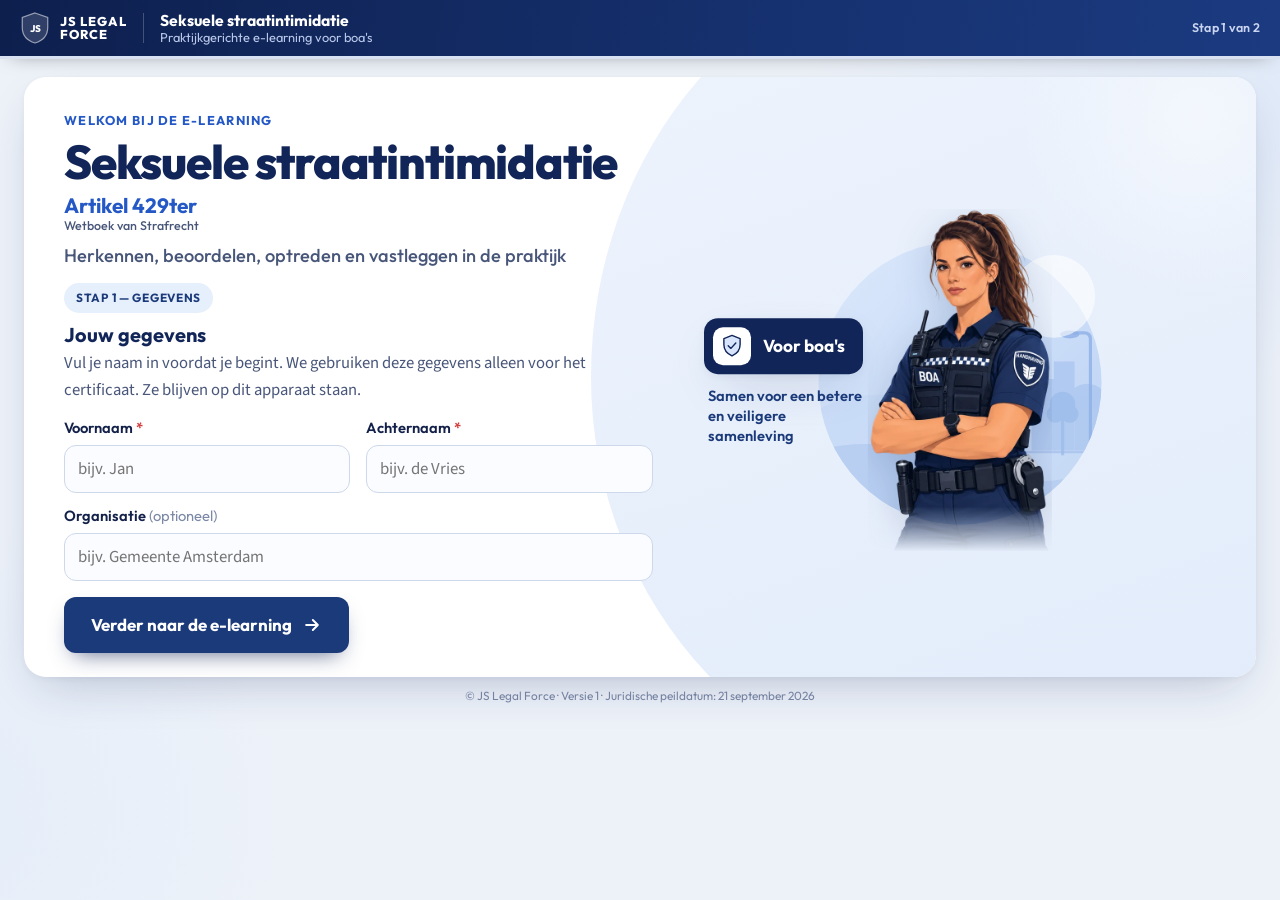
<file: index.html>
<!DOCTYPE html>
<html lang="nl">
<head>
<meta charset="UTF-8">
<meta name="viewport" content="width=device-width, initial-scale=1">
<title>Seksuele straatintimidatie — JS Legal Force</title>
<meta name="description" content="E-learning Seksuele straatintimidatie (artikel 429ter Sr) voor boa's en opsporingsambtenaren — JS Legal Force.">
<meta name="theme-color" content="#112558">
<link rel="icon" href="data:image/svg+xml,%3Csvg xmlns='http://www.w3.org/2000/svg' viewBox='0 0 40 44'%3E%3Cpath d='M20 2 37 8v13c0 11-7 18-17 21C10 39 3 32 3 21V8z' fill='%23112558'/%3E%3Ctext x='20' y='27' text-anchor='middle' font-family='Arial' font-size='13' font-weight='700' fill='%23fff'%3EJS%3C/text%3E%3C/svg%3E">
<link rel="preconnect" href="https://fonts.googleapis.com"><link rel="preconnect" href="https://fonts.gstatic.com" crossorigin>
<link href="https://fonts.googleapis.com/css2?family=Outfit:wght@500;600;700;800&family=Source+Sans+3:ital,wght@0,400;0,600;0,700;1,400&display=swap" rel="stylesheet">
<link rel="stylesheet" href="assets/app.css?v=r260923a">
</head>
<body>
<div id="app"></div>
<noscript><p style="padding:24px;font-family:sans-serif">Deze e-learning heeft JavaScript nodig.</p></noscript>
<script>window.__DATA__={"aantalOnderwerpen":6,"drempel":70,"eindtoets":[{"art":"scene-et-openbare-ruimte","artWide":true,"artPos":"55% 45%","artRatio":"3/2","casus":false,"juist":1,"opties":["Dat het gezag in de openbare ruimte zonder problemen kan werken.","Dat mensen zich vrij en veilig in de openbare ruimte kunnen bevinden en bewegen.","De eerbaarheid en de goede zeden als belangrijkste belangen van de oude zedendelicten.","De goede naam van de persoon die wordt aangesproken."],"thema":"Achtergrond","uitleg":"Dit is het juiste antwoord. Artikel 429ter Sr beschermt de vrijheid en veiligheid van mensen in de openbare ruimte. De kern van het verwijt is dat iemand daar tegen zijn of haar wil als seksueel object wordt benaderd (MvT, p. 116; Nota, p. 12). De andere antwoorden noemen belangen die hier niet het belangrijkst zijn.","vraag":"Welk belang wil artikel 429ter Sr volgens de wetgever vooral beschermen?"},{"casus":false,"juist":2,"opties":["De wet heeft alleen een symbolisch doel en geldt sinds 1 januari 2024.","De wet regelt vooral schadevergoeding en geldt sinds 1 juli 2025.","De wet maakt de norm duidelijk en probeert het gedrag te voorkomen. Het artikel geldt sinds 1 juli 2024.","De wet verplicht het Openbaar Ministerie iedere melding te vervolgen en geldt sinds 1 juli 2024."],"thema":"Achtergrond","uitleg":"Dit is het juiste antwoord. De strafbaarstelling heeft een normerende en een preventieve functie. Dit betekent dat de wet de norm duidelijk maakt en het gedrag probeert te voorkomen. Het artikel geldt sinds 1 juli 2024 (Nota, p. 12 en 50; MvT, p. 26; Stb. 2024, 61). De andere antwoorden noemen een verkeerde datum of een verkeerd doel.","vraag":"Welke andere doelen heeft artikel 429ter Sr naast handhaving, en sinds wanneer geldt het artikel?"},{"art":"scene-et-wetboek-429ter","artPos":"50% 50%","artRatio":"1/1","casus":false,"juist":3,"opties":["Eén bestanddeel is genoeg, bijvoorbeeld dat de opmerking vreesaanjagend is.","Alleen een aanraking kan dit delict opleveren.","De verdachte is alleen strafbaar als opzet op de intimidatie wordt bewezen.","Alle bestanddelen moeten aanwezig zijn. Ontbreekt er één, dan is het delict niet voltooid."],"thema":"Wettelijke bestanddelen","uitleg":"Dit is het juiste antwoord. Alle vier de bestanddelen moeten aanwezig zijn. Het gedrag vindt plaats in het openbaar. De verdachte benadert een ander indringend en seksueel. Dit gebeurt door opmerkingen, gebaren, geluiden of aanrakingen. De benadering is volgens algemene maatstaven vreesaanjagend, vernederend, kwetsend óf onterend (MvT, p. 114). Opzet is geen bestanddeel.","vraag":"Wat geldt voor de bestanddelen van artikel 429ter Sr?"},{"art":"scene-et-online-chat","artPos":"100% 50%","artRatio":"9/8","casus":false,"juist":1,"opties":["Nee. Het gaat alleen om fysieke openbare plaatsen.","Ja. De online omgeving moet dan voor veel mensen toegankelijk zijn en vergelijkbaar zijn met een openbare plaats.","Ja. Ieder bericht op sociale media is openbaar, ook als maar een paar mensen het zien.","Ja. Ook iedere besloten en afgeschermde chatgroep is openbaar."],"thema":"Wettelijke bestanddelen","uitleg":"Dit is het juiste antwoord. ‘In het openbaar’ gaat niet alleen over fysieke plaatsen. Het kan ook gaan om een online omgeving die voor veel mensen toegankelijk is en vergelijkbaar is met een openbare plaats (MvT, p. 116). Een besloten of afgeschermde omgeving is niet openbaar (Nota, p. 54).","vraag":"Kan ‘in het openbaar’ ook gelden voor gedrag op internet?"},{"casus":false,"juist":2,"opties":["De inhoud en de omstandigheden worden volledig los van elkaar beoordeeld.","Alleen de omstandigheden tellen. De inhoud is niet belangrijk.","De inhoud en de omstandigheden beïnvloeden elkaar.","Alleen de inhoud telt. De omstandigheden kunnen het oordeel niet veranderen."],"thema":"Context","uitleg":"Dit is het juiste antwoord. De wetgever noemt de inhoud en de omstandigheden ‘communicerende vaten’. Dit betekent dat ze elkaar beïnvloeden. Een uiting die op zichzelf niet voldoende is, kan door de omstandigheden toch onder de strafbepaling vallen (MvT, p. 117).","vraag":"Wat bedoelt de wetgever met ‘communicerende vaten’?"},{"casus":false,"juist":0,"opties":["Nee. De omstandigheden kunnen het oordeel veranderen. Gedrag op een druk plein bij daglicht kan anders worden beoordeeld dan hetzelfde gedrag in een donker steegje.","Ja. De omstandigheden mogen geen rol spelen.","Nee, maar alleen als de aangesproken persoon letsel heeft.","Nee, maar alleen als de verdachte de bedoeling had om te intimideren."],"thema":"Context","uitleg":"Dit is het juiste antwoord. De plaats, het tijdstip en andere omstandigheden kunnen het oordeel veranderen. De wetgever noemt het voorbeeld van een plein bij daglicht en een smal steegje in het donker (Nota, p. 54). Letsel en opzet zijn geen voorwaarden.","vraag":"Een collega zegt dat hetzelfde gedrag altijd dezelfde juridische beoordeling krijgt. Klopt dat?"},{"art":"scene-et-rechter-dossier","artPos":"50% 50%","artRatio":"1/1","casus":false,"juist":3,"opties":["Zonder aangifte van het slachtoffer is geen veroordeling mogelijk.","Alleen camerabeelden kunnen voldoende bewijs opleveren.","Naast een proces-verbaal is altijd nog ander onafhankelijk bewijs nodig.","Goed vastgelegde waarnemingen van opsporingsambtenaren kunnen voldoende bewijs opleveren."],"thema":"Jurisprudentie","uitleg":"Dit is het juiste antwoord. In ECLI:NL:RBROT:2024:9612 was de veroordeling gebaseerd op twee processen-verbaal van opsporingsambtenaren. Er was geen aangifte en er waren geen camerabeelden. Een aangifte of camerabeeld is dus niet altijd nodig.","vraag":"Wat leert de eerste gepubliceerde zaak over artikel 429ter Sr over het bewijs?"},{"art":"scene-et-rechter","artPos":"45% 35%","artRatio":"1/1","casus":false,"juist":0,"opties":["Artikel 429ter Sr noemt vier mogelijke kenmerken. Het slachtoffer hoeft dus niet bang te zijn.","Zonder angst bij het slachtoffer kan het artikel niet worden overtreden.","De rechter moet altijd dezelfde kwalificatie kiezen als het Openbaar Ministerie.","Het kenmerk ‘vernederend’ geldt alleen als het slachtoffer een ambtenaar is."],"thema":"Jurisprudentie","uitleg":"Dit is het juiste antwoord. Artikel 429ter Sr noemt vier mogelijke kenmerken: vreesaanjagend, vernederend, kwetsend of onterend. Het gedrag hoeft niet aan alle vier te voldoen. Vrees bij het slachtoffer is daarom niet vereist (ECLI:NL:RBMNE:2024:5727).","vraag":"De rechter vond een seksuele opmerking vernederend, kwetsend en onterend, maar niet vreesaanjagend. Wat betekent dit?"},{"art":"scene-et-bewijs","artWide":true,"artPos":"50% 45%","artRatio":"3/2","casus":false,"juist":3,"opties":["Dat de verdachte de bedoeling had om de ander te intimideren.","Dat het slachtoffer zich echt geïntimideerd voelde.","Dat de verdachte dit gedrag vaker heeft vertoond.","De wettelijke bestanddelen. Opzet of schuld hoeft niet te worden bewezen."],"thema":"Bewijs","uitleg":"Dit is het juiste antwoord. Artikel 429ter Sr is een overtreding. Opzet en schuld staan niet als bestanddeel in deze strafbepaling. Je bewijst daarom de wettelijke bestanddelen (MvT, p. 114). De persoonlijke ervaring van het slachtoffer en herhaald gedrag zijn geen aparte voorwaarden.","vraag":"Wat moet je bij artikel 429ter Sr bewijzen?"},{"art":"scene-et-uitgaan2","artWide":true,"artPos":"50% 40%","artRatio":"3/2","casus":true,"juist":3,"opties":["Je houdt de man direct aan voor seksuele straatintimidatie, omdat de vrouw niet op hem reageert.","Je beëindigt je bemoeienis, omdat je niet zeker weet of alle bestanddelen van artikel 429ter Sr zijn vervuld.","Je maakt direct proces-verbaal op voor artikel 429ter Sr en laat de verdere beoordeling volledig aan het OM over.","Je blijft waarnemen, beoordeelt of een passende interventie mogelijk is, gaat zo nodig met de persoon in gesprek en legt relevante waarnemingen binnen je bevoegdheden en werkwijze vast."],"thema":"Optreden in de praktijk","uitleg":"Dit is het juiste antwoord. Twijfel over een voltooid delict betekent niet automatisch dat je niets kunt doen. Blijf waarnemen en beoordeel of een passende interventie mogelijk en passend is. Je kunt de persoon aanspreken, uitleggen wat je ziet en waarom het gedrag niet wenselijk is. Leg relevante waarnemingen vast voor zover dat binnen je bevoegdheden en werkwijze mogelijk is. Nieuwe gedragingen of omstandigheden kunnen aanleiding zijn om de situatie opnieuw te beoordelen.","vraag":"Praktijkcasus. In een uitgaansgebied maakt een man een opmerking over het uiterlijk van een onbekende vrouw. Zij reageert niet en loopt door. De man roept haar nog iets na, maar volgt haar niet. Je twijfelt of alle bestanddelen van artikel 429ter Sr zijn vervuld. Wat is de beste handelwijze?"},{"art":"scene-et-pv-computer","artWide":true,"artPos":"50% 35%","artRatio":"3/2","casus":false,"juist":0,"opties":["Beschrijf de letterlijke woorden of gedraging, de plaats, de tijd, de omstandigheden en de zichtbare reactie.","Schrijf alleen jouw juridische conclusie op, bijvoorbeeld: ‘Hij intimideerde haar.’","Noteer alleen de persoonsgegevens van de verdachte.","Noteer alleen één juridisch kenmerk, bijvoorbeeld ‘vreesaanjagend’."],"thema":"Proces-verbaal","uitleg":"Dit is het juiste antwoord. Beschrijf de feiten zo precies mogelijk. Het OM beoordeelt de zaak en beslist over de afdoening. Wordt de zaak aan de rechter voorgelegd, dan beoordeelt de rechter het bewijs en de juridische kwalificatie. Een juridisch oordeel zonder de feiten is niet voldoende.","vraag":"Hoe leg je jouw waarneming het beste vast in een proces-verbaal?"},{"art":"scene-et-waarneming","artPos":"50% 30%","casus":true,"juist":1,"opties":["Ik stelde vast dat de man de vrouw seksueel intimideerde, omdat zijn opmerkingen duidelijk voor haar bedoeld waren.","Ik zag dat de man zijn hoofd in de richting van de vrouw draaide en naar haar keek. Ik hoorde hem zeggen: ‘Schatje, jij ziet er lekker uit vanavond.’ Ik zag dat de vrouw snel wegkeek van de man.","Ik hoorde van de vrouw dat de man haar seksueel intimideerde. Ik nam daarom als eigen waarneming op dat de man seksuele opmerkingen tegen haar maakte.","Ik zag dat de verdachte zich intimiderend gedroeg en hoorde dat hij ongepaste opmerkingen tegen de vrouw maakte."],"thema":"Proces-verbaal","uitleg":"Dit is het juiste antwoord. Hier beschrijft de BOA precies wat zij zelf ziet en hoort. Zij trekt geen conclusie, maar beschrijft de feiten.","vraag":"Welk deel legt de eigen waarneming het meest duidelijk en controleerbaar vast?"},{"art":"scene-et-portiek","artWide":true,"artPos":"50% 30%","artRatio":"3/2","casus":true,"juist":1,"opties":["Het gedrag valt niet onder artikel 429ter Sr, omdat de man de vrouw niet heeft aangeraakt.","Het gedrag kan onder artikel 429ter Sr vallen. De plaats, het tijdstip, de herhaling en de korte afstand tellen mee bij de beoordeling.","Het gedrag is alleen strafbaar als de vrouw aangifte doet.","Het gedrag is alleen strafbaar als wordt bewezen dat de man haar wilde intimideren."],"thema":"Casus","uitleg":"Dit is het juiste antwoord. De feiten kunnen passen bij alle bestanddelen. Het gedrag vindt plaats in het openbaar. De man benadert de vrouw indringend en seksueel door opmerkingen. De plaats, het tijdstip, de herhaling en de korte afstand tellen mee bij de beoordeling volgens algemene maatstaven (MvT, p. 114–117). Een aanraking, aangifte of bewijs van opzet is niet vereist. Het OM beoordeelt de zaak en beslist over de afdoening. Het OM kan seponeren, een strafbeschikking opleggen of de zaak aan de rechter voorleggen. Met een strafbeschikking kan het OM bijvoorbeeld een geldboete of taakstraf opleggen. De verdachte kan daartegen in verzet gaan. Het OM beoordeelt de zaak dan opnieuw. Blijft het verzet bestaan, dan wordt de zaak aan de rechter voorgelegd.","vraag":"Praktijkcasus. Het is laat in de avond. In een verlaten portiek blokkeert een man kort de doorgang van een onbekende vrouw. Hij maakt van dichtbij meerdere seksuele opmerkingen en lacht om haar reactie. De vrouw kijkt angstig. Welke beoordeling past het beste?"},{"casus":true,"juist":2,"opties":["Schrijf alleen jouw conclusie op dat het seksuele intimidatie was.","Wacht op een aangifte, want zonder aangifte is er geen bruikbaar bewijs.","Beschrijf precies wat je zag en hoorde, waaronder de woorden, plaats, tijd, afstand, herhaling en zichtbare reactie.","Vraag eerst om een bekentenis, want zonder bekentenis kan de zaak niet doorgaan."],"thema":"Casus","uitleg":"Dit is het juiste antwoord. Leg de feiten duidelijk en controleerbaar vast. Volgens artikel 344, tweede lid, Sv kan één proces-verbaal van een opsporingsambtenaar voldoende bewijs zijn. Het proces-verbaal moet dan wel aan de wettelijke eisen voldoen. Een aangifte, camerabeeld of bekentenis is niet altijd nodig.","vraag":"Praktijkcasus. Je hebt het gedrag uit de vorige casus zelf gezien en gehoord. Er is geen aangifte en geen camerabeeld. Hoe maak je een bruikbaar proces-verbaal?"},{"casus":true,"juist":1,"opties":["Je wacht tot iemand daadwerkelijk seksuele straatintimidatie pleegt. Preventief optreden hoort niet bij het werk van een BOA.","Je bent zichtbaar aanwezig, houdt risicoplekken en groepen in de gaten, spreekt mensen zo nodig vroegtijdig aan en werkt samen met andere betrokken partijen.","Je controleert alleen personen die eerder zijn veroordeeld voor seksuele straatintimidatie.","Je houdt iedereen die opmerkingen naar voorbijgangers maakt direct aan om te voorkomen dat de situatie erger wordt."],"thema":"Preventie","uitleg":"Preventie begint vaak vóórdat er sprake is van een strafbaar feit. Zichtbaar aanwezig zijn, goed observeren, letten op bekende risicoplekken en risicomomenten, vroegtijdig aanspreken en samenwerken met collega's en andere partijen kunnen seksuele straatintimidatie helpen voorkomen. Preventief handelen is iets anders dan handhavend of strafvorderlijk optreden. Daarvoor blijft een wettelijke grondslag nodig. Je hoeft dus niet altijd te wachten tot er een strafbaar feit is gepleegd, maar je kunt ook niet iedereen zomaar controleren of aanhouden.","vraag":"Praktijkvraag. Je werkt als BOA in een druk uitgaansgebied waar regelmatig meldingen zijn van seksuele straatintimidatie. Wat kun je doen om seksuele straatintimidatie te helpen voorkomen?"}],"eindtoetsDrempel":80,"kaderLabel":"Artikel 429ter Sr","opleiding":"Seksuele straatintimidatie","peildatum":"21 september 2026","subtitel":"SEKSUELE STRAATINTIMIDATIE — E-LEARNING VOOR OPSPORINGSAMBTENAREN","topics":[{"icoon":"megafoon","id":"m1","kader":"Cursus","nr":1,"pages":[{"html":"<h2 class=\"ptitle\">Leerdoelen</h2><p class=\"pintro\">Wat je na dit onderwerp kunt.</p><ul class=\"lo\"><li><span class=\"lo-ic\"><svg viewBox=\"0 0 24 24\" fill=\"none\" stroke=\"currentColor\" stroke-width=\"2\" stroke-linecap=\"round\" stroke-linejoin=\"round\" aria-hidden=\"true\"><path d=\"M20 6 9 17l-5-5\"/></svg></span><span>weet je hoe deze cursus is opgebouwd;</span></li><li><span class=\"lo-ic\"><svg viewBox=\"0 0 24 24\" fill=\"none\" stroke=\"currentColor\" stroke-width=\"2\" stroke-linecap=\"round\" stroke-linejoin=\"round\" aria-hidden=\"true\"><path d=\"M20 6 9 17l-5-5\"/></svg></span><span>ken je de leerdoelen en weet je hoe de toetsen zijn opgebouwd;</span></li><li><span class=\"lo-ic\"><svg viewBox=\"0 0 24 24\" fill=\"none\" stroke=\"currentColor\" stroke-width=\"2\" stroke-linecap=\"round\" stroke-linejoin=\"round\" aria-hidden=\"true\"><path d=\"M20 6 9 17l-5-5\"/></svg></span><span>weet je wat van je wordt verwacht om het certificaat te behalen.</span></li></ul>","kind":"lo","titel":"Leerdoelen"},{"html":"<h2 class=\"ptitle\">Welkom</h2><div class=\"main\"><p>Welkom bij de cursus Seksuele straatintimidatie. Je leert in deze cursus drie dingen. Je leert het delict van artikel 429ter Sr herkennen. Je leert wat dit delict juridisch betekent. En je leert hoe je een situatie in de praktijk goed beoordeelt en vastlegt.</p><p>Je sluit de cursus af met een eindtoets. Haal je de eindtoets, dan krijg je een certificaat.</p></div>","kind":"theory","titel":"Welkom"},{"html":"<h2 class=\"ptitle\">Opzet van de cursus</h2><div class=\"main\"><p>De cursus bestaat uit acht onderwerpen. Je begint met deze introductie. Daarna volgen zes inhoudelijke onderwerpen. Het laatste onderwerp is een samenvatting. Daarna maak je de eindtoets.</p><p>Elk inhoudelijk onderwerp begint met de leerdoelen. Daarna krijg je korte stukken theorie. Die wisselen af met wetsartikelen, rechtspraak, praktijkvoorbeelden en kennisvragen. Je voortgang wordt bewaard op dit apparaat. Je kunt dus later verdergaan waar je gebleven was.</p></div>","kind":"theory","titel":"Opzet van de cursus"},{"html":"<div class=\"figcap\">Opzet van de cursus</div><figure class=\"illu\"><svg viewBox=\"0 0 560 356\" role=\"img\" aria-labelledby=\"lr-t lr-d\" font-family=\"'Outfit',system-ui,sans-serif\" xmlns=\"http://www.w3.org/2000/svg\">\n<title id=\"lr-t\">Opbouw van de cursus</title>\n<desc id=\"lr-d\">De route: introductie, zes inhoudelijke onderwerpen, samenvatting, de eindtoets (ten minste tachtig procent) en het certificaat. De voortgang wordt bewaard, zodat je later kunt verdergaan.</desc>\n<rect x=\"70\" y=\"14\" width=\"420\" height=\"44\" rx=\"12\" fill=\"var(--grijs-licht)\" stroke=\"var(--blauw-licht)\" stroke-width=\"1.8\"/><text x=\"280\" y=\"41\" text-anchor=\"middle\" class=\"il-main\" font-weight=\"700\" fill=\"currentColor\">Introductie</text>\n<line x1=\"280\" y1=\"58\" x2=\"280\" y2=\"72\" stroke=\"var(--blauw-licht)\" stroke-width=\"2.2\"/><path d=\"M273 66l7 8l7 -8\" fill=\"none\" stroke=\"var(--blauw-licht)\" stroke-width=\"2.2\" stroke-linecap=\"round\" stroke-linejoin=\"round\"/>\n<rect x=\"70\" y=\"74\" width=\"420\" height=\"44\" rx=\"12\" fill=\"var(--grijs-licht)\" stroke=\"var(--blauw-licht)\" stroke-width=\"1.8\"/><text x=\"280\" y=\"101\" text-anchor=\"middle\" class=\"il-main\" font-weight=\"700\" fill=\"currentColor\">Zes inhoudelijke onderwerpen</text>\n<line x1=\"280\" y1=\"118\" x2=\"280\" y2=\"132\" stroke=\"var(--blauw-licht)\" stroke-width=\"2.2\"/><path d=\"M273 126l7 8l7 -8\" fill=\"none\" stroke=\"var(--blauw-licht)\" stroke-width=\"2.2\" stroke-linecap=\"round\" stroke-linejoin=\"round\"/>\n<rect x=\"70\" y=\"134\" width=\"420\" height=\"44\" rx=\"12\" fill=\"var(--grijs-licht)\" stroke=\"var(--blauw-licht)\" stroke-width=\"1.8\"/><text x=\"280\" y=\"161\" text-anchor=\"middle\" class=\"il-main\" font-weight=\"700\" fill=\"currentColor\">Samenvatting</text>\n<line x1=\"280\" y1=\"178\" x2=\"280\" y2=\"192\" stroke=\"var(--blauw-licht)\" stroke-width=\"2.2\"/><path d=\"M273 186l7 8l7 -8\" fill=\"none\" stroke=\"var(--blauw-licht)\" stroke-width=\"2.2\" stroke-linecap=\"round\" stroke-linejoin=\"round\"/>\n<rect x=\"70\" y=\"194\" width=\"420\" height=\"44\" rx=\"12\" fill=\"var(--grijs-licht)\" stroke=\"var(--blauw)\" stroke-width=\"2.2\"/><text x=\"280\" y=\"221\" text-anchor=\"middle\" class=\"il-main\" font-weight=\"700\" fill=\"currentColor\">Eindtoets · ten minste 80%</text>\n<line x1=\"280\" y1=\"238\" x2=\"280\" y2=\"252\" stroke=\"var(--blauw-licht)\" stroke-width=\"2.2\"/><path d=\"M273 246l7 8l7 -8\" fill=\"none\" stroke=\"var(--blauw-licht)\" stroke-width=\"2.2\" stroke-linecap=\"round\" stroke-linejoin=\"round\"/>\n<rect x=\"70\" y=\"254\" width=\"420\" height=\"44\" rx=\"12\" fill=\"var(--groen-licht)\" stroke=\"var(--groen)\" stroke-width=\"2\"/><text x=\"280\" y=\"281\" text-anchor=\"middle\" class=\"il-main\" font-weight=\"700\" fill=\"var(--groen)\">Certificaat</text>\n<text x=\"280\" y=\"330\" text-anchor=\"middle\" class=\"il-note\" font-style=\"italic\" fill=\"var(--tekst-mid)\">Je voortgang wordt bewaard; je kunt later verdergaan.</text>\n</svg></figure>","kind":"figuur","titel":"Opzet van de cursus"},{"html":"<h2 class=\"ptitle\">Kort samengevat</h2><div class=\"kaart k-onthoud\"><div class=\"kaart-h\"><span class=\"kaart-ic\"><svg viewBox=\"0 0 24 24\" fill=\"none\" stroke=\"currentColor\" stroke-width=\"2\" stroke-linecap=\"round\" stroke-linejoin=\"round\" aria-hidden=\"true\"><path d=\"M12 3l2.5 5.5L20 9l-4 4 1 6-5-3-5 3 1-6-4-4 5.5-.5z\"/></svg></span><span class=\"kaart-lab\">Onthoud</span></div><div class=\"kaart-b\"><ul class=\"punten\"><li>Acht onderwerpen. Daarna volgt de eindtoets. Haal je die, dan krijg je een certificaat.</li><li>Zes inhoudelijke onderwerpen gaan over de achtergrond, de wettelijke bestanddelen, de context, de rechtspraak, het bewijs en het proces-verbaal.</li><li>Theorie, wet, rechtspraak, praktijk en toetsing wisselen elkaar af.</li></ul></div></div>","kind":"onthoud","titel":"Kort samengevat"}],"titel":"Introductie","type":"intro","vragen":[]},{"icoon":"balans","id":"m2","kader":"Art. 429ter Sr","nr":2,"pages":[{"html":"<h2 class=\"ptitle\">Leerdoelen</h2><p class=\"pintro\">Wat je na dit onderwerp kunt.</p><ul class=\"lo\"><li><span class=\"lo-ic\"><svg viewBox=\"0 0 24 24\" fill=\"none\" stroke=\"currentColor\" stroke-width=\"2\" stroke-linecap=\"round\" stroke-linejoin=\"round\" aria-hidden=\"true\"><path d=\"M20 6 9 17l-5-5\"/></svg></span><span>uitleggen waarom seksuele intimidatie in het openbaar apart strafbaar is gesteld;</span></li><li><span class=\"lo-ic\"><svg viewBox=\"0 0 24 24\" fill=\"none\" stroke=\"currentColor\" stroke-width=\"2\" stroke-linecap=\"round\" stroke-linejoin=\"round\" aria-hidden=\"true\"><path d=\"M20 6 9 17l-5-5\"/></svg></span><span>uitleggen welke problemen volgens de wetgever aanleiding waren voor de nieuwe wet;</span></li><li><span class=\"lo-ic\"><svg viewBox=\"0 0 24 24\" fill=\"none\" stroke=\"currentColor\" stroke-width=\"2\" stroke-linecap=\"round\" stroke-linejoin=\"round\" aria-hidden=\"true\"><path d=\"M20 6 9 17l-5-5\"/></svg></span><span>in grote lijnen uitleggen wat het doel van artikel 429ter Sr is en welke norm de wet duidelijk maakt;</span></li><li><span class=\"lo-ic\"><svg viewBox=\"0 0 24 24\" fill=\"none\" stroke=\"currentColor\" stroke-width=\"2\" stroke-linecap=\"round\" stroke-linejoin=\"round\" aria-hidden=\"true\"><path d=\"M20 6 9 17l-5-5\"/></svg></span><span>het verschil uitleggen tussen het doel van de wet en de wettelijke bestanddelen;</span></li><li><span class=\"lo-ic\"><svg viewBox=\"0 0 24 24\" fill=\"none\" stroke=\"currentColor\" stroke-width=\"2\" stroke-linecap=\"round\" stroke-linejoin=\"round\" aria-hidden=\"true\"><path d=\"M20 6 9 17l-5-5\"/></svg></span><span>uitleggen waarom je de context en het bewijs zorgvuldig moet beoordelen.</span></li></ul>","kind":"lo","titel":"Leerdoelen"},{"html":"<h2 class=\"ptitle\">Inleiding</h2><div class=\"main\"><p>Seksuele intimidatie in het openbaar is een zelfstandige overtreding. Die overtreding staat in artikel 429ter Sr. Dit artikel is in het Wetboek van Strafrecht gekomen door de Wet seksuele misdrijven.<sup class=\"fn\">1</sup> Het artikel geldt sinds 1 juli 2024.<sup class=\"fn\">2</sup></p></div><div class=\"bronnen-blok\"><div class=\"bb-t\">Bronnen</div><ol class=\"bb-l\"><li>Stb. 2024, 59 (Wet seksuele misdrijven).</li><li>Stb. 2024, 61 (inwerkingtredingsbesluit).</li></ol></div>","kind":"theory","titel":"Inleiding"},{"html":"<h2 class=\"ptitle\">Inleiding (vervolg)</h2><div class=\"main\"><p>Dit onderwerp gaat over de achtergrond en het doel van de strafbaarstelling. De delictsomschrijving is de omschrijving van het strafbare feit in de wet. In het volgende onderwerp behandelen we deze delictsomschrijving en de bestanddelen één voor één.</p></div>","kind":"theory","titel":"Inleiding (vervolg)"},{"html":"<span class=\"q-soort\">Voorbeeld</span><h2 class=\"ptitle\">Een herkenbare situatie</h2><p class=\"lees\">Je surveilleert in een drukke winkelstraat. Iemand maakt steeds opmerkingen tegen een voorbijganger. Diegene blijft ook opvallend dicht bij haar lopen. Je ziet dat de voorbijganger zich zichtbaar ongemakkelijk voelt. De vraag is dan: welke rol speelt het strafrecht in zo'n situatie?</p>","kind":"casus","titel":"Een herkenbare situatie"},{"html":"<span class=\"q-soort\">Voorbeeld</span><h2 class=\"ptitle\">Een herkenbare situatie — betekenis</h2><div class=\"kaart k-voorbeeld\"><div class=\"kaart-h\"><span class=\"kaart-ic\"><svg viewBox=\"0 0 24 24\" fill=\"none\" stroke=\"currentColor\" stroke-width=\"2\" stroke-linecap=\"round\" stroke-linejoin=\"round\" aria-hidden=\"true\"><path d=\"M12 3v18M7 21h10\"/><path d=\"M12 6 5 8m7-2 7 2\"/><path d=\"M5 8 2.5 13a3 3 0 0 0 5 0L5 8Zm14 0-2.5 5a3 3 0 0 0 5 0L19 8Z\"/></svg></span><span class=\"kaart-lab\">Voorbeeld</span></div><div class=\"kaart-t\">Betekenis voor de praktijk</div><div class=\"kaart-b\"><p>In dit onderwerp geven we nog geen juridisch eindoordeel over deze situatie. Je leert hier eerst de achtergrond en het doel van de strafbaarstelling. Dat is het kader. In de volgende onderwerpen toets je zulke situaties aan de bestanddelen en aan de context.</p></div></div>","kind":"casus","titel":"Een herkenbare situatie — betekenis"},{"html":"<h2 class=\"ptitle\">Achtergrond in de samenleving</h2><div class=\"main\"><p>Veel mensen krijgen te maken met seksuele intimidatie. Dat gebeurt in de openbare ruimte en online. Tegelijk beseffen steeds meer mensen in de samenleving hoe vaak dit voorkomt en hoe schadelijk het is.<sup class=\"fn\">1</sup></p></div><div class=\"bronnen-blok\"><div class=\"bb-t\">Bronnen</div><ol class=\"bb-l\"><li>Kamerstukken II 2022/23, 36 222, nr. 3 (Memorie van toelichting), p. 10.</li></ol></div>","kind":"theory","titel":"Achtergrond in de samenleving"},{"html":"<h2 class=\"ptitle\">Achtergrond in de samenleving (vervolg)</h2><div class=\"main\"><p>De toelichting onderbouwt dit met cijfers van het Centraal Bureau voor de Statistiek. Die cijfers laten zien dat straatintimidatie vaak voorkomt. Vooral jonge vrouwen krijgen ermee te maken.<sup class=\"fn\">1</sup> Let op: het gaat om straatintimidatie zoals mensen die zelf hebben ervaren. Dat is niet hetzelfde als een bewezen strafbaar feit in de zin van artikel 429ter Sr.</p></div><div class=\"bronnen-blok\"><div class=\"bb-t\">Bronnen</div><ol class=\"bb-l\"><li>Kamerstukken II 2022/23, 36 222, nr. 3 (Memorie van toelichting), p. 5–6.</li></ol></div>","kind":"theory","titel":"Achtergrond in de samenleving (vervolg)"},{"html":"<h2 class=\"ptitle\">Achtergrond in de samenleving (vervolg)</h2><div class=\"main\"><p>De wetgever gaat uit van een sociale norm. Die norm is: iedereen moet zich vrij en ongehinderd in het openbaar kunnen bewegen, zonder angst voor ongewenste seksuele toenadering. Seksuele intimidatie tast die sociale veiligheid aan.<sup class=\"fn\">1</sup></p></div><div class=\"bronnen-blok\"><div class=\"bb-t\">Bronnen</div><ol class=\"bb-l\"><li>Kamerstukken II 2022/23, 36 222, nr. 3 (Memorie van toelichting), p. 10.</li></ol></div>","kind":"theory","titel":"Achtergrond in de samenleving (vervolg)"},{"html":"<h2 class=\"ptitle\">Waarom een aparte strafbaarstelling?</h2><div class=\"main\"><p>Vóór deze wet had seksuele intimidatie in de openbare ruimte geen duidelijke, eigen plaats in het Wetboek van Strafrecht. Daarom moesten verschillende wetsartikelen worden gebruikt om dit gedrag te vervolgen.<sup class=\"fn\">1</sup></p></div><div class=\"bronnen-blok\"><div class=\"bb-t\">Bronnen</div><ol class=\"bb-l\"><li>Kamerstukken II 2022/23, 36 222, nr. 3 (Memorie van toelichting), p. 10.</li></ol></div>","kind":"theory","titel":"Waarom een aparte strafbaarstelling?"},{"html":"<h2 class=\"ptitle\">Waarom een aparte strafbaarstelling? (vervolg)</h2><div class=\"main\"><p>Er zijn ook regelingen in het civiele recht en het arbeidsrecht. Volgens de wetgever losten die regels het probleem niet goed genoeg op. Ook maakten ze niet duidelijk waarom dit gedrag strafbaar moest zijn.<sup class=\"fn\">1</sup></p></div><div class=\"bronnen-blok\"><div class=\"bb-t\">Bronnen</div><ol class=\"bb-l\"><li>Kamerstukken II 2022/23, 36 222, nr. 3 (Memorie van toelichting), p. 11.</li></ol></div>","kind":"theory","titel":"Waarom een aparte strafbaarstelling? (vervolg)"},{"html":"<h2 class=\"ptitle\">Waarom een aparte strafbaarstelling? (vervolg)</h2><div class=\"main\"><p>Ook regels van gemeenten boden geen goede oplossing. Rotterdam had straatintimidatie verboden in de lokale verordening. Het gerechtshof Den Haag oordeelde dat deze regel onverbindend was. Dat betekent dat de regel niet mocht worden toegepast. Iemand kon daarom niet op basis van deze regel worden gestraft.</p><p>Het hof gaf daarvoor twee redenen. Ten eerste beperkt zo’n verbod de vrijheid van meningsuiting. Alleen de regering en het parlement mogen samen zo’n beperking in een wet vastleggen. Een gemeente mag dit dus niet zelf regelen. Ten tweede was uit de tekst niet duidelijk genoeg welk gedrag precies verboden was.</p><p>Daarom kon seksuele straatintimidatie niet goed worden aangepakt met alleen een regel van de gemeente.</p></div><div class=\"bronnen-blok\"><div class=\"bb-t\">Bronnen</div><ol class=\"bb-l\"><li>Hof Den Haag 19 december 2019, ECLI:NL:GHDHA:2019:3293.</li></ol></div>","kind":"theory","titel":"Waarom een aparte strafbaarstelling? (vervolg)"},{"html":"<h2 class=\"ptitle\">Waarom een aparte strafbaarstelling? (vervolg)</h2><div class=\"main\"><p>De wetgever legt uit dat alleen regels van gemeenten geen goede juridische oplossing boden.<sup class=\"fn\">1</sup></p><p>Het Wetboek van Strafrecht is een wet in formele zin. Dat betekent dat de regering en het parlement deze wet samen hebben gemaakt. Daarom koos de wetgever voor een aparte strafbaarstelling die in heel Nederland geldt.<sup class=\"fn\">2</sup></p></div><div class=\"bronnen-blok\"><div class=\"bb-t\">Bronnen</div><ol class=\"bb-l\"><li>Kamerstukken II 2022/23, 36 222, nr. 3 (Memorie van toelichting), p. 11.</li><li>Kamerstukken II 2022/23, 36 222, nr. 3 (Memorie van toelichting), p. 26.</li></ol></div>","kind":"theory","titel":"Waarom een aparte strafbaarstelling? (vervolg)"},{"html":"<h2 class=\"ptitle\">Juridisch kader</h2><div class=\"kaart k-kader law-card\"><div class=\"kaart-h\"><span class=\"kaart-ic\"><svg viewBox=\"0 0 24 24\" fill=\"none\" stroke=\"currentColor\" stroke-width=\"2\" stroke-linecap=\"round\" stroke-linejoin=\"round\" aria-hidden=\"true\"><path d=\"M7 3h7l4 4v14H7z\"/><path d=\"M14 3v4h4M10 12h5M10 16h5\"/></svg></span><span class=\"kaart-lab\">Juridisch kader</span></div><div class=\"kaart-t\">Artikel 429ter Sr · Wetboek van Strafrecht</div><div class=\"kaart-b\"><p class=\"law-intro\">Artikel 429ter Sr is de strafbaarstelling van seksuele intimidatie in het openbaar. Dit is het artikel waarmee je als opsporingsambtenaar in de praktijk werkt. Het geldt sinds 1 juli 2024.</p><div class=\"law-quote\"><div class=\"law-quote-head\"><span class=\"law-quote-icon\"><svg viewBox=\"0 0 24 24\" fill=\"none\" stroke=\"currentColor\" stroke-width=\"2\" stroke-linecap=\"round\" stroke-linejoin=\"round\" aria-hidden=\"true\"><path d=\"M4 5a2 2 0 0 1 2-2h12v16H6a2 2 0 0 0-2 2z\"/><path d=\"M18 3v18\"/></svg></span><span>Wettekst</span></div><p class=\"wet law-text\">«Degene die <mark class=\"law-part\">in het openbaar</mark> een ander <mark class=\"law-part\">indringend seksueel benadert</mark> door middel van <mark class=\"law-part\">opmerkingen, gebaren, geluiden of aanrakingen</mark> op een wijze die <mark class=\"law-part\">vreesaanjagend, vernederend, kwetsend of onterend</mark> is te achten, wordt gestraft met hechtenis van ten hoogste drie maanden of geldboete van de derde categorie.»<sup class=\"fn\">1</sup></p></div><div class=\"law-grid\"><section class=\"law-mini\"><div class=\"law-mini-head\"><span class=\"law-mini-icon\"><svg viewBox=\"0 0 24 24\" fill=\"none\" stroke=\"currentColor\" stroke-width=\"2\" stroke-linecap=\"round\" stroke-linejoin=\"round\" aria-hidden=\"true\"><path d=\"M7 3h7l4 4v14H7z\"/><path d=\"M14 3v4h4M10 12h5M10 16h5\"/></svg></span><span>Wat betekent dit?</span></div><p>Het gaat om een overtreding. Het artikel staat in het Derde Boek, Titel II, van het Wetboek van Strafrecht.</p></section><section class=\"law-mini\"><div class=\"law-mini-head\"><span class=\"law-mini-icon\"><svg viewBox=\"0 0 24 24\" fill=\"none\" stroke=\"currentColor\" stroke-width=\"2\" stroke-linecap=\"round\" stroke-linejoin=\"round\" aria-hidden=\"true\"><path d=\"M4 5a2 2 0 0 1 2-2h12v16H6a2 2 0 0 0-2 2z\"/><path d=\"M18 3v18\"/></svg></span><span>Belangrijk voor de praktijk</span></div><p>Het artikel beschrijft welk gedrag onder bepaalde voorwaarden strafbaar kan zijn. Het kan bijvoorbeeld gaan om opmerkingen, gebaren, geluiden of aanrakingen. Niet elke seksuele opmerking of gedraging is dus automatisch strafbaar. Daarvoor moet aan alle bestanddelen van artikel 429ter Sr zijn voldaan.</p></section></div><div class=\"law-definition\"><span class=\"law-definition-icon\"><svg viewBox=\"0 0 24 24\" fill=\"none\" stroke=\"currentColor\" stroke-width=\"2\" stroke-linecap=\"round\" stroke-linejoin=\"round\" aria-hidden=\"true\"><path d=\"M7 3h7l4 4v14H7z\"/><path d=\"M14 3v4h4M10 12h5M10 16h5\"/></svg></span><p><strong>Bestanddelen</strong> zijn de onderdelen die aanwezig moeten zijn voordat er sprake is van het delict. We leggen ze in het volgende onderwerp stap voor stap uit.</p></div></div></div><div class=\"bronnen-blok\"><div class=\"bb-t\">Bronnen</div><ol class=\"bb-l\"><li>Artikel 429ter Sr (Wetboek van Strafrecht), geldend vanaf 1 juli 2024; Stb. 2024, 59.</li></ol></div>","kind":"kader","titel":"Juridisch kader"},{"html":"<h2 class=\"ptitle\">Wettelijke inbedding</h2><div class=\"main\"><p>Artikel 429ter Sr is een overtreding. Het artikel staat in het Derde Boek, Titel II, van het Wetboek van Strafrecht. Die titel gaat over overtredingen betreffende de openbare orde.<sup class=\"fn\">1</sup></p><p>Het artikel geldt sinds 1 juli 2024. Een apart besluit bepaalde deze ingangsdatum.<sup class=\"fn\">2</sup></p></div><div class=\"bronnen-blok\"><div class=\"bb-t\">Bronnen</div><ol class=\"bb-l\"><li>Kamerstukken II 2022/23, 36 222, nr. 3 (Memorie van toelichting), p. 26.</li><li>Stb. 2024, 61 (inwerkingtredingsbesluit).</li></ol></div>","kind":"theory","titel":"Wettelijke inbedding"},{"html":"<h2 class=\"ptitle\">Doel van de strafbaarstelling</h2><div class=\"main\"><p>De wetgever wil met de strafbaarstelling een norm nadrukkelijk duidelijk maken. Die norm is: seksueel intimiderend gedrag in de openbare ruimte is niet aanvaardbaar.<sup class=\"fn\">1</sup></p></div><div class=\"bronnen-blok\"><div class=\"bb-t\">Bronnen</div><ol class=\"bb-l\"><li>Kamerstukken II 2022/23, 36 222, nr. 3 (Memorie van toelichting), p. 26.</li></ol></div>","kind":"theory","titel":"Doel van de strafbaarstelling"},{"html":"<h2 class=\"ptitle\">Doel van de strafbaarstelling (vervolg)</h2><div class=\"main\"><p>Het artikel maakt strafrechtelijk optreden mogelijk als aan de wettelijke voorwaarden is voldaan. Daarnaast heeft deze strafbaarstelling twee andere functies.</p><p>De wetgever maakt er duidelijk mee dat seksueel intimiderend gedrag in het openbaar niet wordt geaccepteerd en strafbaar kan zijn. Dit heet de normerende functie: de wet maakt de norm duidelijk. Ook moet de strafbaarstelling mensen ontmoedigen om dit gedrag te vertonen. Dit heet de preventieve functie: de wet probeert het gedrag te voorkomen. Het artikel geeft dus een signaal aan mogelijke daders. De wetgever hoopt dat mensen zich hier meer bewust van worden. Dat kan op termijn helpen om gedrag te veranderen. Zo kan er minder seksuele intimidatie komen.<sup class=\"fn\">1</sup></p></div><div class=\"bronnen-blok\"><div class=\"bb-t\">Bronnen</div><ol class=\"bb-l\"><li>Kamerstukken II 2022/23, 36 222, nr. 7 (Nota naar aanleiding van het verslag), p. 12.</li></ol></div>","kind":"theory","titel":"Doel van de strafbaarstelling (vervolg)"},{"html":"<h2 class=\"ptitle\">Doel van de strafbaarstelling (vervolg)</h2><div class=\"main\"><p>Een strafbaarstelling werkt alleen als er in de praktijk ook echt wordt opgetreden tegen strafbaar gedrag. De regering vindt effectieve handhaving daarom van groot belang. Door op te treden laat je zien dat dit gedrag niet wordt geaccepteerd. Zo krijgt het artikel betekenis in de praktijk en worden mensen ervan weerhouden om dit gedrag te vertonen.<sup class=\"fn\">1</sup></p></div><div class=\"bronnen-blok\"><div class=\"bb-t\">Bronnen</div><ol class=\"bb-l\"><li>Kamerstukken II 2022/23, 36 222, nr. 7 (Nota naar aanleiding van het verslag), p. 50.</li></ol></div>","kind":"theory","titel":"Doel van de strafbaarstelling (vervolg)"},{"html":"<h2 class=\"ptitle\">Beschermd belang</h2><div class=\"main\"><p>Een strafbepaling wil een bepaald belang beschermen. Artikel 429ter Sr beschermt de vrijheid en veiligheid van mensen in de openbare ruimte.<sup class=\"fn\">1</sup><sup class=\"fn\">2</sup> Het woord ‘verkeren’ betekent hier dat je ergens bent of je daar beweegt.</p></div><div class=\"bronnen-blok\"><div class=\"bb-t\">Bronnen</div><ol class=\"bb-l\"><li>Kamerstukken II 2022/23, 36 222, nr. 3 (Memorie van toelichting), p. 116.</li><li>Kamerstukken II 2022/23, 36 222, nr. 7 (Nota naar aanleiding van het verslag), p. 12.</li></ol></div>","kind":"theory","titel":"Beschermd belang"},{"html":"<h2 class=\"ptitle\">Beschermd belang (vervolg)</h2><div class=\"main\"><p>De kern van het verwijt is dat iemand in een openbare omgeving tegen zijn of haar wil als seksueel object wordt benaderd.<sup class=\"fn\">1</sup></p><p>De bescherming geldt in de fysieke openbare ruimte. Ze geldt ook in online omgevingen die voor een breed publiek toegankelijk zijn.<sup class=\"fn\">2</sup></p></div><div class=\"bronnen-blok\"><div class=\"bb-t\">Bronnen</div><ol class=\"bb-l\"><li>Kamerstukken II 2022/23, 36 222, nr. 7 (Nota naar aanleiding van het verslag), p. 12.</li><li>Kamerstukken II 2022/23, 36 222, nr. 7 (Nota naar aanleiding van het verslag), p. 13.</li></ol></div>","kind":"theory","titel":"Beschermd belang (vervolg)"},{"html":"<h2 class=\"ptitle\">Wanneer kan de strafbepaling gelden?</h2><div class=\"kaart k-praktijk\"><div class=\"kaart-h\"><span class=\"kaart-ic\"><svg viewBox=\"0 0 24 24\" fill=\"none\" stroke=\"currentColor\" stroke-width=\"2\" stroke-linecap=\"round\" stroke-linejoin=\"round\" aria-hidden=\"true\"><path d=\"M3 21h18M5 21V10l7-5 7 5v11M9 21v-6h6v6\"/></svg></span><span class=\"kaart-lab\">In de praktijk</span></div><div class=\"kaart-t\">Wanneer kan de strafbepaling gelden?</div><div class=\"kaart-b\"><p>Niet elke seksueel getinte opmerking of benadering is strafbaar. Met het bestanddeel «indringend» legt de wetgever een ondergrens vast. Er moet sprake zijn van een sterk opdringerige benadering met een intimiderend effect. Respectvol contact leggen of flirten valt daar niet onder.<sup class=\"fn\">1</sup> In het volgende onderwerp behandelen we de bestanddelen één voor één.</p></div></div><div class=\"bronnen-blok\"><div class=\"bb-t\">Bronnen</div><ol class=\"bb-l\"><li>Kamerstukken II 2022/23, 36 222, nr. 7 (Nota naar aanleiding van het verslag), p. 46 en 49.</li></ol></div>","kind":"kaart","titel":"Wanneer kan de strafbepaling gelden?"},{"html":"<h2 class=\"ptitle\">Betekenis voor de opsporingsambtenaar</h2><div class=\"kaart k-praktijk\"><div class=\"kaart-h\"><span class=\"kaart-ic\"><svg viewBox=\"0 0 24 24\" fill=\"none\" stroke=\"currentColor\" stroke-width=\"2\" stroke-linecap=\"round\" stroke-linejoin=\"round\" aria-hidden=\"true\"><path d=\"M3 21h18M5 21V10l7-5 7 5v11M9 21v-6h6v6\"/></svg></span><span class=\"kaart-lab\">In de praktijk</span></div><div class=\"kaart-t\">Betekenis voor de opsporingsambtenaar</div><div class=\"kaart-b\"><p>De achtergrond en het doel van de strafbaarstelling komen niet in de plaats van de wettelijke bestanddelen. Je moet in iedere zaak apart vaststellen of aan de bestanddelen is voldaan.</p></div></div>","kind":"kaart","titel":"Betekenis voor de opsporingsambtenaar"},{"html":"<h2 class=\"ptitle\">Betekenis voor de opsporingsambtenaar (vervolg)</h2><div class=\"kaart k-praktijk\"><div class=\"kaart-h\"><span class=\"kaart-ic\"><svg viewBox=\"0 0 24 24\" fill=\"none\" stroke=\"currentColor\" stroke-width=\"2\" stroke-linecap=\"round\" stroke-linejoin=\"round\" aria-hidden=\"true\"><path d=\"M3 21h18M5 21V10l7-5 7 5v11M9 21v-6h6v6\"/></svg></span><span class=\"kaart-lab\">In de praktijk</span></div><div class=\"kaart-t\">Betekenis voor de opsporingsambtenaar</div><div class=\"kaart-b\"><p>De wetsgeschiedenis bestaat uit documenten waarin de wetgever de wet uitlegt. Daarin staat dat optreden vaak zal gebeuren bij heterdaad. Dat betekent dat een opsporingsambtenaar het feit ziet gebeuren. Dat geldt ook als een opsporingsambtenaar of buitengewoon opsporingsambtenaar het zelf waarneemt, en als er steun is van getuigen of camerabeelden.<sup class=\"fn\">1</sup> Leg de omstandigheden daarom zorgvuldig en feitelijk vast.</p></div></div><div class=\"bronnen-blok\"><div class=\"bb-t\">Bronnen</div><ol class=\"bb-l\"><li>Kamerstukken II 2022/23, 36 222, nr. 7 (Nota naar aanleiding van het verslag), p. 12.</li></ol></div>","kind":"kaart","titel":"Betekenis voor de opsporingsambtenaar (vervolg)"},{"html":"<h2 class=\"ptitle\">Kort samengevat</h2><div class=\"kaart k-onthoud\"><div class=\"kaart-h\"><span class=\"kaart-ic\"><svg viewBox=\"0 0 24 24\" fill=\"none\" stroke=\"currentColor\" stroke-width=\"2\" stroke-linecap=\"round\" stroke-linejoin=\"round\" aria-hidden=\"true\"><path d=\"M12 3l2.5 5.5L20 9l-4 4 1 6-5-3-5 3 1-6-4-4 5.5-.5z\"/></svg></span><span class=\"kaart-lab\">Onthoud</span></div><div class=\"kaart-b\"><ul class=\"punten\"><li>Seksuele intimidatie in het openbaar is een zelfstandige overtreding in artikel 429ter Sr. Dat is geregeld in de Wet seksuele misdrijven. Het artikel geldt vanaf 1 juli 2024.</li><li>Er waren twee redenen voor de nieuwe wet. De bestaande regels waren niet voldoende. Ook mocht de lokale regel van Rotterdam niet worden toegepast.</li></ul></div></div>","kind":"onthoud","titel":"Kort samengevat"},{"html":"<h2 class=\"ptitle\">Kort samengevat</h2><div class=\"kaart k-onthoud\"><div class=\"kaart-h\"><span class=\"kaart-ic\"><svg viewBox=\"0 0 24 24\" fill=\"none\" stroke=\"currentColor\" stroke-width=\"2\" stroke-linecap=\"round\" stroke-linejoin=\"round\" aria-hidden=\"true\"><path d=\"M12 3l2.5 5.5L20 9l-4 4 1 6-5-3-5 3 1-6-4-4 5.5-.5z\"/></svg></span><span class=\"kaart-lab\">Onthoud</span></div><div class=\"kaart-b\"><ul class=\"punten\"><li>De bepaling beschermt het vrij en veilig verkeren in de openbare ruimte. De wet maakt de norm duidelijk en probeert dit gedrag te voorkomen.</li><li>De achtergrond en het doel van de wetgever zijn niet hetzelfde als de wettelijke bewijsvoorwaarden.</li></ul></div></div>","kind":"onthoud","titel":"Kort samengevat"},{"html":"<h2 class=\"ptitle\">Vooruitblik: Wettelijke bestanddelen</h2><div class=\"main\"><p>Het volgende onderwerp heet wettelijke bestanddelen. Daarin halen we de delictsomschrijving uit elkaar. Je leert welke onderdelen je moet vaststellen.</p><p>Daarbij komen deze begrippen aan bod: «indringend», «seksueel benaderen», het geobjectiveerde criterium «vreesaanjagend, vernederend, kwetsend of onterend» en «in het openbaar».</p></div>","kind":"theory","titel":"Vooruitblik: Wettelijke bestanddelen"}],"titel":"Achtergrond en doel van de strafbaarstelling","type":"content","vragen":[{"artikel":"Art. 429ter Sr","juist":2,"kernregel":"Seksuele intimidatie in het openbaar had geen eigen plaats in het Wetboek van Strafrecht. Ook mocht de lokale regel van Rotterdam niet worden toegepast. Daarom kwam er een aparte strafbaarstelling.","opties":["Omdat de bestaande regels dit gedrag al helemaal strafbaar stelden, maar bijna nooit werden gebruikt.","Omdat gemeenten dit gedrag wel mochten verbieden, maar allemaal andere regels gebruikten.","Omdat het gedrag geen eigen plaats had in het Wetboek van Strafrecht en de lokale regel van Rotterdam niet mocht worden toegepast.","Omdat alleen de regering zonder het parlement nieuw gedrag strafbaar mag stellen."],"soort":"Kennisvraag","uitleg":"Het juiste antwoord is C. Seksuele intimidatie in het openbaar had geen duidelijke eigen plaats in het Wetboek van Strafrecht. Daardoor werden verschillende wetsartikelen gebruikt. Rotterdam had een eigen verbod in de lokale verordening. Het gerechtshof oordeelde dat deze regel onverbindend was. Dat betekent dat de regel niet mocht worden toegepast. Een beperking van de vrijheid van meningsuiting moet worden vastgelegd in een wet die de regering en het parlement samen maken.[[1]] In de andere antwoorden staat steeds iets dat niet klopt.","voetnoten":["Kamerstukken II 2022/23, 36 222, nr. 3 (Memorie van toelichting), p. 10–11."],"vraag":"Waarom heeft de wetgever seksuele intimidatie in het openbaar apart strafbaar gesteld?","wet":"Wetboek van Strafrecht"},{"artikel":"Art. 429ter Sr","juist":0,"kernregel":"Artikel 429ter Sr is niet alleen bedoeld om strafbaar gedrag te bestraffen. De wet maakt ook de norm duidelijk en probeert dit gedrag te voorkomen.","opties":["De wet maakt de norm duidelijk en probeert het gedrag te voorkomen.","De wet heeft alleen een symbolische betekenis en is niet bedoeld om te handhaven.","De wet maakt het bewijs automatisch voldoende zodra iemand aangifte doet.","De wet verplicht het Openbaar Ministerie om iedere melding te vervolgen."],"soort":"Kennisvraag","uitleg":"Het juiste antwoord is A. De strafbaarstelling heeft een normerende en een preventieve functie. Normerend betekent dat de wet duidelijk maakt welk gedrag niet wordt geaccepteerd. Preventief betekent dat de wet probeert te voorkomen dat mensen dit gedrag vertonen.[[1]][[2]] Goed optreden in de praktijk helpt om deze norm duidelijk te maken.[[3]] De wet maakt het bewijs niet automatisch voldoende. Het Openbaar Ministerie is ook niet verplicht om iedere melding te vervolgen.","voetnoten":["Kamerstukken II 2022/23, 36 222, nr. 7 (Nota naar aanleiding van het verslag), p. 12.","Kamerstukken II 2022/23, 36 222, nr. 3 (Memorie van toelichting), p. 26.","Kamerstukken II 2022/23, 36 222, nr. 7 (Nota naar aanleiding van het verslag), p. 50."],"vraag":"Welke andere doelen heeft artikel 429ter Sr naast het straffen van gedrag?","wet":"Wetboek van Strafrecht"},{"artikel":"Art. 429ter Sr","juist":3,"kernregel":"Artikel 429ter Sr beschermt de vrijheid en veiligheid van mensen in de openbare ruimte.","opties":["Dat het gezag in de openbare ruimte zonder problemen kan werken.","De eerbaarheid en de goede zeden als belangrijkste belangen van de oude zedendelicten.","Alleen de lichamelijke veiligheid tegen ongewenste seksuele aanrakingen.","Dat mensen zich vrij en veilig in de openbare ruimte kunnen bevinden en bewegen."],"soort":"Kennisvraag","uitleg":"Het juiste antwoord is D. Mensen moeten zich vrij en veilig in de openbare ruimte kunnen bevinden en bewegen. De kern van het verwijt is dat iemand daar tegen zijn of haar wil als seksueel object wordt benaderd.[[1]][[2]] Het gaat niet vooral om het gezag, de goede zeden of alleen om lichamelijke veiligheid. Ook opmerkingen, gebaren en geluiden kunnen namelijk onder de strafbepaling vallen.","voetnoten":["Kamerstukken II 2022/23, 36 222, nr. 7 (Nota naar aanleiding van het verslag), p. 12.","Kamerstukken II 2022/23, 36 222, nr. 3 (Memorie van toelichting), p. 116."],"vraag":"Welk belang wil artikel 429ter Sr volgens de wetgever vooral beschermen?","wet":"Wetboek van Strafrecht"},{"artikel":"Art. 429ter Sr","juist":1,"kernregel":"Het doel van de wet bepaalt niet of een bepaalde situatie strafbaar is. Daarvoor moet aan alle wettelijke bestanddelen zijn voldaan.","opties":["Ja. Het gevoel van het slachtoffer is altijd voldoende om het gedrag strafbaar te maken.","Nee. Je moet in iedere zaak apart vaststellen of aan alle wettelijke bestanddelen is voldaan.","Gedeeltelijk. Het gevoel van het slachtoffer is beslissend als die persoon aangifte doet.","Nee. De verdachte is alleen strafbaar als hij of zij de bedoeling had om te intimideren."],"soort":"Praktijkcasus","uitleg":"Het juiste antwoord is B. Het doel van de wet legt uit waarom dit gedrag strafbaar is gesteld. Voor een bepaalde zaak moet je alle wettelijke bestanddelen apart beoordelen. Er moet bijvoorbeeld sprake zijn van een indringende seksuele benadering.[[1]] Alleen het gevoel van het slachtoffer is niet beslissend. Een aangifte verandert dat niet. Ook hoef je niet te bewijzen dat de verdachte de bedoeling had om de ander te intimideren.","voetnoten":["Kamerstukken II 2022/23, 36 222, nr. 7 (Nota naar aanleiding van het verslag), p. 46 en 49."],"vraag":"Een collega zegt: ‘Zodra iemand zich geïntimideerd voelt, is artikel 429ter Sr overtreden.’ Klopt dat?","wet":"Wetboek van Strafrecht"}]},{"icoon":"wet","id":"m3","kader":"Art. 429ter Sr","nr":3,"pages":[{"html":"<h2 class=\"ptitle\">Leerdoelen</h2><p class=\"pintro\">Wat je na dit onderwerp kunt.</p><ul class=\"lo\"><li><span class=\"lo-ic\"><svg viewBox=\"0 0 24 24\" fill=\"none\" stroke=\"currentColor\" stroke-width=\"2\" stroke-linecap=\"round\" stroke-linejoin=\"round\" aria-hidden=\"true\"><path d=\"M20 6 9 17l-5-5\"/></svg></span><span>de wettelijke bestanddelen van artikel 429ter Sr benoemen;</span></li><li><span class=\"lo-ic\"><svg viewBox=\"0 0 24 24\" fill=\"none\" stroke=\"currentColor\" stroke-width=\"2\" stroke-linecap=\"round\" stroke-linejoin=\"round\" aria-hidden=\"true\"><path d=\"M20 6 9 17l-5-5\"/></svg></span><span>uitleggen wat «in het openbaar», «indringend» en «seksueel benaderen» inhouden;</span></li><li><span class=\"lo-ic\"><svg viewBox=\"0 0 24 24\" fill=\"none\" stroke=\"currentColor\" stroke-width=\"2\" stroke-linecap=\"round\" stroke-linejoin=\"round\" aria-hidden=\"true\"><path d=\"M20 6 9 17l-5-5\"/></svg></span><span>herkennen om welke gedragingen het kan gaan: opmerkingen, gebaren, geluiden en aanrakingen;</span></li><li><span class=\"lo-ic\"><svg viewBox=\"0 0 24 24\" fill=\"none\" stroke=\"currentColor\" stroke-width=\"2\" stroke-linecap=\"round\" stroke-linejoin=\"round\" aria-hidden=\"true\"><path d=\"M20 6 9 17l-5-5\"/></svg></span><span>uitleggen wat het geobjectiveerde criterium betekent: je beoordeelt het gedrag volgens algemene maatstaven;</span></li><li><span class=\"lo-ic\"><svg viewBox=\"0 0 24 24\" fill=\"none\" stroke=\"currentColor\" stroke-width=\"2\" stroke-linecap=\"round\" stroke-linejoin=\"round\" aria-hidden=\"true\"><path d=\"M20 6 9 17l-5-5\"/></svg></span><span>benoemen dat opzet of schuld niet hoeft te worden bewezen.</span></li></ul>","kind":"lo","titel":"Leerdoelen"},{"html":"<h2 class=\"ptitle\">Introductie: van achtergrond naar bestanddelen</h2><div class=\"main\"><p>Het vorige onderwerp ging over de achtergrond en het doel van de strafbaarstelling. In dit onderwerp halen we de delictsomschrijving uit elkaar. Je leert welke onderdelen aanwezig moeten zijn voordat er sprake is van het delict. Die onderdelen heten bestanddelen.</p><p>Alle bestanddelen moeten vervuld zijn. Ontbreekt er één bestanddeel, dan is het delict niet voltooid. Hierna bespreken we de bestanddelen één voor één.</p></div>","kind":"theory","titel":"Introductie: van achtergrond naar bestanddelen"},{"html":"<h2 class=\"ptitle\">Juridisch kader</h2><div class=\"kaart k-kader law-card\"><div class=\"kaart-h\"><span class=\"kaart-ic\"><svg viewBox=\"0 0 24 24\" fill=\"none\" stroke=\"currentColor\" stroke-width=\"2\" stroke-linecap=\"round\" stroke-linejoin=\"round\" aria-hidden=\"true\"><path d=\"M7 3h7l4 4v14H7z\"/><path d=\"M14 3v4h4M10 12h5M10 16h5\"/></svg></span><span class=\"kaart-lab\">Juridisch kader</span></div><div class=\"kaart-t\">Artikel 429ter Sr · Wetboek van Strafrecht</div><div class=\"kaart-b\"><div class=\"law-quote\"><div class=\"law-quote-head\"><span class=\"law-quote-icon\"><svg viewBox=\"0 0 24 24\" fill=\"none\" stroke=\"currentColor\" stroke-width=\"2\" stroke-linecap=\"round\" stroke-linejoin=\"round\" aria-hidden=\"true\"><path d=\"M4 5a2 2 0 0 1 2-2h12v16H6a2 2 0 0 0-2 2z\"/><path d=\"M18 3v18\"/></svg></span><span>Wettekst</span></div><p class=\"wet law-text\">«Degene die <mark class=\"law-part\">in het openbaar</mark> een ander <mark class=\"law-part\">indringend seksueel benadert</mark> door middel van <mark class=\"law-part\">opmerkingen, gebaren, geluiden of aanrakingen</mark> op een wijze die <mark class=\"law-part\">vreesaanjagend, vernederend, kwetsend of onterend</mark> is te achten, wordt gestraft met hechtenis van ten hoogste drie maanden of geldboete van de derde categorie.»<sup class=\"fn\">1</sup></p></div><div class=\"law-definition\"><span class=\"law-definition-icon\"><svg viewBox=\"0 0 24 24\" fill=\"none\" stroke=\"currentColor\" stroke-width=\"2\" stroke-linecap=\"round\" stroke-linejoin=\"round\" aria-hidden=\"true\"><path d=\"M7 3h7l4 4v14H7z\"/><path d=\"M14 3v4h4M10 12h5M10 16h5\"/></svg></span><p>Hierna bespreken we de bestanddelen van deze bepaling één voor één.</p></div></div></div><div class=\"bronnen-blok\"><div class=\"bb-t\">Bronnen</div><ol class=\"bb-l\"><li>Artikel 429ter Sr (Wetboek van Strafrecht), geldend vanaf 1 juli 2024.</li></ol></div>","kind":"kader","titel":"Juridisch kader"},{"html":"<h2 class=\"ptitle\">Bestanddeel 1: «in het openbaar»</h2><div class=\"main\"><p>Het bestanddeel «in het openbaar» gaat over de plaats waar het feit gebeurt. De juridische term daarvoor is pleegplaats. Denk aan de openbare weg, het openbaar vervoer of een gebouw dat voor het publiek toegankelijk is, zoals een winkel of een uitgaansgelegenheid.<sup class=\"fn\">1</sup></p></div><div class=\"bronnen-blok\"><div class=\"bb-t\">Bronnen</div><ol class=\"bb-l\"><li>Kamerstukken II 2022/23, 36 222, nr. 3 (Memorie van toelichting), p. 116.</li></ol></div>","kind":"theory","titel":"Bestanddeel 1: «in het openbaar»"},{"html":"<h2 class=\"ptitle\">Bestanddeel 1: «in het openbaar» (vervolg)</h2><div class=\"main\"><p>Dit bestanddeel geldt niet alleen op een fysieke plaats. Het kan ook gelden op internet. De online omgeving moet dan voor veel mensen toegankelijk zijn. Denk bijvoorbeeld aan een openbaar bericht op sociale media.<sup class=\"fn\">1</sup></p></div><div class=\"bronnen-blok\"><div class=\"bb-t\">Bronnen</div><ol class=\"bb-l\"><li>Kamerstukken II 2022/23, 36 222, nr. 3 (Memorie van toelichting), p. 116.</li></ol></div>","kind":"theory","titel":"Bestanddeel 1: «in het openbaar» (vervolg)"},{"html":"<h2 class=\"ptitle\">Bestanddeel 1: «in het openbaar» (vervolg)</h2><div class=\"main\"><p>Het gaat om fysieke en online plaatsen die voor veel mensen toegankelijk zijn. Een besloten of afgeschermde online groep is niet openbaar.<sup class=\"fn\">1</sup></p></div><div class=\"bronnen-blok\"><div class=\"bb-t\">Bronnen</div><ol class=\"bb-l\"><li>Kamerstukken II 2022/23, 36 222, nr. 7 (Nota naar aanleiding van het verslag), p. 54.</li></ol></div>","kind":"theory","titel":"Bestanddeel 1: «in het openbaar» (vervolg)"},{"html":"<h2 class=\"ptitle\">Bestanddeel 2: «een ander indringend seksueel benaderen»</h2><div class=\"main\"><p>Het woord «indringend» geeft aan wanneer de seksuele benadering ernstig genoeg kan zijn voor deze strafbepaling. De benadering moet een bepaalde intensiteit hebben. Dat betekent dat iemand op een sterk overheersende en opdringerige manier contact zoekt. Gewoon contact leggen en flirten vallen daar niet onder.<sup class=\"fn\">1</sup></p></div><div class=\"bronnen-blok\"><div class=\"bb-t\">Bronnen</div><ol class=\"bb-l\"><li>Kamerstukken II 2022/23, 36 222, nr. 3 (Memorie van toelichting), p. 114.</li></ol></div>","kind":"theory","titel":"Bestanddeel 2: «een ander indringend seksueel benaderen»"},{"html":"<h2 class=\"ptitle\">Bestanddeel 2: «een ander indringend seksueel benaderen» (vervolg)</h2><div class=\"main\"><p>Eén keer nafluiten is op zichzelf nog geen indringende benadering. Dat geldt ook voor een compliment over iemands uiterlijk.<sup class=\"fn\">1</sup> Respectvol flirten valt er ook niet onder.<sup class=\"fn\">2</sup></p></div><div class=\"bronnen-blok\"><div class=\"bb-t\">Bronnen</div><ol class=\"bb-l\"><li>Kamerstukken II 2022/23, 36 222, nr. 7 (Nota naar aanleiding van het verslag), p. 53.</li><li>Kamerstukken II 2022/23, 36 222, nr. 7 (Nota naar aanleiding van het verslag), p. 46.</li></ol></div>","kind":"theory","titel":"Bestanddeel 2: «een ander indringend seksueel benaderen» (vervolg)"},{"html":"<h2 class=\"ptitle\">Bestanddeel 2: «een ander indringend seksueel benaderen» (vervolg)</h2><div class=\"main\"><p>Het bestanddeel «seksueel» betekent dat de handeling een seksuele lading heeft. Bij opmerkingen, gebaren of geluiden blijkt die seksuele lading meestal uit wat iemand zegt of doet. Het totaalbeeld is daarbij beslissend.<sup class=\"fn\">1</sup></p></div><div class=\"bronnen-blok\"><div class=\"bb-t\">Bronnen</div><ol class=\"bb-l\"><li>Kamerstukken II 2022/23, 36 222, nr. 3 (Memorie van toelichting), p. 114.</li></ol></div>","kind":"theory","titel":"Bestanddeel 2: «een ander indringend seksueel benaderen» (vervolg)"},{"html":"<h2 class=\"ptitle\">Bestanddeel 2: «een ander indringend seksueel benaderen» (vervolg)</h2><div class=\"main\"><p>De benadering is gericht op «een ander». Dat kan één persoon zijn, maar ook meerdere personen tegelijk.<sup class=\"fn\">1</sup></p></div><div class=\"bronnen-blok\"><div class=\"bb-t\">Bronnen</div><ol class=\"bb-l\"><li>Kamerstukken II 2022/23, 36 222, nr. 7 (Nota naar aanleiding van het verslag), p. 49.</li></ol></div>","kind":"theory","titel":"Bestanddeel 2: «een ander indringend seksueel benaderen» (vervolg)"},{"html":"<h2 class=\"ptitle\">Bestanddeel 3: «door opmerkingen, gebaren, geluiden of aanrakingen»</h2><div class=\"main\"><p>De seksuele benadering gebeurt door opmerkingen, gebaren, geluiden of aanrakingen. Dat kan om één vorm gaan. Het kan ook om een combinatie van deze vormen gaan.<sup class=\"fn\">1</sup></p></div><div class=\"bronnen-blok\"><div class=\"bb-t\">Bronnen</div><ol class=\"bb-l\"><li>Kamerstukken II 2022/23, 36 222, nr. 3 (Memorie van toelichting), p. 114.</li></ol></div>","kind":"theory","titel":"Bestanddeel 3: «door opmerkingen, gebaren, geluiden of aanrakingen»"},{"html":"<h2 class=\"ptitle\">Bestanddeel 3: «door opmerkingen, gebaren, geluiden of aanrakingen» (vervolg)</h2><div class=\"main\"><p>Bij geluiden kun je denken aan het nafluiten van een ander. Ook het zogenoemde sissen of klakken hoort hierbij. Bij aanrakingen gaat het om korte gedragingen met weinig lichamelijk contact.<sup class=\"fn\">1</sup></p></div><div class=\"bronnen-blok\"><div class=\"bb-t\">Bronnen</div><ol class=\"bb-l\"><li>Kamerstukken II 2022/23, 36 222, nr. 3 (Memorie van toelichting), p. 115.</li></ol></div>","kind":"theory","titel":"Bestanddeel 3: «door opmerkingen, gebaren, geluiden of aanrakingen» (vervolg)"},{"html":"<h2 class=\"ptitle\">Bestanddeel 3: «door opmerkingen, gebaren, geluiden of aanrakingen» (vervolg)</h2><div class=\"main\"><p>Het aanraken van seksuele lichaamsdelen valt niet onder deze overtreding. Zo'n aanraking kan wel onder een zwaarder delict vallen, zoals aanranding.<sup class=\"fn\">1</sup></p></div><div class=\"bronnen-blok\"><div class=\"bb-t\">Bronnen</div><ol class=\"bb-l\"><li>Kamerstukken II 2022/23, 36 222, nr. 3 (Memorie van toelichting), p. 114-115.</li></ol></div>","kind":"theory","titel":"Bestanddeel 3: «door opmerkingen, gebaren, geluiden of aanrakingen» (vervolg)"},{"html":"<h2 class=\"ptitle\">Bestanddeel 4: «vreesaanjagend, vernederend, kwetsend of onterend» (geobjectiveerd)</h2><div class=\"main\"><p>De benadering moet gebeuren op een manier die «vreesaanjagend, vernederend, kwetsend of onterend is te achten». Dit criterium is geobjectiveerd. Dat betekent dat je het gedrag beoordeelt volgens algemene maatstaven.<sup class=\"fn\">1</sup></p></div><div class=\"bronnen-blok\"><div class=\"bb-t\">Bronnen</div><ol class=\"bb-l\"><li>Kamerstukken II 2022/23, 36 222, nr. 3 (Memorie van toelichting), p. 115.</li></ol></div>","kind":"theory","titel":"Bestanddeel 4: «vreesaanjagend, vernederend, kwetsend of onterend» (geobjectiveerd)"},{"html":"<h2 class=\"ptitle\">Bestanddeel 4: «vreesaanjagend, vernederend, kwetsend of onterend» (geobjectiveerd) (vervolg)</h2><div class=\"main\"><p>Je beoordeelt volgens algemene maatstaven of de benadering intimiderend is. Het is niet nodig dat de dader dit zo heeft bedoeld. Ook hoef je niet te bewijzen dat het slachtoffer de benadering zelf zo heeft ervaren. Het genoemde gevolg hoeft niet echt te zijn ontstaan.<sup class=\"fn\">1</sup></p></div><div class=\"bronnen-blok\"><div class=\"bb-t\">Bronnen</div><ol class=\"bb-l\"><li>Kamerstukken II 2022/23, 36 222, nr. 7 (Nota naar aanleiding van het verslag), p. 47 en p. 55.</li></ol></div>","kind":"theory","titel":"Bestanddeel 4: «vreesaanjagend, vernederend, kwetsend of onterend» (geobjectiveerd) (vervolg)"},{"html":"<h2 class=\"ptitle\">Context kleurt de bestanddelen in</h2><div class=\"kaart k-praktijk\"><div class=\"kaart-h\"><span class=\"kaart-ic\"><svg viewBox=\"0 0 24 24\" fill=\"none\" stroke=\"currentColor\" stroke-width=\"2\" stroke-linecap=\"round\" stroke-linejoin=\"round\" aria-hidden=\"true\"><path d=\"M3 21h18M5 21V10l7-5 7 5v11M9 21v-6h6v6\"/></svg></span><span class=\"kaart-lab\">In de praktijk</span></div><div class=\"kaart-t\">Context kleurt de bestanddelen in</div><div class=\"kaart-b\"><p>Inhoud en context beïnvloeden elkaar. Is de inhoud op zichzelf niet genoeg? Dan kan de context de benadering alsnog strafbaar maken.<sup class=\"fn\">1</sup> Omstandigheden zoals de duur, hoe vaak het gebeurt en de plaats spelen daarbij een rol.<sup class=\"fn\">2</sup></p></div></div><div class=\"bronnen-blok\"><div class=\"bb-t\">Bronnen</div><ol class=\"bb-l\"><li>Kamerstukken II 2022/23, 36 222, nr. 3 (Memorie van toelichting), p. 117.</li><li>Kamerstukken II 2022/23, 36 222, nr. 7 (Nota naar aanleiding van het verslag), p. 47.</li></ol></div>","kind":"kaart","titel":"Context kleurt de bestanddelen in"},{"html":"<h2 class=\"ptitle\">Context kleurt de bestanddelen in (vervolg)</h2><div class=\"kaart k-praktijk\"><div class=\"kaart-h\"><span class=\"kaart-ic\"><svg viewBox=\"0 0 24 24\" fill=\"none\" stroke=\"currentColor\" stroke-width=\"2\" stroke-linecap=\"round\" stroke-linejoin=\"round\" aria-hidden=\"true\"><path d=\"M3 21h18M5 21V10l7-5 7 5v11M9 21v-6h6v6\"/></svg></span><span class=\"kaart-lab\">In de praktijk</span></div><div class=\"kaart-t\">Context kleurt de bestanddelen in</div><div class=\"kaart-b\"><p>Neem dezelfde gedraging op twee plekken. Op een plein bij daglicht valt die gedraging niet onder de delictsomschrijving. In een smal steegje in het donker kan dezelfde gedraging wél een indringende seksuele benadering zijn.<sup class=\"fn\">1</sup> De uitgebreide contextbeoordeling behandelen we in het volgende onderwerp.</p></div></div><div class=\"bronnen-blok\"><div class=\"bb-t\">Bronnen</div><ol class=\"bb-l\"><li>Kamerstukken II 2022/23, 36 222, nr. 7 (Nota naar aanleiding van het verslag), p. 54.</li></ol></div>","kind":"kaart","titel":"Context kleurt de bestanddelen in (vervolg)"},{"html":"<h2 class=\"ptitle\">Geen opzet of schuld nodig; strafmaat</h2><div class=\"kaart k-praktijk\"><div class=\"kaart-h\"><span class=\"kaart-ic\"><svg viewBox=\"0 0 24 24\" fill=\"none\" stroke=\"currentColor\" stroke-width=\"2\" stroke-linecap=\"round\" stroke-linejoin=\"round\" aria-hidden=\"true\"><path d=\"M3 21h18M5 21V10l7-5 7 5v11M9 21v-6h6v6\"/></svg></span><span class=\"kaart-lab\">In de praktijk</span></div><div class=\"kaart-t\">Geen opzet of schuld nodig; strafmaat</div><div class=\"kaart-b\"><p>Artikel 429ter Sr is een overtreding. De wet noemt opzet en schuld niet als bestanddeel. Je hoeft opzet of schuld daarom niet te bewijzen.<sup class=\"fn\">1</sup></p></div></div><div class=\"bronnen-blok\"><div class=\"bb-t\">Bronnen</div><ol class=\"bb-l\"><li>Kamerstukken II 2022/23, 36 222, nr. 3 (Memorie van toelichting), p. 114.</li></ol></div>","kind":"kaart","titel":"Geen opzet of schuld nodig; strafmaat"},{"html":"<h2 class=\"ptitle\">Geen opzet of schuld nodig; strafmaat (vervolg)</h2><div class=\"kaart k-praktijk\"><div class=\"kaart-h\"><span class=\"kaart-ic\"><svg viewBox=\"0 0 24 24\" fill=\"none\" stroke=\"currentColor\" stroke-width=\"2\" stroke-linecap=\"round\" stroke-linejoin=\"round\" aria-hidden=\"true\"><path d=\"M3 21h18M5 21V10l7-5 7 5v11M9 21v-6h6v6\"/></svg></span><span class=\"kaart-lab\">In de praktijk</span></div><div class=\"kaart-t\">Geen opzet of schuld nodig; strafmaat</div><div class=\"kaart-b\"><p>De straf is ten hoogste drie maanden hechtenis of een geldboete van de derde categorie. De wetgever heeft bewust voor dit maximum gekozen. Het ligt hoger dan bij sommige andere overtredingen die overlast geven in de openbare ruimte.<sup class=\"fn\">1</sup></p></div></div><div class=\"bronnen-blok\"><div class=\"bb-t\">Bronnen</div><ol class=\"bb-l\"><li>Kamerstukken II 2022/23, 36 222, nr. 3 (Memorie van toelichting), p. 114.</li></ol></div>","kind":"kaart","titel":"Geen opzet of schuld nodig; strafmaat (vervolg)"},{"html":"<div class=\"figcap\">Bestanddelen-checklist</div><figure class=\"illu\"><svg viewBox=\"0 0 560 408\" role=\"img\" aria-labelledby=\"bd-t bd-d\" font-family=\"'Outfit',system-ui,sans-serif\" xmlns=\"http://www.w3.org/2000/svg\">\n<title id=\"bd-t\">Wettelijke bestanddelen van artikel 429ter Sr</title>\n<desc id=\"bd-d\">Er zijn vier bestanddelen. Ze moeten alle vier de bestanddelen vervuld zijn. Eén: in het openbaar. Twee: een ander indringend seksueel benaderen. Drie: door opmerkingen, gebaren, geluiden of aanrakingen. Vier: de benadering is volgens algemene maatstaven vreesaanjagend, vernederend, kwetsend óf onterend. Zijn alle vier de bestanddelen vervuld, dan is het delict voltooid. Ontbreekt er één bestanddeel, dan is het delict niet voltooid.</desc>\n<rect x=\"20\" y=\"14\" width=\"520\" height=\"56\" rx=\"12\" fill=\"var(--grijs-licht)\" stroke=\"var(--blauw-licht)\" stroke-width=\"1.7\"/><circle cx=\"50\" cy=\"42\" r=\"15\" fill=\"var(--blauw)\"/><text x=\"50\" y=\"47\" text-anchor=\"middle\" font-size=\"16\" font-weight=\"700\" fill=\"var(--wit)\">1</text><text x=\"78\" y=\"39\" font-size=\"21\" font-weight=\"600\" fill=\"currentColor\">In het openbaar</text><text x=\"78\" y=\"60\" class=\"il-sub\" fill=\"var(--tekst-mid)\">fysiek of online</text>\n<rect x=\"20\" y=\"78\" width=\"520\" height=\"56\" rx=\"12\" fill=\"var(--grijs-licht)\" stroke=\"var(--blauw-licht)\" stroke-width=\"1.7\"/><circle cx=\"50\" cy=\"106\" r=\"15\" fill=\"var(--blauw)\"/><text x=\"50\" y=\"111\" text-anchor=\"middle\" font-size=\"16\" font-weight=\"700\" fill=\"var(--wit)\">2</text><text x=\"78\" y=\"103\" font-size=\"21\" font-weight=\"600\" fill=\"currentColor\">Indringend seksueel benaderen</text><text x=\"78\" y=\"124\" class=\"il-sub\" fill=\"var(--tekst-mid)\">een zekere intensiteit; niet elk contact</text>\n<rect x=\"20\" y=\"142\" width=\"520\" height=\"56\" rx=\"12\" fill=\"var(--grijs-licht)\" stroke=\"var(--blauw-licht)\" stroke-width=\"1.7\"/><circle cx=\"50\" cy=\"170\" r=\"15\" fill=\"var(--blauw)\"/><text x=\"50\" y=\"175\" text-anchor=\"middle\" font-size=\"16\" font-weight=\"700\" fill=\"var(--wit)\">3</text><text x=\"78\" y=\"167\" font-size=\"21\" font-weight=\"600\" fill=\"currentColor\">Door een gedraging</text><text x=\"78\" y=\"188\" class=\"il-sub4\" fill=\"var(--tekst-mid)\">opmerkingen · gebaren · geluiden · aanrakingen</text>\n<rect x=\"20\" y=\"206\" width=\"520\" height=\"56\" rx=\"12\" fill=\"var(--grijs-licht)\" stroke=\"var(--blauw-licht)\" stroke-width=\"1.7\"/><circle cx=\"50\" cy=\"234\" r=\"15\" fill=\"var(--blauw)\"/><text x=\"50\" y=\"239\" text-anchor=\"middle\" font-size=\"16\" font-weight=\"700\" fill=\"var(--wit)\">4</text><text x=\"78\" y=\"231\" font-size=\"21\" font-weight=\"600\" fill=\"currentColor\">Geobjectiveerd criterium</text><text x=\"78\" y=\"252\" class=\"il-sub4\" fill=\"var(--tekst-mid)\">vreesaanjagend · vernederend · kwetsend · onterend</text>\n<line x1=\"280\" y1=\"262\" x2=\"280\" y2=\"300\" stroke=\"var(--blauw-licht)\" stroke-width=\"2.2\"/>\n<path d=\"M273 294l7 8 7-8\" fill=\"none\" stroke=\"var(--blauw-licht)\" stroke-width=\"2.2\" stroke-linecap=\"round\" stroke-linejoin=\"round\"/>\n<rect x=\"198\" y=\"269\" width=\"164\" height=\"26\" rx=\"13\" fill=\"var(--wit)\" stroke=\"var(--grijs-mid)\" stroke-width=\"1.5\"/>\n<text x=\"280\" y=\"286\" text-anchor=\"middle\" font-size=\"14\" font-weight=\"700\" fill=\"var(--tekst-mid)\">alle vier de bestanddelen vervuld</text>\n<rect x=\"20\" y=\"308\" width=\"520\" height=\"64\" rx=\"14\" fill=\"var(--groen-licht)\" stroke=\"var(--groen)\" stroke-width=\"2\"/>\n<circle cx=\"58\" cy=\"340\" r=\"19\" fill=\"var(--groen)\"/>\n<path d=\"M67 334l-11 11-5-5\" fill=\"none\" stroke=\"var(--wit)\" stroke-width=\"2.8\" stroke-linecap=\"round\" stroke-linejoin=\"round\"/>\n<text x=\"90\" y=\"335\" font-size=\"22\" font-weight=\"800\" fill=\"var(--groen)\">Delict voltooid</text>\n<text x=\"90\" y=\"359\" class=\"il-sub\" fill=\"var(--tekst-mid)\">art. 429ter Sr · strafbaar</text>\n<line x1=\"28\" y1=\"384\" x2=\"40\" y2=\"396\" stroke=\"var(--rood)\" stroke-width=\"2.2\" stroke-linecap=\"round\"/>\n<line x1=\"40\" y1=\"384\" x2=\"28\" y2=\"396\" stroke=\"var(--rood)\" stroke-width=\"2.2\" stroke-linecap=\"round\"/>\n<text x=\"54\" y=\"395\" class=\"il-note\" fill=\"var(--rood)\">Ontbreekt er één bestanddeel, dan is het delict niet voltooid.</text>\n</svg></figure>","kind":"figuur","titel":"Bestanddelen-checklist"},{"html":"<h2 class=\"ptitle\">Kort samengevat</h2><div class=\"kaart k-onthoud\"><div class=\"kaart-h\"><span class=\"kaart-ic\"><svg viewBox=\"0 0 24 24\" fill=\"none\" stroke=\"currentColor\" stroke-width=\"2\" stroke-linecap=\"round\" stroke-linejoin=\"round\" aria-hidden=\"true\"><path d=\"M12 3l2.5 5.5L20 9l-4 4 1 6-5-3-5 3 1-6-4-4 5.5-.5z\"/></svg></span><span class=\"kaart-lab\">Onthoud</span></div><div class=\"kaart-t\">Bestanddelen-checklist</div><div class=\"kaart-b\"><ul class=\"punten\"><li>«In het openbaar» geldt ook voor een online omgeving die toegankelijk is voor een breed publiek.</li><li>De seksuele benadering kan bestaan uit opmerkingen, gebaren, geluiden of aanrakingen. Het kan gaan om één van deze gedragingen of om een combinatie. De benadering kan op één of meer personen zijn gericht.</li><li>Alle bestanddelen moeten aanwezig zijn; opzet of schuld hoeft niet te worden bewezen.</li></ul></div></div>","kind":"onthoud","titel":"Kort samengevat"},{"html":"<h2 class=\"ptitle\">Vooruitblik: Contextbeoordeling</h2><div class=\"main\"><p>Het volgende onderwerp heet Contextbeoordeling. Daarin lees je hoe je de omstandigheden van een situatie beoordeelt. Zo bepaal je of aan de bestanddelen is voldaan.</p><p>Dit onderwerp geeft je de bestanddelen. Hoe je duur, frequentie, plaats en andere omstandigheden weegt, komt in het volgende onderwerp aan bod. Er bestaat daarvoor geen regel die in elke situatie dezelfde uitkomst geeft.</p></div>","kind":"theory","titel":"Vooruitblik: Contextbeoordeling"}],"titel":"Wettelijke bestanddelen","type":"content","vragen":[{"artikel":"Art. 429ter Sr","juist":3,"kernregel":"Het delict is pas voltooid als alle bestanddelen van artikel 429ter Sr aanwezig zijn.","opties":["Zodra de benadering vreesaanjagend is, zijn automatisch alle bestanddelen aanwezig.","Het delict is voltooid na iedere seksuele opmerking die in het openbaar wordt gemaakt.","Een indringende benadering is genoeg, ook als de benadering niet seksueel is.","Alle bestanddelen moeten aanwezig zijn. Ontbreekt er één, dan is het delict niet voltooid."],"soort":"Kennisvraag","uitleg":"Het juiste antwoord is D. Het delict kent vier bestanddelen. Het gedrag vindt plaats in het openbaar. De verdachte benadert een ander indringend en seksueel. Dit gebeurt door opmerkingen, gebaren, geluiden of aanrakingen. De benadering is volgens algemene maatstaven vreesaanjagend, vernederend, kwetsend óf onterend.[[1]] Alle bestanddelen moeten aanwezig zijn. De andere antwoorden laten één of meer bestanddelen weg.","voetnoten":["Kamerstukken II 2022/23, 36 222, nr. 3 (Memorie van toelichting), p. 114."],"vraag":"Welke stelling over de bestanddelen van artikel 429ter Sr is juist?","wet":"Wetboek van Strafrecht"},{"artikel":"Art. 429ter Sr","juist":0,"kernregel":"Het criterium is geobjectiveerd. Je beoordeelt het gedrag volgens algemene maatstaven. De bedoeling van de verdachte en de persoonlijke ervaring van het slachtoffer zijn niet beslissend.","opties":["Je beoordeelt het gedrag volgens algemene maatstaven. De bedoeling van de verdachte en de persoonlijke ervaring van het slachtoffer zijn niet beslissend.","Het slachtoffer moet laten zien dat hij of zij zich door het gedrag echt geïntimideerd voelde.","De verdachte moet de bedoeling hebben gehad om de ander te intimideren.","De persoonlijke mening van de opsporingsambtenaar bepaalt of het gedrag intimiderend was."],"soort":"Kennisvraag","uitleg":"Het juiste antwoord is A. Het criterium is geobjectiveerd. Dit betekent dat je het gedrag beoordeelt volgens algemene maatstaven. Je hoeft niet te bewijzen dat de verdachte de ander wilde intimideren. Ook hoef je niet te bewijzen dat het slachtoffer zich echt geïntimideerd voelde.[[1]][[2]] De persoonlijke mening van de opsporingsambtenaar is ook niet beslissend.","voetnoten":["Kamerstukken II 2022/23, 36 222, nr. 3 (Memorie van toelichting), p. 115.","Kamerstukken II 2022/23, 36 222, nr. 7 (Nota naar aanleiding van het verslag), p. 47 en 55."],"vraag":"Wat betekent het dat het criterium «vreesaanjagend, vernederend, kwetsend of onterend is te achten» geobjectiveerd is?","wet":"Wetboek van Strafrecht"},{"artikel":"Art. 429ter Sr","juist":2,"kernregel":"‘In het openbaar’ kan ook gaan over een online omgeving die voor veel mensen toegankelijk is.","opties":["Nee. ‘In het openbaar’ gaat alleen over fysieke plaatsen.","Ja. Ieder bericht op sociale media is openbaar, ook als maar enkele mensen het kunnen zien.","Ja. De online omgeving moet dan voor veel mensen toegankelijk zijn en vergelijkbaar zijn met een openbare plaats.","Ja. Ook een besloten groep is openbaar zodra meer dan twee mensen kunnen meelezen."],"soort":"Kennisvraag","uitleg":"Het juiste antwoord is C. ‘In het openbaar’ gaat niet alleen over fysieke plaatsen. Het kan ook gaan over een online omgeving. Die omgeving moet voor veel mensen toegankelijk zijn en vergelijkbaar zijn met een openbare plaats.[[1]] Een besloten groep is niet openbaar, ook niet als meerdere mensen kunnen meelezen.[[2]]","voetnoten":["Kamerstukken II 2022/23, 36 222, nr. 3 (Memorie van toelichting), p. 116.","Kamerstukken II 2022/23, 36 222, nr. 7 (Nota naar aanleiding van het verslag), p. 54."],"vraag":"Kan artikel 429ter Sr ook gelden voor gedrag op sociale media?","wet":"Wetboek van Strafrecht"},{"artikel":"Art. 429ter Sr","juist":1,"kernregel":"Eén keer nafluiten is op zichzelf geen indringende seksuele benadering. De omstandigheden kunnen dit oordeel wel veranderen.","opties":["Ja. Eén keer nafluiten op straat is altijd een indringende seksuele benadering.","Nee, niet altijd. Eén keer nafluiten is op zichzelf niet indringend, maar de omstandigheden kunnen dat oordeel veranderen.","Nee. Nafluiten kan alleen strafbaar zijn als de verdachte de ander ook aanraakt.","Ja. Het is strafbaar zodra de aangesproken persoon laat merken het niet prettig te vinden."],"soort":"Praktijkcasus","uitleg":"Het juiste antwoord is B. Het woord ‘indringend’ geeft een ondergrens aan. Eén keer nafluiten of een compliment over iemands uiterlijk is op zichzelf nog geen indringende seksuele benadering.[[1]] De plaats, het tijdstip en andere omstandigheden kunnen het oordeel veranderen.[[2]] Een aanraking is niet vereist. Ook de persoonlijke ervaring van de aangesproken persoon is niet beslissend.","voetnoten":["Kamerstukken II 2022/23, 36 222, nr. 7 (Nota naar aanleiding van het verslag), p. 53.","Kamerstukken II 2022/23, 36 222, nr. 7 (Nota naar aanleiding van het verslag), p. 54."],"vraag":"Een collega zegt dat één keer nafluiten altijd strafbaar is volgens artikel 429ter Sr. Klopt dat?","wet":"Wetboek van Strafrecht"},{"artikel":"Art. 429ter Sr","juist":3,"kernregel":"Artikel 429ter Sr is een overtreding en noemt opzet en schuld niet als bestanddeel. Je hoeft opzet of schuld daarom niet te bewijzen.","opties":["Ja. Je moet bewijzen dat de verdachte de ander wilde intimideren.","Ja. Je moet alleen bewijzen dat de verdachte ernstig onvoorzichtig was.","Ja. Het is genoeg dat de verdachte bewust het risico nam dat het gedrag seksueel was.","Nee. Artikel 429ter Sr noemt opzet en schuld niet als bestanddeel."],"soort":"Kennisvraag","uitleg":"Het juiste antwoord is D. Artikel 429ter Sr is een overtreding. Opzet en schuld staan niet als bestanddeel in deze strafbepaling.[[1]] Je hoeft daarom niet te bewijzen wat de verdachte dacht of bedoelde. Het gedrag dat naar buiten toe zichtbaar en hoorbaar is, staat centraal.","voetnoten":["Kamerstukken II 2022/23, 36 222, nr. 3 (Memorie van toelichting), p. 114."],"vraag":"Moet voor een overtreding van artikel 429ter Sr opzet of schuld worden bewezen?","wet":"Wetboek van Strafrecht"},{"artikel":"Art. 429ter Sr","juist":1,"kernregel":"Een eenmalige opmerking op afstand is zonder andere omstandigheden niet indringend genoeg voor artikel 429ter Sr.","opties":["Ja. Iedere seksuele opmerking in het openbaar is een voltooid delict.","Nee. Zonder andere omstandigheden is deze ene opmerking op afstand niet indringend genoeg.","Ja. De zichtbare reactie van de vrouw is op zichzelf beslissend.","Nee. Alleen omdat niet kan worden bewezen dat de man haar wilde intimideren."],"soort":"Praktijkcasus","uitleg":"Het juiste antwoord is B. Alle bestanddelen moeten aanwezig zijn. Eén daarvan is een indringende seksuele benadering. Een eenmalige opmerking op afstand is zonder andere omstandigheden niet indringend genoeg. De context kan het oordeel veranderen, bijvoorbeeld bij herhaling, volgen of een dreigende plaats.[[1]] Zulke omstandigheden ontbreken hier. Het persoonlijke gevoel van het slachtoffer is niet beslissend. De bedoeling van de verdachte hoeft niet te worden bewezen.","voetnoten":["Kamerstukken II 2022/23, 36 222, nr. 7 (Nota naar aanleiding van het verslag), p. 46, 49 en 53."],"vraag":"Praktijkcasus. Op een druk marktplein roept een man één keer een seksuele opmerking naar een vrouw. Hij staat op enkele meters afstand en loopt daarna door. Er zijn geen andere bijzondere omstandigheden. Is aan alle bestanddelen van artikel 429ter Sr voldaan?","wet":"Wetboek van Strafrecht"}]},{"icoon":"oog","id":"m4","kader":"Art. 429ter Sr","nr":4,"pages":[{"html":"<h2 class=\"ptitle\">Leerdoelen</h2><p class=\"pintro\">Wat je na dit onderwerp kunt.</p><ul class=\"lo\"><li><span class=\"lo-ic\"><svg viewBox=\"0 0 24 24\" fill=\"none\" stroke=\"currentColor\" stroke-width=\"2\" stroke-linecap=\"round\" stroke-linejoin=\"round\" aria-hidden=\"true\"><path d=\"M20 6 9 17l-5-5\"/></svg></span><span>uitleggen waarom de omstandigheden belangrijk zijn bij de beoordeling van artikel 429ter Sr;</span></li><li><span class=\"lo-ic\"><svg viewBox=\"0 0 24 24\" fill=\"none\" stroke=\"currentColor\" stroke-width=\"2\" stroke-linecap=\"round\" stroke-linejoin=\"round\" aria-hidden=\"true\"><path d=\"M20 6 9 17l-5-5\"/></svg></span><span>noemen welke omstandigheden meetellen, zoals de duur, hoe vaak het gebeurt, de plaats en de omgeving;</span></li><li><span class=\"lo-ic\"><svg viewBox=\"0 0 24 24\" fill=\"none\" stroke=\"currentColor\" stroke-width=\"2\" stroke-linecap=\"round\" stroke-linejoin=\"round\" aria-hidden=\"true\"><path d=\"M20 6 9 17l-5-5\"/></svg></span><span>uitleggen wat wordt bedoeld met «communicerende vaten»: de inhoud en de context beïnvloeden elkaar;</span></li><li><span class=\"lo-ic\"><svg viewBox=\"0 0 24 24\" fill=\"none\" stroke=\"currentColor\" stroke-width=\"2\" stroke-linecap=\"round\" stroke-linejoin=\"round\" aria-hidden=\"true\"><path d=\"M20 6 9 17l-5-5\"/></svg></span><span>herkennen dat hetzelfde gedrag door de omstandigheden wel of niet strafbaar kan zijn;</span></li><li><span class=\"lo-ic\"><svg viewBox=\"0 0 24 24\" fill=\"none\" stroke=\"currentColor\" stroke-width=\"2\" stroke-linecap=\"round\" stroke-linejoin=\"round\" aria-hidden=\"true\"><path d=\"M20 6 9 17l-5-5\"/></svg></span><span>uitleggen waarom de omstandigheden zorgvuldig moeten worden vastgelegd.</span></li></ul>","kind":"lo","titel":"Leerdoelen"},{"html":"<h2 class=\"ptitle\">Introductie: van bestanddelen naar context</h2><div class=\"main\"><p>In het vorige onderwerp heb je de bestanddelen behandeld. Je kunt niet vooraf voor iedere situatie bepalen of aan die bestanddelen is voldaan. Dat hangt af van alle omstandigheden.</p><p>In dit onderwerp lees je hoe je de context weegt. De rechtspraak en de bewijsvoering komen pas in latere onderwerpen aan bod.</p></div>","kind":"theory","titel":"Introductie: van bestanddelen naar context"},{"html":"<h2 class=\"ptitle\">Inhoud en context: communicerende vaten</h2><div class=\"main\"><p>Bij de vraag of er sprake is van een strafbare seksuele benadering tellen twee dingen mee: de inhoud van de benadering en de context waarin die plaatsvindt.</p><p>De wetgever noemt die twee «communicerende vaten». Dat betekent dat ze elkaar beïnvloeden. Is de inhoud op zichzelf niet genoeg? Dan kan de context de benadering alsnog strafbaar maken.<sup class=\"fn\">1</sup></p></div><div class=\"bronnen-blok\"><div class=\"bb-t\">Bronnen</div><ol class=\"bb-l\"><li>Kamerstukken II 2022/23, 36 222, nr. 3 (Memorie van toelichting), p. 117.</li></ol></div>","kind":"theory","titel":"Inhoud en context: communicerende vaten"},{"html":"<div class=\"figcap\">Inhoud en context: communicerende vaten</div><figure class=\"illu\"><svg viewBox=\"0 0 560 434\" role=\"img\" aria-labelledby=\"ctx-t ctx-d\" font-family=\"'Outfit',system-ui,sans-serif\" xmlns=\"http://www.w3.org/2000/svg\">\n<title id=\"ctx-t\">Contextbeoordeling: inhoud en context als communicerende vaten</title>\n<desc id=\"ctx-d\">De inhoud van de uiting en de context beïnvloeden elkaar. Verschillende omstandigheden wegen samen mee. Voorbeelden zijn: de duur, de herhaling, de afstand, de plaats, het tijdstip, de reactie op een afwijzing en een kwetsbare positie. Geen enkele omstandigheid is op zichzelf beslissend. Je beoordeelt het totaalbeeld van de inhoud en de context volgens algemene maatstaven.</desc>\n<rect x=\"20\" y=\"14\" width=\"520\" height=\"66\" rx=\"14\" fill=\"var(--grijs-licht)\" stroke=\"var(--blauw-licht)\" stroke-width=\"1.8\"/>\n<text x=\"44\" y=\"42\" font-size=\"20\" font-weight=\"700\" fill=\"currentColor\">Inhoud van de uiting</text>\n<text x=\"44\" y=\"66\" class=\"il-sub\" fill=\"var(--tekst-mid)\">woorden · gebaren · aanrakingen</text>\n<line x1=\"280\" y1=\"80\" x2=\"280\" y2=\"118\" stroke=\"var(--blauw-licht)\" stroke-width=\"2.2\"/>\n<path d=\"M275 88l5 -6l5 6\" fill=\"none\" stroke=\"var(--blauw-licht)\" stroke-width=\"2.2\" stroke-linecap=\"round\" stroke-linejoin=\"round\"/>\n<path d=\"M275 112l5 6l5 -6\" fill=\"none\" stroke=\"var(--blauw-licht)\" stroke-width=\"2.2\" stroke-linecap=\"round\" stroke-linejoin=\"round\"/>\n<rect x=\"188\" y=\"87\" width=\"184\" height=\"24\" rx=\"12\" fill=\"var(--wit)\" stroke=\"var(--grijs-mid)\" stroke-width=\"1.5\"/>\n<text x=\"280\" y=\"103\" text-anchor=\"middle\" font-size=\"13\" font-weight=\"700\" fill=\"var(--blauw-licht)\">communicerende vaten</text>\n<rect x=\"20\" y=\"120\" width=\"520\" height=\"150\" rx=\"14\" fill=\"var(--grijs-licht)\" stroke=\"var(--blauw-licht)\" stroke-width=\"1.8\"/>\n<text x=\"44\" y=\"150\" font-size=\"20\" font-weight=\"700\" fill=\"currentColor\">Context en omstandigheden (voorbeelden)</text>\n<circle cx=\"44\" cy=\"180\" r=\"3.5\" fill=\"var(--blauw-licht)\"/><text x=\"58\" y=\"185\" class=\"il-sub\" fill=\"var(--tekst-mid)\">duur</text>\n<circle cx=\"44\" cy=\"208\" r=\"3.5\" fill=\"var(--blauw-licht)\"/><text x=\"58\" y=\"213\" class=\"il-sub\" fill=\"var(--tekst-mid)\">herhaling</text>\n<circle cx=\"44\" cy=\"236\" r=\"3.5\" fill=\"var(--blauw-licht)\"/><text x=\"58\" y=\"241\" class=\"il-sub\" fill=\"var(--tekst-mid)\">afstand</text>\n<circle cx=\"300\" cy=\"180\" r=\"3.5\" fill=\"var(--blauw-licht)\"/><text x=\"314\" y=\"185\" class=\"il-sub\" fill=\"var(--tekst-mid)\">plaats · tijdstip</text>\n<circle cx=\"300\" cy=\"208\" r=\"3.5\" fill=\"var(--blauw-licht)\"/><text x=\"314\" y=\"213\" class=\"il-sub\" fill=\"var(--tekst-mid)\">reactie op afwijzing</text>\n<circle cx=\"300\" cy=\"236\" r=\"3.5\" fill=\"var(--blauw-licht)\"/><text x=\"314\" y=\"241\" class=\"il-sub\" fill=\"var(--tekst-mid)\">kwetsbare positie</text>\n<line x1=\"280\" y1=\"270\" x2=\"280\" y2=\"300\" stroke=\"var(--blauw-licht)\" stroke-width=\"2.2\"/>\n<path d=\"M273 294l7 8l7 -8\" fill=\"none\" stroke=\"var(--blauw-licht)\" stroke-width=\"2.2\" stroke-linecap=\"round\" stroke-linejoin=\"round\"/>\n<rect x=\"20\" y=\"306\" width=\"520\" height=\"64\" rx=\"14\" fill=\"var(--oranje-licht)\" stroke=\"var(--oranje)\" stroke-width=\"2\"/>\n<circle cx=\"58\" cy=\"338\" r=\"15\" fill=\"none\" stroke=\"var(--oranje)\" stroke-width=\"2.5\"/><circle cx=\"58\" cy=\"338\" r=\"4\" fill=\"var(--oranje)\"/>\n<text x=\"92\" y=\"331\" font-size=\"21\" font-weight=\"700\" fill=\"currentColor\">Totaalbeeld</text>\n<text x=\"92\" y=\"356\" class=\"il-sub\" fill=\"var(--tekst-mid)\">naar algemene maatstaven beoordeeld</text>\n<text x=\"280\" y=\"394\" text-anchor=\"middle\" class=\"il-note\" font-style=\"italic\" fill=\"var(--tekst-mid)\">Geen enkele omstandigheid is op zichzelf beslissend;</text>\n<text x=\"280\" y=\"416\" text-anchor=\"middle\" class=\"il-note\" font-style=\"italic\" fill=\"var(--tekst-mid)\">het totaalbeeld bepaalt de beoordeling.</text>\n</svg></figure>","kind":"figuur","titel":"Inhoud en context: communicerende vaten"},{"html":"<h2 class=\"ptitle\">Welke omstandigheden wegen mee?</h2><div class=\"main\"><p>Verschillende omstandigheden kunnen de beoordeling beïnvloeden. Denk aan de duur van de seksuele benadering en hoe vaak deze plaatsvindt. Kijk ook naar de vorm van de benadering. En aan de omgeving of situatie waarin de benadering plaatsvindt.<sup class=\"fn\">1</sup></p></div><div class=\"bronnen-blok\"><div class=\"bb-t\">Bronnen</div><ol class=\"bb-l\"><li>Kamerstukken II 2022/23, 36 222, nr. 3 (Memorie van toelichting), p. 117.</li></ol></div>","kind":"theory","titel":"Welke omstandigheden wegen mee?"},{"html":"<h2 class=\"ptitle\">Welke omstandigheden wegen mee? (vervolg)</h2><div class=\"main\"><p>Ook de Nota naar aanleiding van het verslag noemt de duur, hoe vaak het gebeurt en de plaats waar het gebeurt. Deze omstandigheden tellen mee bij de beoordeling.<sup class=\"fn\">1</sup></p></div><div class=\"bronnen-blok\"><div class=\"bb-t\">Bronnen</div><ol class=\"bb-l\"><li>Kamerstukken II 2022/23, 36 222, nr. 7 (Nota naar aanleiding van het verslag), p. 47.</li></ol></div>","kind":"theory","titel":"Welke omstandigheden wegen mee? (vervolg)"},{"html":"<div class=\"figcap\">Zelfde gedraging, andere context</div><figure class=\"illu\"><svg viewBox=\"0 0 560 300\" role=\"img\" aria-labelledby=\"cx2-t cx2-d\" font-family=\"'Outfit',system-ui,sans-serif\" xmlns=\"http://www.w3.org/2000/svg\">\n<title id=\"cx2-t\">Zelfde gedraging, andere context</title>\n<desc id=\"cx2-d\">Een gedraging die op een druk plein bij daglicht meestal geen indringende seksuele benadering oplevert, kan dat in een verlaten, donker steegje wel zijn. Dezelfde gedraging; de context bepaalt de uitkomst.</desc>\n<rect x=\"20\" y=\"20\" width=\"250\" height=\"196\" rx=\"14\" fill=\"var(--grijs-licht)\" stroke=\"var(--blauw-licht)\" stroke-width=\"1.8\"/>\n<circle cx=\"145\" cy=\"66\" r=\"16\" fill=\"none\" stroke=\"var(--oranje)\" stroke-width=\"2.2\"/>\n<g stroke=\"var(--oranje)\" stroke-width=\"2.2\" stroke-linecap=\"round\"><line x1=\"145\" y1=\"40\" x2=\"145\" y2=\"46\"/><line x1=\"145\" y1=\"86\" x2=\"145\" y2=\"92\"/><line x1=\"119\" y1=\"66\" x2=\"125\" y2=\"66\"/><line x1=\"165\" y1=\"66\" x2=\"171\" y2=\"66\"/><line x1=\"127\" y1=\"48\" x2=\"131\" y2=\"52\"/><line x1=\"159\" y1=\"80\" x2=\"163\" y2=\"84\"/><line x1=\"163\" y1=\"48\" x2=\"159\" y2=\"52\"/><line x1=\"131\" y1=\"80\" x2=\"127\" y2=\"84\"/></g>\n<text x=\"145\" y=\"128\" text-anchor=\"middle\" class=\"il-main\" font-weight=\"700\" fill=\"currentColor\">Plein · daglicht</text>\n<text x=\"145\" y=\"150\" text-anchor=\"middle\" class=\"il-sub\" fill=\"var(--tekst-mid)\">druk, zichtbaar</text>\n<text x=\"145\" y=\"190\" text-anchor=\"middle\" class=\"il-note\" fill=\"var(--tekst-mid)\">meestal geen delict</text>\n<rect x=\"290\" y=\"20\" width=\"250\" height=\"196\" rx=\"14\" fill=\"var(--grijs-licht)\" stroke=\"var(--blauw-licht)\" stroke-width=\"1.8\"/>\n<path d=\"M425 54a16 16 0 1 0 10 26a13 13 0 0 1 -10 -26z\" fill=\"none\" stroke=\"var(--blauw-licht)\" stroke-width=\"2.2\" stroke-linejoin=\"round\"/>\n<text x=\"415\" y=\"128\" text-anchor=\"middle\" class=\"il-main\" font-weight=\"700\" fill=\"currentColor\">Steegje · donker</text>\n<text x=\"415\" y=\"150\" text-anchor=\"middle\" class=\"il-sub\" fill=\"var(--tekst-mid)\">verlaten</text>\n<text x=\"415\" y=\"190\" text-anchor=\"middle\" class=\"il-note\" font-weight=\"700\" fill=\"var(--oranje)\">kan wél een delict zijn</text>\n<text x=\"280\" y=\"250\" text-anchor=\"middle\" font-size=\"20\" font-weight=\"800\" fill=\"var(--zilver)\">≠</text>\n<text x=\"280\" y=\"284\" text-anchor=\"middle\" class=\"il-note\" font-style=\"italic\" fill=\"currentColor\">Dezelfde gedraging; de context bepaalt de uitkomst.</text>\n</svg></figure>","kind":"figuur","titel":"Zelfde gedraging, andere context"},{"html":"<span class=\"q-soort\">Voorbeeld</span><h2 class=\"ptitle\">Niet alleen de woorden tellen</h2><p class=\"lees\">Bij de beoordeling kijk je niet alleen naar wat iemand zegt. Ook de manier waarop, de herhaling, de afstand, het volgen en de omstandigheden kunnen van belang zijn.</p><div class=\"irow\"><div class=\"irow-b\"><p><b>Vraag jezelf als BOA af:</b></p><p><em>“Wat zie en hoor ik precies, en wat maakt deze situatie anders?”</em></p></div></div>","kind":"casus","titel":"Niet alleen de woorden tellen"},{"html":"<span class=\"q-soort\">Voorbeeld</span><h2 class=\"ptitle\">Zelfde gedraging, andere context (vervolg)</h2><p class=\"lees\">Sommige gedragingen zijn op een plein bij daglicht geen indringende seksuele benadering. In een smal steegje in het donker kunnen ze dat wél zijn.<sup class=\"fn\">1</sup><sup class=\"fn\">2</sup></p><div class=\"bronnen-blok\"><div class=\"bb-t\">Bronnen</div><ol class=\"bb-l\"><li>Kamerstukken II 2022/23, 36 222, nr. 7 (Nota naar aanleiding van het verslag), p. 54.</li><li>Vergelijk Kamerstukken II 2022/23, 36 222, nr. 3 (Memorie van toelichting), p. 117-118.</li></ol></div>","kind":"casus","titel":"Zelfde gedraging, andere context (vervolg)"},{"html":"<span class=\"q-soort\">Voorbeeld</span><h2 class=\"ptitle\">Zelfde gedraging, andere context — betekenis</h2><div class=\"kaart k-voorbeeld\"><div class=\"kaart-h\"><span class=\"kaart-ic\"><svg viewBox=\"0 0 24 24\" fill=\"none\" stroke=\"currentColor\" stroke-width=\"2\" stroke-linecap=\"round\" stroke-linejoin=\"round\" aria-hidden=\"true\"><path d=\"M12 3v18M7 21h10\"/><path d=\"M12 6 5 8m7-2 7 2\"/><path d=\"M5 8 2.5 13a3 3 0 0 0 5 0L5 8Zm14 0-2.5 5a3 3 0 0 0 5 0L19 8Z\"/></svg></span><span class=\"kaart-lab\">Voorbeeld</span></div><div class=\"kaart-t\">Betekenis voor de praktijk</div><div class=\"kaart-b\"><p>Praktijkvoorbeeld: welke omstandigheden zou je hier vastleggen om de context te kunnen beoordelen? Leg de feiten en omstandigheden zorgvuldig vast. Het OM beoordeelt daarna de zaak en beslist over de afdoening. Hoe die afdoening werkt, komt bij Bewijs en proces-verbaal aan bod.</p></div></div>","kind":"casus","titel":"Zelfde gedraging, andere context — betekenis"},{"html":"<h2 class=\"ptitle\">Context en het geobjectiveerde criterium</h2><div class=\"kaart k-praktijk\"><div class=\"kaart-h\"><span class=\"kaart-ic\"><svg viewBox=\"0 0 24 24\" fill=\"none\" stroke=\"currentColor\" stroke-width=\"2\" stroke-linecap=\"round\" stroke-linejoin=\"round\" aria-hidden=\"true\"><path d=\"M3 21h18M5 21V10l7-5 7 5v11M9 21v-6h6v6\"/></svg></span><span class=\"kaart-lab\">In de praktijk</span></div><div class=\"kaart-t\">Context en het geobjectiveerde criterium</div><div class=\"kaart-b\"><p>Let op: het criterium is geobjectiveerd. De context helpt je bepalen of de benadering naar algemene maatstaven intimiderend is. Je hoeft dus niet te bewijzen dat het slachtoffer zich echt geïntimideerd heeft gevoeld.<sup class=\"fn\">1</sup></p></div></div><div class=\"bronnen-blok\"><div class=\"bb-t\">Bronnen</div><ol class=\"bb-l\"><li>Kamerstukken II 2022/23, 36 222, nr. 7 (Nota naar aanleiding van het verslag), p. 47.</li></ol></div>","kind":"kaart","titel":"Context en het geobjectiveerde criterium"},{"html":"<h2 class=\"ptitle\">Leg de omstandigheden vast</h2><div class=\"kaart k-praktijk\"><div class=\"kaart-h\"><span class=\"kaart-ic\"><svg viewBox=\"0 0 24 24\" fill=\"none\" stroke=\"currentColor\" stroke-width=\"2\" stroke-linecap=\"round\" stroke-linejoin=\"round\" aria-hidden=\"true\"><path d=\"M3 21h18M5 21V10l7-5 7 5v11M9 21v-6h6v6\"/></svg></span><span class=\"kaart-lab\">In de praktijk</span></div><div class=\"kaart-t\">Leg de omstandigheden vast</div><div class=\"kaart-b\"><p>De context kan bepalend zijn. Leg de omstandigheden daarom feitelijk en volledig vast. Noteer bijvoorbeeld de plaats, het tijdstip, de duur, hoe vaak het gebeurde, de manier van benaderen en de zichtbare reactie. Hoe je dit in een proces-verbaal verwerkt, komt in een later onderwerp aan bod.</p><p>Let op: dit is praktijkuitleg. De wetgever zegt dit niet letterlijk zo.</p></div></div>","kind":"kaart","titel":"Leg de omstandigheden vast"},{"html":"<h2 class=\"ptitle\">Kort samengevat</h2><div class=\"kaart k-onthoud\"><div class=\"kaart-h\"><span class=\"kaart-ic\"><svg viewBox=\"0 0 24 24\" fill=\"none\" stroke=\"currentColor\" stroke-width=\"2\" stroke-linecap=\"round\" stroke-linejoin=\"round\" aria-hidden=\"true\"><path d=\"M12 3l2.5 5.5L20 9l-4 4 1 6-5-3-5 3 1-6-4-4 5.5-.5z\"/></svg></span><span class=\"kaart-lab\">Onthoud</span></div><div class=\"kaart-b\"><ul class=\"punten\"><li>Je beoordeelt de bestanddelen aan de hand van de omstandigheden van het geval.</li><li>Inhoud en context zijn communicerende vaten: ze beïnvloeden elkaar.</li><li>De duur, hoe vaak het gebeurt, de plaats en de omgeving tellen mee.</li></ul></div></div>","kind":"onthoud","titel":"Kort samengevat"},{"html":"<h2 class=\"ptitle\">Kort samengevat</h2><div class=\"kaart k-onthoud\"><div class=\"kaart-h\"><span class=\"kaart-ic\"><svg viewBox=\"0 0 24 24\" fill=\"none\" stroke=\"currentColor\" stroke-width=\"2\" stroke-linecap=\"round\" stroke-linejoin=\"round\" aria-hidden=\"true\"><path d=\"M12 3l2.5 5.5L20 9l-4 4 1 6-5-3-5 3 1-6-4-4 5.5-.5z\"/></svg></span><span class=\"kaart-lab\">Onthoud</span></div><div class=\"kaart-b\"><ul class=\"punten\"><li>Dezelfde gedraging kan door de context wél of niet strafbaar zijn.</li><li>Leg de omstandigheden zorgvuldig en feitelijk vast.</li></ul></div></div>","kind":"onthoud","titel":"Kort samengevat"},{"html":"<h2 class=\"ptitle\">Vooruitblik: Rechtspraak</h2><div class=\"main\"><p>In het volgende onderwerp zie je hoe rechters de bestanddelen en de context in echte zaken toepassen.</p><p>Zo krijg je een beeld van waar de grens in de praktijk ligt. Er bestaat geen regel die in iedere situatie dezelfde uitkomst geeft.</p></div>","kind":"theory","titel":"Vooruitblik: Rechtspraak"}],"titel":"Contextbeoordeling","type":"content","vragen":[{"artikel":"Art. 429ter Sr","juist":0,"kernregel":"De inhoud van het gedrag en de omstandigheden beïnvloeden elkaar. De wetgever noemt dit ‘communicerende vaten’.","opties":["De inhoud en de omstandigheden beïnvloeden elkaar. De omstandigheden kunnen ervoor zorgen dat gedrag toch strafbaar is.","Alleen de inhoud van de uiting telt. De omstandigheden kunnen het oordeel niet veranderen.","Alleen de omstandigheden tellen. De inhoud van de uiting is niet belangrijk.","De rechter beoordeelt de inhoud en de omstandigheden volledig los van elkaar."],"soort":"Kennisvraag","uitleg":"Het juiste antwoord is A. De wetgever noemt de inhoud en de omstandigheden ‘communicerende vaten’. Dit betekent dat ze elkaar beïnvloeden. Een uiting die op zichzelf niet voldoende is, kan door de omstandigheden toch onder de strafbepaling vallen.[[1]] De andere antwoorden houden geen rekening met deze wisselwerking.","voetnoten":["Kamerstukken II 2022/23, 36 222, nr. 3 (Memorie van toelichting), p. 117."],"vraag":"Wat bedoelt de wetgever met «communicerende vaten» bij artikel 429ter Sr?","wet":"Wetboek van Strafrecht"},{"artikel":"Art. 429ter Sr","juist":2,"kernregel":"Onder andere de duur, hoe vaak het gebeurde, de vorm van het gedrag en de plaats tellen mee.","opties":["Alleen het aantal mensen dat aanwezig was.","Alleen het strafblad van de verdachte.","Onder andere de duur, hoe vaak het gebeurde, de vorm van het gedrag en de plaats.","Alleen de vraag of de betrokken personen vóór het incident een relatie hadden."],"soort":"Kennisvraag","uitleg":"Het juiste antwoord is C. De wetsgeschiedenis noemt onder andere de duur, hoe vaak het gebeurde, de vorm van het gedrag en de plaats of omgeving.[[1]][[2]] De rechter beoordeelt verschillende omstandigheden samen. Eén omstandigheid is meestal niet alleen beslissend.","voetnoten":["Kamerstukken II 2022/23, 36 222, nr. 3 (Memorie van toelichting), p. 117.","Kamerstukken II 2022/23, 36 222, nr. 7 (Nota naar aanleiding van het verslag), p. 47."],"vraag":"Welke omstandigheden tellen volgens de wetsgeschiedenis mee bij de beoordeling?","wet":"Wetboek van Strafrecht"},{"artikel":"Art. 429ter Sr","juist":1,"kernregel":"Door de omstandigheden kan hetzelfde gedrag in de ene situatie wel en in de andere situatie niet onder artikel 429ter Sr vallen.","opties":["Nee. Hetzelfde gedrag krijgt altijd dezelfde beoordeling.","Ja. De plaats, het tijdstip en andere omstandigheden kunnen het oordeel veranderen.","Ja, maar alleen als de aangesproken persoon letsel of schade heeft.","Nee. Alleen de woorden van de verdachte bepalen of het gedrag strafbaar is."],"soort":"Kennisvraag","uitleg":"Het juiste antwoord is B. De wetgever geeft hiervan een voorbeeld. Op een plein bij daglicht is bepaald gedrag mogelijk niet indringend. Hetzelfde gedrag kan in een smal steegje in het donker wel indringend zijn.[[1]] Letsel is geen vereiste. Ook zijn niet alleen de gebruikte woorden beslissend.","voetnoten":["Kamerstukken II 2022/23, 36 222, nr. 7 (Nota naar aanleiding van het verslag), p. 54."],"vraag":"Kan dezelfde gedraging in de ene situatie wél en in de andere niet onder artikel 429ter Sr vallen?","wet":"Wetboek van Strafrecht"},{"artikel":"Art. 429ter Sr","juist":3,"kernregel":"De omstandigheden helpen bij de beoordeling volgens algemene maatstaven. De persoonlijke ervaring van het slachtoffer is niet beslissend.","opties":["De omstandigheden bewijzen hoe het slachtoffer zich persoonlijk voelde.","Door de omstandigheden moet ook opzet worden bewezen.","De persoonlijke indruk van de opsporingsambtenaar vervangt de algemene maatstaven.","De omstandigheden helpen om het gedrag volgens algemene maatstaven te beoordelen."],"soort":"Kennisvraag","uitleg":"Het juiste antwoord is D. De omstandigheden helpen bepalen of de benadering volgens algemene maatstaven intimiderend is. Je hoeft niet te bewijzen hoe het slachtoffer de situatie persoonlijk heeft beleefd.[[1]] Ook hoef je geen opzet te bewijzen. De persoonlijke mening van de opsporingsambtenaar is niet beslissend.","voetnoten":["Kamerstukken II 2022/23, 36 222, nr. 7 (Nota naar aanleiding van het verslag), p. 47."],"vraag":"Welke rol spelen de omstandigheden bij het geobjectiveerde criterium?","wet":"Wetboek van Strafrecht"}]},{"icoon":"book","id":"m5","kader":"Art. 429ter Sr","nr":5,"pages":[{"html":"<h2 class=\"ptitle\">Leerdoelen</h2><p class=\"pintro\">Wat je na dit onderwerp kunt.</p><ul class=\"lo\"><li><span class=\"lo-ic\"><svg viewBox=\"0 0 24 24\" fill=\"none\" stroke=\"currentColor\" stroke-width=\"2\" stroke-linecap=\"round\" stroke-linejoin=\"round\" aria-hidden=\"true\"><path d=\"M20 6 9 17l-5-5\"/></svg></span><span>uitleggen hoe rechters de bestanddelen van artikel 429ter Sr in echte zaken toepassen;</span></li><li><span class=\"lo-ic\"><svg viewBox=\"0 0 24 24\" fill=\"none\" stroke=\"currentColor\" stroke-width=\"2\" stroke-linecap=\"round\" stroke-linejoin=\"round\" aria-hidden=\"true\"><path d=\"M20 6 9 17l-5-5\"/></svg></span><span>uitleggen dat de rechter het gedrag volgens algemene maatstaven beoordeelt. Dit heet een geobjectiveerd criterium;</span></li><li><span class=\"lo-ic\"><svg viewBox=\"0 0 24 24\" fill=\"none\" stroke=\"currentColor\" stroke-width=\"2\" stroke-linecap=\"round\" stroke-linejoin=\"round\" aria-hidden=\"true\"><path d=\"M20 6 9 17l-5-5\"/></svg></span><span>uitleggen welke rol de context speelt in de beoordeling door de rechter;</span></li><li><span class=\"lo-ic\"><svg viewBox=\"0 0 24 24\" fill=\"none\" stroke=\"currentColor\" stroke-width=\"2\" stroke-linecap=\"round\" stroke-linejoin=\"round\" aria-hidden=\"true\"><path d=\"M20 6 9 17l-5-5\"/></svg></span><span>uitleggen welke waarde de waarnemingen van opsporingsambtenaren als bewijs kunnen hebben;</span></li><li><span class=\"lo-ic\"><svg viewBox=\"0 0 24 24\" fill=\"none\" stroke=\"currentColor\" stroke-width=\"2\" stroke-linecap=\"round\" stroke-linejoin=\"round\" aria-hidden=\"true\"><path d=\"M20 6 9 17l-5-5\"/></svg></span><span>uitleggen wat kwalificatie en tenlastelegging betekenen en waarom deze van elkaar kunnen verschillen.</span></li></ul>","kind":"lo","titel":"Leerdoelen"},{"html":"<h2 class=\"ptitle\">Inleiding: waarom rechtspraak lezen?</h2><div class=\"main\"><p>Artikel 429ter Sr geldt sinds 1 juli 2024. Kort nadat het artikel in werking trad, zijn op rechtspraak.nl de eerste strafzaken gepubliceerd. Die uitspraken laten zien hoe rechters de bestanddelen en de context in echte zaken toepassen. Die bestanddelen en die context ken je uit de vorige onderwerpen.</p></div>","kind":"theory","titel":"Inleiding: waarom rechtspraak lezen?"},{"html":"<h2 class=\"ptitle\">Inleiding: waarom rechtspraak lezen? (vervolg)</h2><div class=\"main\"><p>De uitspraken hierna zijn officieel gepubliceerd. Je herkent ze aan het ECLI-nummer. Samen vormen deze uitspraken de rechtspraak. Rechtspraak is een bron naast de wettekst en de wetsgeschiedenis. De wetsgeschiedenis bestaat uit documenten waarin de wetgever de wet uitlegt. Andere rechters hoeven zich niet aan een uitspraak van een rechtbank te houden. Zo'n uitspraak laat zien hoe de bepaling is toegepast. Het is geen vaste beslisregel.</p></div>","kind":"theory","titel":"Inleiding: waarom rechtspraak lezen? (vervolg)"},{"html":"<div class=\"figcap\">Inleiding: waarom rechtspraak lezen?</div><figure class=\"illu\"><svg viewBox=\"0 0 560 372\" role=\"img\" aria-labelledby=\"tl-t tl-d\" font-family=\"'Outfit',system-ui,sans-serif\" xmlns=\"http://www.w3.org/2000/svg\">\n<title id=\"tl-t\">Eerste gepubliceerde strafzaken over artikel 429ter Sr</title>\n<desc id=\"tl-d\">Artikel 429ter Sr geldt sinds 1 juli 2024. Daarna zijn onder meer drie uitspraken gepubliceerd. De rechtbank Rotterdam op 2 oktober 2024: de eerste strafzaak. De rechtbank Midden-Nederland op 7 oktober 2024: de kwalificatie vernederend. De rechtbank Amsterdam op 21 februari 2025: een uitspraak van de meervoudige kamer.</desc>\n<line x1=\"44\" y1=\"40\" x2=\"44\" y2=\"300\" stroke=\"var(--blauw-licht)\" stroke-width=\"2.2\"/>\n<circle cx=\"44\" cy=\"66\" r=\"8\" fill=\"var(--blauw)\"/>\n<rect x=\"72\" y=\"34\" width=\"468\" height=\"66\" rx=\"12\" fill=\"var(--grijs-licht)\" stroke=\"var(--blauw-licht)\" stroke-width=\"1.8\"/>\n<text x=\"92\" y=\"64\" class=\"il-main\" font-weight=\"700\" fill=\"currentColor\">Rb Rotterdam — 2 okt 2024</text><text x=\"92\" y=\"86\" class=\"il-sub\" fill=\"var(--tekst-mid)\">eerste strafzaak</text>\n<circle cx=\"44\" cy=\"166\" r=\"8\" fill=\"var(--blauw)\"/>\n<rect x=\"72\" y=\"134\" width=\"468\" height=\"66\" rx=\"12\" fill=\"var(--grijs-licht)\" stroke=\"var(--blauw-licht)\" stroke-width=\"1.8\"/>\n<text x=\"92\" y=\"164\" class=\"il-main\" font-weight=\"700\" fill=\"currentColor\">Rb Midden-Nederland — 7 okt 2024</text><text x=\"92\" y=\"186\" class=\"il-sub\" fill=\"var(--tekst-mid)\">kwalificatie: vernederend</text>\n<circle cx=\"44\" cy=\"266\" r=\"8\" fill=\"var(--blauw)\"/>\n<rect x=\"72\" y=\"234\" width=\"468\" height=\"66\" rx=\"12\" fill=\"var(--grijs-licht)\" stroke=\"var(--blauw-licht)\" stroke-width=\"1.8\"/>\n<text x=\"92\" y=\"264\" class=\"il-main\" font-weight=\"700\" fill=\"currentColor\">Rb Amsterdam — 21 feb 2025</text><text x=\"92\" y=\"286\" class=\"il-sub\" fill=\"var(--tekst-mid)\">meervoudige kamer</text>\n<text x=\"280\" y=\"344\" text-anchor=\"middle\" class=\"il-note\" font-style=\"italic\" fill=\"var(--tekst-mid)\">Eerste gepubliceerde strafzaken sinds 1 juli 2024.</text>\n</svg></figure>","kind":"figuur","titel":"Inleiding: waarom rechtspraak lezen?"},{"html":"<span class=\"q-soort\">Voorbeeld</span><h2 class=\"ptitle\">Rb Rotterdam 2 oktober 2024: de eerste strafzaak</h2><p class=\"lees\">De kantonrechter van de rechtbank Rotterdam beoordeelde op 2 oktober 2024 de eerste strafzaak onder artikel 429ter Sr.<sup class=\"fn\">1</sup> Op het Schouwburgplein pakte de verdachte een voor hem wildvreemde vrouw bij de heupen vast.</p><div class=\"bronnen-blok\"><div class=\"bb-t\">Bronnen</div><ol class=\"bb-l\"><li>Rb Rotterdam 2 oktober 2024, ECLI:NL:RBROT:2024:9612.</li></ol></div>","kind":"casus","titel":"Rb Rotterdam 2 oktober 2024: de eerste strafzaak"},{"html":"<span class=\"q-soort\">Voorbeeld</span><h2 class=\"ptitle\">Rb Rotterdam 2 oktober 2024: de eerste strafzaak (vervolg)</h2><p class=\"lees\">Het bewijs bestond uit twee processen-verbaal. Die waren opgemaakt door opsporingsambtenaren die in burger surveilleerden. Een aangifte en camerabeelden ontbraken. De kantonrechter legde een geldboete op van € 280, waarvan € 180 voorwaardelijk.</p>","kind":"casus","titel":"Rb Rotterdam 2 oktober 2024: de eerste strafzaak (vervolg)"},{"html":"<span class=\"q-soort\">Voorbeeld</span><h2 class=\"ptitle\">Rb Rotterdam 2 oktober 2024: de eerste strafzaak — betekenis</h2><div class=\"kaart k-voorbeeld\"><div class=\"kaart-h\"><span class=\"kaart-ic\"><svg viewBox=\"0 0 24 24\" fill=\"none\" stroke=\"currentColor\" stroke-width=\"2\" stroke-linecap=\"round\" stroke-linejoin=\"round\" aria-hidden=\"true\"><path d=\"M12 3v18M7 21h10\"/><path d=\"M12 6 5 8m7-2 7 2\"/><path d=\"M5 8 2.5 13a3 3 0 0 0 5 0L5 8Zm14 0-2.5 5a3 3 0 0 0 5 0L19 8Z\"/></svg></span><span class=\"kaart-lab\">Voorbeeld</span></div><div class=\"kaart-t\">Betekenis voor de praktijk</div><div class=\"kaart-b\"><p>Dit is de eerste gepubliceerde strafzaak onder de nieuwe bepaling. Dat is belangrijk voor de praktijk. De waarnemingen van de opsporingsambtenaren vormden op zichzelf voldoende bewijs. Een aangifte van het slachtoffer is dus niet nodig.<sup class=\"fn\">1</sup> In deze zaak keek de rechter ook of het optreden niet zwaarder was dan nodig. Dit heet proportionaliteit. Daarbij ging het vooral om het verschil tussen undercoverinzet en lokinzet. Wat betekent dit voor jouw werk? Je eigen, feitelijke waarneming kan het bewijs zijn waarop de zaak rust. Leg die waarneming daarom nauwkeurig vast.</p></div></div><div class=\"bronnen-blok\"><div class=\"bb-t\">Bronnen</div><ol class=\"bb-l\"><li>Rb Rotterdam 2 oktober 2024, ECLI:NL:RBROT:2024:9612.</li></ol></div>","kind":"casus","titel":"Rb Rotterdam 2 oktober 2024: de eerste strafzaak — betekenis"},{"html":"<span class=\"q-soort\">Voorbeeld</span><h2 class=\"ptitle\">Rb Midden-Nederland 7 oktober 2024: kwalificatie «vernederend»</h2><p class=\"lees\">De kantonrechter van de rechtbank Midden-Nederland beoordeelde op 7 oktober 2024 een andere zaak. De verdachte maakte daarin een expliciet seksuele opmerking tegen twee politieagentes die aan het werk waren.<sup class=\"fn\">1</sup></p><div class=\"bronnen-blok\"><div class=\"bb-t\">Bronnen</div><ol class=\"bb-l\"><li>Rb Midden-Nederland 7 oktober 2024, ECLI:NL:RBMNE:2024:5727.</li></ol></div>","kind":"casus","titel":"Rb Midden-Nederland 7 oktober 2024: kwalificatie «vernederend»"},{"html":"<span class=\"q-soort\">Voorbeeld</span><h2 class=\"ptitle\">Rb Midden-Nederland 7 oktober 2024: kwalificatie «vernederend» (vervolg)</h2><p class=\"lees\">De rechter beoordeelde het gedrag als vernederend, kwetsend en onterend. De rechter vond het gedrag niet ook vreesaanjagend.</p>","kind":"casus","titel":"Rb Midden-Nederland 7 oktober 2024: kwalificatie «vernederend» (vervolg)"},{"html":"<span class=\"q-soort\">Voorbeeld</span><h2 class=\"ptitle\">Rb Midden-Nederland 7 oktober 2024: kwalificatie «vernederend» — betekenis</h2><div class=\"kaart k-voorbeeld\"><div class=\"kaart-h\"><span class=\"kaart-ic\"><svg viewBox=\"0 0 24 24\" fill=\"none\" stroke=\"currentColor\" stroke-width=\"2\" stroke-linecap=\"round\" stroke-linejoin=\"round\" aria-hidden=\"true\"><path d=\"M12 3v18M7 21h10\"/><path d=\"M12 6 5 8m7-2 7 2\"/><path d=\"M5 8 2.5 13a3 3 0 0 0 5 0L5 8Zm14 0-2.5 5a3 3 0 0 0 5 0L19 8Z\"/></svg></span><span class=\"kaart-lab\">Voorbeeld</span></div><div class=\"kaart-t\">Betekenis voor de praktijk</div><div class=\"kaart-b\"><p>Artikel 429ter Sr noemt vier mogelijke kenmerken: vreesaanjagend, vernederend, kwetsend of onterend. Eén van deze kenmerken kan voldoende zijn. Het is dus niet nodig dat het slachtoffer bang wordt. Beschrijf feitelijk wat er is gezegd of gedaan. Zo kan de rechter de passende kwalificatie kiezen.<sup class=\"fn\">1</sup></p></div></div><div class=\"bronnen-blok\"><div class=\"bb-t\">Bronnen</div><ol class=\"bb-l\"><li>Rb Midden-Nederland 7 oktober 2024, ECLI:NL:RBMNE:2024:5727.</li></ol></div>","kind":"casus","titel":"Rb Midden-Nederland 7 oktober 2024: kwalificatie «vernederend» — betekenis"},{"html":"<span class=\"q-soort\">Voorbeeld</span><h2 class=\"ptitle\">Rb Amsterdam 21 februari 2025: meervoudige kamer</h2><p class=\"lees\">De meervoudige kamer van de rechtbank Amsterdam deed op 21 februari 2025 uitspraak in een zaak met meerdere feiten. Artikel 429ter Sr was daar één van.<sup class=\"fn\">1</sup> Een meervoudige kamer bestaat uit drie rechters. De bepaling kan dus onderdeel zijn van een bredere strafzaak.</p><div class=\"bronnen-blok\"><div class=\"bb-t\">Bronnen</div><ol class=\"bb-l\"><li>Rb Amsterdam 21 februari 2025, ECLI:NL:RBAMS:2025:1220.</li></ol></div>","kind":"casus","titel":"Rb Amsterdam 21 februari 2025: meervoudige kamer"},{"html":"<span class=\"q-soort\">Voorbeeld</span><h2 class=\"ptitle\">Rb Amsterdam 21 februari 2025: meervoudige kamer — betekenis</h2><div class=\"kaart k-voorbeeld\"><div class=\"kaart-h\"><span class=\"kaart-ic\"><svg viewBox=\"0 0 24 24\" fill=\"none\" stroke=\"currentColor\" stroke-width=\"2\" stroke-linecap=\"round\" stroke-linejoin=\"round\" aria-hidden=\"true\"><path d=\"M12 3v18M7 21h10\"/><path d=\"M12 6 5 8m7-2 7 2\"/><path d=\"M5 8 2.5 13a3 3 0 0 0 5 0L5 8Zm14 0-2.5 5a3 3 0 0 0 5 0L19 8Z\"/></svg></span><span class=\"kaart-lab\">Voorbeeld</span></div><div class=\"kaart-t\">Betekenis voor de praktijk</div><div class=\"kaart-b\"><p>Uit deze uitspraak volgen twee punten. Ook een meervoudige kamer past de bepaling toe. Een overtreding kan ook onderdeel zijn van een strafzaak met meerdere feiten.<sup class=\"fn\">1</sup> Een zorgvuldig proces-verbaal bevat de feiten die nodig zijn om de zaak te beoordelen.</p></div></div><div class=\"bronnen-blok\"><div class=\"bb-t\">Bronnen</div><ol class=\"bb-l\"><li>Rb Amsterdam 21 februari 2025, ECLI:NL:RBAMS:2025:1220.</li></ol></div>","kind":"casus","titel":"Rb Amsterdam 21 februari 2025: meervoudige kamer — betekenis"},{"html":"<h2 class=\"ptitle\">Over de aangehaalde rechtspraak</h2><div class=\"kaart k-letop\"><div class=\"kaart-h\"><span class=\"kaart-ic\"><svg viewBox=\"0 0 24 24\" fill=\"none\" stroke=\"currentColor\" stroke-width=\"2\" stroke-linecap=\"round\" stroke-linejoin=\"round\" aria-hidden=\"true\"><path d=\"M12 3l10 18H2z\"/><path d=\"M12 10v4M12 17h.01\"/></svg></span><span class=\"kaart-lab\">Let op</span></div><div class=\"kaart-t\">Over de aangehaalde rechtspraak</div><div class=\"kaart-b\"><p>In deze cursus gebruiken we alleen uitspraken die officieel zijn gepubliceerd en gecontroleerd. De leerpunten hierna zijn gebaseerd op de wettekst, de parlementaire geschiedenis en die bevestigde rechtspraak.</p></div></div>","kind":"kaart","titel":"Over de aangehaalde rechtspraak"},{"html":"<h2 class=\"ptitle\">De rode draad in de rechtspraak</h2><div class=\"kaart k-praktijk\"><div class=\"kaart-h\"><span class=\"kaart-ic\"><svg viewBox=\"0 0 24 24\" fill=\"none\" stroke=\"currentColor\" stroke-width=\"2\" stroke-linecap=\"round\" stroke-linejoin=\"round\" aria-hidden=\"true\"><path d=\"M3 21h18M5 21V10l7-5 7 5v11M9 21v-6h6v6\"/></svg></span><span class=\"kaart-lab\">In de praktijk</span></div><div class=\"kaart-t\">De rode draad in de rechtspraak</div><div class=\"kaart-b\"><p>Uit de bevestigde uitspraken en de wetsgeschiedenis komen vier vaste punten naar voren. Let op: dit is een samenvatting voor de praktijk. Het is geen aparte rechtsregel. Punt 1: de rechter gebruikt een geobjectiveerd criterium. Dat wil zeggen: hij toetst aan algemene maatstaven. Hij kijkt dus niet naar de beleving van het slachtoffer of de bedoeling van de dader.<sup class=\"fn\">1</sup></p></div></div><div class=\"bronnen-blok\"><div class=\"bb-t\">Bronnen</div><ol class=\"bb-l\"><li>Kamerstukken II 2022/23, 36 222, nr. 3 (Memorie van toelichting), p. 117.</li></ol></div>","kind":"kaart","titel":"De rode draad in de rechtspraak"},{"html":"<h2 class=\"ptitle\">De rode draad in de rechtspraak (vervolg)</h2><div class=\"kaart k-praktijk\"><div class=\"kaart-h\"><span class=\"kaart-ic\"><svg viewBox=\"0 0 24 24\" fill=\"none\" stroke=\"currentColor\" stroke-width=\"2\" stroke-linecap=\"round\" stroke-linejoin=\"round\" aria-hidden=\"true\"><path d=\"M3 21h18M5 21V10l7-5 7 5v11M9 21v-6h6v6\"/></svg></span><span class=\"kaart-lab\">In de praktijk</span></div><div class=\"kaart-t\">De rode draad in de rechtspraak</div><div class=\"kaart-b\"><p>Punt 2: waarnemingen van opsporingsambtenaren kunnen voldoende bewijs opleveren, ook zonder aangifte.<sup class=\"fn\">1</sup> Punt 3: de omstandigheden beïnvloeden de ernst en de juridische beoordeling.<sup class=\"fn\">2</sup></p></div></div><div class=\"bronnen-blok\"><div class=\"bb-t\">Bronnen</div><ol class=\"bb-l\"><li>Rb Rotterdam 2 oktober 2024, ECLI:NL:RBROT:2024:9612.</li><li>Kamerstukken II 2022/23, 36 222, nr. 3 (Memorie van toelichting), p. 117.</li></ol></div>","kind":"kaart","titel":"De rode draad in de rechtspraak (vervolg)"},{"html":"<h2 class=\"ptitle\">De rode draad in de rechtspraak (vervolg)</h2><div class=\"kaart k-praktijk\"><div class=\"kaart-h\"><span class=\"kaart-ic\"><svg viewBox=\"0 0 24 24\" fill=\"none\" stroke=\"currentColor\" stroke-width=\"2\" stroke-linecap=\"round\" stroke-linejoin=\"round\" aria-hidden=\"true\"><path d=\"M3 21h18M5 21V10l7-5 7 5v11M9 21v-6h6v6\"/></svg></span><span class=\"kaart-lab\">In de praktijk</span></div><div class=\"kaart-t\">De rode draad in de rechtspraak</div><div class=\"kaart-b\"><p>Punt 4: de rechter bepaalt de kwalificatie. Dit is de juridische naam van het bewezen feit. De kwalificatie kan beperkter zijn dan de tenlastelegging. De tenlastelegging is de omschrijving van het feit waarvan het Openbaar Ministerie de verdachte beschuldigt. Een voorbeeld is de kwalificatie vernederend, kwetsend en onterend in plaats van vreesaanjagend.<sup class=\"fn\">1</sup></p></div></div><div class=\"bronnen-blok\"><div class=\"bb-t\">Bronnen</div><ol class=\"bb-l\"><li>Rb Midden-Nederland 7 oktober 2024, ECLI:NL:RBMNE:2024:5727.</li></ol></div>","kind":"kaart","titel":"De rode draad in de rechtspraak (vervolg)"},{"html":"<h2 class=\"ptitle\">Kort samengevat</h2><div class=\"kaart k-onthoud\"><div class=\"kaart-h\"><span class=\"kaart-ic\"><svg viewBox=\"0 0 24 24\" fill=\"none\" stroke=\"currentColor\" stroke-width=\"2\" stroke-linecap=\"round\" stroke-linejoin=\"round\" aria-hidden=\"true\"><path d=\"M12 3l2.5 5.5L20 9l-4 4 1 6-5-3-5 3 1-6-4-4 5.5-.5z\"/></svg></span><span class=\"kaart-lab\">Onthoud</span></div><div class=\"kaart-b\"><ul class=\"punten\"><li>De eerste strafzaken onder artikel 429ter Sr zijn vanaf oktober 2024 gepubliceerd. De eerste zaak was bij de rechtbank Rotterdam.<sup class=\"fn\">1</sup></li><li>Waarnemingen van opsporingsambtenaren kunnen voldoende bewijs opleveren. Voor een veroordeling is niet altijd een aangifte nodig.<sup class=\"fn\">1</sup></li><li>De rechter toetst de bestanddelen zelf en kiest zelf de kwalificatie. Soms stelt hij die beperkter vast dan de tenlastelegging.<sup class=\"fn\">2</sup></li></ul></div></div><div class=\"bronnen-blok\"><div class=\"bb-t\">Bronnen</div><ol class=\"bb-l\"><li>Rb Rotterdam 2 oktober 2024, ECLI:NL:RBROT:2024:9612.</li><li>Rb Midden-Nederland 7 oktober 2024, ECLI:NL:RBMNE:2024:5727.</li></ol></div>","kind":"onthoud","titel":"Kort samengevat"},{"html":"<h2 class=\"ptitle\">Kort samengevat</h2><div class=\"kaart k-onthoud\"><div class=\"kaart-h\"><span class=\"kaart-ic\"><svg viewBox=\"0 0 24 24\" fill=\"none\" stroke=\"currentColor\" stroke-width=\"2\" stroke-linecap=\"round\" stroke-linejoin=\"round\" aria-hidden=\"true\"><path d=\"M12 3l2.5 5.5L20 9l-4 4 1 6-5-3-5 3 1-6-4-4 5.5-.5z\"/></svg></span><span class=\"kaart-lab\">Onthoud</span></div><div class=\"kaart-b\"><ul class=\"punten\"><li>De omstandigheden beïnvloeden de ernst en de juridische beoordeling. Denk aan plaats, tijdstip en reactie.<sup class=\"fn\">1</sup></li><li>Het bestanddeel «in het openbaar» is ruim. Het geldt ook voor ruimten die voor het publiek toegankelijk zijn.<sup class=\"fn\">1</sup></li></ul></div></div><div class=\"bronnen-blok\"><div class=\"bb-t\">Bronnen</div><ol class=\"bb-l\"><li>Kamerstukken II 2022/23, 36 222, nr. 3 (Memorie van toelichting), p. 116-117.</li></ol></div>","kind":"onthoud","titel":"Kort samengevat"},{"html":"<h2 class=\"ptitle\">Vooruitblik: Bewijs en proces-verbaal</h2><div class=\"main\"><p>In de uitspraken zag je welk bewijs de rechter gebruikte. Voorbeelden zijn eigen waarnemingen van opsporingsambtenaren, aangiften en bekentenissen.</p><p>In het volgende onderwerp leer je hoe je die bewijsmiddelen zelf opbouwt en vastlegt in een proces-verbaal.</p></div>","kind":"theory","titel":"Vooruitblik: Bewijs en proces-verbaal"}],"titel":"Rechtspraak","type":"content","vragen":[{"artikel":"Art. 429ter Sr","juist":2,"kernregel":"Waarnemingen van opsporingsambtenaren kunnen voldoende bewijs opleveren als de gedraging van de verdachte en de omstandigheden zorgvuldig in het proces-verbaal worden vastgelegd.","opties":["Zonder aangifte van het slachtoffer kan de rechter de verdachte niet veroordelen, ook niet als opsporingsambtenaren de gedraging zelf hebben waargenomen.","Naast het proces-verbaal van opsporingsambtenaren is altijd nog een ander, onafhankelijk bewijsmiddel nodig, zoals een getuigenverklaring of camerabeelden.","Waarnemingen van opsporingsambtenaren kunnen voldoende bewijs opleveren als de gedraging van de verdachte en de omstandigheden zorgvuldig in het proces-verbaal worden vastgelegd.","Alleen camerabeelden kunnen bij dit delict voldoende bewijs opleveren, omdat de rechter anders niet zelf kan zien wat er precies op straat is gebeurd."],"soort":"Praktijkcasus","uitleg":"Het juiste antwoord is C. In deze zaak was de veroordeling gebaseerd op twee processen-verbaal van opsporingsambtenaren. Er was geen aangifte en er waren geen camerabeelden.[[1]] Een aangifte of camerabeeld is dus niet altijd nodig. Volgens artikel 344, tweede lid, Sv kan één proces-verbaal van een opsporingsambtenaar voldoende bewijs zijn. Het proces-verbaal moet dan wel aan de wettelijke eisen voldoen.","voetnoten":["Rb Rotterdam 2 oktober 2024, ECLI:NL:RBROT:2024:9612."],"vraag":"In de eerste gepubliceerde zaak over artikel 429ter Sr bestond het bewijs uit twee processen-verbaal. Er was geen aangifte en er waren geen camerabeelden. Wat leert deze zaak?","wet":"Rechtspraak"},{"artikel":"Art. 429ter Sr","juist":0,"kernregel":"Artikel 429ter Sr noemt vier mogelijke kenmerken. Vrees bij het slachtoffer is niet vereist.","opties":["Artikel 429ter Sr noemt vier mogelijke kenmerken. Het slachtoffer hoeft dus niet bang te zijn.","Zonder angst bij het slachtoffer kan artikel 429ter Sr nooit worden overtreden.","De rechter moet altijd dezelfde juridische beoordeling gebruiken als het Openbaar Ministerie.","Het kenmerk ‘vernederend’ geldt alleen als het slachtoffer een ambtenaar is."],"soort":"Praktijkcasus","uitleg":"Het juiste antwoord is A. De rechter vond de opmerking vernederend, kwetsend en onterend, maar niet vreesaanjagend.[[1]] Artikel 429ter Sr noemt vier mogelijke kenmerken. Het gedrag hoeft niet aan alle vier te voldoen. Het slachtoffer hoeft dus niet bang te zijn. De rechter bepaalt zelf welke juridische beoordeling bij de bewezen feiten past.","voetnoten":["Rb Midden-Nederland 7 oktober 2024, ECLI:NL:RBMNE:2024:5727."],"vraag":"De rechter noemde een seksuele opmerking vernederend, kwetsend en onterend, maar niet vreesaanjagend. Wat betekent dit?","wet":"Rechtspraak"},{"artikel":"Art. 429ter Sr","juist":3,"kernregel":"De opsporingsambtenaar legt de feiten vast. Het OM beoordeelt daarna de zaak en beslist over de afdoening. Het OM kan seponeren, een strafbeschikking opleggen of de zaak aan de rechter voorleggen.","opties":["De opsporingsambtenaar bepaalt dit en schrijft alleen het juridische eindoordeel op.","Het Openbaar Ministerie bepaalt dit en de opsporingsambtenaar neemt dat oordeel zonder controle over.","Een proces-verbaal zonder juridisch eindoordeel is altijd ongeldig.","De opsporingsambtenaar legt de feiten en waarnemingen vast. Het OM beoordeelt daarna de zaak en beslist over de afdoening."],"soort":"Praktijkcasus","uitleg":"Het juiste antwoord is D. De opsporingsambtenaar beschrijft zo duidelijk en volledig mogelijk wat hij of zij heeft waargenomen. Het OM beoordeelt daarna de zaak en beslist over de afdoening. Het OM kan seponeren, een strafbeschikking opleggen of de zaak aan de rechter voorleggen. Met een strafbeschikking kan het OM bijvoorbeeld een geldboete of taakstraf opleggen. De verdachte kan tegen een strafbeschikking in verzet gaan. Het OM beoordeelt de zaak dan opnieuw en kan de strafbeschikking intrekken of wijzigen. Blijft het verzet bestaan, dan wordt de zaak aan de rechter voorgelegd. De rechter beoordeelt de strafzaak dan opnieuw. Alleen een juridisch oordeel zonder de bijbehorende feiten is niet voldoende.","voetnoten":[],"vraag":"Wat gebeurt er met jouw proces-verbaal nadat je de feiten en omstandigheden hebt vastgelegd?","wet":"Wetboek van Strafvordering"},{"artikel":"Art. 429ter Sr","juist":1,"kernregel":"‘In het openbaar’ omvat ook plaatsen die voor het publiek toegankelijk zijn, zoals een winkel.","opties":["Nee. ‘In het openbaar’ gaat alleen over de openbare weg en het openbaar vervoer.","Ja. Een winkel of uitgaansgelegenheid kan een voor het publiek toegankelijke plaats zijn.","Ja, maar alleen als er camerabeelden van het gedrag zijn.","Nee. Door het huisrecht van de eigenaar is zo’n plaats nooit openbaar."],"soort":"Kennisvraag","uitleg":"Het juiste antwoord is B. ‘In het openbaar’ gaat niet alleen over de openbare weg. Het kan ook gaan om een winkel, uitgaansgelegenheid of andere plaats die voor het publiek toegankelijk is.[[1]] Camerabeelden zijn geen voorwaarde. Het huisrecht van de eigenaar zorgt er niet voor dat zo’n plaats nooit openbaar kan zijn.","voetnoten":["Kamerstukken II 2022/23, 36 222, nr. 3 (Memorie van toelichting), p. 116."],"vraag":"Kan artikel 429ter Sr gelden in een winkel of uitgaansgelegenheid die voor het publiek toegankelijk is?","wet":"Wetboek van Strafrecht"},{"artikel":"Art. 429ter Sr","juist":2,"kernregel":"Een uitspraak van een rechtbank laat zien hoe de wet is toegepast. Andere rechters zijn niet aan die uitspraak gebonden.","opties":["Ja. Iedere uitspraak van een rechtbank is een bindende regel voor latere zaken.","Ja. Andere rechtbanken moeten de uitspraak volgen, maar gerechtshoven niet.","Nee. De uitspraak laat zien hoe een rechter de wet toepast, maar bindt andere rechters niet.","Ja. Een nieuwe uitspraak staat altijd boven de wettekst en de wetsgeschiedenis."],"soort":"Kennisvraag","uitleg":"Het juiste antwoord is C. Een uitspraak laat zien hoe een rechter de bestanddelen en omstandigheden in een bepaalde zaak beoordeelt. Andere rechters hoeven die uitspraak niet te volgen. Een uitspraak van een rechtbank is dus geen vaste regel voor alle latere zaken. De wettekst en de wetsgeschiedenis blijven belangrijke bronnen.","voetnoten":["Rb Amsterdam 21 februari 2025, ECLI:NL:RBAMS:2025:1220."],"vraag":"Moeten andere rechters een uitspraak van een rechtbank altijd volgen?","wet":"Rechtspraak"}]},{"icoon":"document","id":"m6","kader":"Art. 429ter Sr","nr":6,"pages":[{"html":"<h2 class=\"ptitle\">Leerdoelen</h2><p class=\"pintro\">Wat je na dit onderwerp kunt.</p><ul class=\"lo\"><li><span class=\"lo-ic\"><svg viewBox=\"0 0 24 24\" fill=\"none\" stroke=\"currentColor\" stroke-width=\"2\" stroke-linecap=\"round\" stroke-linejoin=\"round\" aria-hidden=\"true\"><path d=\"M20 6 9 17l-5-5\"/></svg></span><span>uitleggen wat je bij artikel 429ter Sr precies moet bewijzen (de bestanddelen, geen opzet of schuld);</span></li><li><span class=\"lo-ic\"><svg viewBox=\"0 0 24 24\" fill=\"none\" stroke=\"currentColor\" stroke-width=\"2\" stroke-linecap=\"round\" stroke-linejoin=\"round\" aria-hidden=\"true\"><path d=\"M20 6 9 17l-5-5\"/></svg></span><span>noemen welke soorten bewijs in de rechtspraak zijn gebruikt, zoals een eigen waarneming, een aangifte, een getuigenverklaring en een bekentenis;</span></li><li><span class=\"lo-ic\"><svg viewBox=\"0 0 24 24\" fill=\"none\" stroke=\"currentColor\" stroke-width=\"2\" stroke-linecap=\"round\" stroke-linejoin=\"round\" aria-hidden=\"true\"><path d=\"M20 6 9 17l-5-5\"/></svg></span><span>je eigen waarneming duidelijk en met controleerbare feiten vastleggen;</span></li><li><span class=\"lo-ic\"><svg viewBox=\"0 0 24 24\" fill=\"none\" stroke=\"currentColor\" stroke-width=\"2\" stroke-linecap=\"round\" stroke-linejoin=\"round\" aria-hidden=\"true\"><path d=\"M20 6 9 17l-5-5\"/></svg></span><span>de context en omstandigheden zo beschrijven dat de rechter de bestanddelen kan toetsen;</span></li><li><span class=\"lo-ic\"><svg viewBox=\"0 0 24 24\" fill=\"none\" stroke=\"currentColor\" stroke-width=\"2\" stroke-linecap=\"round\" stroke-linejoin=\"round\" aria-hidden=\"true\"><path d=\"M20 6 9 17l-5-5\"/></svg></span><span>veelgemaakte fouten in een proces-verbaal herkennen en voorkomen.</span></li></ul>","kind":"lo","titel":"Leerdoelen"},{"html":"<h2 class=\"ptitle\">Wat moet je bewijzen?</h2><div class=\"main\"><p>Artikel 429ter Sr is een overtreding. Voor het bewijs betekent dit dat je geen opzet of schuld hoeft aan te tonen. Je onderzoekt de feiten die van buitenaf waarneembaar zijn. Je beoordeelt de benadering volgens algemene maatstaven. Dit heet een geobjectiveerde beoordeling.<sup class=\"fn\">1</sup></p></div><div class=\"bronnen-blok\"><div class=\"bb-t\">Bronnen</div><ol class=\"bb-l\"><li>Kamerstukken II 2022/23, 36 222, nr. 3 (Memorie van toelichting), p. 114.</li></ol></div>","kind":"theory","titel":"Wat moet je bewijzen?"},{"html":"<h2 class=\"ptitle\">Wat moet je bewijzen? (vervolg)</h2><div class=\"main\"><p>Het bewijs gaat over de vier bestanddelen die je eerder hebt geleerd. Eén: het gedrag vond plaats in het openbaar. Twee: de verdachte benaderde een ander indringend en seksueel. Drie: dit gebeurde door opmerkingen, gebaren, geluiden of aanrakingen. Vier: de benadering was volgens algemene maatstaven vreesaanjagend, vernederend, kwetsend óf onterend.</p></div>","kind":"theory","titel":"Wat moet je bewijzen? (vervolg)"},{"html":"<h2 class=\"ptitle\">Het wettelijk kader: bewijsmiddelen en proces-verbaal</h2><div class=\"main\"><p>Opsporingsambtenaren leggen hun bevindingen vast in een proces-verbaal. Artikel 152 Sv bepaalt dat opsporingsambtenaren zo snel mogelijk proces-verbaal opmaken van wat zij hebben opgespoord en onderzocht. Dit wordt de verbaliseringsplicht genoemd.<sup class=\"fn\">1</sup></p></div><div class=\"bronnen-blok\"><div class=\"bb-t\">Bronnen</div><ol class=\"bb-l\"><li>Wetboek van Strafvordering, art. 152 (proces-verbaalplicht), art. 339 (wettige bewijsmiddelen) en art. 344 lid 2 (proces-verbaal van één opsporingsambtenaar).</li></ol></div>","kind":"theory","titel":"Het wettelijk kader: bewijsmiddelen en proces-verbaal"},{"html":"<h2 class=\"ptitle\">Het wettelijk kader: bewijsmiddelen en proces-verbaal (vervolg)</h2><div class=\"main\"><p>Het Wetboek van Strafvordering noemt welke middelen de rechter als bewijs mag gebruiken. Dit heet een gesloten bewijsstelsel. De wettige bewijsmiddelen zijn:</p><ul class=\"opsom\"><li>de eigen waarneming van de rechter;</li><li>de verklaring van de verdachte;</li><li>de verklaring van een getuige;</li><li>de verklaring van een deskundige;</li><li>schriftelijke bescheiden.</li></ul><p>De wet noemt verschillende soorten schriftelijke stukken. Een proces-verbaal van een opsporingsambtenaar is zo’n schriftelijk stuk. Dit stelsel staat in artikel 339 Sv.<sup class=\"fn\">1</sup></p></div><div class=\"bronnen-blok\"><div class=\"bb-t\">Bronnen</div><ol class=\"bb-l\"><li>Wetboek van Strafvordering, art. 152 (proces-verbaalplicht), art. 339 (wettige bewijsmiddelen) en art. 344 lid 2 (proces-verbaal van één opsporingsambtenaar).</li></ol></div>","kind":"theory","titel":"Het wettelijk kader: bewijsmiddelen en proces-verbaal (vervolg)"},{"html":"<h2 class=\"ptitle\">Het wettelijk kader: bewijsmiddelen en proces-verbaal (vervolg)</h2><div class=\"main\"><p>Volgens artikel 344, tweede lid, Sv kan het bewijs van een strafbaar feit worden aangenomen op basis van het proces-verbaal van één opsporingsambtenaar. Dit geldt als het proces-verbaal aan de wettelijke eisen voldoet. Er is dan voor dit punt niet altijd extra bewijs nodig.</p></div>","kind":"theory","titel":"Het wettelijk kader: bewijsmiddelen en proces-verbaal (vervolg)"},{"html":"<h2 class=\"ptitle\">Het wettelijk kader: bewijsmiddelen en proces-verbaal (vervolg)</h2><div class=\"main\"><p>Het proces-verbaal is in de praktijk vaak belangrijk bewijs. Daarom moet je de feiten duidelijk, volledig en controleerbaar vastleggen. De rechter moet daarmee kunnen beoordelen of aan de bestanddelen is voldaan.<sup class=\"fn\">1</sup></p></div><div class=\"bronnen-blok\"><div class=\"bb-t\">Bronnen</div><ol class=\"bb-l\"><li>Wetboek van Strafvordering, art. 152 (proces-verbaalplicht), art. 339 (wettige bewijsmiddelen) en art. 344 lid 2 (proces-verbaal van één opsporingsambtenaar).</li></ol></div>","kind":"theory","titel":"Het wettelijk kader: bewijsmiddelen en proces-verbaal (vervolg)"},{"html":"<div class=\"figcap\">Welke bewijsmiddelen gebruikt de rechter in de praktijk?</div><figure class=\"illu wide\"><svg viewBox=\"0 0 720 468\" role=\"img\" aria-labelledby=\"bw-t bw-d\" font-family=\"'Outfit',system-ui,sans-serif\" xmlns=\"http://www.w3.org/2000/svg\">\n<title id=\"bw-t\">Bewijsopbouw bij artikel 429ter Sr</title>\n<desc id=\"bw-d\">Bij een onderzoek kunnen verschillende informatiebronnen belangrijk zijn. Denk aan de eigen waarneming van de opsporingsambtenaar, verklaringen van het slachtoffer en getuigen, camera- of bodycambeelden en de verklaring van de verdachte. De rechter gebruikt alleen de wettige bewijsmiddelen uit artikel 339 Sv. Niet iedere informatiebron is rechtstreeks een wettig bewijsmiddel. Een opsporingsambtenaar kan bijvoorbeeld beschrijven wat op camerabeelden is waargenomen. De rechter beoordeelt de waarde van al het bewijs samen. De opsporingsambtenaar legt de feiten vast. De rechter beoordeelt het bewijs. Kernregel: leg vast wat je zelf ziet en hoort en maak onderscheid tussen waarneming, verklaring en conclusie.</desc>\n<rect x=\"20\" y=\"16\" width=\"330\" height=\"72\" rx=\"11\" fill=\"var(--grijs-licht)\" stroke=\"var(--blauw-licht)\" stroke-width=\"1.6\"/><circle cx=\"50\" cy=\"52\" r=\"14\" fill=\"var(--blauw-licht)\"/><text x=\"50\" y=\"57\" text-anchor=\"middle\" font-size=\"15\" font-weight=\"700\" fill=\"var(--wit)\">1</text><text x=\"74\" y=\"47\" class=\"il-main\" font-weight=\"700\" fill=\"currentColor\">Eigen waarneming</text><text x=\"74\" y=\"69\" class=\"il-sub\" fill=\"var(--tekst-mid)\">woorden, gebaren, afstand</text>\n<rect x=\"370\" y=\"16\" width=\"330\" height=\"72\" rx=\"11\" fill=\"var(--grijs-licht)\" stroke=\"var(--blauw-licht)\" stroke-width=\"1.6\"/><circle cx=\"400\" cy=\"52\" r=\"14\" fill=\"var(--blauw-licht)\"/><text x=\"400\" y=\"57\" text-anchor=\"middle\" font-size=\"15\" font-weight=\"700\" fill=\"var(--wit)\">2</text><text x=\"424\" y=\"47\" class=\"il-main\" font-weight=\"700\" fill=\"currentColor\">Slachtofferverklaring</text><text x=\"424\" y=\"69\" class=\"il-sub\" fill=\"var(--tekst-mid)\">waargenomen; woorden</text>\n<rect x=\"20\" y=\"96\" width=\"330\" height=\"72\" rx=\"11\" fill=\"var(--grijs-licht)\" stroke=\"var(--blauw-licht)\" stroke-width=\"1.6\"/><circle cx=\"50\" cy=\"132\" r=\"14\" fill=\"var(--blauw-licht)\"/><text x=\"50\" y=\"137\" text-anchor=\"middle\" font-size=\"15\" font-weight=\"700\" fill=\"var(--wit)\">3</text><text x=\"74\" y=\"127\" class=\"il-main\" font-weight=\"700\" fill=\"currentColor\">Getuigenverklaring</text><text x=\"74\" y=\"149\" class=\"il-sub\" fill=\"var(--tekst-mid)\">wat zij zelf zagen</text>\n<rect x=\"370\" y=\"96\" width=\"330\" height=\"72\" rx=\"11\" fill=\"var(--grijs-licht)\" stroke=\"var(--blauw-licht)\" stroke-width=\"1.6\"/><circle cx=\"400\" cy=\"132\" r=\"14\" fill=\"var(--blauw-licht)\"/><text x=\"400\" y=\"137\" text-anchor=\"middle\" font-size=\"15\" font-weight=\"700\" fill=\"var(--wit)\">4</text><text x=\"424\" y=\"127\" class=\"il-main\" font-weight=\"700\" fill=\"currentColor\">Camera-/bodycam</text><text x=\"424\" y=\"149\" class=\"il-sub\" fill=\"var(--tekst-mid)\">gedraging, duur, context</text>\n<rect x=\"20\" y=\"176\" width=\"330\" height=\"72\" rx=\"11\" fill=\"var(--grijs-licht)\" stroke=\"var(--blauw-licht)\" stroke-width=\"1.6\"/><circle cx=\"50\" cy=\"212\" r=\"14\" fill=\"var(--blauw-licht)\"/><text x=\"50\" y=\"217\" text-anchor=\"middle\" font-size=\"15\" font-weight=\"700\" fill=\"var(--wit)\">5</text><text x=\"74\" y=\"207\" class=\"il-main\" font-weight=\"700\" fill=\"currentColor\">Verklaring verdachte</text><text x=\"74\" y=\"229\" class=\"il-sub\" fill=\"var(--tekst-mid)\">erkenning, ontkenning</text>\n<rect x=\"370\" y=\"176\" width=\"330\" height=\"72\" rx=\"11\" fill=\"var(--grijs-licht)\" stroke=\"var(--blauw-licht)\" stroke-width=\"1.6\"/><circle cx=\"400\" cy=\"212\" r=\"14\" fill=\"var(--blauw-licht)\"/><text x=\"400\" y=\"217\" text-anchor=\"middle\" font-size=\"15\" font-weight=\"700\" fill=\"var(--wit)\">6</text><text x=\"424\" y=\"207\" class=\"il-main\" font-weight=\"700\" fill=\"currentColor\">Overige informatie</text><text x=\"424\" y=\"229\" class=\"il-sub\" fill=\"var(--tekst-mid)\">locatie, tijdstip, data</text>\n<line x1=\"185\" y1=\"256\" x2=\"535\" y2=\"256\" stroke=\"var(--blauw-licht)\" stroke-width=\"1.6\"/>\n<line x1=\"360\" y1=\"256\" x2=\"360\" y2=\"272\" stroke=\"var(--blauw-licht)\" stroke-width=\"2.2\"/>\n<path d=\"M353 266l7 8l7 -8\" fill=\"none\" stroke=\"var(--blauw-licht)\" stroke-width=\"2.2\" stroke-linecap=\"round\" stroke-linejoin=\"round\"/>\n<rect x=\"20\" y=\"274\" width=\"680\" height=\"58\" rx=\"13\" fill=\"var(--grijs-licht)\" stroke=\"var(--blauw)\" stroke-width=\"2.2\"/>\n<text x=\"360\" y=\"302\" text-anchor=\"middle\" font-size=\"19\" font-weight=\"800\" fill=\"currentColor\">Opbouw bewijs</text>\n<text x=\"360\" y=\"323\" text-anchor=\"middle\" class=\"il-sub\" fill=\"var(--tekst-mid)\">rechter beoordeelt alles samen</text>\n<line x1=\"360\" y1=\"332\" x2=\"360\" y2=\"348\" stroke=\"var(--blauw-licht)\" stroke-width=\"2.2\"/>\n<path d=\"M353 342l7 8l7 -8\" fill=\"none\" stroke=\"var(--blauw-licht)\" stroke-width=\"2.2\" stroke-linecap=\"round\" stroke-linejoin=\"round\"/>\n<rect x=\"220\" y=\"352\" width=\"280\" height=\"44\" rx=\"11\" fill=\"var(--wit)\" stroke=\"var(--grijs-mid)\" stroke-width=\"1.6\"/>\n<g transform=\"translate(238,362) scale(0.75)\" stroke=\"var(--tekst-mid)\" stroke-width=\"2\" fill=\"none\" stroke-linecap=\"round\" stroke-linejoin=\"round\"><path d=\"M12 3v18M7 21h10\"/><path d=\"M12 6 5 8m7-2 7 2\"/><path d=\"M5 8 2.5 13a3 3 0 0 0 5 0L5 8Zm14 0-2.5 5a3 3 0 0 0 5 0L19 8Z\"/></g>\n<text x=\"272\" y=\"379\" font-size=\"15\" font-weight=\"600\" fill=\"var(--tekst-mid)\">Beoordeling door de rechter</text>\n<rect x=\"20\" y=\"406\" width=\"680\" height=\"52\" rx=\"11\" fill=\"var(--grijs-licht)\"/>\n<rect x=\"20\" y=\"406\" width=\"6\" height=\"52\" fill=\"var(--oranje)\"/>\n<text x=\"40\" y=\"430\" font-size=\"15\" font-weight=\"700\" fill=\"currentColor\">Leg vast wat je zelf ziet en hoort.</text>\n<text x=\"40\" y=\"450\" class=\"il-note\" fill=\"var(--tekst-mid)\">Maak onderscheid tussen waarneming, verklaring en conclusie.</text>\n</svg></figure>","kind":"figuur","titel":"Welke bewijsmiddelen gebruikt de rechter in de praktijk?"},{"html":"<h2 class=\"ptitle\">Welke bewijsmiddelen gebruikt de rechter in de praktijk?</h2><div class=\"main\"><p>In de praktijk vormen verschillende bewijsmiddelen samen het bewijs. Het overzicht laat de mogelijke bronnen zien. Op de volgende pagina zie je de bevestigde rechtspraak.</p></div>","kind":"theory","titel":"Welke bewijsmiddelen gebruikt de rechter in de praktijk?"},{"html":"<h2 class=\"ptitle\">De bewijsmiddelen in de bevestigde rechtspraak</h2><div class=\"main\"><p>Eigen waarneming — Rb Rotterdam 2 oktober 2024: veroordeling op twee processen-verbaal, zonder aangifte of camerabeelden.<sup class=\"fn\">1</sup></p><p>Aangifte of getuige — Rb Midden-Nederland 7 oktober 2024: een aangifte naast het proces-verbaal.<sup class=\"fn\">2</sup></p></div><div class=\"bronnen-blok\"><div class=\"bb-t\">Bronnen</div><ol class=\"bb-l\"><li>Rb Rotterdam 2 oktober 2024, ECLI:NL:RBROT:2024:9612.</li><li>Rb Midden-Nederland 7 oktober 2024, ECLI:NL:RBMNE:2024:5727.</li></ol></div>","kind":"theory","titel":"De bewijsmiddelen in de bevestigde rechtspraak"},{"html":"<h2 class=\"ptitle\">De bewijsmiddelen in de bevestigde rechtspraak (vervolg)</h2><div class=\"main\"><p>Verklaring verdachte — Rb Amsterdam 21 februari 2025: de bekennende verklaring speelde een rol.<sup class=\"fn\">1</sup></p><p>Camerabeelden — leg vast wie de beelden heeft bekeken, wanneer dat gebeurde en wat daarop is waargenomen. De waarneming kan vervolgens via een wettig bewijsmiddel aan de rechter worden voorgelegd.<sup class=\"fn\">2</sup></p></div><div class=\"bronnen-blok\"><div class=\"bb-t\">Bronnen</div><ol class=\"bb-l\"><li>Rb Amsterdam 21 februari 2025, ECLI:NL:RBAMS:2025:1220.</li><li>Wetboek van Strafvordering, art. 339 en 344 (schriftelijke bescheiden).</li></ol></div>","kind":"theory","titel":"De bewijsmiddelen in de bevestigde rechtspraak (vervolg)"},{"html":"<h2 class=\"ptitle\">Leg je eigen waarneming feitelijk vast</h2><div class=\"kaart k-praktijk\"><div class=\"kaart-h\"><span class=\"kaart-ic\"><svg viewBox=\"0 0 24 24\" fill=\"none\" stroke=\"currentColor\" stroke-width=\"2\" stroke-linecap=\"round\" stroke-linejoin=\"round\" aria-hidden=\"true\"><path d=\"M3 21h18M5 21V10l7-5 7 5v11M9 21v-6h6v6\"/></svg></span><span class=\"kaart-lab\">In de praktijk</span></div><div class=\"kaart-t\">Leg je eigen waarneming feitelijk vast</div><div class=\"kaart-b\"><p>Beschrijf zo feitelijk mogelijk wat je zelf hebt gezien en gehoord. Noteer daarbij:</p><ul class=\"opsom\"><li>de letterlijke opmerking of het gebaar;</li><li>de plaats en het tijdstip;</li><li>de afstand tot de betrokkene;</li><li>de duur en de frequentie;</li><li>de zichtbare reactie.</li></ul><p>Schrijf niet alleen een oordeel op, zoals ‘hij intimideerde haar’. Beschrijf de feiten waarop dat oordeel kan worden gebaseerd. Dit is praktijkuitleg.</p></div></div>","kind":"kaart","titel":"Leg je eigen waarneming feitelijk vast"},{"html":"<h2 class=\"ptitle\">Leg je eigen waarneming feitelijk vast (vervolg)</h2><div class=\"kaart k-praktijk\"><div class=\"kaart-h\"><span class=\"kaart-ic\"><svg viewBox=\"0 0 24 24\" fill=\"none\" stroke=\"currentColor\" stroke-width=\"2\" stroke-linecap=\"round\" stroke-linejoin=\"round\" aria-hidden=\"true\"><path d=\"M3 21h18M5 21V10l7-5 7 5v11M9 21v-6h6v6\"/></svg></span><span class=\"kaart-lab\">In de praktijk</span></div><div class=\"kaart-t\">Jouw waarneming is het startpunt</div><div class=\"kaart-b\"><p>Jouw taak als opsporingsambtenaar is om waar te nemen, op te treden en de feiten en omstandigheden zorgvuldig vast te leggen. Beschrijf ook de context en de bevoegdheden die je hebt gebruikt. Het OM beoordeelt daarna de zaak en beslist over de afdoening. Het OM kan de zaak seponeren, een strafbeschikking opleggen of de zaak aan de rechter voorleggen. Met een strafbeschikking kan het OM bijvoorbeeld een geldboete of taakstraf opleggen. De verdachte kan tegen een strafbeschikking in verzet gaan. Het OM beoordeelt de zaak dan opnieuw en kan de strafbeschikking intrekken of wijzigen. Blijft het verzet bestaan, dan wordt de zaak aan de rechter voorgelegd. De rechter beoordeelt de strafzaak dan opnieuw.</p></div></div><div class=\"bronnen-blok\"><div class=\"bb-t\">Bronnen</div><ol class=\"bb-l\"><li>Openbaar Ministerie, Strafbeschikking (OMSB).</li><li>Openbaar Ministerie, Ik ben het niet eens met de strafbeschikking.</li></ol></div>","kind":"kaart","titel":"Leg je eigen waarneming feitelijk vast (vervolg)"},{"html":"<h2 class=\"ptitle\">Context en omstandigheden in het proces-verbaal</h2><div class=\"main\"><p>Uit de vorige onderwerpen weet je twee dingen. De inhoud en de omstandigheden beïnvloeden elkaar. Ook bepalen de plaats, het tijdstip en de reactie mee hoe het gedrag juridisch wordt beoordeeld.<sup class=\"fn\">1</sup></p></div><div class=\"bronnen-blok\"><div class=\"bb-t\">Bronnen</div><ol class=\"bb-l\"><li>Kamerstukken II 2022/23, 36 222, nr. 3 (Memorie van toelichting), p. 117.</li></ol></div>","kind":"theory","titel":"Context en omstandigheden in het proces-verbaal"},{"html":"<h2 class=\"ptitle\">Wat zag je precies?</h2><div class=\"main\"><p>Beschrijf niet alleen wat iemand zei of deed. Leg ook vast waar de personen zich bevonden en hoeveel ruimte er tussen hen was. Kon de betrokkene afstand nemen? Kon zij weggaan? Waren er andere personen aanwezig? En hoe reageerde zij op het gedrag?<br><br>Beschrijf wat je waarneemt. Trek in het proces-verbaal geen conclusie die je waarnemingen niet ondersteunen.</p></div>","kind":"theory","titel":"Wat zag je precies?"},{"html":"<h2 class=\"ptitle\">Veelgemaakte fouten</h2><div class=\"kaart k-letop\"><div class=\"kaart-h\"><span class=\"kaart-ic\"><svg viewBox=\"0 0 24 24\" fill=\"none\" stroke=\"currentColor\" stroke-width=\"2\" stroke-linecap=\"round\" stroke-linejoin=\"round\" aria-hidden=\"true\"><path d=\"M12 3l10 18H2z\"/><path d=\"M12 10v4M12 17h.01\"/></svg></span><span class=\"kaart-lab\">Let op</span></div><div class=\"kaart-t\">Veelgemaakte fouten</div><div class=\"kaart-b\"><p>Hierna staan vijf fouten die in de praktijk vaak worden gemaakt bij het vastleggen. Let op: dit is praktijkuitleg. Het is geen zelfstandige rechtsregel.</p></div></div>","kind":"kaart","titel":"Veelgemaakte fouten"},{"html":"<h2 class=\"ptitle\">Veelgemaakte fouten (vervolg)</h2><p class=\"lead\">Bij het vastleggen worden veelal de onderstaande fouten gemaakt.</p><div class=\"kaart k-letop\"><div class=\"kaart-h\"><span class=\"kaart-ic\"><svg viewBox=\"0 0 24 24\" fill=\"none\" stroke=\"currentColor\" stroke-width=\"2\" stroke-linecap=\"round\" stroke-linejoin=\"round\" aria-hidden=\"true\"><path d=\"M12 3l10 18H2z\"/><path d=\"M12 10v4M12 17h.01\"/></svg></span><span class=\"kaart-lab\">Let op</span></div><div class=\"kaart-t\">Let op!</div><div class=\"kaart-b\"><p>Deze fouten kunnen leiden tot een onvolledig proces-verbaal wat kan zorgen voor seponering of vrijspraak.</p></div></div><ul class=\"opsom fout-lijst\"><li><b>Juridische conclusie in plaats van feiten</b> Alleen een juridische conclusie opschrijven, zoals ‘het was intimidatie’, zonder de feiten waarop die conclusie is gebaseerd.</li><li><b>Letterlijke opmerking niet in eigen woorden opschrijven</b> De letterlijke opmerking niet opschrijven, maar deze alleen in eigen woorden navertellen. Dit heet parafraseren.</li><li><b>Context weglaten</b> De context weglaten, zoals plaats, tijdstip en reactie, terwijl die de kwalificatie mee kan bepalen.</li><li><b>Eigen waarneming en aannames door elkaar halen</b> Een eigen waarneming en een aanname door elkaar halen. Schrijf duidelijk op wat je zelf hebt gezien of gehoord en wat iemand anders heeft verklaard.</li><li><b>Camerabeelden onvoldoende beschrijven</b> Camerabeelden noemen zonder te beschrijven wie ze wanneer heeft bekeken en wat daarop te zien is.</li></ul><div class=\"kaart k-doel\"><div class=\"kaart-t\">Jouw doel</div><div class=\"kaart-b\"><p><b>Schrijf een volledig, feitelijk en controleerbaar proces-verbaal.</b></p><p>Zo help je het OM en/of de rechter om een juiste beslissing te nemen.</p></div></div>","kind":"kaart","titel":"Veelgemaakte fouten (vervolg)"},{"html":"<h2 class=\"ptitle\">Let op: bevoegdheid en afbakening</h2><div class=\"kaart k-letop\"><div class=\"kaart-h\"><span class=\"kaart-ic\"><svg viewBox=\"0 0 24 24\" fill=\"none\" stroke=\"currentColor\" stroke-width=\"2\" stroke-linecap=\"round\" stroke-linejoin=\"round\" aria-hidden=\"true\"><path d=\"M12 3l10 18H2z\"/><path d=\"M12 10v4M12 17h.01\"/></svg></span><span class=\"kaart-lab\">Let op</span></div><div class=\"kaart-t\">Let op: bevoegdheid en afbakening</div><div class=\"kaart-b\"><p>Artikel 429ter Sr bepaalt wannéér gedrag onder de strafbaarstelling kan vallen. Het artikel bepaalt niet welke opsporingsbevoegdheid je in een bepaalde situatie hebt. Voor een buitengewoon opsporingsambtenaar hangt die bevoegdheid onder andere af van:</p><ul class=\"opsom\"><li>het domein;</li><li>de akte van opsporingsbevoegdheid;</li><li>de geldende aanwijzingen en werkafspraken.</li></ul><p>Deze e-learning geeft je geen extra bevoegdheden. Ze vervangt ook geen lokale instructie.</p></div></div>","kind":"kaart","titel":"Let op: bevoegdheid en afbakening"},{"html":"<h2 class=\"ptitle\">Let op: bevoegdheid en afbakening (vervolg)</h2><div class=\"kaart k-letop\"><div class=\"kaart-h\"><span class=\"kaart-ic\"><svg viewBox=\"0 0 24 24\" fill=\"none\" stroke=\"currentColor\" stroke-width=\"2\" stroke-linecap=\"round\" stroke-linejoin=\"round\" aria-hidden=\"true\"><path d=\"M12 3l10 18H2z\"/><path d=\"M12 10v4M12 17h.01\"/></svg></span><span class=\"kaart-lab\">Let op</span></div><div class=\"kaart-t\">Let op: bevoegdheid en afbakening</div><div class=\"kaart-b\"><p>Controleer bij twijfel je eigen bevoegdheid en werkwijze en schakel zo nodig de politie in.</p></div></div>","kind":"kaart","titel":"Let op: bevoegdheid en afbakening (vervolg)"},{"html":"<h2 class=\"ptitle\">Kort samengevat</h2><div class=\"kaart k-onthoud\"><div class=\"kaart-h\"><span class=\"kaart-ic\"><svg viewBox=\"0 0 24 24\" fill=\"none\" stroke=\"currentColor\" stroke-width=\"2\" stroke-linecap=\"round\" stroke-linejoin=\"round\" aria-hidden=\"true\"><path d=\"M12 3l2.5 5.5L20 9l-4 4 1 6-5-3-5 3 1-6-4-4 5.5-.5z\"/></svg></span><span class=\"kaart-lab\">Onthoud</span></div><div class=\"kaart-b\"><ul class=\"punten\"><li>Het bewijs gaat over de bestanddelen. Opzet of schuld hoef je niet aan te tonen.<sup class=\"fn\">1</sup></li><li>De wettige bewijsmiddelen zijn: de eigen waarneming van de rechter, verklaringen van de verdachte, getuigen en deskundigen, en schriftelijke stukken. Het proces-verbaal is een schriftelijk bescheid (art. 152 en 339 Sv). Volgens art. 344 lid 2 Sv kan het proces-verbaal van één opsporingsambtenaar het bewijs dragen: het kan op zichzelf voldoende bewijs zijn.<sup class=\"fn\">2</sup></li><li>In de bevestigde rechtspraak rust het bewijs op de eigen waarneming van de opsporingsambtenaar, de aangifte en de bekennende verklaring.</li></ul></div></div><div class=\"bronnen-blok\"><div class=\"bb-t\">Bronnen</div><ol class=\"bb-l\"><li>Kamerstukken II 2022/23, 36 222, nr. 3 (Memorie van toelichting), p. 114.</li><li>Wetboek van Strafvordering, art. 152, 339 en 344 lid 2.</li></ol></div>","kind":"onthoud","titel":"Kort samengevat"},{"html":"<h2 class=\"ptitle\">Kort samengevat</h2><div class=\"kaart k-onthoud\"><div class=\"kaart-h\"><span class=\"kaart-ic\"><svg viewBox=\"0 0 24 24\" fill=\"none\" stroke=\"currentColor\" stroke-width=\"2\" stroke-linecap=\"round\" stroke-linejoin=\"round\" aria-hidden=\"true\"><path d=\"M12 3l2.5 5.5L20 9l-4 4 1 6-5-3-5 3 1-6-4-4 5.5-.5z\"/></svg></span><span class=\"kaart-lab\">Onthoud</span></div><div class=\"kaart-b\"><ul class=\"punten\"><li>Leg vooral de feiten en de omstandigheden vast. Het OM beoordeelt de zaak en beslist over de afdoening. Het kan seponeren, een strafbeschikking opleggen of de zaak aan de rechter voorleggen. Tegen een strafbeschikking kan de verdachte in verzet gaan. Komt de zaak bij de rechter, dan beoordeelt de rechter het bewijs en de juridische kwalificatie.</li><li>Vermijd de veelgemaakte fouten: een conclusie zonder feiten, parafrase, ontbrekende context en een aanname als waarneming.</li></ul></div></div>","kind":"onthoud","titel":"Kort samengevat"},{"html":"<h2 class=\"ptitle\">Vooruitblik: Proces-verbaal in de praktijk</h2><div class=\"main\"><p>In het volgende onderwerp ga je praktisch aan de slag met het proces-verbaal.</p><p>Je leert hoe je waarnemingen, verklaringen, context en relevante bewijsmiddelen duidelijk, feitelijk en controleerbaar vastlegt.</p></div>","kind":"theory","titel":"Vooruitblik: Proces-verbaal in de praktijk"}],"titel":"Bewijs en proces-verbaal","type":"content","vragen":[{"artikel":"Art. 429ter Sr","juist":1,"kernregel":"Leg de feiten en omstandigheden duidelijk en controleerbaar vast. Het OM beoordeelt daarna de zaak en beslist over de afdoening.","opties":["Alleen de conclusie dat de man de vrouw seksueel heeft geïntimideerd.","De letterlijke opmerkingen, het volgen, de plaats, het tijdstip, de afstand en de zichtbare reactie van de vrouw.","Alleen de persoonsgegevens van de verdachte en een verwijzing naar artikel 429ter Sr.","Alleen dat de situatie vreesaanjagend was, zonder de waargenomen feiten te beschrijven."],"soort":"Praktijkcasus","uitleg":"Het juiste antwoord is B. Beschrijf zo precies mogelijk wat je zelf zag en hoorde. Noteer de letterlijke opmerkingen, het volgen, de plaats, het tijdstip, de afstand en de zichtbare reactie. Met deze feiten kan het OM de zaak beoordelen. Wordt de zaak aan de rechter voorgelegd, dan kan de rechter de feiten en het bewijs beoordelen. Schrijf dus niet alleen een juridische conclusie op. Volgens artikel 344, tweede lid, Sv kan een goed proces-verbaal van één opsporingsambtenaar voldoende bewijs zijn.","voetnoten":["Wetboek van Strafvordering, art. 344 lid 2."],"vraag":"Praktijkcasus. Je ziet dat een man een onbekende vrouw kort volgt en twee keer een seksuele opmerking maakt. De vrouw gaat sneller lopen. Wat schrijf je in het proces-verbaal?","wet":"Wetboek van Strafvordering"},{"artikel":"Art. 429ter Sr","juist":2,"kernregel":"Bij artikel 429ter Sr kunnen verschillende soorten bewijs een rol spelen.","opties":["Alleen een bekentenis van de verdachte.","Alleen een aangifte van het slachtoffer.","Onder andere een eigen waarneming, een aangifte, een getuigenverklaring en een bekentenis.","Alleen camerabeelden, zonder dat iemand beschrijft wat daarop is waargenomen."],"soort":"Kennisvraag","uitleg":"Het juiste antwoord is C. In de besproken uitspraken gebruikte de rechter verschillende soorten bewijs. Het ging om eigen waarnemingen van opsporingsambtenaren, een aangifte en een bekennende verklaring. Camerabeelden kunnen informatie geven. Leg dan vast wie de beelden heeft bekeken en wat daarop is waargenomen. De rechter gebruikt uiteindelijk de wettige bewijsmiddelen die in artikel 339 Sv staan.","voetnoten":["Rb Rotterdam 2 oktober 2024, ECLI:NL:RBROT:2024:9612; Rb Midden-Nederland 7 oktober 2024, ECLI:NL:RBMNE:2024:5727."],"vraag":"Welke soorten bewijs kunnen een rol spelen bij artikel 429ter Sr?","wet":"Rechtspraak"},{"artikel":"Art. 429ter Sr","juist":2,"kernregel":"De omstandigheden tellen mee bij de juridische beoordeling. Beschrijf ze daarom feitelijk in het proces-verbaal.","opties":["Dat hoeft niet. Alleen de gedraging zelf telt.","Alleen om de privacy van het slachtoffer te beschermen.","Omdat deze omstandigheden meetellen bij de juridische beoordeling.","Alleen om later de hoogte van de straf te bepalen."],"soort":"Kennisvraag","uitleg":"Het juiste antwoord is C. De inhoud van het gedrag en de omstandigheden beïnvloeden elkaar. Zonder een duidelijke beschrijving kan de rechter de situatie niet volledig beoordelen.[[1]] De omstandigheden zijn dus niet alleen belangrijk voor de privacy of de hoogte van de straf.","voetnoten":["Kamerstukken II 2022/23, 36 222, nr. 3 (Memorie van toelichting), p. 117."],"vraag":"Waarom beschrijf je de plaats, het tijdstip en de reactie in het proces-verbaal?","wet":"Wetboek van Strafrecht"}]},{"icoon":"document","id":"m7","kader":"Art. 429ter Sr","nr":7,"pages":[{"html":"<h2 class=\"ptitle\">Leerdoelen</h2><p class=\"pintro\">Wat je na dit onderwerp kunt.</p><ul class=\"lo\"><li><span class=\"lo-ic\"><svg viewBox=\"0 0 24 24\" fill=\"none\" stroke=\"currentColor\" stroke-width=\"2\" stroke-linecap=\"round\" stroke-linejoin=\"round\" aria-hidden=\"true\"><path d=\"M20 6 9 17l-5-5\"/></svg></span><span>uitleggen welke feiten en omstandigheden belangrijk zijn in een proces-verbaal over seksuele straatintimidatie;</span></li><li><span class=\"lo-ic\"><svg viewBox=\"0 0 24 24\" fill=\"none\" stroke=\"currentColor\" stroke-width=\"2\" stroke-linecap=\"round\" stroke-linejoin=\"round\" aria-hidden=\"true\"><path d=\"M20 6 9 17l-5-5\"/></svg></span><span>eigen waarnemingen, verklaringen en conclusies duidelijk van elkaar onderscheiden;</span></li><li><span class=\"lo-ic\"><svg viewBox=\"0 0 24 24\" fill=\"none\" stroke=\"currentColor\" stroke-width=\"2\" stroke-linecap=\"round\" stroke-linejoin=\"round\" aria-hidden=\"true\"><path d=\"M20 6 9 17l-5-5\"/></svg></span><span>de wettelijke bestanddelen met concrete feiten en omstandigheden onderbouwen;</span></li><li><span class=\"lo-ic\"><svg viewBox=\"0 0 24 24\" fill=\"none\" stroke=\"currentColor\" stroke-width=\"2\" stroke-linecap=\"round\" stroke-linejoin=\"round\" aria-hidden=\"true\"><path d=\"M20 6 9 17l-5-5\"/></svg></span><span>relevante context en bewijsmiddelen duidelijk en controleerbaar vastleggen.</span></li></ul>","kind":"lo","titel":"Leerdoelen"},{"html":"<span class=\"q-soort\">Praktijksituatie</span><h2 class=\"ptitle\">Geen voltooid delict? Toch kun je handelen</h2><div class=\"main ingr-casus-bron\"><p>Het is zaterdagavond rond 23.30 uur in een druk uitgaansgebied. Een vrouw loopt alleen richting het station.</p><p>Een man die haar niet kent, kijkt haar nadrukkelijk aan en zegt:</p><p class=\"uiting\">‘Zo, jij ziet er mooi uit vanavond.’</p><p>De vrouw reageert niet en loopt door. De man roept haar na:</p><p class=\"uiting\">‘Hé, ik praat tegen je!’</p><p>Hij blijft staan en loopt niet achter haar aan.</p><p>Jij staat als boa op ongeveer tien meter afstand en hoort de opmerkingen.</p></div><div class=\"kaart k-praktijk\"><div class=\"kaart-t\">Wat kun je doen?</div><div class=\"kaart-b\"><p>Je twijfelt of sprake is van een voltooid delict. Dat betekent niet automatisch dat je niets kunt doen.</p><ol class=\"stappen\"><li><b>Blijf waarnemen</b> Observeer wat er gebeurt. Wat zegt en doet de persoon? Stopt het gedrag of gaat hij door? Verandert de situatie?</li><li><b>Intervenieer</b> Beoordeel of optreden in deze situatie passend en veilig is. Maak duidelijk dat het gedrag is gezien.</li><li><b>Ga in gesprek</b> Ga in gesprek met de persoon. Leg uit wat je ziet en waarom dit gedrag niet wenselijk is. Geef duidelijk aan welke norm geldt en wat je van hem verwacht.</li><li><b>Leg vast</b> Leg relevante waarnemingen en gegevens vast, voor zover dat binnen je bevoegdheden en werkwijze mogelijk is.</li></ol><p class=\"noot\">Nieuwe gedragingen of omstandigheden kunnen aanleiding zijn om de situatie opnieuw te beoordelen.</p></div></div><div class=\"kaart k-onthoud\"><div class=\"kaart-lab\">Onthoud</div><div class=\"kaart-t\">Geen voltooid delict betekent niet automatisch: niets doen.</div><div class=\"kaart-b\"><p>Een passende interventie kan normerend en preventief werken en kan helpen voorkomen dat de situatie verder escaleert.</p></div></div>","kind":"casus","titel":"Geen voltooid delict? Toch kun je handelen"},{"html":"<h2 class=\"ptitle\">Van waarneming naar proces-verbaal</h2><div class=\"main\"><p>Een goed proces-verbaal maakt voor iemand die niet bij de situatie was duidelijk wat er is gebeurd. Beschrijf daarom wat je zelf zag en hoorde en leg de relevante omstandigheden vast.</p><p>Schrijf niet alleen dat sprake was van seksuele intimidatie. Beschrijf de feiten waarop die beoordeling kan worden gebaseerd.</p></div>","kind":"theory","titel":"Van waarneming naar proces-verbaal"},{"html":"<h2 class=\"ptitle\">Wat moet je duidelijk vastleggen?</h2><div class=\"main\"><p>Bij artikel 429ter Sr zijn de gedraging én de context belangrijk. Leg daarom de feiten en omstandigheden vast die nodig zijn om de zaak te kunnen beoordelen.</p><ul class=\"opsom\"><li>plaats en tijdstip;</li><li>wat je zelf zag en hoorde;</li><li>de letterlijke opmerkingen, voor zover mogelijk;</li><li>gebaren, geluiden, aanrakingen of ander gedrag;</li><li>afstand, duur en herhaling;</li><li>de relevante context en zichtbare reacties.</li></ul></div>","kind":"theory","titel":"Wat moet je duidelijk vastleggen?"},{"html":"<h2 class=\"ptitle\">Koppel feiten aan de bestanddelen</h2><div class=\"main\"><p>De wettelijke bestanddelen moeten uit de beschreven feiten en omstandigheden kunnen blijken. Schrijf daarom niet alleen een juridische conclusie op.</p><p>Maak duidelijk waar het gebeurde, welke seksuele benadering je waarnam, welke concrete gedragingen plaatsvonden en welke omstandigheden van belang waren voor de beoordeling volgens algemene maatstaven.<sup class=\"fn\">1</sup></p></div><div class=\"bronnen-blok\"><div class=\"bb-t\">Bronnen</div><ol class=\"bb-l\"><li>Kamerstukken II 2022/23, 36 222, nr. 3 (Memorie van toelichting), p. 114-117.</li></ol></div>","kind":"theory","titel":"Koppel feiten aan de bestanddelen"},{"html":"<h2 class=\"ptitle\">Eigen waarneming, verklaring of conclusie?</h2><div class=\"kaart k-praktijk\"><div class=\"kaart-h\"><span class=\"kaart-lab\">In de praktijk</span></div><div class=\"kaart-t\">Eigen waarneming, verklaring of conclusie?</div><div class=\"kaart-b\"><p>Maak steeds duidelijk waar de informatie vandaan komt.</p><ul class=\"punten\"><li><strong>Eigen waarneming:</strong> beschrijf wat je zelf zag of hoorde.</li><li><strong>Verklaring:</strong> vermeld wie iets heeft verklaard en wat die persoon heeft verklaard.</li><li><strong>Conclusie:</strong> zorg dat de feiten waarop een conclusie is gebaseerd in het proces-verbaal staan.</li></ul></div></div>","kind":"kaart","titel":"Eigen waarneming, verklaring of conclusie?"},{"html":"<h2 class=\"ptitle\">Van conclusie naar feiten</h2><div class=\"main\"><p><strong>Niet alleen:</strong> “De verdachte intimideerde de vrouw seksueel.”</p><p><strong>Wel feitelijk:</strong> “Ik hoorde dat de verdachte op korte afstand van de vrouw tweemaal een seksuele opmerking maakte. Ik zag dat hij achter haar bleef lopen en dat de vrouw haar pas versnelde.”</p><p>De feitelijke beschrijving maakt controleerbaar waarop de beoordeling is gebaseerd.</p></div>","kind":"theory","titel":"Van conclusie naar feiten"},{"html":"<h2 class=\"ptitle\">Praktijkvoorbeeld</h2><div class=\"main\"><p>Het voorbeeld hieronder is fictief. Het is geen officieel modelproces-verbaal. Het laat zien hoe je een waarneming feitelijk kunt beschrijven. Let op: bij iedere waarneming staat hoe je het weet. Heb je het gezien? Dan schrijf je «Ik zag». Heb je het gehoord? Dan schrijf je «Ik hoorde».</p><p class=\"pv-alinea\"><span class=\"pv-zin\">«Op [datum] omstreeks 23.30 uur bevond ik, verbalisant, mij op [locatie] te [plaats].</span><br><span class=\"pv-zin\">Deze locatie is een voor het publiek toegankelijke plaats.</span></p><p class=\"pv-alinea\"><span class=\"pv-zin\">Het was donker.</span><br><span class=\"pv-zin\">De straatverlichting was in werking.</span><br><span class=\"pv-zin\">Ik bevond mij in een uitgaansgebied waar op dat moment meerdere personen aanwezig waren.</span></p><p class=\"pv-alinea\"><span class=\"pv-zin\">Ik zag een vrouw in de richting van het station lopen.</span><br><span class=\"pv-zin\">Ik zag een man op ongeveer tien meter afstand van mij staan.</span><br><span class=\"pv-zin\">Ik had vrij en onbelemmerd zicht op de man en de vrouw.</span></p><p class=\"pv-alinea\"><span class=\"pv-zin\">Ik zag dat de man zijn hoofd in de richting van de vrouw draaide en naar haar keek.</span><br><span class=\"pv-zin\">Ik hoorde de man met luide stem in de richting van de vrouw roepen: 'Hé, lekker ding!'</span><br><span class=\"pv-zin\">Ik zag dat de vrouw niet reageerde en in dezelfde richting doorliep.</span></p><p class=\"pv-alinea\"><span class=\"pv-zin\">Ik zag dat de man vervolgens achter de vrouw aan liep.</span><br><span class=\"pv-zin\">Ik zag dat de man daarbij in dezelfde looprichting als de vrouw liep.</span><br><span class=\"pv-zin\">Ik zag dat de afstand tussen de man en de vrouw kleiner werd.</span></p><p class=\"pv-alinea\"><span class=\"pv-zin\">Ik hoorde de man in de richting van de vrouw roepen: 'Hé, schatje!'</span><br><span class=\"pv-zin\">Ik zag dat de vrouw haar pas versnelde en haar hoofd van de man afwendde.</span></p><p class=\"pv-alinea\"><span class=\"pv-zin\">Ik zag dat de man achter de vrouw bleef lopen.</span><br><span class=\"pv-zin\">Ik zag dat de afstand tussen de man en de vrouw op dat moment ongeveer vijf meter bedroeg.</span><br><span class=\"pv-zin\">Ik hoorde de man opnieuw in de richting van de vrouw roepen: 'Schatje!'</span></p><p class=\"pv-alinea\"><span class=\"pv-zin\">Ik zag dat de vrouw haar pas opnieuw versnelde.</span><br><span class=\"pv-zin\">Ik zag dat de vrouw niet in de richting van de man keek en verder liep in de richting van het station.</span></p><p class=\"pv-alinea\"><span class=\"pv-zin\">Ik zag dat de man de vrouw gedurende ongeveer [afstand/tijdsduur] bleef volgen.</span><br><span class=\"pv-zin\">Ik zag dat de man daarbij in dezelfde richting achter de vrouw bleef lopen.»</span></p></div>","kind":"theory","titel":"Praktijkvoorbeeld"},{"html":"<h2 class=\"ptitle\">Wat maakt dit voorbeeld bruikbaar?</h2><div class=\"main\"><p>De tekst beschrijft de plaats, de gedraging, de letterlijke uiting, de afstand, de herhaling, de zichtbare reactie en de omstandigheden. Ook is duidelijk wat de verbalisant zelf heeft gezien en gehoord.</p><p>Met zulke concrete feiten kan het OM de zaak beoordelen. Wordt de zaak aan de rechter voorgelegd, dan kan de rechter het bewijs en de juridische kwalificatie beoordelen.</p></div>","kind":"theory","titel":"Wat maakt dit voorbeeld bruikbaar?"},{"html":"<h2 class=\"ptitle\">Leg de context vast</h2><div class=\"main\"><p>De context kan bepalend zijn voor de beoordeling. Denk daarom, als dat relevant is, aan:</p><ul class=\"opsom\"><li>de locatie en het tijdstip;</li><li>drukte, omgeving en lichtomstandigheden;</li><li>de afstand tussen verdachte en betrokkene;</li><li>de duur en herhaling van het gedrag;</li><li>volgen, blokkeren of doorgaan na een afwijzende reactie;</li><li>de zichtbare reactie van de betrokkene.</li></ul></div>","kind":"theory","titel":"Leg de context vast"},{"html":"<h2 class=\"ptitle\">Leg relevante bewijsmiddelen vast</h2><div class=\"main\"><p>Naast je eigen waarneming kunnen andere bewijsmiddelen van belang zijn. Denk aan verklaringen van de betrokkene, getuigen of verdachte en aan camera- of bodycambeelden.</p><p>Maak duidelijk wie iets heeft verklaard of waargenomen. Bij beelden leg je vast wie de beelden heeft bekeken en wat daarop is waargenomen.</p></div>","kind":"theory","titel":"Leg relevante bewijsmiddelen vast"},{"html":"<h2 class=\"ptitle\">Gebruikte bevoegdheden</h2><div class=\"kaart k-praktijk\"><div class=\"kaart-h\"><span class=\"kaart-lab\">In de praktijk</span></div><div class=\"kaart-t\">Gebruikte bevoegdheden</div><div class=\"kaart-b\"><p>Heb je tijdens het optreden bevoegdheden gebruikt? Leg dan vast welke handelingen je hebt verricht en welke feiten en omstandigheden daarbij van belang waren.</p><p>Zo blijft achteraf controleerbaar wat je hebt gedaan en waarop dat was gebaseerd.</p></div></div>","kind":"kaart","titel":"Gebruikte bevoegdheden"},{"html":"<h2 class=\"ptitle\">Veelgemaakte fouten</h2><div class=\"kaart k-letop\"><div class=\"kaart-h\"><span class=\"kaart-lab\">Let op</span></div><div class=\"kaart-t\">Veelgemaakte fouten</div><div class=\"kaart-b\"><ul class=\"punten\"><li>alleen een juridische conclusie opschrijven;</li><li>een letterlijke opmerking alleen in eigen woorden navertellen;</li><li>relevante context weglaten;</li><li>eigen waarneming en aannames door elkaar halen;</li><li>beelden noemen zonder vast te leggen wie ze heeft bekeken en wat daarop is waargenomen.</li></ul><p>Deze fouten kunnen leiden tot een onvolledig proces-verbaal, wat kan zorgen voor seponering of vrijspraak.</p></div></div>","kind":"kaart","titel":"Veelgemaakte fouten"},{"html":"<h2 class=\"ptitle\">Controle vóór afronding</h2><div class=\"main\"><p>Controleer je proces-verbaal voordat je het afrondt.</p><ul class=\"opsom\"><li>Heb ik de gedraging zo concreet mogelijk beschreven?</li><li>Zijn de relevante bestanddelen met feiten en omstandigheden onderbouwd?</li><li>Heb ik de context beschreven?</li><li>Is duidelijk wat ik zelf heb waargenomen?</li><li>Zijn verklaringen herkenbaar als verklaringen?</li><li>Heb ik relevante beelden en andere bewijsmiddelen beschreven?</li><li>Kan iemand die er niet bij was begrijpen wat er gebeurde?</li></ul></div>","kind":"theory","titel":"Controle vóór afronding"},{"html":"<h2 class=\"ptitle\">Geen vaste wettelijke checklist</h2><div class=\"kaart k-letop\"><div class=\"kaart-h\"><span class=\"kaart-lab\">Let op</span></div><div class=\"kaart-t\">Geen vaste wettelijke checklist</div><div class=\"kaart-b\"><p>Welke feiten en omstandigheden belangrijk zijn, hangt af van de concrete situatie. Gebruik de voorbeelden in dit onderwerp daarom als praktische aandachtspunten en niet als een vaste wettelijke checklist.</p></div></div>","kind":"kaart","titel":"Geen vaste wettelijke checklist"},{"html":"<h2 class=\"ptitle\">Kort samengevat</h2><div class=\"kaart k-onthoud\"><div class=\"kaart-h\"><span class=\"kaart-lab\">Onthoud</span></div><div class=\"kaart-b\"><ul class=\"punten\"><li>Schrijf feitelijk, concreet en controleerbaar.</li><li>Maak onderscheid tussen eigen waarnemingen, verklaringen en conclusies.</li><li>Leg de relevante context en bewijsmiddelen vast.</li><li>Onderbouw de wettelijke bestanddelen met feiten en omstandigheden.</li></ul></div></div>","kind":"onthoud","titel":"Kort samengevat"},{"html":"<h2 class=\"ptitle\">Vooruitblik: Samenvatting van de cursus</h2><div class=\"main\"><p>Je hebt nu de achtergrond, de bestanddelen, de context, de rechtspraak, het bewijs en het proces-verbaal doorlopen.</p><p>In het laatste onderwerp vatten we de rode draad van de cursus samen.</p></div>","kind":"theory","titel":"Vooruitblik: Samenvatting van de cursus"}],"titel":"Proces-verbaal in de praktijk","type":"content","vragen":[{"artikel":"Art. 429ter Sr","juist":1,"kernregel":"Beschrijf concrete feiten en omstandigheden. Een juridische conclusie alleen is niet voldoende.","opties":["Alleen: ‘De verdachte intimideerde de vrouw seksueel.’","De letterlijke opmerkingen, gedragingen, plaats, tijd, afstand, herhaling en relevante context.","Alleen de persoonsgegevens van de verdachte en artikel 429ter Sr.","Alleen dat de situatie volgens jou vreesaanjagend was."],"soort":"Praktijkcasus","uitleg":"Het juiste antwoord is B. Een bruikbaar proces-verbaal beschrijft de concrete feiten en omstandigheden waarop de zaak kan worden beoordeeld.","voetnoten":["Kamerstukken II 2022/23, 36 222, nr. 3 (Memorie van toelichting), p. 114-117."],"vraag":"Wat is de beste manier om een waargenomen situatie vast te leggen?","wet":"Praktijkuitleg"},{"artikel":"Art. 429ter Sr","juist":2,"kernregel":"Maak duidelijk wat je zelf hebt waargenomen en wat door anderen is verklaard.","opties":["Alles in één doorlopend verhaal zetten zonder de bron van de informatie te noemen.","Alleen verklaringen opnemen en je eigen waarneming weglaten.","Duidelijk onderscheiden wat je zelf zag of hoorde en wat een betrokkene of getuige heeft verklaard.","Zelf conclusies trekken over wat een getuige waarschijnlijk heeft bedoeld."],"soort":"Kennisvraag","uitleg":"Het juiste antwoord is C. Voor een controleerbaar proces-verbaal moet duidelijk zijn waar de informatie vandaan komt.","vraag":"Hoe ga je om met eigen waarnemingen en verklaringen?","wet":"Praktijkuitleg"},{"artikel":"Art. 429ter Sr","juist":3,"kernregel":"De relevante context kan belangrijk zijn voor de beoordeling van artikel 429ter Sr.","opties":["Context is niet nodig als je de persoonsgegevens van de verdachte hebt.","Alleen het tijdstip is relevant.","Alleen de reactie van de betrokkene bepaalt of het feit strafbaar is.","Leg relevante omstandigheden vast, zoals plaats, tijd, afstand, duur, herhaling en de manier van benaderen."],"soort":"Praktijkcasus","uitleg":"Het juiste antwoord is D. De inhoud en context moeten in samenhang kunnen worden beoordeeld. Welke omstandigheden relevant zijn, hangt af van de concrete situatie.","voetnoten":["Kamerstukken II 2022/23, 36 222, nr. 3 (Memorie van toelichting), p. 116-117."],"vraag":"Welke aanpak past het beste bij het vastleggen van de context?","wet":"Praktijkuitleg"},{"artikel":"Art. 429ter Sr","juist":3,"kernregel":"Twijfel over een voltooid delict betekent niet automatisch dat je niets kunt doen. Je handelt altijd binnen je bevoegdheden en werkwijze.","opties":["Je houdt de man direct aan voor seksuele straatintimidatie, omdat de vrouw niet op hem reageert en zijn opmerking daarom volgens jou strafbaar is.","Je doet niets. Als artikel 429ter Sr niet aantoonbaar is voltooid, heb je als boa geen rol meer en hoef je ook niets vast te leggen.","Je schrijft direct een proces-verbaal voor artikel 429ter Sr, zonder verder waar te nemen, en laat het OM achteraf bepalen of het gedrag strafbaar was.","Je blijft waarnemen, beoordeelt of een passende interventie mogelijk is, gaat zo nodig in gesprek en legt relevante waarnemingen vast binnen je bevoegdheden en werkwijze."],"soort":"Praktijkcasus","uitleg":"Het juiste antwoord is D. Twijfel over een voltooid delict betekent niet automatisch dat je niets kunt doen. Blijf waarnemen en beoordeel of een passende interventie mogelijk is. Je kunt de persoon aanspreken, uitleggen wat je ziet en waarom het gedrag niet wenselijk is. Leg relevante waarnemingen vast voor zover dat binnen je bevoegdheden en werkwijze mogelijk is. Nieuwe gedragingen of omstandigheden kunnen aanleiding zijn om de situatie opnieuw te beoordelen.","vraag":"Je ziet in een uitgaansgebied dat een man een onbekende vrouw aanspreekt en een opmerking over haar uiterlijk maakt. De vrouw reageert niet en loopt door. De man roept nog iets achter haar aan, maar volgt haar niet. Op basis van wat je hebt waargenomen, twijfel je of sprake is van een voltooid strafbaar feit van artikel 429ter Sr. Wat is de beste handelwijze?","wet":"Praktijkuitleg"}]},{"icoon":"list","id":"m8","kader":"Terugblik","nr":8,"pages":[{"html":"<h2 class=\"ptitle\">Leerdoelen</h2><p class=\"pintro\">Wat je na dit onderwerp kunt.</p><ul class=\"lo\"><li><span class=\"lo-ic\"><svg viewBox=\"0 0 24 24\" fill=\"none\" stroke=\"currentColor\" stroke-width=\"2\" stroke-linecap=\"round\" stroke-linejoin=\"round\" aria-hidden=\"true\"><path d=\"M20 6 9 17l-5-5\"/></svg></span><span>de belangrijkste punten uit de cursus samenvatten;</span></li><li><span class=\"lo-ic\"><svg viewBox=\"0 0 24 24\" fill=\"none\" stroke=\"currentColor\" stroke-width=\"2\" stroke-linecap=\"round\" stroke-linejoin=\"round\" aria-hidden=\"true\"><path d=\"M20 6 9 17l-5-5\"/></svg></span><span>de belangrijkste regels van artikel 429ter Sr uitleggen;</span></li><li><span class=\"lo-ic\"><svg viewBox=\"0 0 24 24\" fill=\"none\" stroke=\"currentColor\" stroke-width=\"2\" stroke-linecap=\"round\" stroke-linejoin=\"round\" aria-hidden=\"true\"><path d=\"M20 6 9 17l-5-5\"/></svg></span><span>je voorbereiden op de eindtoets.</span></li></ul>","kind":"lo","titel":"Leerdoelen"},{"html":"<h2 class=\"ptitle\">Terugblik</h2><div class=\"main\"><p>In de vorige onderwerpen kwam dit na elkaar aan bod: de achtergrond van de strafbaarstelling, de bestanddelen, de context, de rechtspraak, het bewijs en het proces-verbaal.</p><p>Deze samenvatting brengt de kernpunten bij elkaar. Er komt geen nieuwe juridische inhoud bij. Alle punten zijn in de vorige onderwerpen onderbouwd met officiële bronnen.</p></div>","kind":"theory","titel":"Terugblik"},{"html":"<h2 class=\"ptitle\">Kort samengevat</h2><div class=\"kaart k-onthoud\"><div class=\"kaart-h\"><span class=\"kaart-ic\"><svg viewBox=\"0 0 24 24\" fill=\"none\" stroke=\"currentColor\" stroke-width=\"2\" stroke-linecap=\"round\" stroke-linejoin=\"round\" aria-hidden=\"true\"><path d=\"M12 3l2.5 5.5L20 9l-4 4 1 6-5-3-5 3 1-6-4-4 5.5-.5z\"/></svg></span><span class=\"kaart-lab\">Onthoud</span></div><div class=\"kaart-t\">1. Achtergrond en doel</div><div class=\"kaart-b\"><ul class=\"punten\"><li>Artikel 429ter Sr geldt sinds 1 juli 2024. Het beschermt het vrij en veilig kunnen verkeren in de openbare ruimte.</li><li>De strafbaarstelling maakt handhaving mogelijk. Daarnaast maakt de wet de norm duidelijk en probeert zij dit gedrag te voorkomen.</li></ul></div></div>","kind":"onthoud","titel":"Kort samengevat"},{"html":"<h2 class=\"ptitle\">Kort samengevat</h2><div class=\"kaart k-onthoud\"><div class=\"kaart-h\"><span class=\"kaart-ic\"><svg viewBox=\"0 0 24 24\" fill=\"none\" stroke=\"currentColor\" stroke-width=\"2\" stroke-linecap=\"round\" stroke-linejoin=\"round\" aria-hidden=\"true\"><path d=\"M12 3l2.5 5.5L20 9l-4 4 1 6-5-3-5 3 1-6-4-4 5.5-.5z\"/></svg></span><span class=\"kaart-lab\">Onthoud</span></div><div class=\"kaart-t\">2. Wettelijke bestanddelen</div><div class=\"kaart-b\"><ul class=\"punten\"><li>Alle bestanddelen moeten aanwezig zijn. Het zijn er vier:</li></ul><ul class=\"opsom\"><li>in het openbaar;</li><li>een ander indringend seksueel benaderen;</li><li>door opmerkingen, gebaren, geluiden of aanrakingen;</li><li>op een manier die volgens algemene maatstaven vreesaanjagend, vernederend, kwetsend óf onterend is.</li></ul><ul class=\"punten\"><li>Het criterium is geobjectiveerd. Het gaat om een overtreding. Je hoeft daarom geen opzet of schuld te bewijzen.</li></ul></div></div>","kind":"onthoud","titel":"Kort samengevat"},{"html":"<h2 class=\"ptitle\">Kort samengevat</h2><div class=\"kaart k-onthoud\"><div class=\"kaart-h\"><span class=\"kaart-ic\"><svg viewBox=\"0 0 24 24\" fill=\"none\" stroke=\"currentColor\" stroke-width=\"2\" stroke-linecap=\"round\" stroke-linejoin=\"round\" aria-hidden=\"true\"><path d=\"M12 3l2.5 5.5L20 9l-4 4 1 6-5-3-5 3 1-6-4-4 5.5-.5z\"/></svg></span><span class=\"kaart-lab\">Onthoud</span></div><div class=\"kaart-t\">3. Contextbeoordeling</div><div class=\"kaart-b\"><ul class=\"punten\"><li>De inhoud en de omstandigheden beïnvloeden elkaar. De wetgever noemt dit ‘communicerende vaten’. De omstandigheden beïnvloeden de beoordeling.</li><li>De duur, hoe vaak het gebeurt, de plaats en de omgeving tellen mee. Dezelfde gedraging kan door de context wel of niet strafbaar zijn. Je beoordeelt het gedrag volgens algemene maatstaven. Je hoeft niet te bewijzen hoe het slachtoffer het gedrag persoonlijk heeft beleefd.</li></ul></div></div>","kind":"onthoud","titel":"Kort samengevat"},{"html":"<h2 class=\"ptitle\">Kort samengevat</h2><div class=\"kaart k-onthoud\"><div class=\"kaart-h\"><span class=\"kaart-ic\"><svg viewBox=\"0 0 24 24\" fill=\"none\" stroke=\"currentColor\" stroke-width=\"2\" stroke-linecap=\"round\" stroke-linejoin=\"round\" aria-hidden=\"true\"><path d=\"M12 3l2.5 5.5L20 9l-4 4 1 6-5-3-5 3 1-6-4-4 5.5-.5z\"/></svg></span><span class=\"kaart-lab\">Onthoud</span></div><div class=\"kaart-t\">4. Rechtspraak</div><div class=\"kaart-b\"><ul class=\"punten\"><li>De eerste strafzaken, gepubliceerd vanaf oktober 2024, laten zien dat waarnemingen van opsporingsambtenaren voldoende bewijs kunnen opleveren.</li><li>De rechter toetst de bestanddelen zelf en kiest de kwalificatie. Die kwalificatie is soms beperkter dan de tenlastelegging. De rechter weegt daarbij de context mee.</li></ul></div></div>","kind":"onthoud","titel":"Kort samengevat"},{"html":"<h2 class=\"ptitle\">Kort samengevat</h2><div class=\"kaart k-onthoud\"><div class=\"kaart-h\"><span class=\"kaart-ic\"><svg viewBox=\"0 0 24 24\" fill=\"none\" stroke=\"currentColor\" stroke-width=\"2\" stroke-linecap=\"round\" stroke-linejoin=\"round\" aria-hidden=\"true\"><path d=\"M12 3l2.5 5.5L20 9l-4 4 1 6-5-3-5 3 1-6-4-4 5.5-.5z\"/></svg></span><span class=\"kaart-lab\">Onthoud</span></div><div class=\"kaart-t\">5. Bewijs en proces-verbaal</div><div class=\"kaart-b\"><ul class=\"punten\"><li>De bestanddelen worden bewezen met de eigen waarneming, verklaringen van verdachte, getuige of deskundige en schriftelijke stukken. Camerabeelden kunnen informatie leveren. Leg dan vast wie de beelden heeft bekeken en wat daarop is waargenomen.</li><li>Leg de feiten en de context vast, niet de kwalificatie. Schrijf geen conclusies op zonder feiten die ze onderbouwen.</li></ul></div></div>","kind":"onthoud","titel":"Kort samengevat"},{"html":"<h2 class=\"ptitle\">Kort samengevat</h2><div class=\"kaart k-onthoud\"><div class=\"kaart-h\"><span class=\"kaart-ic\"><svg viewBox=\"0 0 24 24\" fill=\"none\" stroke=\"currentColor\" stroke-width=\"2\" stroke-linecap=\"round\" stroke-linejoin=\"round\" aria-hidden=\"true\"><path d=\"M12 3l2.5 5.5L20 9l-4 4 1 6-5-3-5 3 1-6-4-4 5.5-.5z\"/></svg></span><span class=\"kaart-lab\">Onthoud</span></div><div class=\"kaart-t\">6. Proces-verbaal in de praktijk</div><div class=\"kaart-b\"><ul class=\"punten\"><li>Beschrijf concrete feiten en omstandigheden, niet alleen een juridische conclusie.</li><li>Maak duidelijk onderscheid tussen eigen waarnemingen, verklaringen en conclusies.</li><li>Leg de relevante context en bewijsmiddelen duidelijk en controleerbaar vast.</li></ul></div></div>","kind":"onthoud","titel":"Kort samengevat"},{"html":"<h2 class=\"ptitle\">Beslishulp: kan artikel 429ter Sr van toepassing zijn?</h2><div class=\"main\"><p>De beslishulp zet de bestanddelen op een rij. Je kunt hiermee een situatie stap voor stap controleren. Jouw taak is om de feiten en omstandigheden zorgvuldig vast te leggen. Het OM beoordeelt daarna de zaak en beslist over de afdoening.</p></div>","kind":"theory","titel":"Beslishulp: kan artikel 429ter Sr van toepassing zijn?"},{"html":"<div class=\"figcap\">Beslishulp: kan artikel 429ter Sr van toepassing zijn?</div><figure class=\"illu\"><svg viewBox=\"0 0 560 432\" role=\"img\" aria-labelledby=\"bs-t bs-d\" font-family=\"'Outfit',system-ui,sans-serif\" xmlns=\"http://www.w3.org/2000/svg\">\n<title id=\"bs-t\">Beslishulp: kan artikel 429ter Sr van toepassing zijn?</title>\n<desc id=\"bs-d\">Doorloop vier voorwaarden. Is het in het openbaar (fysiek of online)? Is sprake van een indringende seksuele benadering? Gebeurt dit door een opmerking, gebaar, geluid of aanraking? Is de benadering volgens algemene maatstaven intimiderend? Dit is het geobjectiveerde criterium. Zijn alle antwoorden ‘ja’? Dan kan artikel 429ter Sr gelden. Is één antwoord ‘nee’? Dan is niet aan alle bestanddelen voldaan. Opzet of schuld hoeft niet te worden bewezen; bij twijfel legt de opsporingsambtenaar de feiten zorgvuldig vast. Het OM beoordeelt daarna de zaak en beslist over de afdoening. Komt de zaak bij de rechter, dan beoordeelt de rechter de zaak.</desc>\n<text x=\"280\" y=\"12\" text-anchor=\"middle\" class=\"il-note\" fill=\"var(--tekst-mid)\">Elke voorwaarde ‘ja’ → volgende stap · één ‘nee’ → valt buiten</text>\n<rect x=\"20\" y=\"20\" width=\"520\" height=\"46\" rx=\"12\" fill=\"var(--grijs-licht)\" stroke=\"var(--blauw-licht)\" stroke-width=\"1.8\"/>\n<circle cx=\"52\" cy=\"43\" r=\"15\" fill=\"var(--blauw-licht)\"/><text x=\"52\" y=\"48\" text-anchor=\"middle\" font-size=\"15\" font-weight=\"700\" fill=\"var(--wit)\">1</text>\n<text x=\"80\" y=\"49\" class=\"il-main\" font-weight=\"700\" fill=\"currentColor\">In het openbaar? (fysiek of online)</text>\n<line x1=\"280\" y1=\"66\" x2=\"280\" y2=\"82\" stroke=\"var(--blauw-licht)\" stroke-width=\"2.2\"/><path d=\"M273 76l7 8l7 -8\" fill=\"none\" stroke=\"var(--blauw-licht)\" stroke-width=\"2.2\" stroke-linecap=\"round\" stroke-linejoin=\"round\"/><text x=\"292\" y=\"79\" font-size=\"12\" font-weight=\"700\" fill=\"var(--blauw-licht)\">ja</text>\n<rect x=\"20\" y=\"84\" width=\"520\" height=\"46\" rx=\"12\" fill=\"var(--grijs-licht)\" stroke=\"var(--blauw-licht)\" stroke-width=\"1.8\"/>\n<circle cx=\"52\" cy=\"107\" r=\"15\" fill=\"var(--blauw-licht)\"/><text x=\"52\" y=\"112\" text-anchor=\"middle\" font-size=\"15\" font-weight=\"700\" fill=\"var(--wit)\">2</text>\n<text x=\"80\" y=\"113\" class=\"il-main\" font-weight=\"700\" fill=\"currentColor\">Indringende seksuele benadering?</text>\n<line x1=\"280\" y1=\"130\" x2=\"280\" y2=\"146\" stroke=\"var(--blauw-licht)\" stroke-width=\"2.2\"/><path d=\"M273 140l7 8l7 -8\" fill=\"none\" stroke=\"var(--blauw-licht)\" stroke-width=\"2.2\" stroke-linecap=\"round\" stroke-linejoin=\"round\"/><text x=\"292\" y=\"143\" font-size=\"12\" font-weight=\"700\" fill=\"var(--blauw-licht)\">ja</text>\n<rect x=\"20\" y=\"148\" width=\"520\" height=\"46\" rx=\"12\" fill=\"var(--grijs-licht)\" stroke=\"var(--blauw-licht)\" stroke-width=\"1.8\"/>\n<circle cx=\"52\" cy=\"171\" r=\"15\" fill=\"var(--blauw-licht)\"/><text x=\"52\" y=\"176\" text-anchor=\"middle\" font-size=\"15\" font-weight=\"700\" fill=\"var(--wit)\">3</text>\n<text x=\"80\" y=\"177\" class=\"il-main\" font-weight=\"700\" fill=\"currentColor\">Opmerking, gebaar, geluid of aanraking?</text>\n<line x1=\"280\" y1=\"194\" x2=\"280\" y2=\"210\" stroke=\"var(--blauw-licht)\" stroke-width=\"2.2\"/><path d=\"M273 204l7 8l7 -8\" fill=\"none\" stroke=\"var(--blauw-licht)\" stroke-width=\"2.2\" stroke-linecap=\"round\" stroke-linejoin=\"round\"/><text x=\"292\" y=\"207\" font-size=\"12\" font-weight=\"700\" fill=\"var(--blauw-licht)\">ja</text>\n<rect x=\"20\" y=\"212\" width=\"520\" height=\"58\" rx=\"12\" fill=\"var(--grijs-licht)\" stroke=\"var(--blauw-licht)\" stroke-width=\"1.8\"/>\n<circle cx=\"52\" cy=\"241\" r=\"15\" fill=\"var(--blauw-licht)\"/><text x=\"52\" y=\"246\" text-anchor=\"middle\" font-size=\"15\" font-weight=\"700\" fill=\"var(--wit)\">4</text>\n<text x=\"80\" y=\"237\" class=\"il-main\" font-weight=\"700\" fill=\"currentColor\">Naar algemene maatstaven intimiderend?</text>\n<text x=\"80\" y=\"259\" class=\"il-sub4\" fill=\"var(--tekst-mid)\">geobjectiveerd criterium</text>\n<line x1=\"280\" y1=\"270\" x2=\"280\" y2=\"286\" stroke=\"var(--blauw-licht)\" stroke-width=\"2.2\"/>\n<path d=\"M120 300 L120 286 L280 286\" fill=\"none\" stroke=\"var(--zilver)\" stroke-width=\"2\"/><path d=\"M440 300 L440 286 L280 286\" fill=\"none\" stroke=\"var(--blauw)\" stroke-width=\"2\"/>\n<path d=\"M113 294l7 8l7 -8\" fill=\"none\" stroke=\"var(--zilver)\" stroke-width=\"2\" stroke-linecap=\"round\" stroke-linejoin=\"round\"/>\n<path d=\"M433 294l7 8l7 -8\" fill=\"none\" stroke=\"var(--blauw)\" stroke-width=\"2\" stroke-linecap=\"round\" stroke-linejoin=\"round\"/>\n<text x=\"150\" y=\"282\" font-size=\"12\" font-weight=\"700\" fill=\"var(--zilver)\">nee</text><text x=\"410\" y=\"282\" font-size=\"12\" font-weight=\"700\" fill=\"var(--blauw)\">ja</text>\n<rect x=\"20\" y=\"302\" width=\"250\" height=\"54\" rx=\"12\" fill=\"var(--grijs-licht)\" stroke=\"var(--zilver)\" stroke-width=\"1.8\"/>\n<text x=\"145\" y=\"326\" text-anchor=\"middle\" class=\"il-sub\" fill=\"var(--tekst-mid)\">Valt buiten</text><text x=\"145\" y=\"345\" text-anchor=\"middle\" class=\"il-sub\" fill=\"var(--tekst-mid)\">art. 429ter Sr</text>\n<rect x=\"290\" y=\"302\" width=\"250\" height=\"54\" rx=\"12\" fill=\"var(--grijs-licht)\" stroke=\"var(--blauw)\" stroke-width=\"2.2\"/>\n<text x=\"415\" y=\"326\" text-anchor=\"middle\" class=\"il-sub\" font-weight=\"700\" fill=\"currentColor\">Kan onder</text><text x=\"415\" y=\"345\" text-anchor=\"middle\" class=\"il-sub\" font-weight=\"700\" fill=\"currentColor\">art. 429ter Sr vallen</text>\n<rect x=\"20\" y=\"372\" width=\"520\" height=\"54\" rx=\"12\" fill=\"var(--grijs-licht)\"/><rect x=\"20\" y=\"372\" width=\"6\" height=\"54\" fill=\"var(--oranje)\"/>\n<text x=\"44\" y=\"395\" class=\"il-note\" fill=\"currentColor\">Opzet of schuld hoeft niet te worden bewezen.</text>\n<text x=\"44\" y=\"416\" class=\"il-note\" fill=\"var(--tekst-mid)\">Bij twijfel: leg de feiten zorgvuldig vast; het OM beoordeelt de zaak.</text>\n</svg></figure>","kind":"figuur","titel":"Beslishulp: kan artikel 429ter Sr van toepassing zijn?"},{"html":"<h2 class=\"ptitle\">Klaar voor de eindtoets</h2><div class=\"main\"><p>Met deze rode draad ben je voorbereid op de eindtoets. Daarin komen de bestanddelen, de context, de rechtspraak en de vastlegging terug.</p><p>Twijfel je? Kijk dan bij de bronvermelding van elk onderwerp. Die verwijst naar de wettekst, de parlementaire geschiedenis en de gepubliceerde uitspraken.</p></div>","kind":"theory","titel":"Klaar voor de eindtoets"}],"titel":"Samenvatting","type":"samenvatting","vragen":[]}],"totaalVragen":26,"version":"1"};window.__ICONS__={"megafoon":"<svg viewBox=\"0 0 24 24\" fill=\"none\" stroke=\"currentColor\" stroke-width=\"2\" stroke-linecap=\"round\" stroke-linejoin=\"round\" aria-hidden=\"true\"><path d=\"M3 11v2a1 1 0 0 0 1 1h2l3.5 3.5V6.5L6 10H4a1 1 0 0 0-1 1Z\"/><path d=\"M12 8a4 4 0 0 1 0 8\"/></svg>","balans":"<svg viewBox=\"0 0 24 24\" fill=\"none\" stroke=\"currentColor\" stroke-width=\"2\" stroke-linecap=\"round\" stroke-linejoin=\"round\" aria-hidden=\"true\"><path d=\"M12 3v18M7 21h10\"/><path d=\"M12 6 5 8m7-2 7 2\"/><path d=\"M5 8 2.5 13a3 3 0 0 0 5 0L5 8Zm14 0-2.5 5a3 3 0 0 0 5 0L19 8Z\"/></svg>","wet":"<svg viewBox=\"0 0 24 24\" fill=\"none\" stroke=\"currentColor\" stroke-width=\"2\" stroke-linecap=\"round\" stroke-linejoin=\"round\" aria-hidden=\"true\"><path d=\"M6 3h9l3 3v15H6z\"/><path d=\"M9 8h6M9 12h6M9 16h4\"/></svg>","oog":"<svg viewBox=\"0 0 24 24\" fill=\"none\" stroke=\"currentColor\" stroke-width=\"2\" stroke-linecap=\"round\" stroke-linejoin=\"round\" aria-hidden=\"true\"><path d=\"M2 12s3.5-6 10-6 10 6 10 6-3.5 6-10 6-10-6-10-6Z\"/><circle cx=\"12\" cy=\"12\" r=\"2.5\"/></svg>","book":"<svg viewBox=\"0 0 24 24\" fill=\"none\" stroke=\"currentColor\" stroke-width=\"2\" stroke-linecap=\"round\" stroke-linejoin=\"round\" aria-hidden=\"true\"><path d=\"M4 5a2 2 0 0 1 2-2h12v16H6a2 2 0 0 0-2 2z\"/><path d=\"M18 3v18\"/></svg>","document":"<svg viewBox=\"0 0 24 24\" fill=\"none\" stroke=\"currentColor\" stroke-width=\"2\" stroke-linecap=\"round\" stroke-linejoin=\"round\" aria-hidden=\"true\"><path d=\"M7 3h7l4 4v14H7z\"/><path d=\"M14 3v4h4M10 12h5M10 16h5\"/></svg>","list":"<svg viewBox=\"0 0 24 24\" fill=\"none\" stroke=\"currentColor\" stroke-width=\"2\" stroke-linecap=\"round\" stroke-linejoin=\"round\" aria-hidden=\"true\"><path d=\"M8 6h12M8 12h12M8 18h12\"/><circle cx=\"4\" cy=\"6\" r=\"1\"/><circle cx=\"4\" cy=\"12\" r=\"1\"/><circle cx=\"4\" cy=\"18\" r=\"1\"/></svg>","target":"<svg viewBox=\"0 0 24 24\" fill=\"none\" stroke=\"currentColor\" stroke-width=\"2\" stroke-linecap=\"round\" stroke-linejoin=\"round\" aria-hidden=\"true\"><circle cx=\"12\" cy=\"12\" r=\"8\"/><circle cx=\"12\" cy=\"12\" r=\"4\"/><circle cx=\"12\" cy=\"12\" r=\"1\"/></svg>","vink":"<svg viewBox=\"0 0 24 24\" fill=\"none\" stroke=\"currentColor\" stroke-width=\"2\" stroke-linecap=\"round\" stroke-linejoin=\"round\" aria-hidden=\"true\"><path d=\"M20 6 9 17l-5-5\"/></svg>","kruis":"<svg viewBox=\"0 0 24 24\" fill=\"none\" stroke=\"currentColor\" stroke-width=\"2\" stroke-linecap=\"round\" stroke-linejoin=\"round\" aria-hidden=\"true\"><path d=\"M6 6l12 12M18 6L6 18\"/></svg>","waarschuwing":"<svg viewBox=\"0 0 24 24\" fill=\"none\" stroke=\"currentColor\" stroke-width=\"2\" stroke-linecap=\"round\" stroke-linejoin=\"round\" aria-hidden=\"true\"><path d=\"M12 3l10 18H2z\"/><path d=\"M12 10v4M12 17h.01\"/></svg>","ster":"<svg viewBox=\"0 0 24 24\" fill=\"none\" stroke=\"currentColor\" stroke-width=\"2\" stroke-linecap=\"round\" stroke-linejoin=\"round\" aria-hidden=\"true\"><path d=\"M12 3l2.5 5.5L20 9l-4 4 1 6-5-3-5 3 1-6-4-4 5.5-.5z\"/></svg>","praktijk":"<svg viewBox=\"0 0 24 24\" fill=\"none\" stroke=\"currentColor\" stroke-width=\"2\" stroke-linecap=\"round\" stroke-linejoin=\"round\" aria-hidden=\"true\"><path d=\"M3 21h18M5 21V10l7-5 7 5v11M9 21v-6h6v6\"/></svg>"};</script>
<script src="assets/app.js?v=r260923a"></script>
</body>
</html>
</file>
<file: assets/app.css>
/* ══ JS Legal Force — design system e-learning Seksuele straatintimidatie ══ */
:root{
  --navy:#112558;--navy2:#1b3a7a;--blue:#2458c6;--blue2:#3a6fd8;--blue-l:#e6effc;--blue-ll:#f3f7fd;
  --bg:#edf2f9;--ink:#13214a;--ink2:#48567a;--mute:#7b88a6;--line:#dce4f0;--white:#fff;
  --gold:#e6a133;--gold-d:#b87812;--gold-l:#fff4dd;--green:#1b9657;--green-d:#137443;--green-l:#e3f5eb;
  --red:#d13a3a;--red-d:#a92828;--red-l:#fdeceb;--teal:#1f7a78;
  --r:22px;--r-s:14px;--sh:0 18px 50px -18px rgba(17,37,88,.28),0 2px 8px rgba(17,37,88,.05);--sh-s:0 6px 18px -8px rgba(17,37,88,.22);
  --ui:'Outfit',system-ui,-apple-system,'Segoe UI',sans-serif;--txt:'Source Sans 3','Segoe UI',system-ui,sans-serif;
  --page:1380px;--lees:860px;
}
*{box-sizing:border-box;margin:0;padding:0}
html{-webkit-text-size-adjust:100%}
body{font-family:var(--txt);font-size:17px;background:var(--bg);color:var(--ink);line-height:1.55;-webkit-font-smoothing:antialiased;overflow-x:hidden}
body::before{content:"";position:fixed;inset:0;z-index:-1;background:radial-gradient(900px 500px at 105% 10%,#dfe9f8 0,transparent 60%),radial-gradient(700px 500px at -10% 90%,#e3ecf9 0,transparent 60%),var(--bg)}
img{max-width:100%;display:block}
button{font:inherit;color:inherit}
:focus-visible{outline:3px solid var(--gold);outline-offset:3px;border-radius:10px}
.sr{position:absolute!important;width:1px;height:1px;overflow:hidden;clip:rect(0 0 0 0);white-space:nowrap}
sup.fn{font-family:var(--ui);font-size:.62em;font-weight:700;color:var(--blue);vertical-align:super;line-height:0;margin-left:1px}
mark{background:none;color:inherit}

/* iconen */
.di{display:inline-grid;place-items:center;flex-shrink:0;color:var(--navy2);--duo:#d7e4fb}
.di svg{width:100%;height:100%}

/* ── header ── */
.hd{position:sticky;top:0;z-index:50;box-shadow:0 6px 20px -12px rgba(0,0,0,.5)}
.hd-in{background:linear-gradient(100deg,#0d1f4d,#16316f 60%,#1b3a80);color:#fff;display:flex;align-items:center;gap:18px;padding:10px max(20px,calc((100vw - var(--page))/2 + 20px));min-height:66px}
.brand{display:flex;align-items:center;gap:10px;flex-shrink:0}
.logo{width:34px;height:38px;display:block}.logo svg{width:100%;height:100%}
.brand-t{display:flex;flex-direction:column;font-family:var(--ui);line-height:1.02;letter-spacing:.08em;font-size:.8rem}
.brand-t b{font-weight:800}
.hd-div{width:1px;height:34px;background:rgba(255,255,255,.22)}
.hd-title{display:flex;flex-direction:column;min-width:0;font-family:var(--ui);line-height:1.2}
.hd-title b{font-weight:700;font-size:1.02rem}
.hd-title span{color:#b9c8ea;font-size:.84rem;white-space:nowrap;overflow:hidden;text-overflow:ellipsis}
.hd-prog{margin-left:auto;display:flex;flex-direction:column;align-items:flex-end;gap:6px;font-family:var(--ui);flex-shrink:0}
.hd-prog-t{font-size:.78rem;color:#c9d5f0;font-weight:600;letter-spacing:.02em}
.segs{display:flex;gap:4px}.segs i{width:22px;height:6px;border-radius:9px;background:rgba(255,255,255,.2)}
.segs i.done{background:#8fb1f0}.segs i.cur{background:var(--gold)}
.hd-bar{height:4px;background:#d7e1f1}.hd-bar i{display:block;height:100%;background:linear-gradient(90deg,var(--blue),var(--gold));transition:width .4s}
.ft{max-width:var(--page);margin:0 auto;padding:6px 24px 26px;text-align:center;color:var(--mute);font-size:.8rem;font-family:var(--ui)}

/* ── layout ── */
.wrap{max-width:var(--page);margin:0 auto;padding:26px 24px 18px}
.card{position:relative;background:var(--white);border-radius:var(--r);box-shadow:var(--sh);padding:26px 44px 24px;max-width:1260px;margin:0 auto;overflow:hidden}
.card::after{content:"";position:absolute;right:-120px;top:-140px;width:360px;height:360px;border-radius:50%;background:radial-gradient(circle,var(--blue-ll) 0,rgba(243,247,253,0) 70%);pointer-events:none;z-index:0}
.card>*{position:relative;z-index:1}
.pagehead{display:flex;align-items:center;gap:14px;padding-bottom:16px;margin-bottom:26px;border-bottom:1px solid var(--line)}
.ph-ic{width:46px;height:46px;border-radius:14px;background:var(--blue-l);display:grid;place-items:center;flex-shrink:0}.ph-ic .di{width:28px;height:28px;--duo:#fff}
.ph-k{display:block;font-family:var(--ui);font-size:.74rem;font-weight:700;letter-spacing:.08em;text-transform:uppercase;color:var(--blue)}
.ph-t{display:block;font-family:var(--ui);font-weight:700;font-size:1.02rem;line-height:1.25}
.ph-count{margin-left:auto;font-family:var(--ui);font-size:.82rem;font-weight:600;color:var(--ink2);background:var(--blue-ll);border:1px solid var(--line);padding:6px 12px;border-radius:99px;white-space:nowrap}

/* typografie */
.ptitle{font-family:var(--ui);font-weight:800;font-size:clamp(1.55rem,1.1rem + 1.2vw,2.15rem);line-height:1.15;letter-spacing:-.015em;color:var(--navy);margin:0 0 16px}
.h-xl{font-family:var(--ui);font-weight:800;font-size:clamp(2rem,1.3rem + 2.4vw,3.3rem);line-height:1.04;letter-spacing:-.025em;color:var(--navy);margin:4px 0 8px}
.h-l{font-size:clamp(1.7rem,1.2rem + 1.4vw,2.4rem)}
.h-m{font-family:var(--ui);font-weight:700;font-size:1.25rem;color:var(--navy)}
.h-sub{font-family:var(--ui);font-weight:600;color:var(--blue);font-size:clamp(1.05rem,.9rem + .5vw,1.3rem);margin-bottom:14px}
.accent{color:var(--blue)}
.kicker{display:flex;align-items:center;gap:8px;font-family:var(--ui);font-size:.8rem;font-weight:700;letter-spacing:.1em;text-transform:uppercase;color:var(--blue);margin-bottom:8px}
.kicker .di{width:20px;height:20px;color:var(--blue)}
.lead{font-size:clamp(1.08rem,1rem + .3vw,1.24rem);line-height:1.6;color:var(--ink);margin-bottom:14px}
.lead.sm{font-size:1.04rem;color:var(--ink2)}
.pintro{color:var(--ink2);font-size:1.1rem;margin:-6px 0 6px}
.pill{display:inline-flex;align-items:center;gap:6px;font-family:var(--ui);font-size:.74rem;font-weight:700;letter-spacing:.06em;text-transform:uppercase;color:var(--navy2);background:var(--blue-l);padding:6px 12px;border-radius:99px;margin-bottom:12px}
.q-soort{display:inline-flex;align-items:center;gap:8px;font-family:var(--ui);font-size:.78rem;font-weight:700;letter-spacing:.08em;text-transform:uppercase;color:#fff;background:var(--navy2);padding:7px 14px 7px 8px;border-radius:99px;margin-bottom:14px}
.q-soort .di{width:22px;height:22px;color:#fff;--duo:rgba(255,255,255,.25)}
.chip-praktijk{background:var(--teal)}
.chip-warn{background:var(--gold-d)}
p{margin:0 0 10px}p:last-child{margin-bottom:0}
ul.punten,ul.opsom{list-style:none}

/* ── split tekst + beeld ── */
.split{display:grid;grid-template-columns:minmax(0,1.32fr) minmax(0,1fr);gap:clamp(24px,4vw,56px);align-items:center}
.split.rev{grid-template-columns:minmax(0,1fr) minmax(0,1.32fr)}
.split.rev>.media{order:-1}
.split.wide{grid-template-columns:minmax(0,1fr) minmax(0,1.15fr)}
.split.wide.rev{grid-template-columns:minmax(0,1.15fr) minmax(0,1fr)}
.copy{min-width:0;max-width:var(--lees)}
.media{min-width:0;display:flex;justify-content:center;align-items:center;position:relative}

.rows{display:flex;flex-direction:column;gap:14px;margin-top:6px}
.row{display:flex;gap:16px;align-items:flex-start;background:var(--blue-ll);border:1px solid var(--line);border-radius:var(--r-s);padding:16px 20px}
.row-ic{width:46px;height:46px;border-radius:13px;background:#fff;box-shadow:var(--sh-s);padding:8px}
.row-b{min-width:0;padding-top:2px}
.row-b p{font-size:1.1rem;line-height:1.62}
.row-lead{background:#fff;border-color:#cfdbef;box-shadow:var(--sh-s)}
.row-lead .row-ic{background:var(--blue-l);box-shadow:none}
.row-lead .row-b p{font-size:1.14rem}
.rows>.row:only-child{padding:22px 24px}.rows>.row:only-child .row-b p{font-size:clamp(1.12rem,1rem + .35vw,1.26rem);line-height:1.62}

/* beelden */
.art{position:relative;margin:0;width:100%;display:flex;justify-content:center;align-items:flex-end}
.art-char{min-height:clamp(260px,30vw,390px);padding-top:10px}
.art-char .blob,.hero-art .blob,.res-art .blob,.art-duo .blob{position:absolute;left:50%;bottom:0;width:min(100%,400px);aspect-ratio:1.05;transform:translateX(-50%);border-radius:48% 52% 44% 56%/56% 46% 54% 44%;background:linear-gradient(160deg,#dfeafb,#c9dbf6);z-index:0}
.art-char .blob::after,.hero-art .blob::after{content:"";position:absolute;right:6%;top:4%;width:22%;aspect-ratio:1;border-radius:50%;background:#fff;opacity:.55}
.art-char img{position:relative;z-index:1;height:clamp(250px,28vw,370px);width:auto;-webkit-mask-image:linear-gradient(#000 88%,transparent);mask-image:linear-gradient(#000 88%,transparent)}
.art-duo{min-height:clamp(250px,28vw,360px)}
.art-duo img{position:relative;z-index:1;height:clamp(220px,25vw,330px);width:auto;margin:0 -34px;-webkit-mask-image:linear-gradient(#000 86%,transparent);mask-image:linear-gradient(#000 86%,transparent)}
.art-duo img:last-of-type{height:clamp(200px,23vw,300px)}
.art-scene{border-radius:20px;overflow:hidden;box-shadow:var(--sh);align-items:stretch}
.art-scene img{width:100%;height:auto}
.art-obj img{width:min(100%,380px);height:auto}
.art-icon{width:min(100%,360px);aspect-ratio:1;align-items:center}
.ia-ring{position:absolute;inset:4%;border-radius:50%;background:radial-gradient(circle at 35% 30%,#fff 0,#e3ecfb 55%,#cfdcf5 100%)}
.ia-ring::after{content:"";position:absolute;inset:-4%;border-radius:50%;border:2px dashed #c4d4ef}
.ia-main{position:relative;width:46%;aspect-ratio:1;border-radius:32px;background:linear-gradient(145deg,#1d3d82,#10265a);display:grid;place-items:center;box-shadow:0 20px 40px -14px rgba(17,37,88,.55);transform:rotate(-4deg)}
.ia-main .di{width:62%;height:62%;color:#fff;--duo:rgba(255,255,255,.18)}
.ia-orb{position:absolute;width:22%;aspect-ratio:1;border-radius:50%;background:#fff;box-shadow:var(--sh-s);display:grid;place-items:center}
.ia-orb .di{width:56%;height:56%}
.ia-orb.o0{left:2%;top:18%}.ia-orb.o1{right:0;top:30%}.ia-orb.o1 .di{color:var(--gold-d);--duo:var(--gold-l)}.ia-orb.o2{left:18%;bottom:2%}.ia-orb.o2 .di{color:var(--teal);--duo:#dff1f0}
.img-fout{outline:2px dashed var(--red)}

/* float chips */
.float-chip{position:absolute;z-index:2;display:flex;align-items:center;gap:10px;background:#fff;border-radius:16px;padding:10px 14px;box-shadow:var(--sh);font-family:var(--ui);font-weight:700;font-size:.86rem;line-height:1.2;color:var(--navy)}
.float-chip .di{width:34px;height:34px;padding:5px;border-radius:10px;background:var(--blue-l)}
.fc1{left:2%;bottom:14%}.fc2{right:0;top:12%}.fc3{right:2%;top:8%}

/* ── hero ── */
.hero{display:grid;grid-template-columns:minmax(0,1.15fr) minmax(0,1fr);gap:clamp(20px,4vw,60px);align-items:center}
.hero-card{padding-top:40px;padding-bottom:36px}
.hero-card::before{content:"";position:absolute;right:-8%;top:-20%;width:62%;height:140%;background:linear-gradient(160deg,#eef4fd,#e1ebfa);border-radius:48% 0 0 52%/50% 0 0 50%;z-index:0}
.hero-art{position:relative;display:flex;justify-content:center;align-items:flex-end;min-height:clamp(300px,36vw,470px)}
.hero-art>img{position:relative;z-index:1;height:clamp(290px,34vw,450px);width:auto;-webkit-mask-image:linear-gradient(#000 90%,transparent);mask-image:linear-gradient(#000 90%,transparent)}
.hero-art .blob{width:min(100%,460px)}
.hero-acts{display:flex;flex-wrap:wrap;gap:12px;align-items:center;margin-top:22px}
.quote-card{display:flex;gap:14px;align-items:flex-start;background:var(--blue-ll);border:1px solid var(--line);border-left:5px solid var(--blue);border-radius:14px;padding:14px 18px;margin-top:10px}
.quote-card .di{width:40px;height:40px}
.quote-card p{font-size:1.08rem}
.hero-page .lead{font-size:clamp(1.12rem,1rem + .4vw,1.3rem)}
.form-kop{margin-top:18px}.form-kop .pill{margin-bottom:6px}
.form{display:grid;grid-template-columns:1fr 1fr;gap:12px 16px;margin-top:10px;max-width:620px}
.fld{display:flex;flex-direction:column;gap:5px}.fld-w{grid-column:1/-1}
label.f{font-family:var(--ui);font-weight:600;font-size:.92rem}
.req{color:var(--red)}.opt-l{color:var(--mute);font-weight:400}
input.f{font:inherit;font-size:1.05rem;padding:13px 15px;border:1.5px solid #cdd8ea;border-radius:12px;background:#fbfcff;color:var(--ink);width:100%}
input.f:focus{outline:none;border-color:var(--blue);box-shadow:0 0 0 4px rgba(36,88,198,.14)}
.err{display:none;color:var(--red);font-weight:600;margin-top:10px}.err.on{display:block}
.stats{display:grid;grid-template-columns:repeat(3,minmax(0,1fr));gap:12px;margin:18px 0 4px}
.stat{display:flex;gap:12px;align-items:center;background:#fff;border:1px solid var(--line);border-radius:16px;padding:14px;box-shadow:var(--sh-s)}
.stat .di{width:44px;height:44px;padding:7px;background:var(--blue-l);border-radius:12px;--duo:#fff}
.stat .n{font-family:var(--ui);font-weight:800;font-size:1.6rem;line-height:1;color:var(--navy)}
.stat .l{font-size:.86rem;color:var(--ink2);line-height:1.25;margin-top:3px}
.info-rows{display:flex;flex-direction:column;gap:10px;margin-top:8px}
.irow{display:flex;gap:12px;align-items:flex-start;background:var(--blue-ll);border:1px solid var(--line);border-radius:14px;padding:12px 16px}
.irow .di{width:38px;height:38px}

/* ── knoppen / navigatie ── */
.btn{display:inline-flex;align-items:center;justify-content:center;gap:10px;font-family:var(--ui);font-weight:700;font-size:1rem;border-radius:12px;padding:12px 20px;min-height:48px;border:1.5px solid transparent;cursor:pointer;transition:transform .15s,box-shadow .15s,background .15s;text-decoration:none}
.btn svg{width:20px;height:20px}
.btn .di{width:24px;height:24px;color:#fff;--duo:rgba(255,255,255,.25)}
.btn-primary{background:var(--navy2);color:#fff;box-shadow:0 10px 22px -10px rgba(17,37,88,.7)}
.btn-primary:hover{background:var(--navy);transform:translateY(-1px)}
.btn-primary:disabled{background:#aab6cf;box-shadow:none;cursor:not-allowed;transform:none}
.btn-ghost{background:#fff;color:var(--navy2);border-color:#cfd9ea}
.btn-ghost:hover{background:var(--blue-ll)}
.btn-groen{background:var(--green);color:#fff}
.btn-lg{min-height:54px;padding:14px 26px;font-size:1.06rem}
.nav{display:flex;align-items:center;gap:12px;margin-top:28px;padding-top:18px;border-top:1px solid var(--line)}
.nav .sp{flex:1}
.nav .btn{min-width:140px}

/* ── bronnen ── */
.bronnen{margin-top:22px;border:1px solid var(--line);border-radius:14px;background:#fafcff}
.bronnen summary{list-style:none;cursor:pointer;display:flex;align-items:center;gap:10px;padding:10px 16px;font-family:var(--ui);font-weight:700;font-size:.78rem;letter-spacing:.08em;text-transform:uppercase;color:var(--ink2)}
.bronnen summary::-webkit-details-marker{display:none}
.bronnen summary .di{width:22px;height:22px}
.bron-n{margin-left:auto;background:var(--blue-l);color:var(--navy2);border-radius:99px;padding:1px 9px;font-size:.74rem}
.bronnen-blok{padding:0 16px 12px 16px}
.bb-l{list-style:none;counter-reset:bron;margin:0;padding:0}
.bb-l li{font-style:italic;font-size:.9rem;line-height:1.5;color:var(--ink2);margin:4px 0;padding-left:24px;position:relative;counter-increment:bron}
.bb-l li::before{content:counter(bron);position:absolute;left:0;top:2px;width:17px;height:17px;border-radius:50%;background:var(--blue-l);display:grid;place-items:center;font-family:var(--ui);font-style:normal;font-weight:700;font-size:.66rem;color:var(--blue)}
.fbx-bron .bronnen-blok{padding:12px 0 0;border-top:1px solid var(--line);margin-top:4px}
.fbx-bron .bb-t{font-family:var(--ui);font-weight:700;font-size:.74rem;letter-spacing:.08em;text-transform:uppercase;color:var(--ink2);margin-bottom:6px}

/* ── tegels ── */
.tiles,.tiles-list{list-style:none;display:grid;grid-template-columns:repeat(auto-fill,minmax(230px,1fr));gap:12px;margin:12px 0}
.tile{display:flex;gap:12px;align-items:center;background:#fff;border:1px solid var(--line);border-radius:14px;padding:12px 14px;box-shadow:var(--sh-s);font-size:1.04rem;line-height:1.4}
.tile-ic{width:40px;height:40px;padding:6px;border-radius:11px;background:var(--blue-l);--duo:#fff}
.tiles-in{grid-template-columns:repeat(auto-fill,minmax(200px,1fr))}
.tiles-5{grid-template-columns:repeat(auto-fill,minmax(190px,1fr))}
.tiles-5 .tile{flex-direction:column;align-items:flex-start;gap:10px;padding:16px}
.tiles-5 .tile-ic{width:52px;height:52px}
.tiles-check{grid-template-columns:repeat(2,minmax(0,1fr))}
.tiles-check .tile{align-items:flex-start}
.tiles-check .tile-t{padding-top:8px}
.tiles-4{grid-template-columns:repeat(4,minmax(0,1fr))}
.tiles-4 .tile{flex-direction:column;align-items:flex-start}
.tiles-bd .tile-ic{background:var(--navy2);color:#fff;--duo:rgba(255,255,255,.2)}
.check-split{grid-template-columns:minmax(0,1.9fr) minmax(0,.9fr)}
.check-split .copy{max-width:none}

/* ── kaarten ── */
.kcard{background:#fff;border:1px solid var(--line);border-radius:18px;box-shadow:var(--sh-s);padding:20px 24px;border-top:5px solid var(--teal);margin-top:6px}
.kcard-head{display:flex;align-items:center;gap:10px;margin-bottom:10px}
.kcard-ic{width:40px;height:40px;padding:6px;border-radius:12px;background:#dff1f0;color:var(--teal);--duo:#fff}
.kcard-lab{font-family:var(--ui);font-weight:800;font-size:.78rem;letter-spacing:.1em;text-transform:uppercase;color:var(--teal)}
.kcard-t{font-family:var(--ui);font-weight:700;font-size:1.22rem;color:var(--navy);margin-bottom:8px;line-height:1.3}
.kcard-b p{font-size:1.1rem;line-height:1.62}
.kcard-b ul.opsom,.kcard-b ul.punten{margin:8px 0}
.kcard-b ul.opsom li,.kcard-b ul.punten li{position:relative;padding-left:22px;margin:6px 0}
.kcard-b ul.opsom li::before,.kcard-b ul.punten li::before{content:"";position:absolute;left:4px;top:.65em;width:8px;height:8px;border-radius:50%;background:var(--blue)}
.k-voorbeeld{border-top-color:var(--blue)}.k-voorbeeld .kcard-ic{background:var(--blue-l);color:var(--blue)}.k-voorbeeld .kcard-lab{color:var(--blue)}
.kcard-warn,.k-letop{border-top-color:var(--gold);background:linear-gradient(180deg,#fffaf0,#fff 60%)}
.k-letop .kcard-ic{background:var(--gold-l);color:var(--gold-d)}.k-letop .kcard-lab{color:var(--gold-d)}
.kcard-les{border-top-color:var(--gold)}.kcard-les .kcard-ic{background:var(--gold-l);color:var(--gold-d)}.kcard-les .kcard-lab{color:var(--gold-d)}

/* ── leerdoelen ── */
.lo-page{display:grid;grid-template-columns:minmax(0,1.4fr) minmax(0,1fr);gap:clamp(20px,4vw,56px);align-items:center}
.lo-top{display:flex;gap:18px;align-items:center;margin-bottom:14px}
.lo-doel{width:84px;height:84px;padding:14px;border-radius:24px;background:linear-gradient(145deg,#1d3d82,#10265a);color:#fff;--duo:var(--gold);box-shadow:0 14px 30px -12px rgba(17,37,88,.6);flex-shrink:0}
.lo-top .ptitle{margin:0}
.lo-list{list-style:none;display:flex;flex-direction:column;gap:10px}
.lo-item{display:flex;gap:14px;align-items:center;background:#fff;border:1px solid var(--line);border-radius:14px;padding:12px 16px;box-shadow:var(--sh-s);font-size:1.08rem;line-height:1.45}
.lo-n .di{width:34px;height:34px;color:var(--green);--duo:var(--green-l)}

/* ── wetsartikel ── */
.wet-top{display:grid;grid-template-columns:minmax(0,1.5fr) minmax(0,.9fr);gap:clamp(20px,4vw,48px);align-items:center}
.wet-sub{font-family:var(--ui);font-weight:700;font-size:1.2rem;color:var(--navy);margin:0 0 10px}
.wetkaart{background:linear-gradient(150deg,#15306d,#0c1e4b);color:#fff;border-radius:20px;padding:22px 26px;box-shadow:0 22px 44px -20px rgba(12,30,75,.8);margin-top:14px;position:relative;overflow:hidden}
.wetkaart::after{content:"§";position:absolute;right:18px;bottom:-40px;font-family:Georgia,serif;font-size:160px;color:rgba(255,255,255,.06)}
.wk-head{display:flex;align-items:center;gap:10px;margin-bottom:12px;font-family:var(--ui);font-weight:700;letter-spacing:.1em;text-transform:uppercase;font-size:.78rem;color:#c9d7f5}
.wk-ic{width:34px;height:34px;padding:5px;border-radius:10px;background:rgba(255,255,255,.12);color:#f0d68c;--duo:rgba(240,214,140,.25)}
.wk-art{margin-left:auto;background:rgba(240,214,140,.16);color:#f0d68c;padding:4px 10px;border-radius:99px;letter-spacing:.04em}
.law-text{font-family:Georgia,'Source Serif 4',serif;font-size:clamp(1.08rem,1rem + .35vw,1.28rem);line-height:1.7;font-style:italic}
.law-text mark.law-part{color:#f7d990;background:none;font-style:normal;font-weight:700;padding:0}
.law-text sup.fn{color:#f0d68c}
.uitleg-grid{display:grid;grid-template-columns:repeat(auto-fit,minmax(260px,1fr));gap:16px;margin-top:22px}
.ucard{display:flex;gap:14px;align-items:flex-start;background:var(--blue-ll);border:1px solid var(--line);border-radius:16px;padding:18px}
.ucard-ic{width:48px;height:48px;padding:8px;border-radius:13px;background:#fff;box-shadow:var(--sh-s)}
.ucard-h{font-family:var(--ui);font-weight:700;font-size:1.08rem;color:var(--navy);margin-bottom:4px}
.ucard p{font-size:1.04rem}
.ucard.tip{background:var(--gold-l);border-color:#f3dcae}.ucard.tip .ucard-ic{color:var(--gold-d);--duo:#fde9bf}

/* ── praktijksituatie ── */
.casus-page{display:grid;grid-template-columns:minmax(0,1.15fr) minmax(0,1fr);gap:0;align-items:center}
.casus-scene .art-scene{border-radius:22px}
.casus-card{position:relative;z-index:2;background:#fff;border-radius:22px;box-shadow:var(--sh);padding:28px 30px;margin-left:-40px;border:1px solid var(--line);border-top:5px solid var(--teal)}
.casus-body p,.casus-body .lees{font-size:1.14rem;line-height:1.65}
.casus-scene .vis-cmp{box-shadow:none}

/* ── samenvatting ── */
.sum-sub{font-family:var(--ui);font-weight:700;color:var(--blue);font-size:1.12rem;margin:-6px 0 10px}
.sum-row{display:grid;grid-template-columns:minmax(0,1.6fr) minmax(0,.85fr);gap:clamp(20px,3vw,40px);align-items:center}
.sum-grid{display:grid;grid-template-columns:1fr;gap:14px}
.sum-card{position:relative;display:flex;gap:16px;align-items:flex-start;background:#fff;border:1px solid var(--line);border-left:5px solid var(--green);border-radius:16px;padding:18px 20px;box-shadow:var(--sh-s)}
.sum-card .tiles{grid-column:1/-1}
.sum-ic{width:50px;height:50px;padding:8px;border-radius:14px;background:var(--green-l);color:var(--green-d);--duo:#fff;flex-shrink:0}
.sum-n{position:absolute;right:14px;top:10px;font-family:var(--ui);font-weight:800;color:#d5deec;font-size:1.4rem}
.sum-t{font-size:1.1rem;line-height:1.55;padding-right:22px;padding-top:4px}
.sum-card{flex-wrap:wrap}.sum-card .sum-t{flex:1;min-width:0}
.sum-card>.tiles{flex-basis:100%}
.recap-track,.bd-track{list-style:none;display:grid;grid-template-columns:repeat(6,minmax(0,1fr));gap:8px;margin-bottom:24px}
.bd-track{grid-template-columns:repeat(4,minmax(0,1fr))}
.recap-track li,.bd-track li{display:flex;align-items:center;gap:8px;background:var(--blue-ll);border:1px solid var(--line);border-radius:12px;padding:8px 10px;font-family:var(--ui);font-weight:600;font-size:.8rem;line-height:1.2;color:var(--mute)}
.recap-track li .di,.bd-track li .di{width:26px;height:26px}
.recap-track li.cur,.bd-track li.cur{background:var(--navy2);color:#fff;border-color:var(--navy2);box-shadow:var(--sh-s)}
.recap-track li.cur .di,.bd-track li.cur .di{color:#fff;--duo:rgba(255,255,255,.2)}
.recap-track li.done,.bd-track li.done{color:var(--navy2)}
.bdt-n{width:22px;height:22px;border-radius:50%;background:#fff;color:var(--navy2);display:grid;place-items:center;font-weight:800;font-size:.74rem;flex-shrink:0;border:1px solid var(--line)}
.ov-grid{list-style:none;display:grid;grid-template-columns:repeat(3,minmax(0,1fr));gap:14px;margin-top:26px}
.ov-card{position:relative;display:flex;flex-direction:column;gap:10px;background:#fff;border:1px solid var(--line);border-radius:18px;padding:20px;box-shadow:var(--sh-s);font-family:var(--ui)}
.ov-card .di{width:56px;height:56px;padding:9px;border-radius:15px;background:var(--blue-l);--duo:#fff}
.ov-card b{font-size:1.08rem;color:var(--navy);line-height:1.25}
.ov-n{position:absolute;right:16px;top:12px;font-weight:800;font-size:1.7rem;color:#d9e2f0}

/* ── infographics ── */
.info-page .ptitle{text-align:left}
.info-body{margin-top:8px}
.fig-note{display:flex;align-items:center;justify-content:center;gap:10px;font-family:var(--ui);font-weight:600;color:var(--ink2);text-align:center;margin-top:18px;font-size:1.02rem}
.fig-note .di{width:30px;height:30px}
.route{list-style:none;display:grid;grid-template-columns:repeat(5,minmax(0,1fr));gap:14px;position:relative}
.route::before{content:"";position:absolute;left:8%;right:8%;top:58px;height:4px;background:repeating-linear-gradient(90deg,#c6d5ee 0 12px,transparent 12px 20px)}
.rt{position:relative;display:flex;flex-direction:column;align-items:center;text-align:center;gap:10px;font-family:var(--ui)}
.rt .di{width:116px;height:116px;padding:24px;border-radius:30px;background:#fff;border:1px solid var(--line);box-shadow:var(--sh);}
.rt b{font-size:1.02rem;color:var(--navy);line-height:1.25}
.rt-n{position:absolute;top:-8px;left:calc(50% + 34px);z-index:2;width:28px;height:28px;border-radius:50%;background:var(--navy2);color:#fff;font-weight:800;display:grid;place-items:center;font-size:.85rem}
.rt-end .di{background:var(--green-l);color:var(--green-d);--duo:#fff;border-color:#bfe6cf}
.fig-route{display:grid;grid-template-columns:1fr;gap:4px}
.fig-char{display:none}
.chk-grid{display:grid;grid-template-columns:repeat(4,minmax(0,1fr));gap:14px}
.chk{position:relative;display:flex;flex-direction:column;gap:10px;background:#fff;border:1px solid var(--line);border-radius:18px;padding:22px 18px 18px;box-shadow:var(--sh-s);font-family:var(--ui)}
.chk>.di{width:64px;height:64px;padding:10px;border-radius:18px;background:var(--blue-l);--duo:#fff}
.chk b{display:block;font-size:1.08rem;color:var(--navy);line-height:1.25}
.chk small{display:block;color:var(--ink2);font-size:.92rem;margin-top:4px;font-family:var(--txt)}
.chk-n{position:absolute;top:14px;right:14px;width:30px;height:30px;border-radius:50%;background:var(--navy2);color:#fff;display:grid;place-items:center;font-weight:800}
.chk-v{position:absolute;right:14px;bottom:14px}.chk-v .di{width:26px;height:26px;color:var(--green);--duo:var(--green-l)}
.chk-flow{display:flex;flex-direction:column;align-items:center;margin:12px 0 8px;font-family:var(--ui);font-weight:700;color:var(--navy2)}
.chk-arrow{font-size:1.6rem;line-height:1}
.chk-out{display:grid;grid-template-columns:1fr 1fr;gap:14px}
.chk-ok,.chk-no{display:flex;gap:14px;align-items:center;border-radius:18px;padding:16px 20px;font-family:var(--ui)}
.chk-ok{background:var(--green-l);border:1px solid #bfe6cf}.chk-ok .di{width:54px;height:54px;color:var(--green);--duo:#fff}
.chk-ok b{display:block;font-size:1.3rem;color:var(--green-d)}.chk-ok small{color:var(--ink2);font-size:.95rem}
.chk-no{background:var(--red-l);border:1px solid #f6c9c6;color:var(--red-d);font-weight:600}.chk-no .di{width:46px;height:46px;color:var(--red);--duo:#fff}
.vt-row{display:grid;grid-template-columns:minmax(0,.8fr) auto minmax(0,1.4fr);gap:16px;align-items:stretch}
.vt-box{border-radius:20px;padding:22px;font-family:var(--ui);display:flex;flex-direction:column;gap:8px}
.vt-box>.di{width:64px;height:64px;padding:10px;border-radius:18px;background:#fff}
.vt-box b{font-size:1.2rem;color:var(--navy);line-height:1.25}.vt-box small{color:var(--ink2);font-size:.98rem;font-family:var(--txt)}
.vt-a{background:var(--blue-l)}.vt-b{background:#eef6f5}.vt-b>.di{color:var(--teal);--duo:#dff1f0}
.vt-link{display:flex;flex-direction:column;align-items:center;justify-content:center;gap:6px;font-family:var(--ui);color:var(--navy2)}
.vt-link span{font-size:2.4rem;line-height:1;transform:rotate(90deg)}
.vt-link em{font-style:normal;font-weight:700;font-size:.82rem;background:#fff;border:1px solid var(--line);border-radius:99px;padding:5px 12px;white-space:nowrap;box-shadow:var(--sh-s)}
.vt-f{display:flex;flex-wrap:wrap;gap:8px;margin-top:4px}
.chip{display:inline-flex;align-items:center;gap:7px;background:#fff;border:1px solid var(--line);border-radius:99px;padding:6px 12px 6px 6px;font-family:var(--ui);font-weight:600;font-size:.92rem;color:var(--ink)}
.chip .di{width:26px;height:26px;padding:3px;border-radius:50%;background:var(--blue-l);--duo:#fff}
.vt-down{text-align:center;font-size:1.8rem;color:var(--navy2);line-height:1.4}
.vt-tot{display:flex;gap:14px;align-items:center;justify-content:center;background:var(--gold-l);border:1px solid #f3dcae;border-radius:18px;padding:16px;font-family:var(--ui);max-width:520px;margin:0 auto}
.vt-tot .di{width:54px;height:54px;color:var(--gold-d);--duo:#fff}
.vt-tot b{display:block;font-size:1.3rem;color:var(--navy)}.vt-tot small{color:var(--ink2);font-size:.98rem}
.vis-cmp{display:grid;grid-template-columns:1fr auto 1fr;gap:14px;align-items:center;width:100%}
.cmp{margin:0;background:#fff;border-radius:18px;overflow:hidden;box-shadow:var(--sh-s);border:1px solid var(--line)}
.cmp img{width:100%;height:auto}
.cmp figcaption{display:flex;flex-direction:column;gap:2px;padding:10px 14px;font-family:var(--ui);font-weight:700;color:var(--navy);font-size:.92rem}
.cmp figcaption>.di{display:none}
.cmp-h{display:flex;align-items:center;gap:8px;font-size:1.05rem}
.cmp-h .di,.cmp figcaption .di{width:26px;height:26px}
.vis-cmp:not(.big) .cmp figcaption{flex-direction:row;align-items:center;gap:8px}
.vis-cmp:not(.big) .cmp figcaption>.di{display:inline-grid}
.cmp figcaption span:not(.cmp-h){font-weight:500;color:var(--ink2);font-family:var(--txt)}
.cmp strong.ok{color:var(--green-d)}.cmp strong.warn{color:var(--red-d)}
.cmp-n figcaption{background:#18233f;color:#fff}.cmp-n figcaption span:not(.cmp-h){color:#b9c6e3}.cmp-n .cmp-h .di,.cmp-n figcaption .di{color:#f0d68c;--duo:rgba(240,214,140,.2)}.cmp-n strong.warn{color:#ffb4ad}
.cmp-ne{font-family:var(--ui);font-weight:800;font-size:2.2rem;color:var(--navy2);width:52px;height:52px;border-radius:50%;background:#fff;box-shadow:var(--sh);display:grid;place-items:center}
.vis-cmp.big{grid-template-columns:1fr auto 1fr}
.fig-tl{display:grid;grid-template-columns:minmax(0,.7fr) minmax(0,1.3fr);gap:30px;align-items:center}
.tl-art{position:relative;display:flex;justify-content:center}.tl-art img{height:clamp(240px,26vw,340px);width:auto;position:relative;z-index:1}
.tl-art::before{content:"";position:absolute;bottom:0;left:50%;transform:translateX(-50%);width:90%;aspect-ratio:1;border-radius:50%;background:var(--blue-l)}
.tl{list-style:none;position:relative;display:flex;flex-direction:column;gap:16px;padding-left:28px}
.tl::before{content:"";position:absolute;left:8px;top:16px;bottom:16px;width:4px;border-radius:4px;background:linear-gradient(var(--blue),var(--gold))}
.tl li{position:relative;display:flex;gap:14px;align-items:center;background:#fff;border:1px solid var(--line);border-radius:16px;padding:16px 18px;box-shadow:var(--sh-s);font-family:var(--ui)}
.tl li::before{content:"";position:absolute;left:-27px;top:50%;width:14px;height:14px;border-radius:50%;background:#fff;border:4px solid var(--navy2);transform:translateY(-50%)}
.tl li .di{width:50px;height:50px;padding:8px;border-radius:13px;background:var(--blue-l);--duo:#fff}
.tl b{display:block;font-size:1.1rem;color:var(--navy)}.tl small{color:var(--ink2);font-size:.98rem;font-family:var(--txt)}
.fig-bewijs{display:grid;grid-template-columns:minmax(0,.55fr) minmax(0,2fr) minmax(0,.55fr);gap:16px;align-items:end}
.bw-side img{width:100%;height:auto;-webkit-mask-image:linear-gradient(#000 86%,transparent);mask-image:linear-gradient(#000 86%,transparent)}
.bw-grid{display:grid;grid-template-columns:repeat(3,minmax(0,1fr));gap:10px}
.bw{position:relative;display:flex;gap:10px;align-items:center;background:#fff;border:1px solid var(--line);border-radius:14px;padding:12px;box-shadow:var(--sh-s);font-family:var(--ui)}
.bw .di{width:46px;height:46px;padding:7px;border-radius:12px;background:var(--blue-l);--duo:#fff}
.bw b{display:block;font-size:.98rem;color:var(--navy);line-height:1.2}.bw small{display:block;color:var(--ink2);font-size:.86rem;font-family:var(--txt)}
.bw-n{position:absolute;right:8px;top:6px;font-weight:800;color:#cfd9ea;font-size:.9rem}
.bw-arrow{text-align:center;font-size:1.5rem;color:var(--navy2);line-height:1.3}
.bw-sum,.bw-judge{display:flex;gap:12px;align-items:center;justify-content:center;border-radius:16px;padding:12px 16px;font-family:var(--ui);margin:0 auto;max-width:460px}
.bw-sum{background:var(--gold-l);border:1px solid #f3dcae}.bw-sum .di{width:46px;height:46px;color:var(--gold-d);--duo:#fff}
.bw-sum b{display:block;font-size:1.12rem;color:var(--navy)}.bw-sum small{color:var(--ink2)}
.bw-judge{background:var(--navy2);color:#fff}.bw-judge .di{width:40px;height:40px;color:#fff;--duo:rgba(255,255,255,.2)}.bw-judge b{font-size:1.1rem}
.bw-rules{display:grid;grid-template-columns:1fr 1fr;gap:10px;margin-top:14px}
.bw-rules p{display:flex;gap:10px;align-items:center;background:var(--blue-ll);border-radius:12px;padding:10px 12px;font-weight:600;margin:0}
.bw-rules .di{width:30px;height:30px}
.tk-row{display:grid;grid-template-columns:1fr auto 1fr;gap:18px;align-items:end;max-width:880px;margin:0 auto}
.tk{display:flex;flex-direction:column;align-items:center;text-align:center;gap:2px;background:#fff;border:1px solid var(--line);border-radius:18px;padding:22px;box-shadow:var(--sh);font-family:var(--ui)}
.tk .di{width:72px;height:72px;padding:12px;border-radius:20px;background:var(--blue-l);--duo:#fff;margin-bottom:6px}
.tk b{font-size:1.25rem;color:var(--navy)}.tk span{color:var(--ink2);font-family:var(--txt);font-size:1.02rem}
.tk-lines{display:flex;flex-direction:column;gap:7px;width:70%;margin-top:14px}.tk-lines i{height:8px;border-radius:5px;background:#dbe4f2}.tk-lines i:nth-child(3n){width:70%}
.tk-l .di{background:#eef6f5;color:var(--teal);--duo:#dff1f0}
.tk-vs{visibility:hidden;width:4px}
.tk-both{display:flex;gap:14px;align-items:center;justify-content:center;background:var(--green-l);border:1px solid #bfe6cf;border-radius:18px;padding:16px 22px;max-width:620px;margin:22px auto 0;font-family:var(--ui)}
.tk-both .di{width:52px;height:52px;color:var(--green);--duo:#fff}
.tk-both b{display:block;font-size:1.2rem;color:var(--green-d)}.tk-both span{color:var(--ink2)}
.bs-rule{display:flex;align-items:center;justify-content:center;gap:10px;background:var(--blue-ll);border:1px solid var(--line);border-radius:99px;padding:8px 16px;font-family:var(--ui);font-weight:600;color:var(--navy2);width:max-content;max-width:100%;margin:0 auto 18px;text-align:center}
.bs-rule .di{width:26px;height:26px}
.bs-wrap{display:grid;grid-template-columns:minmax(0,1.6fr) minmax(0,.8fr);gap:22px;align-items:center}
.bs{list-style:none;display:flex;flex-direction:column;gap:18px}
.bs-step{position:relative;display:flex;gap:14px;align-items:center;background:#fff;border:1px solid var(--line);border-radius:16px;padding:14px 16px;box-shadow:var(--sh-s);font-family:var(--ui)}
.bs-step .di{width:46px;height:46px;padding:7px;border-radius:12px;background:var(--blue-l);--duo:#fff}
.bs-n{width:30px;height:30px;border-radius:50%;background:var(--navy2);color:#fff;display:grid;place-items:center;font-weight:800;flex-shrink:0}
.bs-q b{display:block;font-size:1.06rem;color:var(--navy)}.bs-q small{color:var(--ink2);font-family:var(--txt)}
.bs-ja{position:absolute;left:44px;bottom:-17px;z-index:2;background:var(--green);color:#fff;font-weight:700;font-size:.74rem;border-radius:99px;padding:1px 9px}
.bs-out{display:flex;flex-direction:column;gap:14px}
.bs-no,.bs-yes{position:relative;display:flex;flex-direction:column;align-items:center;text-align:center;border-radius:18px;padding:18px;font-family:var(--ui)}
.bs-no{background:var(--red-l);border:1px solid #f6c9c6}.bs-yes{background:var(--green-l);border:1px solid #bfe6cf}
.bs-no .di,.bs-yes .di{width:52px;height:52px;--duo:#fff}.bs-no .di{color:var(--red)}.bs-yes .di{color:var(--green)}
.bs-no b{color:var(--red-d);font-size:1.2rem}.bs-yes b{color:var(--green-d);font-size:1.2rem}
.bs-no small,.bs-yes small{color:var(--ink2);font-size:.98rem}
.bs-tag{position:absolute;top:10px;left:12px;font-weight:700;font-size:.74rem;border-radius:99px;padding:1px 9px;color:#fff}
.bs-no .bs-tag{background:var(--red)}.bs-yes .bs-tag{background:var(--green)}
.bs-notes{display:grid;grid-template-columns:1fr 1fr;gap:10px;margin-top:18px}
.bs-notes p{display:flex;gap:10px;align-items:center;background:var(--blue-ll);border-radius:12px;padding:10px 12px;font-weight:600;margin:0}
.bs-notes .di{width:30px;height:30px}

/* ── visuals naast tekst ── */
.vis{width:100%;font-family:var(--ui)}
.vis-bd{display:flex;flex-direction:column;align-items:stretch;gap:0;background:linear-gradient(160deg,#eef4fd,#e1ebfa);border-radius:24px;padding:20px}
.bd-node{position:relative;display:flex;align-items:center;gap:12px;background:#fff;border-radius:14px;padding:10px 14px;box-shadow:var(--sh-s)}
.bd-node .di{width:40px;height:40px;padding:6px;border-radius:11px;background:var(--blue-l);--duo:#fff}
.bd-num{width:26px;height:26px;border-radius:50%;background:var(--navy2);color:#fff;display:grid;place-items:center;font-weight:800;font-size:.8rem;flex-shrink:0}
.bd-lab{font-weight:700;color:var(--navy);line-height:1.2;font-size:.98rem}
.bd-plus{align-self:center;font-weight:800;color:var(--blue);font-size:1.2rem;line-height:1.3}
.bd-result{display:flex;align-items:center;gap:10px;justify-content:center;margin-top:12px;background:var(--green);color:#fff;border-radius:14px;padding:10px;font-weight:700}
.bd-result .di{width:30px;height:30px;color:#fff;--duo:rgba(255,255,255,.25)}
.vis-tiles{display:grid;grid-template-columns:1fr 1fr;gap:14px}
.vt{display:flex;flex-direction:column;align-items:center;gap:10px;background:#fff;border:1px solid var(--line);border-radius:20px;padding:22px 12px;box-shadow:var(--sh-s)}
.vt .di{width:78px;height:78px;padding:13px;border-radius:22px;background:var(--blue-l);--duo:#fff}
.vt:nth-child(2) .di{background:#eef6f5;color:var(--teal)}.vt:nth-child(3) .di{background:var(--gold-l);color:var(--gold-d)}.vt:nth-child(4) .di{background:#f1ecf8;color:#6a4a9a}
.vt b{font-size:1.1rem;color:var(--navy)}
.vis-ctx{background:linear-gradient(160deg,#eef4fd,#e1ebfa);border-radius:24px;padding:22px}
.ctx-core{display:flex;align-items:center;justify-content:center;gap:12px}
.ctx-a,.ctx-b{display:flex;flex-direction:column;align-items:center;gap:8px;background:#fff;border-radius:20px;padding:18px 20px;box-shadow:var(--sh-s);min-width:130px}
.ctx-a .di,.ctx-b .di{width:64px;height:64px}
.ctx-b .di{color:var(--teal);--duo:#dff1f0}
.ctx-a b,.ctx-b b{font-size:1.15rem;color:var(--navy)}
.ctx-eq{font-size:2rem;color:var(--navy2);font-weight:800}
.ctx-f{display:flex;flex-wrap:wrap;justify-content:center;gap:8px;margin-top:16px}
.vis-stack{display:flex;flex-direction:column;gap:12px;padding:10px}
.st{display:flex;align-items:center;gap:14px;background:#fff;border:1px solid var(--line);border-radius:18px;padding:16px 20px;box-shadow:var(--sh-s)}
.st .di{width:56px;height:56px;padding:9px;border-radius:15px;background:var(--blue-l);--duo:#fff}
.st b{font-size:1.2rem;color:var(--navy)}
.st1{margin-left:24px}.st2{margin-left:48px;background:var(--navy2)}.st2 b{color:#fff}.st2 .di{background:rgba(255,255,255,.14);color:#fff;--duo:rgba(255,255,255,.2)}
.vis-pvq{display:grid;grid-template-columns:minmax(0,.7fr) minmax(0,1.3fr);gap:12px;align-items:end;background:linear-gradient(160deg,#eef4fd,#e1ebfa);border-radius:24px;padding:18px 18px 0}
.pvq-char img{width:100%;height:auto;-webkit-mask-image:linear-gradient(#000 88%,transparent);mask-image:linear-gradient(#000 88%,transparent)}
.pvq-flow{padding-bottom:18px}
.pvq-list{display:flex;flex-direction:column;gap:8px}
.pvq{display:flex;align-items:center;gap:10px;background:#fff;border-radius:12px;padding:9px 12px;box-shadow:var(--sh-s)}
.pvq .di{width:34px;height:34px;padding:5px;border-radius:9px;background:var(--blue-l);--duo:#fff}
.pvq b{font-size:.96rem;color:var(--navy);line-height:1.2}
.pvq-down{text-align:center;font-size:1.4rem;color:var(--navy2);line-height:1.5}
.pvq-res{display:flex;align-items:center;gap:10px;background:var(--navy2);color:#fff;border-radius:14px;padding:12px 14px}
.pvq-res .di{width:36px;height:36px;color:#fff;--duo:rgba(255,255,255,.2)}
.pvq-res b{font-size:1rem;line-height:1.25}
.vis-chain{display:grid;grid-template-columns:minmax(0,.55fr) minmax(0,1.6fr) minmax(0,.55fr);gap:10px;align-items:end;background:linear-gradient(160deg,#eef4fd,#e1ebfa);border-radius:24px;padding:18px 14px 14px}
.ch-end{display:flex;flex-direction:column;align-items:center;gap:6px}
.ch-end img{width:100%;height:auto;-webkit-mask-image:linear-gradient(#000 86%,transparent);mask-image:linear-gradient(#000 86%,transparent)}
.ch-end span{font-weight:700;color:var(--navy);background:#fff;border-radius:99px;padding:3px 12px;font-size:.86rem;box-shadow:var(--sh-s)}
.ch-src{display:grid;grid-template-columns:1fr 1fr;gap:8px;align-items:stretch}
.ch-src .bd-plus{display:none}
.ch-s{display:flex;flex-direction:column;align-items:center;gap:6px;background:#fff;border-radius:14px;padding:10px 6px;box-shadow:var(--sh-s);text-align:center}
.ch-s .di{width:42px;height:42px;padding:6px;border-radius:11px;background:var(--blue-l);--duo:#fff}
.ch-s b{font-size:.86rem;color:var(--navy);line-height:1.15}
.ch-row{display:flex;flex-direction:column;align-items:center;gap:2px;margin-top:4px}
.ch-down{font-size:1.3rem;color:var(--navy2);line-height:1.3}
.ch-dos{display:flex;align-items:center;gap:10px;background:var(--gold-l);border:1px solid #f3dcae;border-radius:14px;padding:8px 18px}
.ch-dos .di{width:36px;height:36px;color:var(--gold-d);--duo:#fff}
.ch-dos b{color:var(--navy)}
.ch-r{background:var(--navy2);border-color:var(--navy2)}.ch-r b{color:#fff}.ch-r .di{color:#fff;--duo:rgba(255,255,255,.2)}
.vis-pvt{display:grid;grid-template-columns:minmax(0,.9fr) minmax(0,1.1fr);gap:10px;align-items:center}
.pvt-doc img{width:100%;height:auto}
.pvt-list{display:flex;flex-direction:column;gap:10px}
.pvt{display:flex;align-items:center;gap:10px;background:#fff;border:1px solid var(--line);border-radius:14px;padding:10px 12px;box-shadow:var(--sh-s)}
.pvt .di{width:38px;height:38px;padding:6px;border-radius:10px;background:var(--blue-l);--duo:#fff}
.pvt b{flex:1;color:var(--navy)}
.pvt .ok{width:28px;height:28px;padding:0;background:none;color:var(--green);--duo:var(--green-l)}
.vis-docs{display:grid;grid-template-columns:1fr 1fr;gap:14px;align-items:end}
.doc{display:flex;flex-direction:column;align-items:center;gap:8px;background:#fff;border:1px solid var(--line);border-radius:16px;padding:18px 14px;box-shadow:var(--sh-s)}
.doc .di{width:58px;height:58px;padding:9px;border-radius:15px;background:var(--blue-l);--duo:#fff}
.doc b{color:var(--navy);text-align:center}
.doc i{display:block;width:80%;height:7px;border-radius:5px;background:#dbe4f2}
.doc-l .di{background:#eef6f5;color:var(--teal)}
.vis-proces{background:linear-gradient(160deg,#eef4fd,#e1ebfa);border-radius:24px;padding:18px 22px 22px}
.pr-kop{font-weight:800;color:var(--navy);font-size:1.1rem;letter-spacing:.02em;margin-bottom:6px;display:flex;align-items:center;gap:8px}
.pr-steps{list-style:none;display:grid;grid-template-columns:repeat(4,minmax(0,1fr));gap:14px;position:relative}
.pr-step{position:relative;display:flex;flex-direction:column;align-items:center;text-align:center;gap:4px}
.pr-step:not(:last-child)::after{content:"";position:absolute;right:-18px;top:34%;width:22px;height:22px;background:no-repeat center/contain url("data:image/svg+xml,%3Csvg xmlns='http://www.w3.org/2000/svg' viewBox='0 0 24 24' fill='none' stroke='%231b3a7a' stroke-width='3' stroke-linecap='round' stroke-linejoin='round'%3E%3Cpath d='M5 12h14M13 6l6 6-6 6'/%3E%3C/svg%3E");z-index:2}
.pr-art{height:clamp(150px,17vw,230px);display:flex;align-items:flex-end;justify-content:center;width:100%;border-bottom:3px solid #c3d3ee}
.pr-art img{height:100%;width:auto;-webkit-mask-image:linear-gradient(#000 88%,transparent);mask-image:linear-gradient(#000 88%,transparent)}
.pr-obj img{height:84%;-webkit-mask-image:none;mask-image:none}
.pr-n{margin-top:-14px;width:28px;height:28px;border-radius:50%;background:var(--navy2);color:#fff;display:grid;place-items:center;font-weight:800;font-size:.85rem;box-shadow:0 0 0 4px #e6eefb}
.pr-step b{color:var(--navy);font-size:1.02rem;line-height:1.2}
.pr-step small{color:var(--ink2);font-size:.88rem;font-family:var(--txt);line-height:1.25}
.proces-plaat{margin:4px 0 18px}
.proces-page .kcard{max-width:none}

/* volgende onderwerp */
.art-next{flex-direction:column;align-items:center;gap:0;min-height:320px;justify-content:flex-end}
.next-card{position:relative;z-index:2;display:flex;flex-direction:column;align-items:center;text-align:center;gap:8px;background:linear-gradient(150deg,#1b3a7a,#0f2458);color:#fff;border-radius:22px;padding:22px 26px;box-shadow:var(--sh);font-family:var(--ui);max-width:320px;margin-bottom:10px}
.nc-k{font-size:.74rem;font-weight:700;letter-spacing:.1em;text-transform:uppercase;color:#c9d7f5}
.nc-ic .di{width:70px;height:70px;padding:12px;border-radius:20px;background:rgba(255,255,255,.12);color:#fff;--duo:rgba(240,214,140,.35)}
.next-card b{font-size:1.3rem;line-height:1.2}
.nc-n{font-size:.82rem;color:#f0d68c;font-weight:600}
.nc-char{height:clamp(200px,20vw,260px);width:auto;-webkit-mask-image:linear-gradient(#000 85%,transparent);mask-image:linear-gradient(#000 85%,transparent)}

/* jurisprudentie */
.juris-page{display:grid;grid-template-columns:minmax(0,1.4fr) minmax(0,.9fr);gap:clamp(20px,4vw,50px);align-items:center}
.juris-meta{display:flex;flex-wrap:wrap;gap:8px;margin:-4px 0 14px}
.ecli{display:inline-flex;align-items:center;gap:8px;background:var(--navy2);color:#fff;border-radius:12px;padding:6px 12px 6px 6px;font-family:var(--ui);font-size:.9rem}
.ecli .di{width:28px;height:28px;padding:4px;border-radius:8px;background:rgba(255,255,255,.14);color:#fff;--duo:rgba(255,255,255,.2)}
.ecli-l{font-weight:800;letter-spacing:.08em;font-size:.72rem;color:#f0d68c}
.ecli-v{font-weight:600;word-break:break-all}
.juris-cards{display:flex;flex-direction:column;gap:12px}
.jcard{display:flex;gap:14px;align-items:flex-start;background:#fff;border:1px solid var(--line);border-left:5px solid var(--navy2);border-radius:16px;padding:16px 20px;box-shadow:var(--sh-s)}
.jcard-ic{width:48px;height:48px;padding:8px;border-radius:13px;background:var(--blue-l);--duo:#fff}
.jcard-h{font-family:var(--ui);font-weight:800;font-size:.8rem;letter-spacing:.1em;text-transform:uppercase;color:var(--blue);margin-bottom:4px}
.jcard p{font-size:1.12rem;line-height:1.62}
.juris-page .media .art-scene{max-width:520px}
.pt-track{display:flex;gap:8px;margin:0 0 14px}
.pt-track span{width:46px;height:46px;border-radius:14px;display:grid;place-items:center;background:var(--blue-ll);border:1px solid var(--line);font-family:var(--ui);font-size:1.1rem;color:var(--mute)}
.pt-track span.cur{background:var(--navy2);color:#fff;border-color:var(--navy2);box-shadow:var(--sh-s)}
.pt-track span.done{color:var(--navy2)}

/* bewijsmiddelen en bronrijen */
.bm-top{grid-template-columns:minmax(0,1.5fr) minmax(0,.8fr)}
.bm-top .art-obj img{width:min(100%,300px)}
.bm-tiles{grid-template-columns:repeat(5,minmax(0,1fr));margin:22px 0 16px}
.bm-tiles .tile{font-family:var(--ui);font-weight:600;color:var(--navy)}
.bm-after .row{background:var(--blue-ll)}
.sum-card .tiles-bd{grid-template-columns:repeat(2,minmax(0,1fr))}
.casus-page.stack{grid-template-columns:1fr}
.casus-page.stack .casus-card{margin:18px auto 0;max-width:900px;width:100%}
.bronrijen{display:flex;flex-direction:column;gap:14px}
.br-row{display:flex;gap:16px;align-items:flex-start;background:#fff;border:1px solid var(--line);border-left:5px solid var(--blue);border-radius:16px;padding:18px 20px;box-shadow:var(--sh-s)}
.br-ic{width:54px;height:54px;padding:9px;border-radius:15px;background:var(--blue-l);--duo:#fff}
.br-row p{font-size:1.1rem;line-height:1.6}
.br-k{display:block;font-family:var(--ui);font-weight:800;color:var(--navy);font-size:1.12rem;margin-bottom:2px}

/* proces-verbaal voorbeeld */
.pvdoc{position:relative;background:#fffdf8;border:1px solid #e8dfcc;border-radius:6px 6px 18px 18px;box-shadow:0 24px 40px -24px rgba(17,37,88,.5),0 2px 0 #efe6d2,0 4px 0 #e7dcc4;margin-top:8px;overflow:hidden}
.pvdoc-head{display:flex;justify-content:space-between;align-items:baseline;gap:10px;flex-wrap:wrap;background:var(--navy2);color:#fff;padding:12px 22px;font-family:var(--ui)}
.pvdoc-head span{font-weight:800;letter-spacing:.12em}
.pvdoc-head small{color:#c9d7f5}
.pvdoc-b{padding:20px 26px 10px;background:repeating-linear-gradient(#fffdf8 0 33px,#eee7d6 33px 34px)}
.pvdoc-b p{font-family:'Courier New',Courier,monospace;font-size:1.04rem;line-height:34px;color:#1c2540}
.pvdoc-foot{display:flex;justify-content:space-between;align-items:center;padding:6px 26px 18px}
.pv-sign{width:130px;height:28px;border-bottom:2px solid #1c2540;background:no-repeat center/contain url("data:image/svg+xml,%3Csvg xmlns='http://www.w3.org/2000/svg' viewBox='0 0 130 28'%3E%3Cpath d='M4 22c14-18 22 8 34-6s18 8 30-2 16 4 26-4 16 2 30-4' fill='none' stroke='%231b2f63' stroke-width='2'/%3E%3C/svg%3E")}
.pv-stamp{width:62px;height:62px;border-radius:50%;border:3px solid rgba(192,57,43,.55);box-shadow:inset 0 0 0 5px #fffdf8,inset 0 0 0 7px rgba(192,57,43,.4);transform:rotate(-12deg)}

/* veelgemaakte fouten */
.fout-top{display:grid;grid-template-columns:minmax(0,1.5fr) minmax(0,.6fr);gap:20px;align-items:center}
.media.sm .art-char{min-height:220px}.media.sm .art-char img{height:220px}.media.sm .blob{width:240px}
.fout-grid{list-style:none;display:grid;grid-template-columns:repeat(auto-fit,minmax(220px,1fr));gap:14px;margin-top:10px}
.fout-card{position:relative;display:flex;flex-direction:column;gap:10px;background:#fff;border:1px solid #f3d3d0;border-top:5px solid var(--red);border-radius:16px;padding:18px;box-shadow:var(--sh-s)}
.fout-x{position:absolute;right:14px;top:14px;width:30px;height:30px;border-radius:50%;background:var(--red-l);color:var(--red);display:grid;place-items:center}.fout-x svg{width:16px;height:16px}
.fout-n{font-family:var(--ui);font-weight:800;color:var(--red-d);font-size:1.1rem}
.fout-ic{width:52px;height:52px;padding:8px;border-radius:14px;background:var(--red-l);color:var(--red-d);--duo:#fff}
.fout-card p{font-size:1.04rem;line-height:1.5}

/* ── vragen ── */
.q-layout{display:grid;grid-template-columns:minmax(0,.72fr) minmax(0,1.6fr);gap:clamp(20px,4vw,52px);align-items:start}
.q-side{position:sticky;top:96px}
.q-side .art-char{min-height:300px}
.q-lab{font-family:var(--ui);font-size:.76rem;font-weight:700;letter-spacing:.1em;text-transform:uppercase;color:var(--mute);margin:4px 0 4px}
.q-text{font-family:var(--ui);font-weight:700;font-size:clamp(1.3rem,1.05rem + .8vw,1.75rem);line-height:1.3;color:var(--navy);margin:0 0 6px}
.q-hint{color:var(--ink2);font-size:.98rem;margin-bottom:16px}
.opts{display:flex;flex-direction:column;gap:12px}
.opt{position:relative;display:flex;flex-wrap:wrap;align-items:center;gap:14px;text-align:left;background:#fff;border:1.5px solid #d3ddee;border-radius:16px;padding:14px 18px;cursor:pointer;box-shadow:var(--sh-s);transition:border-color .15s,background .15s,transform .15s;font-size:1.08rem;line-height:1.45}
.opt:hover:not(.locked){border-color:var(--blue2);background:var(--blue-ll);transform:translateX(2px)}
.opt .lt{width:38px;height:38px;border-radius:50%;display:grid;place-items:center;flex-shrink:0;background:var(--blue-l);color:var(--navy2);font-family:var(--ui);font-weight:800;border:2px solid transparent}
.opt .ot{flex:1;min-width:0}
.opt.sel{border-color:var(--navy2);background:#eef3fc;box-shadow:0 0 0 3px rgba(27,58,122,.12)}
.opt.sel .lt{background:var(--navy2);color:#fff}
.opt.locked{cursor:default}
.opt.goed{border-color:var(--green);background:var(--green-l)}.opt.goed .lt{background:var(--green);color:#fff}
.opt.fout{border-color:var(--red);background:var(--red-l)}.opt.fout .lt{background:var(--red);color:#fff}
.opt.locked:not(.goed):not(.fout){opacity:.62}
.tagje{display:inline-flex;align-items:center;gap:6px;margin-left:52px;flex-basis:100%;font-family:var(--ui);font-weight:700;font-size:.82rem}
.tagje svg{width:16px;height:16px}
.opt.goed .tagje{color:var(--green-d)}.opt.fout .tagje{color:var(--red-d)}
.fbx{margin-top:26px;border-radius:22px;padding:24px 28px;border:1.5px solid;scroll-margin-top:90px;animation:pop .35s ease}
@keyframes pop{from{opacity:0;transform:translateY(10px)}to{opacity:1;transform:none}}
.fbx.ok{background:linear-gradient(180deg,#eefaf3,#fff 70%);border-color:#b9e3ca}
.fbx.no{background:linear-gradient(180deg,#fff1f0,#fff 70%);border-color:#f3c4c0}
.fbx-top{display:flex;align-items:center;gap:18px}
.fbx-big{width:72px;height:72px;border-radius:50%;display:grid;place-items:center;color:#fff;flex-shrink:0;box-shadow:0 12px 26px -10px currentColor}
.fbx-big svg{width:40px;height:40px}
.fbx.ok .fbx-big{background:var(--green);box-shadow:0 0 0 8px #d5f0e0}
.fbx.no .fbx-big{background:var(--red);box-shadow:0 0 0 8px #fbdad7}
.fbx-h{font-family:var(--ui);font-weight:800;font-size:clamp(1.35rem,1.1rem + .9vw,1.9rem);line-height:1.15}
.fbx.ok .fbx-h{color:var(--green-d)}.fbx.no .fbx-h{color:var(--red-d)}
.fbx-s{font-family:var(--ui);font-weight:600;color:var(--ink2);margin-top:2px}
.fbx-pills{display:flex;flex-wrap:wrap;gap:10px;margin:18px 0}
.fbp{display:flex;flex-direction:column;gap:4px;border-radius:14px;padding:10px 14px;flex:1 1 280px}
.fbp-l{font-family:var(--ui);font-size:.74rem;font-weight:800;letter-spacing:.08em;text-transform:uppercase}
.fbp-v{display:flex;gap:10px;align-items:flex-start;font-size:1.02rem;line-height:1.4}
.fbp-v b{width:28px;height:28px;border-radius:50%;display:grid;place-items:center;color:#fff;font-family:var(--ui);flex-shrink:0}
.fbp.r{background:var(--red-l);border:1px solid #f3c4c0}.fbp.r .fbp-l{color:var(--red-d)}.fbp.r b{background:var(--red)}
.fbp.g{background:var(--green-l);border:1px solid #b9e3ca}.fbp.g .fbp-l{color:var(--green-d)}.fbp.g b{background:var(--green)}
.fbx-grid{display:grid;grid-template-columns:minmax(0,1.5fr) minmax(0,1fr);gap:14px}
.fbx-sec{display:flex;gap:14px;align-items:flex-start;background:#fff;border:1px solid var(--line);border-radius:16px;padding:16px 18px}
.fbx-sec>.di{width:46px;height:46px;padding:7px;border-radius:12px;background:var(--blue-l);--duo:#fff}
.fbx-kern{background:var(--gold-l);border-color:#f3dcae}.fbx-kern>.di{background:#fff;color:var(--gold-d);--duo:var(--gold-l)}
.fb-h{font-family:var(--ui);font-weight:800;font-size:.78rem;letter-spacing:.1em;text-transform:uppercase;color:var(--blue);margin-bottom:4px}
.fbx-kern .fb-h{color:var(--gold-d)}
.fb-p{font-size:1.06rem;line-height:1.6}
.fbx-bron{margin-top:12px}
.exdots{display:flex;flex-wrap:wrap;gap:6px;margin:-10px 0 20px}
.exdots i{width:26px;height:6px;border-radius:9px;background:#dfe6f2}
.exdots i.done{background:#9db6e6}.exdots i.cur{background:var(--gold)}

/* ── resultaat ── */
.res-top{display:grid;grid-template-columns:minmax(0,1.2fr) auto minmax(0,.8fr);gap:30px;align-items:center}
.res-sub{color:var(--ink2);font-size:1.1rem;margin-bottom:12px}
.verdict{display:inline-flex;align-items:center;gap:12px;font-family:var(--ui);font-weight:800;font-size:1.4rem;letter-spacing:.06em;border-radius:16px;padding:10px 18px 10px 10px}
.vd-ic{width:44px;height:44px;border-radius:50%;display:grid;place-items:center;color:#fff}.vd-ic svg{width:24px;height:24px}
.verdict.ok{background:var(--green-l);color:var(--green-d)}.verdict.ok .vd-ic{background:var(--green)}
.verdict.no{background:var(--red-l);color:var(--red-d)}.verdict.no .vd-ic{background:var(--red)}
.advies{margin:14px 0 4px;font-size:1.08rem}
.acts{display:flex;flex-wrap:wrap;gap:10px;margin-top:18px}
.score{display:flex;flex-direction:column;align-items:center;gap:10px;font-family:var(--ui)}
.ring{width:200px;height:200px;border-radius:50%;display:grid;place-items:center;background:conic-gradient(var(--c) var(--deg),#e4eaf4 0)}
.ring.ok{--c:var(--green)}.ring.no{--c:var(--red)}
.ring-in{width:160px;height:160px;border-radius:50%;background:#fff;display:flex;flex-direction:column;align-items:center;justify-content:center;box-shadow:inset 0 2px 8px rgba(17,37,88,.08)}
.score .p{font-weight:800;font-size:2.8rem;line-height:1;color:var(--navy)}
.score .pl{font-size:.78rem;color:var(--ink2);font-weight:600;text-align:center;padding:0 16px}
.score .g{font-weight:700;color:var(--navy2)}
.res-art{position:relative;display:flex;justify-content:center;align-items:flex-end;min-height:300px}
.res-art>img{position:relative;z-index:1;height:300px;width:auto;-webkit-mask-image:linear-gradient(#000 88%,transparent);mask-image:linear-gradient(#000 88%,transparent)}
.res-art .blob{width:300px}
.seclab{display:flex;align-items:center;gap:10px;font-family:var(--ui);font-weight:800;font-size:1.2rem;color:var(--navy);margin:28px 0 12px;padding-top:20px;border-top:1px solid var(--line)}
.seclab .di{width:32px;height:32px}
.qrows{display:flex;flex-direction:column;gap:8px}
.qrow{border:1px solid var(--line);border-radius:14px;background:#fff;overflow:hidden;border-left:5px solid var(--green)}
.qrow.gfout{border-left-color:var(--red)}
.qrow-h{display:flex;align-items:center;gap:12px;width:100%;background:none;border:0;padding:12px 16px;cursor:pointer;text-align:left}
.qn{width:30px;height:30px;border-radius:50%;background:var(--blue-l);display:grid;place-items:center;font-family:var(--ui);font-weight:800;color:var(--navy2);flex-shrink:0}
.qo{flex:1;min-width:0;font-weight:600}
.qs{display:inline-flex;align-items:center;gap:5px;font-family:var(--ui);font-weight:700;font-size:.88rem;white-space:nowrap}
.qs svg{width:16px;height:16px}
.g100 .qs{color:var(--green-d)}.gfout .qs{color:var(--red-d)}
.chev{width:20px;height:20px;transition:transform .2s;color:var(--mute)}.chev svg{width:20px;height:20px}
.qrow.open .chev{transform:rotate(90deg)}
.qrow-d{display:none;padding:0 18px 16px 58px;color:var(--ink)}
.qrow.open .qrow-d{display:block}
.ln{margin:4px 0}.ln-u{margin-top:8px;color:var(--ink2)}

/* ── certificaat ── */
.certcard{max-width:980px}
.cert{position:relative;border:2px solid #c9a34a;border-radius:18px;padding:40px 36px 30px;text-align:center;background:linear-gradient(180deg,#fffdf7,#fff);box-shadow:inset 0 0 0 8px #fff,inset 0 0 0 9px #ecdcb0}
.cert .top{position:absolute;left:0;right:0;top:0;height:10px;border-radius:16px 16px 0 0;background:linear-gradient(90deg,var(--navy),var(--blue),var(--navy))}
.cert .sh{width:70px;height:78px;margin:0 auto 10px;background:var(--navy2);border-radius:14px;display:grid;place-items:center;padding:10px}
.cert .sh .logo{width:48px;height:54px}
.cert .k{font-family:var(--ui);font-weight:700;letter-spacing:.14em;text-transform:uppercase;font-size:.78rem;color:var(--gold-d)}
.cert h2{font-family:Georgia,serif;font-size:clamp(2rem,1.4rem + 2vw,3rem);letter-spacing:.12em;color:var(--navy);margin:6px 0}
.cert .lead{color:var(--ink2)}
.cert .naam{font-family:Georgia,serif;font-style:italic;font-size:clamp(1.8rem,1.3rem + 1.6vw,2.6rem);color:var(--navy);border-bottom:2px solid #e2cf9b;display:inline-block;padding:0 24px 6px;margin:6px 0 14px}
.cert .opl{font-size:1.1rem}
.cert .meta{display:grid;grid-template-columns:repeat(4,minmax(0,1fr));gap:12px;margin-top:24px;padding-top:18px;border-top:1px solid #eadfbf}
.mk{font-family:var(--ui);font-size:.72rem;font-weight:700;letter-spacing:.08em;text-transform:uppercase;color:var(--mute)}
.mv{font-family:var(--ui);font-weight:700;color:var(--navy);word-break:break-word}
.certcard .acts{justify-content:center}

/* ══ responsive ══ */
@media (max-width:1180px){
  .card{padding:24px 30px 22px}
  .chk-grid{grid-template-columns:repeat(2,minmax(0,1fr))}
  .route{grid-template-columns:repeat(5,minmax(0,1fr));gap:8px}.rt .di{width:92px;height:92px;padding:18px}.route::before{top:46px}.rt-n{left:calc(50% + 24px)}
  .res-top{grid-template-columns:minmax(0,1fr) auto}.res-art{display:none}
  .tiles-4{grid-template-columns:repeat(2,minmax(0,1fr))}
  .bm-tiles{grid-template-columns:repeat(3,minmax(0,1fr))}
}
@media (max-width:1000px){
  .split,.split.rev,.split.wide,.split.wide.rev,.lo-page,.juris-page,.wet-top,.sum-row,.hero,.check-split{grid-template-columns:minmax(0,1fr) minmax(0,.8fr)}
  .split.wide,.split.wide.rev{grid-template-columns:1fr}
  .split.wide>.media{order:-1}
  .split.wide .art-vis{max-width:640px;margin:0 auto}
  .casus-page{grid-template-columns:1fr}
  .casus-card{margin:-40px 16px 0}
  .fig-bewijs{grid-template-columns:1fr}.bw-side{display:none}
  .fig-tl{grid-template-columns:minmax(0,.6fr) minmax(0,1.4fr)}
  .vt-row{grid-template-columns:1fr}.vt-link span{transform:none}
  .bs-wrap{grid-template-columns:1fr}.bs-out{flex-direction:row}.bs-out>*{flex:1}
  .ov-grid{grid-template-columns:repeat(2,minmax(0,1fr))}
  .recap-track{grid-template-columns:repeat(3,minmax(0,1fr))}
  .q-layout{grid-template-columns:minmax(0,.6fr) minmax(0,1.4fr)}
  .fbx-grid{grid-template-columns:1fr}
  .hd-prog .segs i{width:14px}
  .sum-card .tiles-bd{grid-template-columns:minmax(0,1fr)}
}
@media (max-width:760px){
  body{font-size:16px}
  .wrap{padding:14px 12px 12px}
  .card{padding:18px 16px 18px;border-radius:18px}
  .hd-in{gap:10px;padding:8px 14px;min-height:56px}
  .brand-t,.hd-div{display:none}
  .hd-title b{font-size:.92rem}.hd-title span{font-size:.76rem}
  .hd-prog-t{font-size:.7rem}.segs{gap:3px}.segs i{width:9px;height:5px}
  .pagehead{margin-bottom:16px;padding-bottom:12px;gap:10px}
  .ph-ic{width:38px;height:38px}.ph-ic .di{width:24px;height:24px}
  .ph-count{display:none}
  .split,.split.rev,.split.wide,.split.wide.rev,.lo-page,.juris-page,.wet-top,.sum-row,.hero,.check-split,.fout-top,.q-layout,.fig-tl{grid-template-columns:minmax(0,1fr);gap:16px}
  .split>.media,.lo-page>.media,.juris-page>.media,.sum-row>.media,.hero>.hero-art,.q-layout>.q-side,.fig-tl>.tl-art{order:-1}
  .wet-top>.media{order:-1}
  .art-char{min-height:0;padding-top:0}
  .art-char img,.hero-art>img{height:clamp(150px,44vw,190px)}
  .art-char .blob,.hero-art .blob,.res-art .blob,.art-duo .blob{aspect-ratio:auto;height:100%;width:min(80%,240px);border-radius:50% 50% 46% 54%/54% 50% 50% 46%}
  .art-char,.art-duo{padding-top:8px}
  .hero-art{min-height:0}
  .hero-card{padding-top:18px}
  .hero-card::before{width:100%;height:36%;right:0;top:0;border-radius:0 0 50% 50%/0 0 30% 30%}
  .art-duo{min-height:0}.art-duo img{height:clamp(140px,40vw,180px);margin:0 -24px}.art-duo img:last-of-type{height:clamp(130px,37vw,165px)}
  .art-obj img{width:clamp(150px,48vw,190px)}
  .art-icon{width:clamp(160px,50vw,200px)}
  .art-scene{border-radius:16px}
  .media.sm{display:none}
  .fc1,.fc2,.fc3{display:none}
  .row{padding:12px 14px;gap:12px}.row-ic{width:38px;height:38px;padding:6px}
  .row-b p,.row-lead .row-b p,.kcard-b p,.jcard p,.br-row p{font-size:1.02rem}
  .lo-top{gap:12px}.lo-doel{width:60px;height:60px;padding:10px;border-radius:18px}
  .lo-item{font-size:1rem;padding:10px 12px}
  .tiles,.tiles-in,.tiles-check,.tiles-4,.tiles-5,.tiles-list,.bm-tiles,.sum-card .tiles-bd{grid-template-columns:minmax(0,1fr)}
  .casus-page.stack .casus-card{width:auto;margin:-24px 8px 0}
  .tiles-5 .tile,.tiles-4 .tile{flex-direction:row;align-items:center}
  .tiles-5 .tile-ic{width:40px;height:40px}
  .bd-track{grid-template-columns:repeat(4,minmax(0,1fr));gap:4px}
  .bd-track li{flex-direction:column;padding:6px 4px;text-align:center}
  .bd-track li .bdt-l{display:none}.bd-track li .di{display:none}
  .bd-track li.cur .bdt-l{display:none}
  .recap-track{grid-template-columns:repeat(6,minmax(0,1fr));gap:4px}
  .recap-track li{justify-content:center;padding:6px}.recap-track li>span:not(.di){display:none}
  .casus-card{margin:-24px 8px 0;padding:18px 16px}
  .casus-body p,.casus-body .lees{font-size:1.04rem}
  .wetkaart{padding:16px}
  .uitleg-grid{grid-template-columns:minmax(0,1fr)}
  .ucard{padding:14px}
  .chk-grid,.chk-out,.bw-grid,.bw-rules,.bs-notes,.ov-grid,.fout-grid{grid-template-columns:minmax(0,1fr)}
  .route{grid-template-columns:minmax(0,1fr);gap:10px}.route::before{display:none}
  .rt{flex-direction:row;text-align:left;background:#fff;border:1px solid var(--line);border-radius:14px;padding:8px 12px;box-shadow:var(--sh-s)}
  .rt .di{width:48px;height:48px;padding:8px;border-radius:12px;box-shadow:none}
  .rt-n{position:static;order:-1}
  .vis-cmp,.vis-cmp.big{grid-template-columns:minmax(0,1fr);justify-items:center}
  .vis-cmp .cmp{width:100%}
  .cmp-ne{width:40px;height:40px;font-size:1.6rem}
  .tk-row{grid-template-columns:minmax(0,1fr)}.tk-vs{display:none}
  .bs-out{flex-direction:column}
  .vis-pvq,.vis-chain{grid-template-columns:minmax(0,1fr)}
  .pvq-char,.ch-end{display:none}
  .ch-src{grid-template-columns:1fr 1fr}
  .pr-steps{grid-template-columns:repeat(2,minmax(0,1fr));gap:18px 10px}
  .pr-step:nth-child(2)::after{display:none}
  .pr-art{height:130px}
  .vis-pvt{grid-template-columns:minmax(0,.7fr) minmax(0,1.3fr)}
  .q-side .art-char{min-height:0}
  .q-side{position:static}
  .q-side .art-obj img{width:160px}.q-side .art-char img{height:150px}.q-side .art-scene{max-height:190px}.q-side .art-scene img{object-fit:cover;height:190px}
  .opt{padding:12px;gap:10px;font-size:1rem}.opt .lt{width:32px;height:32px}
  .tagje{margin-left:42px}
  .fbx{padding:18px 16px}.fbx-top{gap:12px}.fbx-big{width:52px;height:52px}.fbx-big svg{width:28px;height:28px}
  .nav .btn{min-width:0;flex:1}
  .nav .sp{display:none}
  .nav>span:empty{display:none}
  .stats{grid-template-columns:minmax(0,1fr)}
  .form{grid-template-columns:minmax(0,1fr)}
  .res-top{grid-template-columns:minmax(0,1fr)}
  .score{order:-1}
  .ring{width:160px;height:160px}.ring-in{width:126px;height:126px}.score .p{font-size:2.2rem}
  .qrow-d{padding-left:18px}
  .cert{padding:28px 16px 20px}.cert .meta{grid-template-columns:1fr 1fr}
  .pvdoc-b{padding:14px 14px 6px}.pvdoc-b p{font-size:.95rem}
  .nc-char{display:none}.next-card{margin-bottom:0}.art-next{min-height:0}
  .juris-page .media .art-scene{max-width:none}
  .next-split>.media{order:0}
  .ecli-v{font-size:.8rem}
}
@media (max-width:360px){
  .h-xl{font-size:1.8rem}
  .ptitle{font-size:1.4rem}
  .hd-prog{display:none}
  .ch-src{grid-template-columns:1fr}
  .vis-pvt{grid-template-columns:1fr}.pvt-doc{display:none}
  .pr-steps{grid-template-columns:minmax(0,1fr)}
  .pr-step::after{display:none}
  .cert .meta{grid-template-columns:1fr}
}


/* ── BOA-illustratieset ── */
.art-boa{--bh:260px;position:relative;display:block;flex:none;height:var(--bh);width:calc(var(--bh) * .98);max-width:100%;margin:0 auto;padding:0}
.art-boa .boa-bg{position:absolute;left:50%;top:3%;width:calc(var(--bh) * .92);max-width:100%;height:auto;transform:translateX(-50%);z-index:0}
.art-boa .boa-fig{position:absolute;left:50%;bottom:0;height:100%;width:auto;max-width:none;transform:translateX(-50%);z-index:1;-webkit-mask-image:linear-gradient(#000 86%,transparent 99%);mask-image:linear-gradient(#000 86%,transparent 99%);filter:drop-shadow(0 10px 18px rgba(17,37,88,.18))}
.art-boa.is-buste .boa-fig{height:94%}
.art-boa.is-buste .boa-bg{top:8%;width:88%}
.sz-hero{--bh:clamp(300px,27vw,380px)}
.sz-groot{--bh:clamp(250px,22vw,300px)}
.sz-mid{--bh:clamp(225px,19vw,270px)}
.sz-klein{--bh:clamp(150px,13vw,180px)}
.sz-vis{--bh:auto;width:100%;height:auto;aspect-ratio:.96}
.sz-vis .boa-bg{width:92%}
.boa-prop{position:absolute;z-index:2;bottom:5%;width:34%;filter:drop-shadow(0 12px 16px rgba(17,37,88,.25))}
.boa-prop img{width:100%;height:auto}
.face-l .boa-prop{left:0;transform:rotate(-8deg)}
.face-r .boa-prop{right:0;transform:rotate(8deg)}
.boa-chip{position:absolute;z-index:2;top:22%;width:54px;height:54px;border-radius:50%;background:#fff;box-shadow:var(--sh-s);display:grid;place-items:center}
.boa-chip .di{width:30px;height:30px}
.face-l .boa-chip{left:4%}.face-r .boa-chip{right:4%}
.hero-art{min-height:0}
.hero-art .art-boa{margin:0 auto}
.res-art{min-height:0}
.art-scene.has-boa{position:relative;overflow:hidden}
.art-scene .scene-boa{position:absolute;left:-2%;bottom:-40%;height:120%;width:auto;max-width:none;z-index:2;filter:drop-shadow(8px 10px 18px rgba(17,37,88,.35))}
.pr-boa{border-bottom:3px solid #c3d3ee}
.pr-boa .art-boa{height:100%;width:auto;aspect-ratio:.96}
.bw-side .art-boa,.ch-end .art-boa,.pvq-char .art-boa{-webkit-mask-image:none}
@media (max-width:1000px){
  .sz-hero{--bh:250px}.sz-groot{--bh:235px}.sz-mid{--bh:215px}.sz-klein{--bh:160px}
}
@media (max-width:760px){
  .sz-hero{--bh:clamp(170px,50vw,190px)}.sz-groot{--bh:clamp(165px,48vw,188px)}.sz-mid{--bh:clamp(160px,46vw,180px)}.sz-klein{--bh:140px}
  .boa-chip{width:40px;height:40px}.boa-chip .di{width:22px;height:22px}
  .q-side .art-boa{--bh:170px}
}
/* ── print (certificaat) ── */
@media print{
  @page{size:A4 landscape;margin:12mm}
  body{background:#fff}body::before{display:none}
  .hd,.ft,.acts,.nav{display:none!important}
  .wrap{padding:0}
  .card{box-shadow:none;padding:0;max-width:none}
  .card::after{display:none}
  .cert{-webkit-print-color-adjust:exact;print-color-adjust:exact}
}
@media (prefers-reduced-motion:reduce){*{animation:none!important;transition:none!important;scroll-behavior:auto!important}}

/* ══ Rechter-illustratieset (vaste referentie JS Legal Force) ══ */
.art-rechter{--rh:260px;position:relative;flex:none;margin:0 auto;padding:0;max-width:100%;align-items:stretch}
.rs-hero{--rh:clamp(300px,28vw,380px)}
.rs-groot{--rh:clamp(250px,23vw,310px)}
.rs-ecli{--rh:clamp(230px,21vw,280px)}
.rs-mid{--rh:clamp(220px,20vw,270px)}
.rs-proces{--rh:clamp(160px,16vw,230px)}
.rs-klein{--rh:clamp(130px,12vw,180px)}
/* rechter + rechtszaal */
.rj-zaal{height:var(--rh);width:calc(var(--rh) * 1.2);display:block}
.rj-zaal img{position:relative;z-index:1;display:block;width:100%;height:100%;object-fit:cover;object-position:34% 10%;border-radius:22px;box-shadow:var(--sh);background:#e6effc}
.rj-zaal.rj-dicht{width:calc(var(--rh) * .9)}
.rj-zaal.rj-dicht img{object-position:30% 6%}
.rj-deco{position:absolute;z-index:0;right:-14px;top:-14px;width:46%;aspect-ratio:1;border-radius:50%;background:linear-gradient(160deg,#dfeafb,#c9dbf6)}
/* medaillon */
.rj-med{height:var(--rh);width:calc(var(--rh) * .943);display:block}
.rj-med img{display:block;width:100%;height:100%;object-fit:contain;filter:drop-shadow(0 12px 16px rgba(17,37,88,.16))}
.media .art-rechter,.sum-row .art-rechter{margin:0 auto}

/* jurisprudentie-leerplaat */
.juris-page.jp{display:block}
.jp-hero{position:relative;isolation:isolate;display:grid;grid-template-columns:minmax(0,1fr) auto;align-items:stretch;background:linear-gradient(125deg,#f7faff 0%,#eaf1fc 52%,#dbe7fa 100%);border:1px solid var(--line);border-radius:24px;overflow:hidden;box-shadow:var(--sh-s)}
.jp-hero::before{content:"";position:absolute;z-index:-1;left:-80px;bottom:-120px;width:280px;aspect-ratio:1;border-radius:50%;background:rgba(255,255,255,.6)}
.jp-hero::after{content:"";position:absolute;z-index:-1;right:28%;top:-90px;width:200px;aspect-ratio:1;border-radius:50%;background:rgba(201,219,246,.42)}
.jp-copy{min-width:0;align-self:center;padding:clamp(20px,2.6vw,34px) clamp(20px,2.4vw,32px)}
.jp-copy .ptitle{margin-bottom:12px}
.jp-art{position:relative;min-width:0;display:flex;align-items:flex-end;justify-content:flex-end}
.jp-art .rj-fill{height:auto;min-height:var(--rh);align-self:stretch;margin:0}
.jp-art .rj-fill .rj-deco{display:none}
.jp-art .rj-fill img{border-radius:0;box-shadow:none;background:transparent;-webkit-mask-image:linear-gradient(90deg,transparent 0,#000 11%);mask-image:linear-gradient(90deg,transparent 0,#000 11%)}
.jp-boa .jp-art{padding:18px 26px 0 8px}
.juris-meta{margin:0 0 4px}
.uitspraak{display:inline-flex;align-items:center;gap:8px;background:#fff;color:var(--navy);border:1px solid #cfdbef;border-radius:12px;padding:6px 12px 6px 6px;font-family:var(--ui);font-size:.9rem;box-shadow:var(--sh-s)}
.uitspraak .di{width:28px;height:28px;padding:4px;border-radius:8px;background:var(--blue-l);--duo:#fff}
.uitspraak .ecli-l{color:var(--blue);text-transform:uppercase}
.us-v{font-weight:700}
.us-v i{font-style:normal;white-space:nowrap}
.jp-track{list-style:none;display:flex;flex-wrap:wrap;gap:6px;margin:14px 0 0;padding:0}
.jp-track li{display:inline-flex;align-items:center;gap:6px;padding:4px 12px 4px 5px;border-radius:99px;background:rgba(255,255,255,.75);border:1px solid var(--line);font-family:var(--ui);font-weight:600;font-size:.86rem;color:var(--mute)}
.jp-track li .di{width:26px;height:26px;padding:4px;border-radius:50%;background:var(--blue-ll);--duo:#fff}
.jp-track li.done{color:var(--navy2)}
.jp-track li.cur{background:var(--navy2);border-color:var(--navy2);color:#fff;box-shadow:var(--sh-s)}
.jp-track li.cur .di{background:rgba(255,255,255,.16);color:#fff;--duo:rgba(255,255,255,.22)}
.jp .juris-cards{display:grid;grid-template-columns:repeat(2,minmax(0,1fr));gap:14px;margin-top:18px}
.jp .juris-cards.n1>*,.jp .juris-cards.n3>:last-child,.jp .juris-cards>.kcard{grid-column:1/-1}
.jp .kcard-les{max-width:none}

/* procesvisual en bewijsplaten */
.pr-rechter .art-rechter{--rh:100%;height:100%;width:auto;aspect-ratio:.943}
.pr-art.pr-rechter img{-webkit-mask-image:none;mask-image:none}
.pr-ovj{position:relative}
.pr-ovj::before{content:"";position:absolute;left:50%;bottom:0;height:86%;aspect-ratio:1;transform:translateX(-50%);border-radius:50%;background:linear-gradient(160deg,#dbe8fb,#bcd3f5)}
.pr-ovj img{position:relative}
.vis-chain{grid-template-columns:minmax(0,.75fr) minmax(0,1.45fr) minmax(0,.75fr)}
.ch-rechter .art-rechter{--rh:auto;width:100%;height:auto;aspect-ratio:.943}
.ch-end.ch-rechter img{-webkit-mask-image:none;mask-image:none}
.tl-art.has-rechter::before{display:none}
.tl-art .art-rechter img{height:100%}
.fig-bewijs{grid-template-columns:minmax(0,.5fr) minmax(0,2fr) minmax(0,.78fr);row-gap:4px}
.bw-side-r{align-self:end;display:flex;justify-content:center}
.bw-side-r .art-rechter{--rh:auto;width:100%;height:auto;aspect-ratio:.943}
.bw-side-r img{-webkit-mask-image:none;mask-image:none}
.fig-bewijs>.bw-rules{grid-column:2;margin-top:10px}

@media (max-width:1000px){
  .rs-hero{--rh:250px}.rs-groot{--rh:230px}.rs-ecli{--rh:220px}.rs-mid{--rh:210px}.rs-proces{--rh:170px}.rs-klein{--rh:150px}
  .jp .juris-cards{grid-template-columns:minmax(0,1fr)}
  .fig-bewijs{grid-template-columns:minmax(0,1fr)}
  .fig-bewijs>.bw-rules{grid-column:auto}
  .pr-art{height:170px}
  .bw-side-l{display:none}
  .bw-side-r{display:flex;margin-top:4px}
  .bw-side-r .art-rechter{--rh:210px;width:calc(var(--rh) * .943);height:var(--rh);aspect-ratio:auto}
}
@media (max-width:760px){
  .rs-hero{--rh:190px}.rs-groot{--rh:185px}.rs-ecli{--rh:180px}.rs-mid{--rh:175px}.rs-proces{--rh:100%}.rs-klein{--rh:140px}
  .rj-zaal,.rj-zaal.rj-dicht{width:100%}
  .rj-deco{right:-6px;top:-8px;width:30%}
  .rj-zaal img{object-position:34% 12%}
  .jp-hero{grid-template-columns:minmax(0,1fr);border-radius:18px}
  .jp-art{order:-1;justify-content:center}
  .jp-art .rj-fill{min-height:0;height:var(--rh);width:100%}
  .jp-art .rj-fill img{-webkit-mask-image:linear-gradient(#000 72%,transparent);mask-image:linear-gradient(#000 72%,transparent)}
  .jp-boa .jp-art{padding:14px 0 0}
  .jp-copy{padding:4px 16px 18px}
  .jp-track li{font-size:.8rem}
  .q-side .art-rechter{--rh:170px}
  .pr-art{height:150px}
  .bw-side-r .art-rechter{--rh:175px}
  .uitspraak{font-size:.82rem}
}

/* ══════════════════════════════════════════════════════════════════════
   Schermhoogte-optimalisatie desktop/laptop (v2026-09)
   Uitgangspunt: complete leerpagina's binnen één scherm, zonder inhoud
   te verwijderen. Volgorde: witruimte → header/nav → composities →
   beeldmaten (vh-bewust) → pas als laatste beperkte typografie.
   Hoogteprofielen: ruim (>860px) · compact (≤860px) · krap (≤720px).
   Mobiel (≤760px breed) blijft ongewijzigd en mag gewoon scrollen.
   ══════════════════════════════════════════════════════════════════════ */
:root{
  --hd-h:56px;--wrap-t:18px;--wrap-b:8px;
  --card-t:24px;--card-x:40px;--card-b:16px;
  --nav-mt:18px;--nav-pt:14px;--btn-h:46px;
  --gap-y:14px;--gap-s:10px;
  --txt-l:1.08rem;--lh-l:1.56;
  --bh-hero:clamp(260px,min(27vw,48vh),380px);
  --bh-groot:clamp(210px,min(22vw,42vh),300px);
  --bh-mid:clamp(200px,min(19vw,38vh),270px);
  --bh-klein:clamp(140px,min(13vw,24vh),180px);
  --obj-w:min(100%,360px,42vh);
  --scene-h:min(46vh,420px);
}
@media (min-width:761px){
  /* header: één compacte balk */
  .hd-in{min-height:var(--hd-h);padding-top:6px;padding-bottom:6px;gap:16px}
  .logo{width:30px;height:34px}
  .hd-div{height:30px}
  .hd-title b{font-size:.98rem}.hd-title span{font-size:.8rem}
  .hd-prog{gap:5px}
  .hd-bar{height:3px}
  /* ruimte rond de kaart */
  .wrap{padding:var(--wrap-t) 24px var(--wrap-b)}
  .card{padding:var(--card-t) var(--card-x) var(--card-b)}
  .hero-card{padding-top:calc(var(--card-t) + 10px);padding-bottom:calc(var(--card-b) + 8px)}
  .ft{padding:2px 24px 10px;font-size:.74rem}
  /* paginakop: onderwerp staat al in de header, positie in de navigatie */
  .card>.pagehead{display:none}
  /* navigatie */
  .nav{margin-top:var(--nav-mt);padding-top:var(--nav-pt)}
  .nav .btn{min-height:var(--btn-h);padding-top:8px;padding-bottom:8px}
  .nav .sp{display:flex;justify-content:center;min-width:0}
  .nav-pos{display:flex;flex-direction:column;align-items:center;text-align:center;font-family:var(--ui);line-height:1.2}
  .np-k{font-size:.7rem;font-weight:700;letter-spacing:.08em;text-transform:uppercase;color:var(--blue)}
  .np-t{font-size:.9rem;font-weight:500;color:var(--ink2)}.np-t b{color:var(--navy);font-weight:800}
  /* typografie en tekstblokken: eerst regelafstand en padding */
  .ptitle{font-size:clamp(1.45rem,1rem + 1.05vw,2.05rem);margin-bottom:12px}
  .h-xl{font-size:clamp(1.9rem,1.2rem + 2.2vw,3.1rem)}
  .kicker{margin-bottom:6px}
  .q-soort{margin-bottom:10px;padding-top:5px;padding-bottom:5px}
  .rows{gap:var(--gap-s);margin-top:4px}
  .row{padding:14px 18px;gap:14px}
  .row-ic{width:42px;height:42px;padding:7px}
  .row-b p,.row-lead .row-b p{font-size:var(--txt-l);line-height:var(--lh-l)}
  .rows>.row:only-child{padding:18px 22px}
  .rows>.row:only-child .row-b p{font-size:clamp(1.08rem,1rem + .3vw,1.2rem);line-height:1.58}
  .kcard{padding:16px 22px;margin-top:4px}
  .kcard-head{margin-bottom:6px}.kcard-ic{width:36px;height:36px;padding:5px}
  .kcard-t{font-size:1.16rem;margin-bottom:6px}
  .kcard-b p{font-size:var(--txt-l);line-height:var(--lh-l)}
  .tiles,.tiles-list{gap:var(--gap-s);margin:10px 0}
  .tile{padding:10px 12px}
  .tile-ic{width:36px;height:36px;padding:5px}
  .split{gap:clamp(24px,3.2vw,48px)}
  /* beelden: hoogte meeschalen met de viewport, niet alleen met de breedte */
  .sz-hero{--bh:var(--bh-hero)}.sz-groot{--bh:var(--bh-groot)}.sz-mid{--bh:var(--bh-mid)}.sz-klein{--bh:var(--bh-klein)}
  .rs-hero{--rh:var(--bh-hero)}.rs-groot{--rh:var(--bh-groot)}.rs-ecli,.rs-mid{--rh:var(--bh-mid)}.rs-klein{--rh:var(--bh-klein)}
  .rs-proces{--rh:clamp(140px,min(16vw,25vh),230px)}
  .art-char{min-height:0;padding-top:0}
  .art-char img{height:var(--bh-groot)}
  .art-duo{min-height:0}
  .art-duo img{height:var(--bh-groot)}.art-duo img:last-of-type{height:calc(var(--bh-groot) * .9)}
  .art-obj img{width:var(--obj-w)}
  .art-icon{width:var(--obj-w)}
  .art-scene{max-height:var(--scene-h)}
  .art-scene img{height:100%;max-height:var(--scene-h);object-fit:cover}
  .art-next{min-height:0}
  .next-card{padding:16px 22px;gap:6px}
  .nc-ic .di{width:58px;height:58px;padding:10px}
  .hero-art{min-height:0}
  /* bronnen: compact blok, iedere genummerde bron op een eigen regel onder het kopje */
  .bronnen{margin-top:12px;padding:6px 14px 8px;border-radius:12px}
  .bronnen summary{padding:2px 0 3px;font-size:.72rem}
  .bronnen summary .bron-n{display:none}
  .bronnen .bronnen-blok{padding:0}
  .bronnen .bb-l li{display:block;margin:2px 0 0;padding-left:23px;font-size:.86rem;line-height:1.45;overflow-wrap:anywhere}
  .bronnen .bb-l li::before{top:1px}
  /* leerdoelen */
  .lo-top{margin-bottom:10px}
  .lo-doel{width:72px;height:72px;padding:12px}
  .lo-list{gap:8px}
  .lo-item{padding:9px 14px;font-size:1.06rem;line-height:1.42}
  .lo-n .di{width:30px;height:30px}
  /* hero-schermen */
  .hero-acts{margin-top:16px}
  .quote-card{padding:11px 16px;margin-top:8px}
  .stats{margin:12px 0 2px}.stat{padding:10px 12px}
  .form-kop{margin-top:12px}
  input.f{padding:10px 13px}
  /* bestanddelen-voortgang */
  .bd-track,.recap-track{margin-bottom:14px}
  .bd-track li,.recap-track li{padding:6px 10px}
  .bd-track li .di,.recap-track li .di{width:24px;height:24px}
  /* samenvatting: titel naast het beeld in plaats van erboven */
  .sum-page{display:grid;grid-template-columns:minmax(0,1.6fr) minmax(0,.85fr);grid-template-areas:"top media" "grid media";column-gap:clamp(20px,3vw,40px);align-items:center}
  .sum-top{grid-area:top;align-self:end}
  .sum-row{display:contents}
  .sum-row>.sum-grid{grid-area:grid;align-self:start}
  .sum-row>.media{grid-area:media}
  .sum-sub{margin:-4px 0 10px}
  .sum-grid{gap:var(--gap-s)}
  .sum-card{padding:13px 18px;gap:14px}
  .sum-ic{width:42px;height:42px;padding:7px}
  .sum-t{font-size:var(--txt-l);line-height:var(--lh-l);padding-top:2px}
  .sum-card .tiles{margin:4px 0 0}
  /* overzicht: zes onderwerpen op één rij */
  .ov-grid{grid-template-columns:repeat(6,minmax(0,1fr));gap:10px;margin-top:16px}
  .ov-card{padding:12px;gap:6px}
  .ov-card .di{width:42px;height:42px;padding:7px}
  .ov-card b{font-size:.96rem}
  .ov-n{font-size:1.3rem;right:12px;top:8px}
  /* wetsartikel: kop + wetboek, daaronder WETTEKST | UITLEG */
  .wet-page{display:grid;grid-template-columns:minmax(0,1.12fr) minmax(0,1fr);grid-template-areas:"top top" "wk ug";column-gap:22px;align-items:start}
  .wet-top{grid-area:top;grid-template-columns:minmax(0,1fr) auto;align-items:center;gap:24px;margin-bottom:12px}
  .wet-top .copy{max-width:none}
  .wet-top .copy .ptitle{margin-bottom:8px}
  .wet-top .q-soort{margin:0 12px 6px 0;vertical-align:middle}
  .wet-sub{display:inline;margin:0;vertical-align:middle;font-size:1.12rem}
  .wet-top .lead{margin:8px 0 0;font-size:var(--txt-l);line-height:var(--lh-l)}
  .wet-top .media .art-obj img{width:clamp(130px,min(15vw,25vh),210px)}
  .wet-top .media{margin:-6px 0 -10px}
  .wet-page>.wetkaart{grid-area:wk;margin-top:0;padding:18px 22px}
  .wk-head{margin-bottom:8px}
  .law-text{font-size:clamp(1.06rem,.98rem + .3vw,1.22rem);line-height:1.62}
  .uitleg-grid{grid-area:ug;grid-template-columns:minmax(0,1fr);gap:var(--gap-s);margin-top:0}
  .ucard{padding:12px 16px;gap:12px}
  .ucard-ic{width:38px;height:38px;padding:6px}
  .ucard p{font-size:1.02rem;line-height:1.5}
  .ucard-h{margin-bottom:2px}
  /* praktijksituatie */
  .casus-card{padding:20px 24px}
  .casus-body p,.casus-body .lees{font-size:var(--txt-l);line-height:var(--lh-l)}
  .casus-page.stack .casus-card{margin-top:12px}
  /* jurisprudentie-leerplaat: rechter rechts over de volle hoogte, uitspraak + feiten + beoordeling links */
  .jp-copy{padding:clamp(16px,1.8vw,26px) clamp(18px,2vw,28px)}
  .jp-copy .ptitle{margin-bottom:8px}
  .jp-track{margin-top:10px}
  .jp .juris-cards{margin-top:14px;gap:10px}
  .jp-art .rj-fill{min-height:0;width:clamp(240px,24vw,340px)}
  .jp-art .rj-fill img{position:absolute;inset:0;height:100%}
  .jp-boa .jp-art{padding:16px 22px 0 0;align-items:flex-end}
  .jcard{padding:12px 16px;gap:12px}
  .jcard-ic{width:38px;height:38px;padding:6px}
  .jcard p{font-size:var(--txt-l);line-height:var(--lh-l)}
  .juris-meta{gap:6px}
  /* punten, bewijsmiddelen, bronrijen, pv, fouten */
  .pt-track span{width:40px;height:40px}
  .bm-tiles{margin:14px 0 10px}
  .tiles-5 .tile{padding:12px;gap:8px}
  .tiles-5 .tile-ic{width:42px;height:42px}
  .bronrijen{gap:var(--gap-s)}
  .br-row{padding:13px 18px}
  .br-ic{width:44px;height:44px;padding:7px}
  .br-row p{font-size:var(--txt-l);line-height:var(--lh-l)}
  .pvdoc-head{padding:9px 20px}
  .pvdoc-b{padding:12px 22px 6px;background:repeating-linear-gradient(#fffdf8 0 29px,#eee7d6 29px 30px)}
  .pvdoc-b p{line-height:30px}
  .pvdoc-foot{padding:4px 22px 10px}
  .pv-stamp{width:46px;height:46px}
  .fout-top{gap:16px}
  .fout-grid{grid-template-columns:repeat(5,minmax(0,1fr));gap:10px;margin-top:6px}
  .fout-card{padding:14px;gap:8px}
  .fout-ic{width:42px;height:42px;padding:7px}
  .fout-card p{font-size:1rem;line-height:1.45}
  .media.sm .art-char{min-height:0}
  /* infographics */
  .fig-note{margin-top:12px}
  .rt .di{width:clamp(78px,min(8vw,14vh),116px);height:clamp(78px,min(8vw,14vh),116px);padding:clamp(16px,2vh,24px)}
  .route::before{top:calc(clamp(78px,min(8vw,14vh),116px) / 2)}
  .chk{padding:16px 16px 14px;gap:8px}
  .chk>.di{width:52px;height:52px;padding:8px}
  .chk-flow{margin:8px 0 6px}
  .chk-ok,.chk-no{padding:12px 18px}
  .vt-box{padding:16px 18px}
  .vt-box>.di{width:52px;height:52px;padding:8px}
  .vt-down{line-height:1.2}
  .vt-tot{padding:10px 14px}
  .tl{gap:10px}.tl li{padding:11px 16px}
  .tl li .di{width:42px;height:42px;padding:7px}
  .tk{padding:16px}.tk .di{width:58px;height:58px;padding:10px}
  .tk-both{margin-top:14px;padding:12px 18px}
  .bs{gap:14px}.bs-step{padding:10px 14px}
  .bs-step .di{width:40px;height:40px;padding:6px}
  .bs-no,.bs-yes{padding:12px}
  .bs-notes{margin-top:12px}
  .bs-rule{margin-bottom:12px}
  .bw-grid{gap:8px}.bw{padding:10px}
  .bw-sum,.bw-judge{padding:9px 14px}
  .bw-arrow{line-height:1.1}
  .fig-bewijs .bw-side .art-rechter,.fig-bewijs .bw-side .art-boa{max-height:34vh}
  /* procesplaat */
  .vis-proces{padding:12px 20px 14px}
  .pr-art{height:clamp(130px,min(17vw,24vh),230px)}
  .proces-plaat{margin:2px 0 12px}
  .tl-art .art-rechter{--rh:clamp(200px,min(24vw,40vh),310px)}
  /* visuals naast tekst */
  .vis-bd{padding:16px}
  .vis-ctx{padding:16px}
  .ctx-a,.ctx-b{padding:12px 16px}
  .vt{padding:16px 10px}.vt .di{width:62px;height:62px;padding:10px}
  .vis-stack .st{padding:12px 16px}
  /* ── oefenvragen en eindtoets ── */
  .q-layout{grid-template-columns:minmax(0,.62fr) minmax(0,1.8fr);gap:clamp(20px,3vw,44px);align-items:center}
  .q-side{position:static}
  .q-side .art-char{min-height:0}
  .q-side .art-obj img{width:min(100%,300px,36vh)}
  .q-head{display:flex;align-items:center;flex-wrap:wrap;gap:6px 14px;margin-bottom:6px}
  .q-head .q-soort{margin:0}
  .q-head .q-lab{margin:0}
  .q-text{font-size:clamp(1.25rem,1rem + .75vw,1.62rem);margin-bottom:2px}
  .q-hint{margin-bottom:12px;font-size:.95rem}
  .opts{gap:var(--gap-s)}
  .opt{padding:10px 16px;gap:12px;font-size:1.05rem;line-height:1.42}
  .opt .lt{width:34px;height:34px}
  .opt .tagje{position:absolute;right:12px;top:-11px;margin:0;flex-basis:auto;background:#fff;border:1px solid currentColor;border-radius:99px;padding:1px 10px 1px 7px;font-size:.74rem;line-height:1.5}
  .opt .tagje svg{width:13px;height:13px}
  .exdots{margin:0 0 12px}
  .q-fb:empty{display:none}
  /* na beantwoorden: vraag links, feedback rechts (illustratie wijkt) */
  .qcard.answered .q-layout{grid-template-columns:minmax(0,1fr) minmax(0,1.12fr);align-items:start}
  .qcard.answered .q-side{display:none}
  .qcard.answered .opt{padding-top:9px;padding-bottom:9px}
  .qcard.answered .opts{gap:12px}
  .fbx{margin-top:0;padding:14px 18px 14px;border-radius:18px;scroll-margin-top:70px}
  .fbx-top{gap:12px}
  .fbx-big{width:42px;height:42px}
  .fbx.ok .fbx-big{box-shadow:0 0 0 5px #d5f0e0}.fbx.no .fbx-big{box-shadow:0 0 0 5px #fbdad7}
  .fbx-big svg{width:24px;height:24px}
  .fbx-h{font-size:clamp(1.15rem,1rem + .45vw,1.45rem)}
  .fbx-s{font-size:.88rem;margin-top:0}
  .fbx-pills{margin:10px 0;gap:8px}
  .fbp{padding:6px 10px;gap:2px}
  .fbp-v{font-size:.98rem;line-height:1.38}
  .fbp-v b{width:24px;height:24px;font-size:.85rem}
  .qcard.answered .fbp{flex:0 1 auto;flex-direction:row;align-items:center;gap:8px}
  /* de volledige optietekst staat direct links, gemarkeerd; hier alleen de letter tonen (tekst blijft voor schermlezers) */
  .qcard.answered .fbp-t{position:absolute;width:1px;height:1px;overflow:hidden;clip:rect(0 0 0 0);white-space:nowrap}
  .fbx-grid{gap:8px}
  .qcard.answered .fbx-grid{grid-template-columns:minmax(0,1fr)}
  .fbx-sec{padding:10px 14px;gap:12px}
  .fbx-sec>.di{width:34px;height:34px;padding:5px}
  .fb-h{margin-bottom:2px}
  .fb-p{font-size:1.02rem;line-height:1.52}
  .fbx-bron{margin-top:8px}
  .fbx-bron .bronnen-blok{padding-top:8px}
  .fbx-bron .bb-t{display:block;margin:0 0 3px}
  .fbx-bron .bb-l{display:block}
  .fbx-bron .bb-l li{display:block;margin:2px 0 0;padding-left:23px;font-size:.84rem;line-height:1.45;overflow-wrap:anywhere}
  .fbx-bron .bb-l li::before{top:1px}
  /* resultaat / certificaat */
  .cert{padding:28px 32px 22px}
  .cert .meta{margin-top:16px;padding-top:12px}
  .certcard .acts{margin-top:14px}
}
/* brede schermen: split-composities iets breder beeld */
@media (min-width:1001px){
  .jp-hero{grid-template-columns:minmax(0,1fr) auto}
  .jp .juris-cards{grid-template-columns:repeat(2,minmax(0,1fr))}
}
/* middenformaat (761–1000): kaarten in de leerplaat onder elkaar */
@media (min-width:761px) and (max-width:1000px){
  .wet-page{grid-template-columns:minmax(0,1fr);grid-template-areas:"top" "wk" "ug"}
  .uitleg-grid{margin-top:12px}
  .ov-grid{grid-template-columns:repeat(3,minmax(0,1fr))}
  .fout-grid{grid-template-columns:repeat(2,minmax(0,1fr))}
  .jp-art .rj-fill{width:200px}
  .qcard.answered .q-layout{grid-template-columns:minmax(0,1fr)}
}
/* hoogteprofiel COMPACT: laptops (bijv. 1440×900, 1536×864) */
@media (min-width:761px) and (max-height:860px){
  :root{--hd-h:50px;--wrap-t:12px;--wrap-b:6px;--card-t:18px;--card-x:36px;--card-b:12px;--nav-mt:14px;--nav-pt:10px;--btn-h:44px;--gap-y:12px;--gap-s:9px;--lh-l:1.53}
  .hd-prog-t{font-size:.74rem}
  .ptitle{font-size:clamp(1.4rem,.95rem + 1vw,1.9rem);margin-bottom:10px}
  .h-xl{font-size:clamp(1.8rem,1.1rem + 2vw,2.7rem)}
  .row{padding:12px 16px}
  .rows>.row:only-child{padding:16px 20px}
  .kcard{padding:14px 20px}
  .bd-track li,.recap-track li{padding:5px 8px}
  .lo-item{padding:8px 12px}
  .fbx{padding:12px 16px}
}
/* hoogteprofiel KRAP: kleine laptops (bijv. 1366×768 met browserbalk) */
@media (min-width:761px) and (max-height:720px){
  :root{--hd-h:46px;--wrap-t:10px;--wrap-b:4px;--card-t:16px;--card-x:32px;--card-b:10px;--nav-mt:12px;--nav-pt:10px;--btn-h:42px;--gap-s:8px;--txt-l:1.04rem;--lh-l:1.5}
  .brand-t{font-size:.72rem}
  .logo{width:26px;height:30px}
  .ptitle{font-size:clamp(1.32rem,.9rem + .9vw,1.75rem);margin-bottom:8px}
  .kicker{font-size:.74rem;margin-bottom:4px}
  .q-soort{font-size:.72rem;padding:4px 12px 4px 6px}.q-soort .di{width:20px;height:20px}
  .row{padding:10px 14px;gap:12px}
  .row-ic{width:38px;height:38px;padding:6px}
  .rows>.row:only-child{padding:14px 18px}
  .kcard{padding:12px 18px}
  .kcard-t{font-size:1.1rem}
  .tile{padding:8px 11px;gap:10px;font-size:1rem}
  .tile-ic{width:32px;height:32px}
  .lo-doel{width:60px;height:60px;padding:10px;border-radius:18px}
  .lo-item{font-size:1.02rem;padding:7px 12px}
  .bd-track,.recap-track{margin-bottom:10px}
  .sum-card{padding:11px 16px}
  .sum-ic{width:38px;height:38px;padding:6px}
  .jcard{padding:10px 14px}
  .jp-copy{padding:14px 18px}
  .jp-track li{padding:3px 10px 3px 4px;font-size:.8rem}
  .jp-track li .di{width:22px;height:22px}
  .q-text{font-size:clamp(1.2rem,.95rem + .7vw,1.45rem)}
  .q-hint{margin-bottom:10px}
  .opt{padding:8px 14px;font-size:1.02rem;line-height:1.4}
  .opt .lt{width:30px;height:30px}
  .fbx-sec{padding:9px 12px}
  .fb-p{font-size:1rem;line-height:1.48}
  .pvdoc-b p{font-size:.98rem;line-height:28px}
  .pvdoc-b{background:repeating-linear-gradient(#fffdf8 0 27px,#eee7d6 27px 28px)}
  .cert{padding:22px 26px 18px}
  .cert .sh{width:56px;height:62px;margin-bottom:6px}
}
/* ── fijnafstelling na eerste nameting ── */
@media (min-width:1001px){
  .wet-page{grid-template-areas:"top top" "wk ug" "ugl ug";grid-template-rows:auto auto 1fr;row-gap:var(--gap-s)}
  .wet-page>.ug-l{grid-area:ugl;align-self:start}
  .wet-page>.uitleg-grid:not(.ug-l){grid-area:ug;align-self:start}
  .wet-top{margin-bottom:2px}
}
@media (min-width:761px){
  /* chip en kicker op één regel */
  .jp-copy>.q-soort,.casus-card>.q-soort{display:inline-flex;margin:0 12px 6px 0;vertical-align:middle}
  .jp-copy>.q-soort+.kicker,.casus-card>.q-soort+.kicker{display:inline-flex;vertical-align:middle;margin-bottom:6px}
  /* vergelijkingsbeelden: hoogte begrensd, onderwerp blijft in beeld */
  .vis-cmp .cmp img{height:min(38vh,360px);object-fit:cover;object-position:50% 30%}
  .casus-page.stack .vis-cmp .cmp img{height:min(30vh,300px)}
  .cmp figcaption{padding:8px 14px}
  /* procesplaat en bewijsmiddelen: tegels met icoon naast de tekst */
  .proces-page .tiles-4 .tile,.bm-tiles.tiles-5 .tile{flex-direction:row;align-items:center;gap:10px}
  .proces-page .tiles-4 .tile-ic,.bm-tiles.tiles-5 .tile-ic{width:38px;height:38px;flex-shrink:0}
  .pr-art{height:clamp(120px,min(16vw,22vh),220px)}
  .pr-kop{margin-bottom:2px}
  .bm-top .art-obj img{width:clamp(150px,min(18vw,30vh),260px)}
  .bm-top{align-items:center}
}
@media (min-width:1001px) and (max-height:720px){
  .qcard.answered .q-layout{grid-template-columns:minmax(0,.92fr) minmax(0,1.22fr);gap:22px}
  .jp-art .rj-fill{width:clamp(220px,min(22vw,42vh),320px)}
  .jp-boa .jp-art{padding-right:14px}
}
@media (min-width:761px){
  .jp-copy>.bronnen{margin-top:10px;background:rgba(255,255,255,.7)}
}
@media (min-width:1001px) and (max-height:860px){
  .wet-top .copy .ptitle{display:inline-block;margin:0 16px 6px 0;vertical-align:middle}
  .wetkaart{padding:14px 20px}
  .wk-head{margin-bottom:6px}
  .law-text{line-height:1.56}
}
@media (min-width:1001px){
  /* jurisprudentiekaarten: icoon naast de kop, tekst over de volle kaartbreedte */
  .jcard{display:block;padding:12px 16px 13px}
  .jcard>.jcard-ic{float:left;width:30px;height:30px;padding:4px;margin:0 10px 0 0;border-radius:9px}
  .jcard-h{line-height:30px;margin-bottom:2px}
  .jp-art .rj-fill{width:clamp(220px,min(21vw,40vh),310px)}
  .fbx-sec{display:block}
  .fbx-sec>.di{float:left;width:28px;height:28px;padding:4px;margin:0 9px 0 0;border-radius:8px}
  .fbx-sec .fb-h{line-height:28px;margin-bottom:0}
}
@media (min-width:761px){
  /* lange casusvragen: kop iets rustiger zodat vraag en opties samen in beeld blijven */
  .q-text.q-long{font-size:clamp(1.14rem,.98rem + .5vw,1.4rem);line-height:1.34}
}
@media (min-width:1001px){
  .qcard.answered .q-layout{grid-template-columns:minmax(0,1fr) minmax(0,1.04fr)}
}
@media (min-width:1001px) and (max-height:720px){
  .qcard.answered .q-layout{grid-template-columns:minmax(0,1fr) minmax(0,1.02fr);gap:22px}
}
@media (min-width:1001px) and (max-height:720px){
  .qcard.answered .q-layout{grid-template-columns:minmax(0,.9fr) minmax(0,1.24fr)}
  .qcard.answered.has-long .q-layout{grid-template-columns:minmax(0,1fr) minmax(0,1.02fr)}
}
@media (min-width:1001px) and (min-height:721px){
  .qcard.answered .q-layout{grid-template-columns:minmax(0,.94fr) minmax(0,1.14fr)}
  .qcard.answered.has-long .q-layout{grid-template-columns:minmax(0,1fr) minmax(0,1.04fr)}
}
/* feedbackkop: status en antwoordletters op één regel naast het vinkje/kruis */
.fbx-top{align-items:flex-start}
.fbx-top>div{flex:1;min-width:0}
.fbx-sub .fbx-pills{margin-bottom:0}
@media (min-width:761px){
  .fbx-top{align-items:center}
  .qcard.answered .fbx-sub{display:flex;flex-wrap:wrap;align-items:center;gap:6px 12px;margin-top:4px}
  .qcard.answered .fbx-sub .fbx-pills{margin:0;gap:6px}
  .qcard.answered .fbp{padding:3px 6px 3px 10px}
  .qcard.answered .fbp-l{font-size:.68rem}
  .qcard.answered .fbp-v b{width:22px;height:22px;font-size:.8rem}
  .qcard.answered .fbx-grid{margin-top:10px}
}
@media (min-width:761px){
  .uitleg-grid>.bronnen{margin-top:2px}
}
@media (min-width:761px) and (max-height:860px){
  /* kaartlabel en kaarttitel op één regel */
  .kcard-head{display:inline-flex;vertical-align:middle;margin:0 10px 4px 0}
  .kcard-head+.kcard-t{display:inline;vertical-align:middle}
  .kcard-head+.kcard-t+.kcard-b{margin-top:4px}
}
@media (min-width:1001px){
  /* leerplaat: kicker en opbouw-balk delen één regel */
  .jp-copy{display:grid;grid-template-columns:auto auto minmax(0,1fr);grid-template-areas:"chip kick track" "title title title" "meta meta meta" "cards cards cards" "bron bron bron";align-content:center;column-gap:0}
  .jp-copy>.q-soort{grid-area:chip;margin:0 12px 6px 0;align-self:center}
  .jp-copy>.kicker{grid-area:kick;margin:0 12px 6px 0;align-self:center}
  .jp-copy>.jp-track{grid-area:track;justify-self:end;align-self:center;margin:0 0 6px}
  .jp-copy>.ptitle{grid-area:title}
  .jp-copy>.juris-meta{grid-area:meta}
  .jp-copy>.juris-cards{grid-area:cards}
  .jp-copy>.bronnen{grid-area:bron}
  .jp-track li{padding:3px 11px 3px 4px;font-size:.82rem}
  .jp-track li .di{width:24px;height:24px}
}
@media (max-width:1000px){
  /* kaarten binnen de leerplaat: icoon naast de kop zodat de tekst de volle breedte houdt */
  .jcard{display:block;padding:12px 14px}
  .jcard>.jcard-ic{float:left;width:30px;height:30px;padding:4px;margin:0 10px 0 0;border-radius:9px}
  .jcard-h{line-height:30px;margin-bottom:2px}
  .jp-copy .juris-cards{margin-top:14px}
  .jp-copy>.bronnen{margin-top:12px}
}
@media (max-width:760px){
  .jp-copy{padding:4px 12px 14px}
  .fbx-sub .fbx-pills{margin-top:10px}
}
@media (max-width:760px){
  .fbx-top{flex-wrap:wrap;align-items:center}
  .fbx-top>div{display:contents}
  .fbx-top .fbx-h{flex:1;min-width:0}
  .fbx-sub{flex-basis:100%}
  .fbx-sub .fbx-s{margin:0}
  .fbx-grid{margin-top:12px}
  .fbx-sec{display:block}
  .fbx-sec>.di{float:left;width:28px;height:28px;padding:4px;margin:0 9px 0 0;border-radius:8px}
  .fbx-sec .fb-h{line-height:28px;margin-bottom:0}
}
@media (min-width:1001px) and (max-height:720px){
  .qcard.answered .fbx{padding:10px 14px 10px}
  .qcard.answered .fbx-grid{margin-top:8px}
  .pr-art{height:clamp(110px,19vh,200px)}
  .vis-proces{padding:10px 18px 10px}
  .pr-step small{line-height:1.15}
  .proces-page .kcard{padding:10px 16px}
  .proces-page .tiles{margin:8px 0}
  .law-text{font-size:1.06rem;line-height:1.52}
  .wet-top{margin-bottom:0}
  .wet-top .lead{margin-top:4px}
  .jp-copy{padding:12px 16px}
  .jp .juris-cards{margin-top:10px;gap:8px}
  .jp-copy>.bronnen{margin-top:8px}
}
@media (min-width:1001px) and (max-height:720px){
  .qcard.answered.has-long .opts{gap:10px}
  .qcard.answered.has-long .q-hint{margin-bottom:8px}
}
@media (min-width:1001px) and (max-height:720px){
  .wet-top .media .art-obj img{width:118px}
  .wet-top .media{margin:-8px 0 -12px}
  .wet-top{align-items:start}
}
@media (min-width:1001px) and (max-height:720px){
  .jp-rechter .jp-art .rj-fill{width:clamp(210px,min(19vw,36vh),300px)}
}
@media (min-width:1001px){
  .wet-page.wet-solo{grid-template-areas:"top top" "wk ugl";grid-template-rows:auto 1fr}
  .wet-page.wet-solo>.uitleg-grid:not(.ug-l){display:none}
}
@media (min-width:761px){
  /* duo-illustratie: achtergrondvlak even hoog als de figuren, zodat niets over de voortgangsbalk valt */
  .art-duo{overflow:visible}
  .art-duo .blob{width:min(100%,calc(var(--bh-groot) * 1.3));aspect-ratio:1.3}
  .art-char .blob{width:min(100%,calc(var(--bh-groot) * 1.3));aspect-ratio:1.3}
  /* scènes en vergelijkingsbeelden: bij bijsnijden blijven de hoofden in beeld */
  .art-scene img{object-position:50% 0}
  .vis-cmp .cmp img{object-position:50% 0}
}
/* smalle laptops (≤1300 breed) met weinig hoogte: iets minder zijmarge, meer tekstbreedte */
@media (min-width:1001px) and (max-width:1300px) and (max-height:720px){
  :root{--card-x:24px}
  .wrap{padding-left:14px;padding-right:14px}
  .qcard.answered .q-layout{gap:18px}
}
@media (min-width:1001px) and (max-width:1300px) and (max-height:720px){
  .qcard.answered .q-layout,.qcard.answered.has-long .q-layout{grid-template-columns:minmax(0,1.04fr) minmax(0,1fr)}
}
/* vraag | feedback: verhouding per vraag berekend (zie lockAndReveal) */
@media (min-width:1001px){
  .card.qcard.answered .q-layout{grid-template-columns:var(--qa-cols,minmax(0,1fr) minmax(0,1.1fr))}
}
/* middenformaat: uitlegkaarten in logische volgorde onder de wettekst */
@media (min-width:761px) and (max-width:1000px){
  .wet-page{grid-template-columns:minmax(0,1fr);grid-template-areas:"top" "wk" "ugl" "ug"}
  .wet-page>.ug-l{grid-area:ugl;margin-top:12px}
  .wet-page>.uitleg-grid:not(.ug-l){grid-area:ug;margin-top:10px}
  .wet-page.wet-solo>.uitleg-grid:not(.ug-l){display:none}
}
/* ── semi-realistische praktijkscènes (r260918a) ── */
img.foto{display:block;background:#dfe6f1}
.cmp img.foto{width:100%;aspect-ratio:616/528;object-fit:cover;object-position:50% 12%}
.cmp-n img.foto{background:#141c2e}
.art-scene img.foto{object-fit:cover;object-position:50% 12%}
@media (min-width:761px){
  .vis-cmp .cmp img.foto{object-position:50% 12%}
}
/* vergelijking met foto-illustraties: rechterhelft efficiënter benutten, kaarten exact gelijk */
.vis-cmp:has(img.foto){grid-template-columns:minmax(0,1fr) auto minmax(0,1fr);gap:12px;align-items:stretch}
.vis-cmp:has(img.foto)>.cmp-ne{align-self:center}
.vis-cmp:has(img.foto) .cmp{display:flex;flex-direction:column}
.vis-cmp:has(img.foto) .cmp figcaption{flex:1 0 auto}
@media (min-width:1001px){
  .split.wide:has(.vis-cmp img.foto){grid-template-columns:minmax(0,.95fr) minmax(0,1.25fr)}
  .split.wide.rev:has(.vis-cmp img.foto){grid-template-columns:minmax(0,1.25fr) minmax(0,.95fr)}
  .vis-cmp:has(img.foto) .cmp-ne{width:46px;height:46px;font-size:1.9rem}
}
@media (max-width:760px){
  .vis-cmp:has(img.foto){grid-template-columns:minmax(0,1fr);gap:10px}
  .vis-cmp:has(img.foto) .cmp img.foto{height:auto!important;aspect-ratio:616/528}
}
@media (max-width:760px){
  /* mobiel: eerst uitleg, dan de vergelijking */
  .split.wide:has(.vis-cmp img.foto)>.media{order:1}
}
/* smallere tekstkolom naast de fotovergelijking: kaarttitel op eigen regel (geen losse weeswoorden) */
.split.wide:has(.vis-cmp img.foto) .kcard-head{display:flex;margin:0 0 6px}
.split.wide:has(.vis-cmp img.foto) .kcard-head+.kcard-t{display:block;margin-bottom:6px}

/* ══════════════════════════════════════════════════════════════════
   WETTELIJKE BESTANDDELEN — vaste visuele grammatica (art. 429ter Sr)
   donkerblauwe badge = wettelijk bestanddeel (uitsluitend daarvoor)
   overzicht: NUMMER | ICOON | BADGE (vaste breedte) | UITLEG (vaste kolom)
   ══════════════════════════════════════════════════════════════════ */
:root{--bd-navy:#132a63;--bd-navy2:#0e2150;--bdw:212px;--bdw-wide:262px}
.bd-badge{display:inline-flex;align-items:center;justify-content:center;text-align:center;font-family:var(--ui);font-weight:700;text-transform:uppercase;letter-spacing:.055em;color:#fff;
  background:linear-gradient(180deg,var(--bd-navy),var(--bd-navy2));border-radius:10px;box-shadow:0 1px 0 rgba(255,255,255,.12) inset,0 4px 10px -4px rgba(14,33,80,.45);line-height:1.22;overflow-wrap:normal;word-break:normal;hyphens:none}
/* overzicht: vaste breedte, tekst mag op twee regels, nooit afgebroken */
.bd-badge--row{width:100%;min-height:48px;padding:9px 14px;font-size:.86rem}
/* eigen uitlegpagina: groter en prominent */
.bd-badge--lg{min-height:54px;padding:12px 26px;font-size:1.08rem;letter-spacing:.06em;border-radius:12px;max-width:100%}
/* lopende tekst: compact */
.bd-badge--inline{display:inline;padding:.1em .5em .14em;margin:0 .06em;font-size:.74em;letter-spacing:.05em;border-radius:6px;line-height:1.9;vertical-align:.08em;box-shadow:none;
  -webkit-box-decoration-break:clone;box-decoration-break:clone;white-space:normal}

/* ── raster ── */
.bdg{--bw:var(--bdw);display:flex;flex-direction:column;gap:12px;width:100%}
.bdg.bdg--wide{--bw:var(--bdw-wide)}
.bdg-row{display:grid;grid-template-columns:30px 52px var(--bw) minmax(0,1fr);align-items:center;column-gap:18px;
  background:#fff;border:1px solid var(--line);border-radius:16px;padding:14px 22px 14px 18px;box-shadow:0 6px 18px -12px rgba(17,37,88,.28)}
.bdg--kort .bdg-row{grid-template-columns:30px 52px minmax(0,1fr)}
.bdg-n{font-family:var(--ui);font-weight:800;font-size:1.5rem;color:#9aa8c3;text-align:center;line-height:1}
.bdg-ic{width:52px;height:52px;border-radius:14px;background:var(--green-l);display:grid;place-items:center}
.bdg-ic .di{width:30px;height:30px;color:var(--green-d);--duo:#fff}
.bdg-b{display:flex;min-width:0}
.bdg-t{position:relative;padding-left:20px;font-size:1.08rem;line-height:1.5;color:var(--ink);min-height:44px;display:flex;align-items:center;gap:14px}
.bdg-t::before{content:"";position:absolute;left:0;top:4px;bottom:4px;width:1px;background:var(--line)}
.bdg-t>span:first-child{flex:1;min-width:0}
.bdg-v .di{width:28px;height:28px;color:var(--green);--duo:var(--green-l)}
/* samenvatting / checklist: groene accentlijn links */
.bdg--sum .bdg-row,.bdg--check .bdg-row{border-left:5px solid var(--green);padding-left:14px}
/* regelrij (geen bestanddeel → geen donkerblauwe badge) */
.bdg-regel{display:flex;align-items:center;gap:16px;background:var(--green-l);border:1px solid #bfe6cf;border-radius:16px;padding:12px 20px 12px 18px;margin-top:12px}
.bdg-regel-ic{width:40px;height:40px;color:var(--green);--duo:#fff}
.bdg-regel-t{font-size:1.06rem;line-height:1.5;color:var(--ink);font-weight:600}
.bd-sum{display:flex;flex-direction:column;gap:0}
.bd-sum-intro{font-size:1.1rem;line-height:1.5;margin:0 0 12px;color:var(--ink)}
.sum-page.has-bd .sum-row{grid-template-columns:minmax(0,2fr) minmax(0,.78fr)}
@media (min-width:761px){.sum-page.has-bd{grid-template-columns:minmax(0,2fr) minmax(0,.78fr)}}

/* mini-raster in beeldkolom (zonder uitlegkolom) */
.vis-bd{padding:18px}
.vis-bd-k{display:block;font-family:var(--ui);font-weight:700;font-size:.74rem;letter-spacing:.1em;text-transform:uppercase;color:var(--blue);margin:0 0 10px 2px}
.bdg--mini{gap:9px}
.bdg--mini .bdg-row{grid-template-columns:22px 40px minmax(0,1fr);column-gap:12px;padding:9px 12px;border-radius:14px}
.bdg--mini .bdg-n{font-size:1.1rem}
.bdg--mini .bdg-ic{width:40px;height:40px;border-radius:11px;background:var(--blue-l)}
.bdg--mini .bdg-ic .di{width:24px;height:24px;color:var(--navy2)}
.bdg--mini .bd-badge--row{min-height:42px;font-size:.78rem;padding:7px 10px}
.vis-bd .bd-result{margin-top:10px}

/* checklistpagina: raster met vinkjes */
.fig-check .bdg{margin-bottom:4px}

/* beslishulp: badgekolom vaste breedte */
.bs-step{display:grid;grid-template-columns:30px 46px var(--bdw-wide) minmax(0,1fr);column-gap:14px}
.bs-bd{display:flex}
.bs-bd .bd-badge--row{min-height:44px;font-size:.8rem;padding:7px 12px}
.bs-q{position:relative;padding-left:16px}
.bs-q::before{content:"";position:absolute;left:0;top:2px;bottom:2px;width:1px;background:var(--line)}

/* eigen uitlegpagina bestanddeel */
.bd-kicker{margin-bottom:10px}
.bd-hero{display:flex;margin:0 0 14px}
.split .copy .bd-titel{font-size:clamp(1.25rem,1.6vw,1.55rem);color:var(--ink2)}

/* BOA + klembord */
.art-boa.has-kb .bd-klembord{position:absolute;z-index:3;left:-4%;bottom:6%;width:47%;min-width:150px;background:#fff;border:3px solid var(--bd-navy);border-radius:12px;padding:20px 12px 12px;
  transform:rotate(-6deg);box-shadow:0 16px 28px -14px rgba(17,37,88,.55);font-family:var(--ui)}
.art-boa.has-kb.face-r .bd-klembord{left:auto;right:-4%;transform:rotate(6deg)}
.bd-klembord .kb-clip{position:absolute;top:-11px;left:50%;width:44%;height:18px;transform:translateX(-50%);background:#9aa8c3;border-radius:6px 6px 4px 4px;box-shadow:inset 0 -3px 0 rgba(0,0,0,.12)}
.bd-klembord .kb-t{display:block;font-size:.7rem;font-weight:800;letter-spacing:.06em;text-transform:uppercase;color:var(--bd-navy);border-bottom:1px solid var(--line);padding-bottom:6px;margin-bottom:6px}
.bd-klembord ul{list-style:none;display:flex;flex-direction:column;gap:5px}
.bd-klembord li{display:flex;gap:7px;align-items:flex-start;font-size:.68rem;font-weight:600;line-height:1.25;color:var(--ink)}
.kb-v{flex:none;width:15px;height:15px;border-radius:4px;background:var(--bd-navy);color:#fff;display:grid;place-items:center}
.kb-v svg{width:11px;height:11px}
.art-boa .bd-chip{top:10%}
.face-l .bd-chip{left:0}.face-r .bd-chip{right:0}

/* tablet: raster blijft, iets compacter */
@media (max-width:1180px){
  :root{--bdw:196px;--bdw-wide:236px}
  .bdg-row{column-gap:14px;padding:12px 16px 12px 14px}
  .bs-step{grid-template-columns:30px 40px var(--bdw) minmax(0,1fr)}
}
@media (max-width:1000px){
  .sum-page.has-bd .sum-row{grid-template-columns:minmax(0,1fr)}
  .sum-page.has-bd .sum-row>.media{display:none}
}
/* mobiel: [nummer] [icoon] [BADGE] — uitleg eronder */
@media (max-width:760px){
  .bdg-row,.bdg--kort .bdg-row{grid-template-columns:24px 42px minmax(0,1fr);column-gap:12px;row-gap:10px;padding:12px 14px}
  .bdg--sum .bdg-row,.bdg--check .bdg-row{padding-left:12px}
  .bdg-ic{width:42px;height:42px;border-radius:12px}.bdg-ic .di{width:26px;height:26px}
  .bdg-n{font-size:1.2rem}
  .bdg-t{grid-column:1/-1;padding-left:0;min-height:0;font-size:1rem}
  .bdg-t::before{display:none}
  .bd-badge--row{min-height:44px;font-size:.8rem;justify-content:flex-start;text-align:left}
  .bd-badge--lg{font-size:.95rem;padding:10px 18px;min-height:48px}
  .bs-step{grid-template-columns:28px 40px minmax(0,1fr);row-gap:8px}
  .bs-q{grid-column:1/-1;padding-left:0}.bs-q::before{display:none}
  .bdg-regel{padding:12px 14px}
}
@media print{.bd-badge{-webkit-print-color-adjust:exact;print-color-adjust:exact}}
/* verfijning bestanddelen-raster */
:root{--bdw-wide:292px}
.bdg-row{align-items:start}
.bdg-n{height:52px;display:grid;place-items:center}
.bdg-b{min-height:52px;align-items:center}
.bdg-t{min-height:52px;padding-top:0;padding-bottom:0}
.bdg-t::before{top:6px;bottom:6px}
.bdg--mini .bdg-row{align-items:center}.bdg--mini .bdg-n{height:auto}.bdg--mini .bdg-b{min-height:0}
.sum-page.has-bd .media .art-boa{--bh:min(390px,50vh)}
.art-boa.has-kb .bd-klembord{width:42%;left:-10%;bottom:4%;padding:18px 10px 10px}
.art-boa.has-kb.face-r .bd-klembord{left:-10%;right:auto;transform:rotate(-6deg)}
@media (max-width:1180px){:root{--bdw-wide:262px}}
@media (max-width:760px){.bdg-n,.bdg-b{height:auto;min-height:42px}.bdg-t{min-height:0}}
/* raster reageert op de beschikbare breedte van zijn eigen kolom */
.bdg{container-type:inline-size;container-name:bdg}
@container bdg (max-width:640px){
  .bdg-row,.bdg--kort .bdg-row{grid-template-columns:24px 44px minmax(0,1fr);column-gap:12px;row-gap:10px;padding:12px 14px}
  .bdg--sum .bdg-row,.bdg--check .bdg-row{padding-left:12px}
  .bdg-ic{width:44px;height:44px;border-radius:12px}.bdg-ic .di{width:26px;height:26px}
  .bdg-n{font-size:1.2rem;height:44px}.bdg-b{min-height:44px}
  .bdg-t{grid-column:1/-1;padding-left:0;min-height:0;font-size:1rem}
  .bdg-t::before{display:none}
  .bd-badge--row{min-height:44px;font-size:.8rem}
}
@container bdg (max-width:640px){.bdg--mini .bdg-row{grid-template-columns:22px 40px minmax(0,1fr);row-gap:0}.bdg--mini .bdg-n{height:auto}}
@media (min-width:761px) and (max-width:1240px){
  .sum-page.has-bd{grid-template-columns:minmax(0,1fr)!important;grid-template-areas:"top" "grid"!important}
  .sum-page.has-bd .sum-row>.media{display:none}
}
@container bdg (max-width:300px){.bdg--mini .bdg-row{grid-template-columns:20px minmax(0,1fr);column-gap:8px;padding:8px 10px}.bdg--mini .bdg-ic{display:none}.bdg--mini .bd-badge--row{font-size:.72rem;letter-spacing:.04em;padding:7px 8px}}
/* samenvatting met letterlijke opsomming: badge vult de kolom */
.bdg--sum.bdg--kort .bd-badge--row{min-height:52px;font-size:.9rem;padding:10px 20px;letter-spacing:.05em}

/* ── openingspagina: ondertitel + doelgroepbadge (r260919c) ── */
.h-sub.h-art{font-weight:700;margin-bottom:4px}
.h-praktijk{font-family:var(--ui);font-weight:500;color:var(--ink2);font-size:clamp(1rem,.9rem + .3vw,1.15rem);line-height:1.35;margin-bottom:14px}
.hero-doel{position:absolute;z-index:2;left:0;top:50%;transform:translateY(-50%);display:flex;flex-direction:column;align-items:flex-start;gap:12px;max-width:230px}
.doel-badge{display:flex;align-items:center;gap:12px;background:var(--navy);color:#fff;border-radius:14px;padding:9px 18px 9px 9px;box-shadow:var(--sh);font-family:var(--ui);font-weight:700;font-size:1.08rem;line-height:1.2;white-space:nowrap}
.doel-badge .di{width:38px;height:38px;padding:6px;border-radius:10px;background:#fff;color:var(--navy)}
.doel-tekst{font-family:var(--ui);font-weight:600;font-size:.92rem;line-height:1.35;color:var(--navy2);padding-left:4px;max-width:170px}
@media (max-width:760px){.hero-doel{display:none}}
@media (min-width:761px) and (max-width:1180px){.hero-doel{left:-4%;gap:10px}.doel-badge{font-size:1rem;padding:8px 16px 8px 8px}.doel-badge .di{width:34px;height:34px;padding:5px}.doel-tekst{max-width:125px;font-size:.84rem}}
@media (min-width:761px) and (max-width:1000px){.hero-doel{left:-8%}.doel-tekst{max-width:108px}}

/* welkomstscherm: wetsartikel voluit (r260919e) */
.chip-wet span{display:flex;flex-direction:column;align-items:flex-start;gap:1px}
.chip-wet b{font-weight:700;font-size:1.293em;line-height:1.1;letter-spacing:-.005em}
.chip-wet small{font-weight:500;font-size:.8em;color:var(--ink2);white-space:nowrap}
/* label onder de schouderlijn, nooit over het gezicht */
.fc2.chip-wet{top:auto;bottom:8%;right:0}
.art-boa>.fc2.chip-wet{bottom:12%;right:auto;left:58%}
/* links onder de boa, onder het lampje */
.hero-art .art-boa.has-wet{margin:0 0 0 auto}
.art-boa.face-l>.fc2.chip-wet{top:80%;bottom:auto;left:auto;right:calc(100% - var(--bh) * .22 + 14px);transform:translateY(-50%)}
@media (min-width:761px) and (max-width:1000px){.art-boa>.fc2.chip-wet{left:auto;right:-8%}.art-boa.face-l>.fc2.chip-wet{font-size:.76rem;padding:8px 12px;gap:8px}.art-boa.face-l>.fc2.chip-wet .di{width:30px;height:30px}}

/* openingspagina: wetsartikel voluit, twee regels even breed (zelfde opbouw als wetslabel welkomstscherm) */
.h-sub.h-art{display:inline-flex;flex-direction:column;align-items:flex-start;gap:2px;margin-bottom:10px}
.h-art-a{line-height:1.1}
.h-art-w{font-weight:500;font-size:.6em;color:var(--ink2);white-space:nowrap;line-height:1.2}
@media (min-width:761px) and (max-width:960px){.art-boa.face-l>.fc2.chip-wet{font-size:.72rem;padding:7px 11px;right:calc(100% - var(--bh) * .22 - 8px)}.art-boa.face-l>.fc2.chip-wet .di{display:none}}
@media (min-width:761px) and (max-width:809px){.art-boa.face-l>.fc2.chip-wet{display:none}}
/* statistiekvakjes middelbreed scherm: icoon boven de tekst, zodat woorden binnen het vakje blijven */
@media (min-width:761px) and (max-width:1060px){.stat{flex-direction:column;align-items:flex-start;gap:8px}.stat .di{width:36px;height:36px;padding:6px}}
/* tabbladen bestanddelen/samenvatting: lange woorden netjes afbreken binnen het vakje */
.recap-track li>*,.bd-track li>*{min-width:0}.recap-track li,.bd-track li{min-width:0;-webkit-hyphens:auto;hyphens:auto;overflow-wrap:break-word}
/* kaarten: inhoud nooit horizontaal laten verschuiven bij automatisch scrollen naar de feedback */
.card{overflow:clip}
/* bewijskaarten: lange woorden netjes afbreken binnen het vakje */
.bw>*{min-width:0}.bw b,.bw small{-webkit-hyphens:auto;hyphens:auto;overflow-wrap:break-word}
/* tegels: lange woorden netjes afbreken binnen het vakje */
.tile>*{min-width:0}.tile{-webkit-hyphens:auto;hyphens:auto;overflow-wrap:break-word}

/* bewijsmiddelkaarten: vaste nummerbadge rechtsboven, inhoud bovenaan uitgelijnd, alleen bewuste woordafbreking */
.fig-bewijs .bw{align-items:flex-start;padding:12px}
.fig-bewijs .bw b{padding-right:26px}
.fig-bewijs .bw>div{padding-top:2px}
.fig-bewijs .bw b,.fig-bewijs .bw small{-webkit-hyphens:manual;hyphens:manual;overflow-wrap:normal}
.fig-bewijs .bw-n{top:10px;right:10px;width:24px;height:24px;border-radius:50%;display:grid;place-items:center;background:var(--blue-ll);border:1px solid var(--line);color:#9aabc8;font-size:.74rem;font-weight:800;line-height:1}
/* smalle bewijskaarten (3 naast elkaar in een smalle kolom): icoon boven de titel, zodat titel en nummer elkaar niet raken */
.fig-bewijs .bw-grid{container-type:inline-size;container-name:bwgrid}
@container bwgrid (min-width:480px) and (max-width:640px){.fig-bewijs .bw{flex-direction:column;gap:8px}.fig-bewijs .bw b{padding-right:0}.fig-bewijs .bw>div{padding-top:0}}

/* contextdiagram (O3 p16): duur, plaats, hoe vaak rond de persoon — HTML/CSS/SVG, schaalt scherp */
.art-ctx3{position:relative;width:min(100%,440px);aspect-ratio:1;margin:0 auto;container-type:inline-size}
.art-ctx3 .c3-bg{position:absolute;inset:6%;border-radius:50%;background:radial-gradient(circle at 40% 32%,#f4f8fe 0,#e4edfb 60%,#d6e3f7 100%)}
.art-ctx3 .c3-bg::after{content:"";position:absolute;inset:-4.5%;border-radius:50%;border:2px dashed #b9cbeb}
.art-ctx3 .c3-lines{position:absolute;inset:0;width:100%;height:100%;overflow:visible}
.art-ctx3 .c3-lines path{fill:none;stroke:var(--navy2);stroke-width:.7;stroke-dasharray:1.6 1.4;stroke-linecap:round}
.art-ctx3 .c3-mid{position:absolute;left:50%;top:50%;width:30%;aspect-ratio:1;transform:translate(-50%,-44%);border-radius:22%;background:linear-gradient(150deg,#1d3d82,#10265a);display:grid;place-items:center;box-shadow:0 18px 36px -14px rgba(17,37,88,.55)}
.art-ctx3 .c3-mid .di{width:52%;height:52%;color:#fff;--duo:#fff}
.art-ctx3 .c3-orb{position:absolute;width:29%;aspect-ratio:1;border-radius:50%;background:#fff;box-shadow:0 12px 28px -12px rgba(17,37,88,.35),0 2px 6px rgba(17,37,88,.06);display:flex;flex-direction:column;align-items:center;justify-content:center;gap:4%}
.art-ctx3 .c3-orb .di{width:36%;height:36%}
.art-ctx3 .c3-orb span{font-family:var(--ui);font-weight:700;color:var(--navy);font-size:max(.8rem,4.3cqw);line-height:1.1;white-space:nowrap}
.art-ctx3 .c3-duur{left:35.5%;top:4%}.art-ctx3 .c3-duur .di{color:var(--navy);--duo:#e6effc}
.art-ctx3 .c3-plaats{left:3%;top:55%}.art-ctx3 .c3-plaats .di{color:var(--teal);--duo:#dff1f0}
.art-ctx3 .c3-vaak{right:3%;top:55%}.art-ctx3 .c3-vaak .di{color:var(--gold-d);--duo:var(--gold-l)}
@media (max-width:760px){.split>.media:has(.art-ctx3){order:1}}

/* vooruitblik O3 p22: grotere boa met onderwerpkaart rechtsboven */
.art-next.next-groot{position:relative;display:block;min-height:0;width:100%;max-width:520px;margin:0 auto;padding-top:8px}
.art-next.next-groot .art-boa{--bh:clamp(330px,30vw,420px);margin:0 auto 0 0}
.art-next.next-groot .next-card{position:absolute;top:0;right:0;margin:0;max-width:220px;padding:16px 18px;gap:6px}
.art-next.next-groot .next-card b{font-size:1.12rem}
.art-next.next-groot .nc-ic .di{width:54px;height:54px;padding:9px}
@media (max-width:760px){.art-next.next-groot{display:flex;flex-direction:column;align-items:center;gap:10px}.art-next.next-groot .next-card{position:static;max-width:320px}.art-next.next-groot .art-boa{--bh:clamp(240px,70vw,300px);margin:0 auto}}
@media (min-width:761px) and (max-width:1180px){.art-next.next-groot .art-boa{--bh:280px}.art-next.next-groot .next-card{max-width:176px;padding:12px 12px;gap:4px}.art-next.next-groot .next-card b{font-size:.98rem}.art-next.next-groot .nc-k{font-size:.64rem}.art-next.next-groot .nc-ic .di{width:42px;height:42px;padding:7px}}
@media (min-width:761px) and (max-width:1000px){.art-next.next-groot{display:flex;flex-direction:column;align-items:center;gap:10px}.art-next.next-groot .next-card{position:static;max-width:240px}.art-next.next-groot .art-boa{--bh:240px;margin:0 auto}}
/* steegje O4 p9: gezichten altijd in beeld bij bredere uitsnede */
.art-scene img[src*="steegje-donker-achter-vrouw"]{object-position:50% 12%}

/* vooruitblik: rechter-medaillon in dezelfde grote compositie */
.art-next.next-groot .art-rechter{--rh:clamp(300px,27vw,380px);margin:0 auto 0 0}
.art-next.next-groot.fig-rechter .next-card{top:6px}
@media (min-width:761px) and (max-width:1180px){.art-next.next-groot .art-rechter{--rh:250px}}
@media (min-width:761px) and (max-width:1000px){.art-next.next-groot .art-rechter{--rh:230px;margin:0 auto}}
@media (max-width:760px){.art-next.next-groot .art-rechter{--rh:clamp(210px,60vw,260px);margin:0 auto}}

/* vooruitblik met hele figuur (proces-verbaal/tik-pv): iets hoger beeld, kaart hoger geplaatst */
.art-next.next-vol .art-boa{--bh:clamp(340px,31vw,430px)}
.art-next.next-vol .next-card{top:-2px}
@media (min-width:761px) and (max-width:1180px){.art-next.next-vol .art-boa{--bh:300px}}
@media (min-width:761px) and (max-width:1000px){.art-next.next-vol .art-boa{--bh:260px}}
@media (max-width:760px){.art-next.next-vol .art-boa{--bh:clamp(250px,72vw,310px)}}

/* ── Van straat naar afdoening (O6 p13): vierstapsproces met OM-routes ── */
.vis-proces2{width:100%}
.pr2-kop{font-family:var(--ui);font-weight:800;color:var(--navy);font-size:1.12rem;margin:0 0 10px}
.pr2-steps{--pa:clamp(140px,15vw,190px);list-style:none;display:grid;grid-template-columns:minmax(0,.9fr) minmax(0,.95fr) minmax(0,2.15fr) minmax(0,.9fr);gap:26px;align-items:start;margin:0}
.pr2-step{position:relative;display:flex;flex-direction:column;align-items:center;text-align:center;gap:4px;min-width:0}
.pr2-step:nth-child(-n+2)::after,.pr2-naar::after{content:"";position:absolute;width:20px;height:20px;background:no-repeat center/contain url("data:image/svg+xml,%3Csvg xmlns='http://www.w3.org/2000/svg' viewBox='0 0 24 24' fill='none' stroke='%231b3a7a' stroke-width='3' stroke-linecap='round' stroke-linejoin='round'%3E%3Cpath d='M5 12h13M13 6l6 6-6 6'/%3E%3C/svg%3E")}
.pr2-step:nth-child(-n+2)::after{right:-23px;top:calc(var(--pa) / 2 - 10px)}
.pr2-art{position:relative;width:100%;height:var(--pa);border-radius:16px;overflow:hidden;background:var(--blue-ll);box-shadow:var(--sh-s);margin-bottom:24px}
.pr2-art>img{height:100%;width:100%;object-fit:cover;object-position:50% 30%}
.pr2-boa .pr2-art>img{object-position:50% 26%}
.pr2-pv .pr2-art>img{object-position:50% 50%}
.pr2-ovj .pr2-art>img{object-position:46% 28%}
.pr2-rechter .pr2-art>img{object-position:50% 22%}
.pr2-n{position:absolute;left:50%;top:calc(var(--pa) - 18px);transform:translateX(-50%);width:36px;height:36px;border-radius:50%;background:linear-gradient(150deg,#1d3d82,#10265a);color:#fff;font-family:var(--ui);font-weight:800;display:grid;place-items:center;box-shadow:0 6px 14px -6px rgba(17,37,88,.6);z-index:2}
.pr2-step>b{font-family:var(--ui);font-size:1.08rem;color:var(--navy);line-height:1.2}
.pr2-step>small{font-family:var(--ui);color:var(--ink2);font-size:.9rem;line-height:1.3;margin-bottom:8px}
.pr2-list{list-style:none;display:flex;flex-direction:column;gap:8px;width:100%;background:var(--blue-ll);border-radius:14px;padding:12px 14px;text-align:left}
.pr2-list li{display:flex;align-items:flex-start;gap:10px;font-family:var(--ui);font-weight:600;font-size:.9rem;color:var(--ink);line-height:1.25}
.pr2-list .di{width:22px;height:22px;flex:none;color:var(--navy2);margin-top:1px}
.pr2-om{width:100%;position:relative;padding-top:14px}
.pr2-split{position:absolute;left:16%;right:16%;top:0;height:14px;border:2px solid var(--navy2);border-bottom:0;border-radius:8px 8px 0 0}
.pr2-split::after{content:"";position:absolute;left:50%;top:-14px;width:2px;height:14px;background:var(--navy2)}
.pr2-routes{display:grid;grid-template-columns:repeat(3,minmax(0,1fr));gap:10px;align-items:stretch}
.pr2-r{border-radius:12px;padding:12px 10px;-webkit-hyphens:none;hyphens:none;display:flex;flex-direction:column;align-items:center;gap:4px;font-family:var(--ui);text-align:center;border:1px solid var(--line);background:#fff;min-width:0;-webkit-hyphens:auto;hyphens:auto;overflow-wrap:break-word}
.pr2-r .di{width:26px;height:26px}
.pr2-r b{font-size:.86rem;line-height:1.2;-webkit-hyphens:none;hyphens:none;overflow-wrap:normal}
.pr2-r span{font-size:.78rem;color:var(--ink2);line-height:1.3}
.pr2-r em{font-size:.74rem;color:var(--mute);font-style:normal;line-height:1.25}
.pr2-sepot{background:var(--red-l);border-color:#f3c9c6}.pr2-sepot .di{color:var(--red-d)}.pr2-sepot b{color:var(--red-d)}
.pr2-straf{background:var(--blue-l);border-color:#c8dbf7}.pr2-straf .di{color:var(--navy2)}.pr2-straf b{color:var(--navy)}
.pr2-naar{background:var(--gold-l);border-color:#f0dcb0;position:relative}.pr2-naar .di{color:var(--gold-d)}.pr2-naar b{color:var(--navy)}
.pr2-naar::after{right:-22px;top:50%;margin-top:-10px}
.pr2-note{display:flex;align-items:center;justify-content:center;gap:6px;font-family:var(--ui);font-size:.8rem;color:var(--ink2);margin:8px 0 0}
.pr2-note .di{width:18px;height:18px;color:var(--navy2)}
@media (max-width:1100px){.pr2-steps{gap:20px}}
@media (max-width:1000px){.pr2-steps{grid-template-columns:repeat(2,minmax(0,1fr));gap:26px 22px}
  .pr2-step:nth-child(2)::after{display:none}.pr2-naar::after{display:none}}
@media (max-width:1000px){.pr2-steps{--pa:clamp(140px,22vw,180px)}}
@media (max-width:760px){.pr2-steps{grid-template-columns:minmax(0,1fr);gap:22px;--pa:clamp(150px,44vw,200px)}
  .pr2-step::after{display:none}
  .pr2-routes{grid-template-columns:minmax(0,1fr)}.pr2-r{flex-direction:row;align-items:center;text-align:left;flex-wrap:wrap;gap:4px 10px}.pr2-r b{width:auto}.pr2-r span,.pr2-r em{width:100%}}

/* ── Veelgemaakte fouten (O6 p17): vijf kaarten, waarschuwing en doelbalk ── */
.fout2-top{display:grid;grid-template-columns:minmax(0,1.05fr) minmax(0,1fr) auto;gap:20px;align-items:start;margin-bottom:16px}
.fout2-copy .ptitle{margin-bottom:6px}
.fout2-lead{font-size:1.06rem;color:var(--navy2);font-weight:600;font-family:var(--ui);margin:0}
.fout2-warn{display:flex;gap:12px;align-items:flex-start;background:#fdf1f0;border:1px solid #f4cbc7;border-radius:16px;padding:14px 16px}
.f2w-ic .di{width:34px;height:34px;color:var(--red-d);--duo:#fadbd8}
.f2w-b b{display:block;font-family:var(--ui);font-size:1.05rem;color:var(--red-d);margin-bottom:2px}
.f2w-b p{font-size:.92rem;color:var(--ink2);line-height:1.35;margin:0}
.fout2-boa{width:clamp(104px,10vw,138px);align-self:start;margin-top:-6px}
.fout2-boa .art-boa{--bh:clamp(112px,11vw,150px);margin:0 auto}
.fout2-grid{list-style:none;display:grid;grid-template-columns:repeat(5,minmax(0,1fr));gap:14px;align-items:stretch;margin:0}
.fout2-card{position:relative;display:flex;flex-direction:column;gap:8px;background:#fff;border:1px solid var(--line);border-top:4px solid var(--red);border-radius:16px;padding:16px 16px 18px;box-shadow:var(--sh-s);min-width:0}
.f2-n{width:32px;height:32px;border-radius:50%;background:var(--red);color:#fff;font-family:var(--ui);font-weight:800;display:grid;place-items:center;font-size:.98rem}
.f2-x{position:absolute;right:12px;top:14px;width:26px;height:26px;border-radius:50%;background:var(--red-l);display:grid;place-items:center;color:var(--red-d)}
.f2-x svg{width:14px;height:14px}
.f2-ic{width:46px;height:46px;border-radius:14px;background:var(--red-l);display:grid;place-items:center;margin-top:2px}
.f2-ic .di{width:26px;height:26px;color:var(--red-d);--duo:#fadbd8}
.f2-t{font-family:var(--ui);font-size:1rem;color:var(--navy);line-height:1.25}
.f2-p{font-size:.92rem;color:var(--ink2);line-height:1.4;margin:0}
.fout2-doel{display:flex;align-items:center;gap:16px;background:var(--blue-ll);border:1px solid #dbe6f8;border-radius:18px;padding:16px 20px;margin-top:18px}
.f2d-ic{width:52px;height:52px;flex:none;border-radius:50%;background:var(--navy2);display:grid;place-items:center}
.f2d-ic .di{width:28px;height:28px;color:#fff;--duo:rgba(255,255,255,.25)}
.f2d-b{display:flex;align-items:center;gap:18px;flex-wrap:wrap}
.f2d-k{font-family:var(--ui);font-size:1.3rem;color:var(--navy);line-height:1.1;padding-right:18px;border-right:2px solid #c9d9f2}
.f2d-lines p{margin:0;font-family:var(--ui);color:var(--ink);line-height:1.4}
.f2d-lines p:first-child{font-weight:700;color:var(--navy)}
.f2d-lines p:last-child{color:var(--ink2);font-weight:500}
@media (max-width:1180px){.fout2-grid{grid-template-columns:repeat(3,minmax(0,1fr))}}
@media (max-width:1000px){.fout2-top{grid-template-columns:minmax(0,1fr) auto}.fout2-warn{grid-column:1/-1;order:3}.fout2-boa{order:2}}
@media (max-width:760px){.fout2-grid{grid-template-columns:minmax(0,1fr);gap:12px}
  .fout2-top{grid-template-columns:minmax(0,1fr);gap:14px}.fout2-boa{display:none}
  .fout2-doel{flex-direction:column;align-items:flex-start;gap:10px}.f2d-b{gap:8px}.f2d-k{border:0;padding:0}}

/* ── Geen voltooid delict? Toch kun je handelen (O7 p2): casus + foto, vier stappen en kernboodschap ── */
.ingr-top{display:grid;grid-template-columns:minmax(0,1fr) minmax(0,1.02fr);gap:clamp(20px,2.6vw,36px);align-items:center;margin-bottom:18px}
.ingr-copy>.q-soort{display:inline-flex;margin:0 0 10px}
.ingr-copy .ptitle{margin:0 0 12px}
.ingr-casus p{font-size:var(--txt-l,1.08rem);line-height:1.5;color:var(--ink);margin:0 0 4px}
.ingr-casus p:last-child{margin-bottom:0}
.ingr-casus .ingr-uiting{display:flex;align-items:center;gap:10px;width:fit-content;max-width:100%;background:var(--blue-l);border:1px solid #cfdcf3;border-left:4px solid var(--blue);border-radius:12px;padding:6px 14px 6px 10px;margin:2px 0 8px;font-family:var(--ui);font-weight:700;color:var(--navy)}
.ingr-uiting-ic{width:24px;height:24px;color:var(--blue);--duo:#fff}
.ingr-media{min-width:0}
.ingr-foto{margin:0;border-radius:20px;overflow:hidden;box-shadow:var(--sh)}
.ingr-foto img{width:100%;height:auto;aspect-ratio:744/440;object-fit:cover;object-position:50% 30%}
.ingr-h{font-family:var(--ui);font-weight:800;font-size:clamp(1.2rem,.95rem + .6vw,1.5rem);color:var(--navy);line-height:1.2;margin:0 0 4px}
.ingr-lead{color:var(--ink2);margin:0 0 14px}
.ingr-grid{list-style:none;display:grid;grid-template-columns:repeat(4,minmax(0,1fr));gap:14px;align-items:stretch;margin:0}
.ingr-card{position:relative;display:flex;flex-direction:column;gap:8px;background:#fff;border:1px solid var(--line);border-top:4px solid var(--blue);border-radius:16px;padding:16px 16px 18px;box-shadow:var(--sh-s);min-width:0}
.ingr-n{position:absolute;right:14px;top:14px;width:30px;height:30px;border-radius:50%;background:var(--navy2);color:#fff;font-family:var(--ui);font-weight:800;display:grid;place-items:center;font-size:.95rem}
.ingr-ic{width:50px;height:50px;border-radius:14px;background:var(--blue-l);display:grid;place-items:center}
.ingr-ic .di{width:30px;height:30px;color:var(--navy2);--duo:#cfe0fb}
.ingr-t{font-family:var(--ui);font-size:1.06rem;color:var(--navy);line-height:1.25}
.ingr-p{font-size:.98rem;color:var(--ink2);line-height:1.45;margin:0}
.ingr-noot{display:flex;align-items:center;gap:8px;margin:12px 0 0;font-size:.96rem;color:var(--ink2)}
.ingr-noot-ic{width:22px;height:22px;color:var(--blue)}
.ingr-kern{display:flex;align-items:center;gap:16px;background:var(--navy2);background:linear-gradient(100deg,#112558,#1b3a7a);color:#fff;border-radius:18px;padding:16px 22px;margin-top:18px}
.ingr-kern-ic{width:50px;height:50px;flex:none;border-radius:50%;background:rgba(255,255,255,.12);display:grid;place-items:center}
.ingr-kern-ic .di{width:28px;height:28px;color:#fff;--duo:rgba(255,255,255,.22)}
.ingr-kern-b{padding-left:16px;border-left:2px solid rgba(255,255,255,.25)}
.ingr-kern-b b{display:block;font-family:var(--ui);font-size:1.12rem;line-height:1.3}
.ingr-kern-b p{margin:2px 0 0;color:#dfe8f8;line-height:1.45}
@media (max-width:1180px){.ingr-grid{grid-template-columns:repeat(2,minmax(0,1fr))}}
@media (max-width:1000px){.ingr-top{grid-template-columns:minmax(0,1fr)}.ingr-media{order:-1}.ingr-foto img{max-height:340px}}
@media (max-width:760px){
  .ingr-top{gap:14px;margin-bottom:16px}
  .ingr-grid{grid-template-columns:minmax(0,1fr);gap:12px}
  .ingr-casus p{font-size:1.04rem}
  .ingr-foto{border-radius:16px}
  .ingr-kern{flex-direction:column;align-items:flex-start;gap:10px;padding:16px 18px}
  .ingr-kern-b{padding-left:0;border-left:0}
}

.pv-intro{color:var(--ink2);margin:0 0 12px}

/* ── Vooruitblik (correctieronde r260922a): compacte kaart naast hoofd/schouder, nooit over de figuur ──
   Eén component voor alle vooruitblikpagina's. Vanaf 1001px staan figuur en kaart naast elkaar (flex, geen absolute positie).
   --ext = verste rechterrand van de persoon (als fractie van --bh) binnen de hoogte van de kaart; de kaart begint
   altijd --nc-gap rechts daarvan en valt dus nooit over hoofd, haar of gezicht. Onder 1001px staat de kaart boven de figuur. */
.art-next.next-groot .next-card{gap:4px;border-radius:16px}
.art-next.next-groot .next-card b{font-size:1rem;line-height:1.2}
.art-next.next-groot .nc-k{font-size:.62rem;letter-spacing:.09em}
.art-next.next-groot .nc-n{font-size:.74rem}
.art-next.next-groot .nc-ic .di{width:40px;height:40px;padding:7px;border-radius:12px}
@media (max-width:1000px){.art-next.next-groot{gap:18px}}
@media (min-width:1001px){
  .art-next.next-groot{container-type:inline-size;display:flex;flex-direction:row;align-items:flex-start;justify-content:center;max-width:520px;padding-top:0;
    --nc-w:158px;--nc-gap:30px;--ext:.853;--mt:.06;--bmax:390px;
    --nbh:min(var(--bmax),calc((100cqw - var(--nc-w) - var(--nc-gap)) / var(--ext)))}
  .art-next.next-groot .next-card{position:static;order:2;flex:none;width:var(--nc-w);max-width:none;padding:12px 12px 13px;
    margin:calc(var(--nbh) * var(--mt)) 0 0 calc(var(--nc-gap) - var(--nbh) * (.98 - var(--ext)))}
  .art-next.next-groot .art-boa{order:1;margin:0;--bh:var(--nbh)}
  /* hele figuur (next-vol): smallere persoon in de box */
  .art-next.next-groot.next-vol{--ext:.74;--mt:.05;--bmax:420px}
  /* rechter-medaillon: kaart rechts naast het medaillon */
  .art-next.next-groot:has(.art-rechter) .next-card{margin:18px 0 0 18px}
  .art-next.next-groot .art-rechter{order:1;margin:0;--rh:min(340px,calc(100cqw - var(--nc-w) - 18px))}
}
@media (min-width:1001px) and (max-width:1180px){
  /* kleinere figuur: de kaart reikt relatief lager, tot de schouderlijn */
  .art-next.next-groot{--ext:.90}
  .art-next.next-groot.next-vol{--ext:.75}
}

/* ── Praktijkvoorbeeld proces-verbaal (r260922a): iedere waarneming op een eigen regel, witregel tussen alinea's (houdt het lijnenpatroon aan) ── */
.pvdoc-b p.pv-alinea{margin:0}
.pvdoc-b p.pv-alinea+p.pv-alinea{margin-top:34px;margin-top:1lh}
/* ── Certificaat (r260922a): toelichting status certificaat ── */
.cert .cert-disc{max-width:620px;margin:8px auto 0;font-size:.84rem;line-height:1.45;color:var(--ink2)}
@media print{.cert .cert-disc{font-size:9.5pt;margin-top:6px}}
@media (min-width:1001px){
  /* langer praktijkvoorbeeld: breder document zodat iedere waarneming meestal op één regel past; figuur blijft zichtbaar */
  .split:has(.pv-alinea){grid-template-columns:minmax(0,2.4fr) minmax(0,.75fr);align-items:start}
  .split:has(.pv-alinea)>.media{position:sticky;top:90px}
  .split:has(.pv-alinea) .pv-intro{max-width:none}
}
@media (min-width:761px){
  .pvdoc-b:has(.pv-alinea){padding-top:14px;background:repeating-linear-gradient(#fffdf8 0 25px,#eee7d6 25px 26px)}
  .pvdoc-b p.pv-alinea{font-size:.92rem;line-height:26px}
  .pvdoc-b p.pv-alinea+p.pv-alinea{margin-top:26px}
}

/* O4 p8 – Niet alleen de woorden tellen (alleen .cmp-gedrag en .casus-body .irow) */
.cmp figcaption span.cg-t{display:flex;flex-direction:column;gap:2px;font-family:var(--ui);font-weight:700;color:inherit}
.cmp .cg-t b{font-weight:700}
.cmp .cg-t small{font-family:var(--txt);font-weight:500;font-size:.92rem;color:var(--ink2)}
.cmp-n .cg-t small{color:#b9c6e3}
.vis-cmp.cmp-gedrag .cmp figcaption{align-items:center}
@media (max-width:1000px){
  .casus-page.stack .vis-cmp.cmp-gedrag .cmp img.foto{height:auto;aspect-ratio:3/2;object-position:50% 20%}
}
.casus-body .irow{margin-top:14px;align-items:center}
.casus-body .irow .di{flex-shrink:0}
.casus-body .irow p{margin:0;font-size:1.05rem;line-height:1.5}
.casus-body .irow b{font-family:var(--ui);color:var(--navy)}
@media (max-width:760px){
  .casus-page.stack:has(.cmp-gedrag) .casus-card{margin-top:14px}
}

/* Eindtoets: bredere fotokolom alleen voor vragen met artWide (portiekcasus) */
@media (min-width:1001px){
  .card.qcard.exam .q-layout.q-wide{grid-template-columns:clamp(300px,23vw,340px) minmax(0,1fr)}
}
@media (min-width:761px) and (max-width:1000px){
  .card.qcard.exam .q-layout.q-wide{grid-template-columns:minmax(0,.8fr) minmax(0,1.5fr)}
}

/* Eindtoets vraag 3 en 7: vierkante illustraties (wetboek 429ter / rechter met dossier) — overal volledig zichtbaar */
.q-side .art-scene:has(img[src*="eindtoets_wetboek_429ter"]),.q-side .art-scene:has(img[src*="eindtoets_rechter_dossier"]){border-radius:20px;aspect-ratio:1/1;max-height:none}
.q-side img[src*="eindtoets_wetboek_429ter"],.q-side img[src*="eindtoets_rechter_dossier"]{width:100%;height:auto!important;max-height:none!important;aspect-ratio:1/1;object-fit:cover;object-position:50% 50%!important}
@media (max-width:760px){
  .q-side .art-scene:has(img[src*="eindtoets_wetboek_429ter"]),.q-side .art-scene:has(img[src*="eindtoets_rechter_dossier"]){width:min(100%,300px);margin:0 auto;border-radius:16px}
}
</file>
